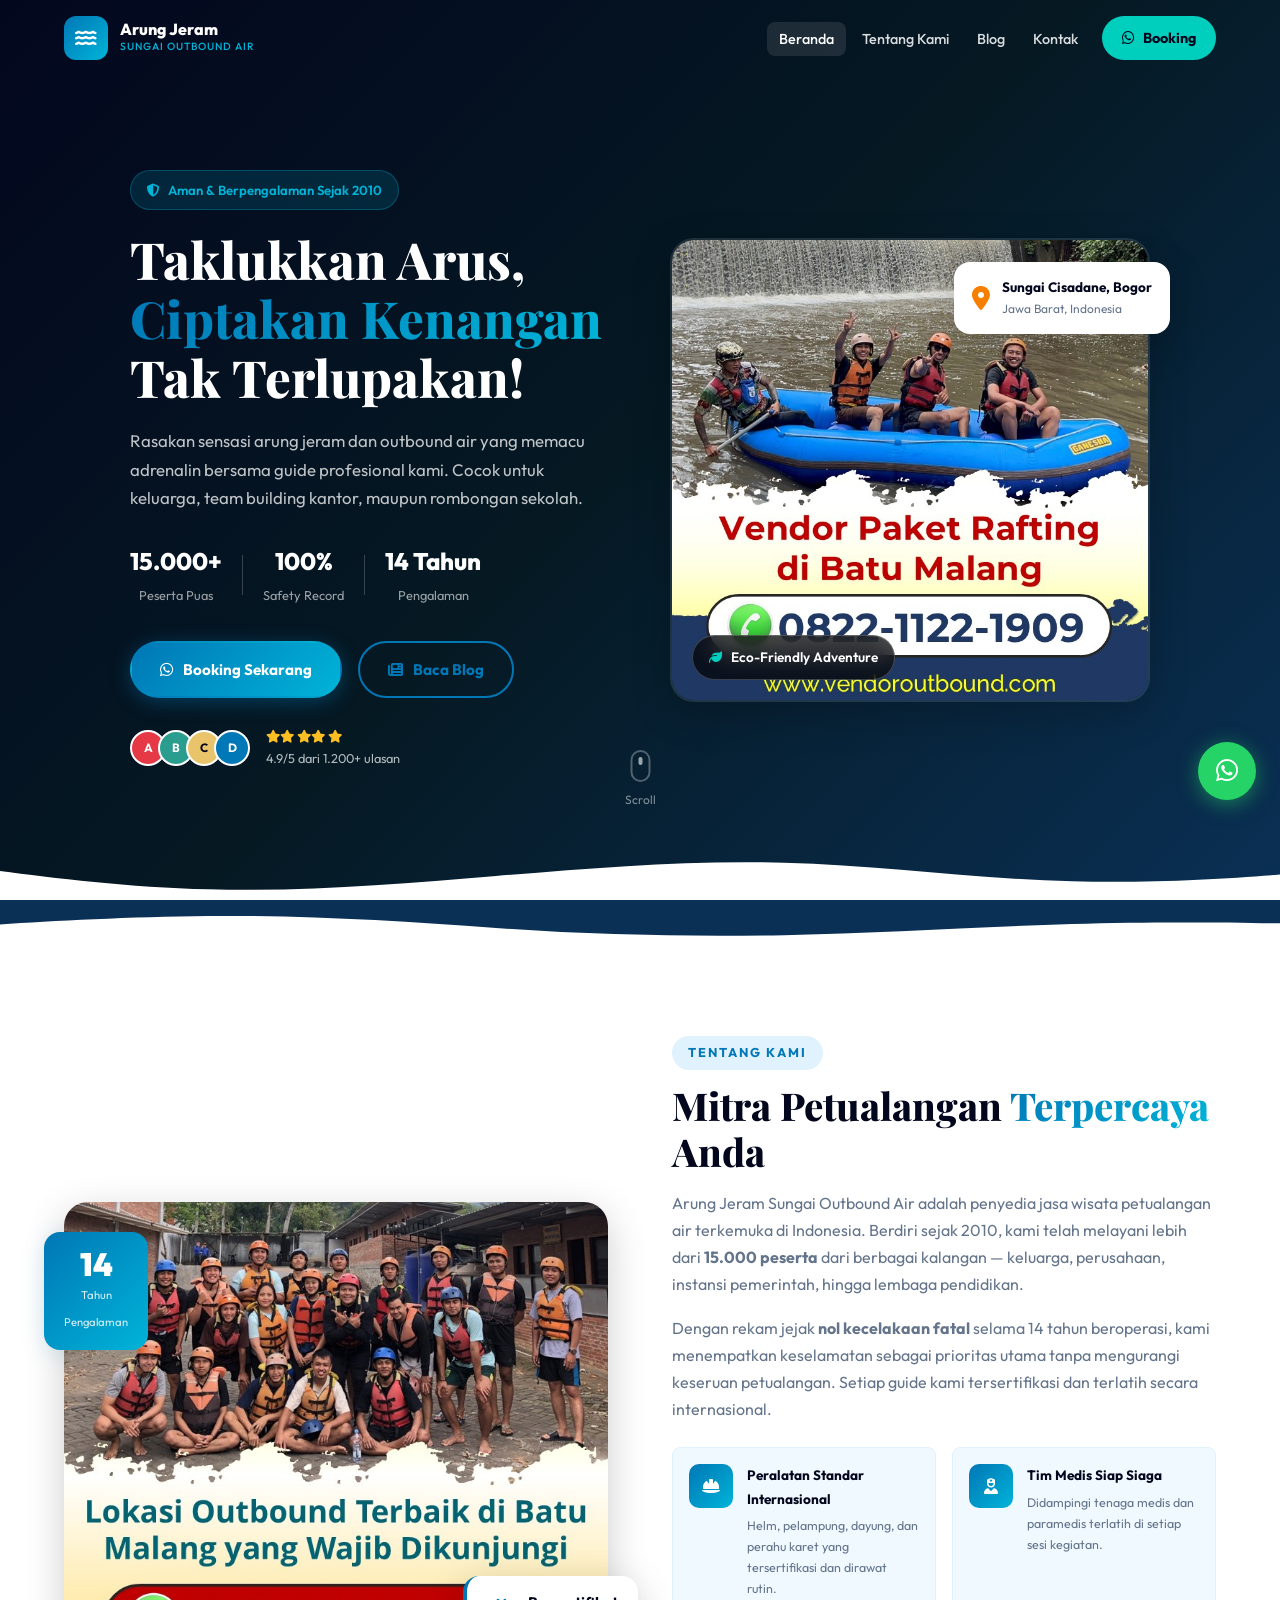
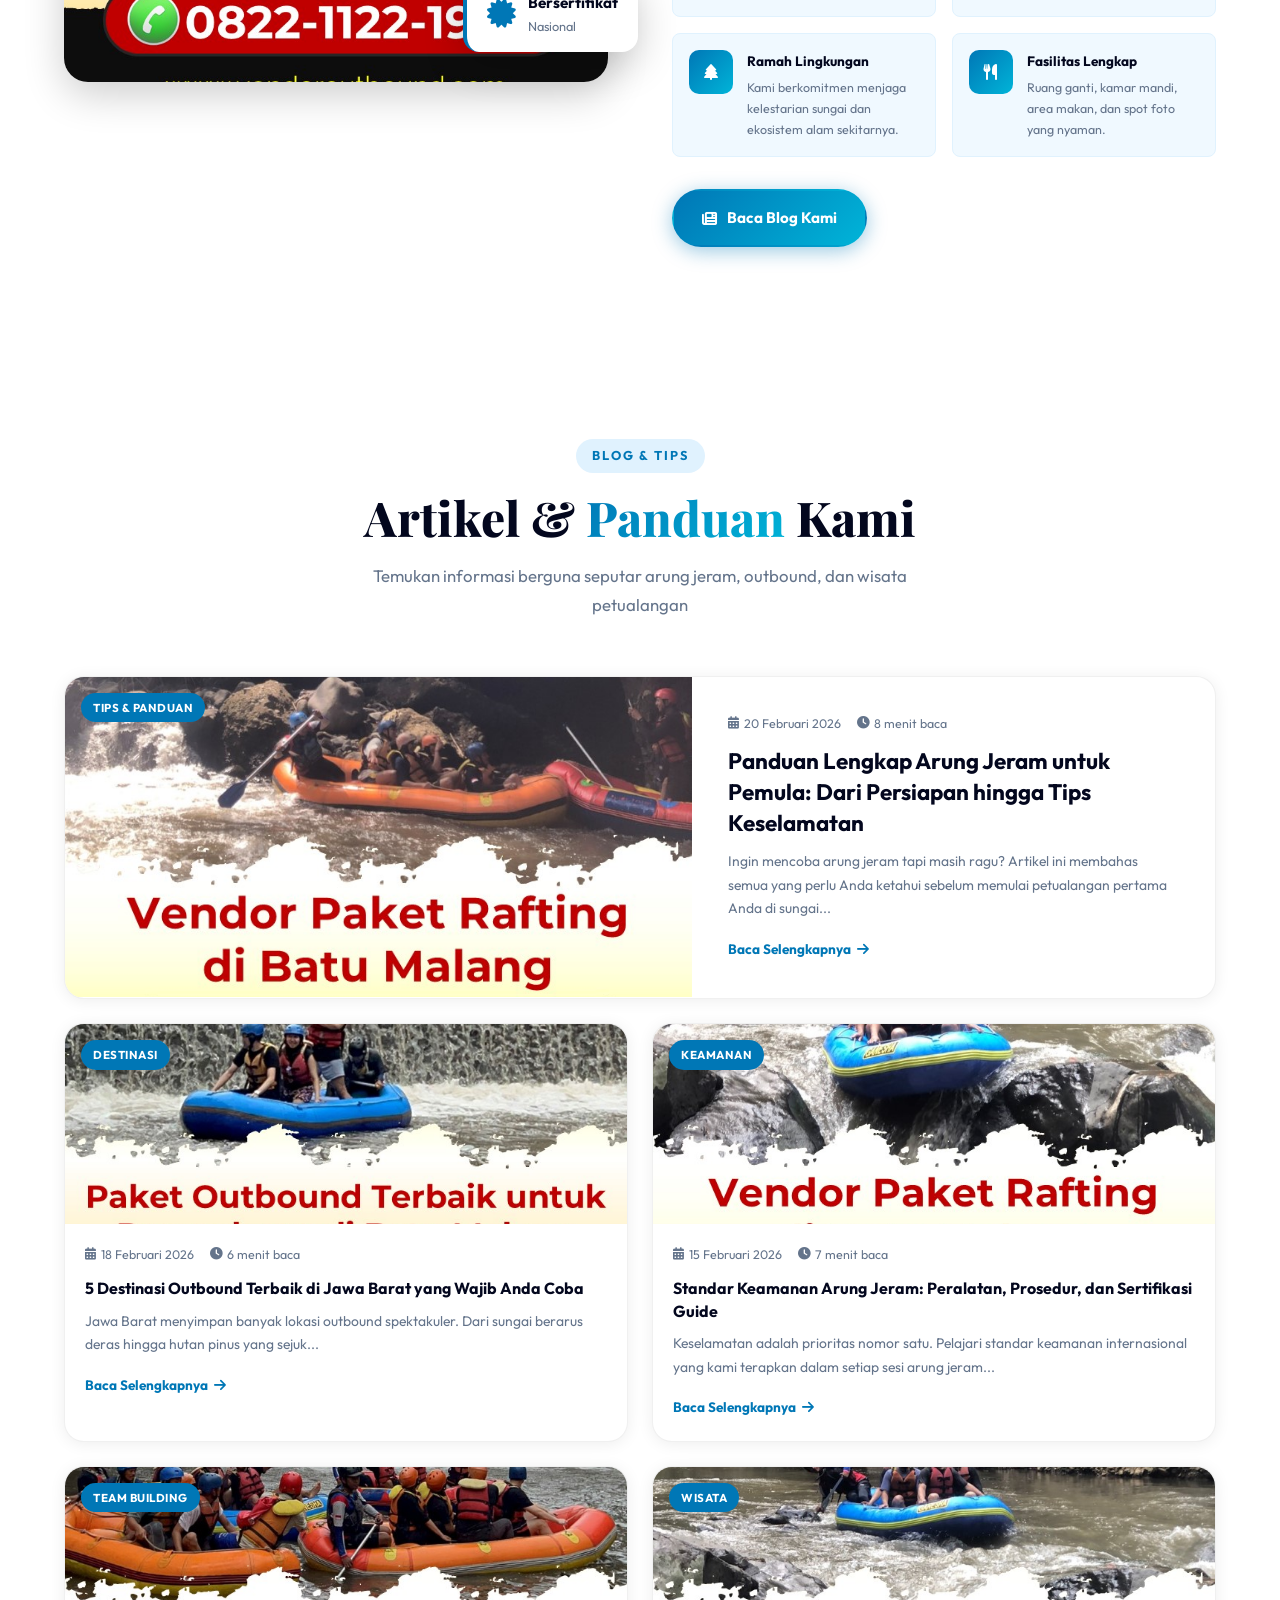
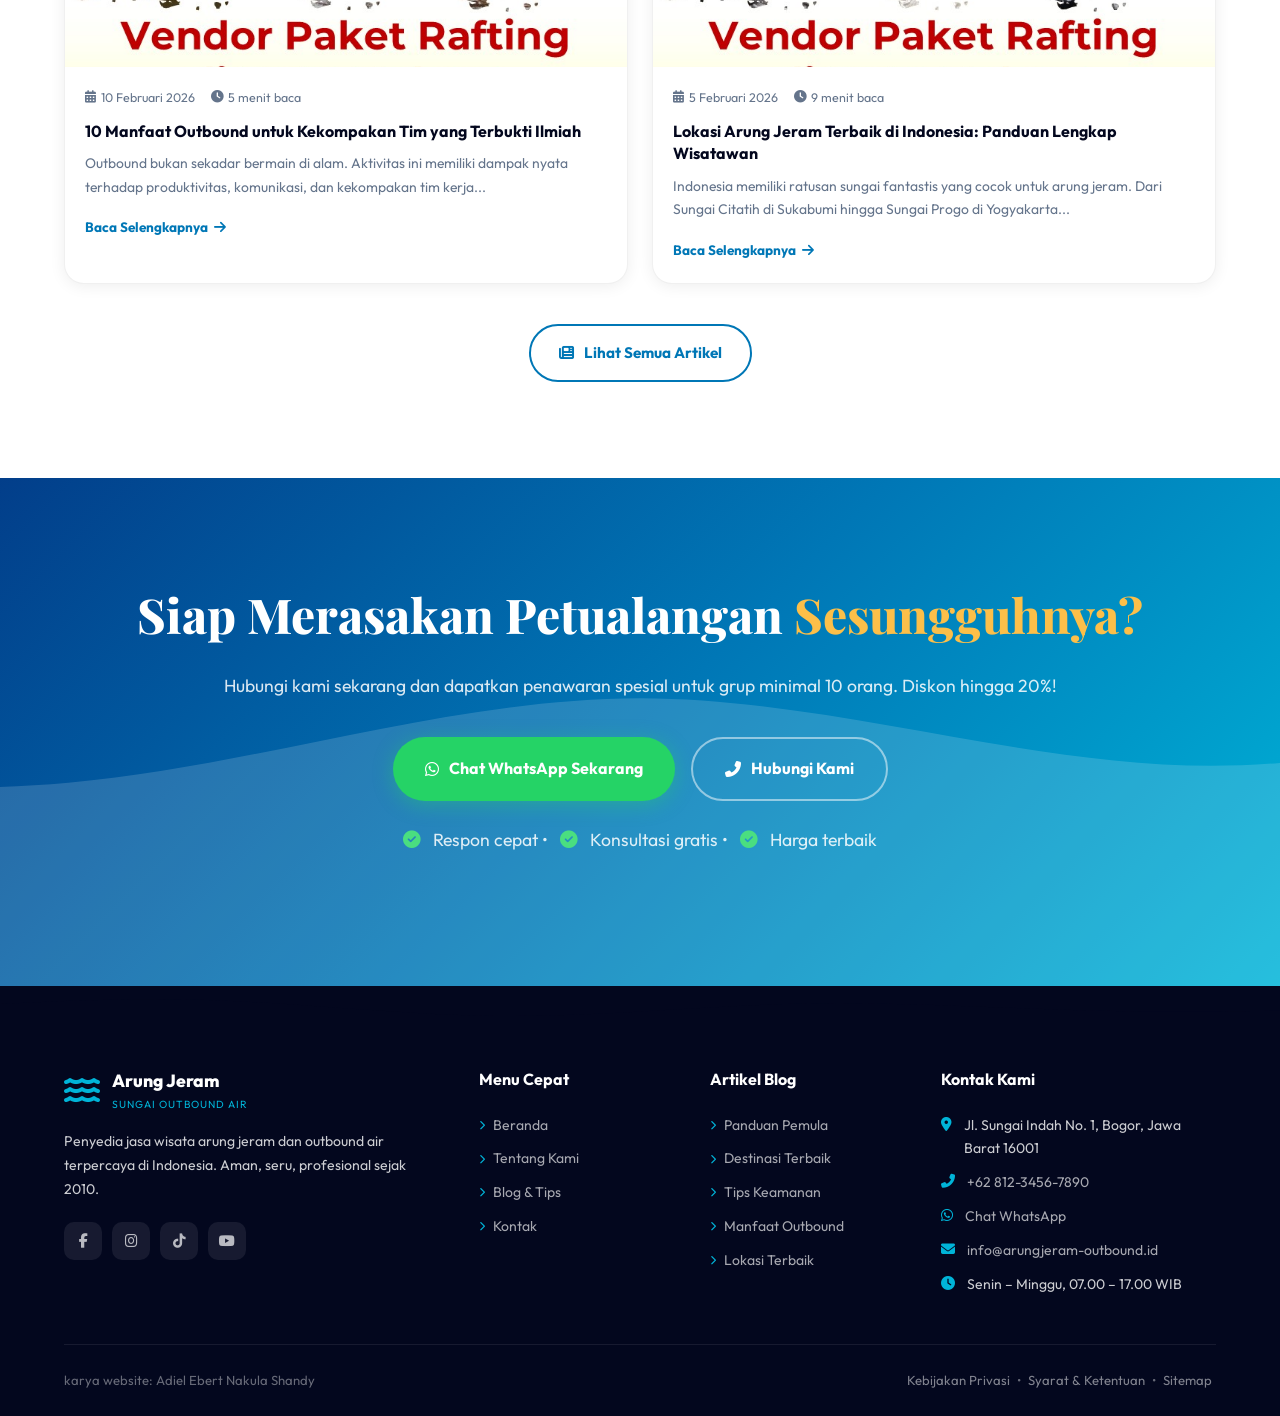
<file: index.html>
<!DOCTYPE html>
<html lang="id">

<head>
  <meta charset="UTF-8" />
  <meta name="viewport" content="width=device-width, initial-scale=1.0" />
  <meta http-equiv="X-UA-Compatible" content="IE=edge" />
  <title>Arung Jeram Sungai Outbound Air | Petualangan Seru &amp; Aman di Alam Terbuka</title>
  <meta name="description"
    content="Arung Jeram Sungai Outbound Air – Paket wisata arung jeram, outbound, dan aktivitas air terbaik. Aman, seru, profesional. Cocok untuk keluarga, kantor &amp; sekolah. Booking sekarang!" />
  <meta name="keywords"
    content="arung jeram, outbound air, wisata arung jeram, rafting indonesia, paket outbound, team building, wisata alam, arung jeram sungai, petualangan air" />
  <meta name="author" content="Arung Jeram Sungai Outbound Air" />
  <meta name="robots" content="index, follow, max-image-preview:large, max-snippet:-1, max-video-preview:-1" />
  <link rel="canonical" href="https://www.arungjeram-outbound.id/" />

  <!-- Open Graph -->
  <meta property="og:type" content="website" />
  <meta property="og:title" content="Arung Jeram Sungai Outbound Air | Petualangan Seru &amp; Aman" />
  <meta property="og:description"
    content="Paket wisata arung jeram, outbound, dan aktivitas air terbaik. Aman, seru, profesional. Cocok untuk keluarga, kantor &amp; sekolah." />
  <meta property="og:url" content="https://www.arungjeram-outbound.id/" />
  <meta property="og:image" content="https://www.arungjeram-outbound.id/images/og-image.jpg" />
  <meta property="og:image:width" content="1200" />
  <meta property="og:image:height" content="630" />
  <meta property="og:locale" content="id_ID" />
  <meta property="og:site_name" content="Arung Jeram Sungai Outbound Air" />

  <!-- Twitter Card -->
  <meta name="twitter:card" content="summary_large_image" />
  <meta name="twitter:title" content="Arung Jeram Sungai Outbound Air | Petualangan Seru &amp; Aman" />
  <meta name="twitter:description" content="Paket wisata arung jeram, outbound, dan aktivitas air terbaik." />
  <meta name="twitter:image" content="https://www.arungjeram-outbound.id/images/og-image.jpg" />

  <!-- Favicon -->
  <link rel="icon" type="image/png" sizes="32x32" href="favicon-32.png" />
  <link rel="icon" type="image/png" sizes="16x16" href="favicon-16.png" />
  <link rel="apple-touch-icon" sizes="180x180" href="apple-touch-icon.png" />
  <link rel="manifest" href="site.webmanifest" />

  <!-- Preconnect -->
  <link rel="preconnect" href="https://fonts.googleapis.com" />
  <link rel="preconnect" href="https://fonts.gstatic.com" crossorigin />
  <link
    href="https://fonts.googleapis.com/css2?family=Outfit:wght@300;400;500;600;700;800;900&family=Playfair+Display:wght@700;800&display=swap"
    rel="stylesheet" />
  <link rel="stylesheet" href="https://cdnjs.cloudflare.com/ajax/libs/font-awesome/6.5.0/css/all.min.css" />

  <!-- Schema Markup -->
  <script type="application/ld+json">
  {
    "@context": "https://schema.org",
    "@type": "TouristAttraction",
    "name": "Arung Jeram Sungai Outbound Air",
    "description": "Paket wisata arung jeram dan outbound air terbaik. Aman, seru, profesional untuk keluarga, kantor, dan sekolah.",
    "url": "https://www.arungjeram-outbound.id",
    "telephone": "+62-812-3456-7890",
    "address": {
      "@type": "PostalAddress",
      "streetAddress": "Jl. Sungai Indah No. 1",
      "addressLocality": "Bogor",
      "addressRegion": "Jawa Barat",
      "postalCode": "16001",
      "addressCountry": "ID"
    },
    "geo": {"@type":"GeoCoordinates","latitude":"-6.5971","longitude":"106.8060"},
    "openingHours": "Mo-Su 07:00-17:00",
    "priceRange": "Rp 150.000 - Rp 500.000",
    "image": "https://www.arungjeram-outbound.id/images/og-image.jpg",
    "sameAs": [
      "https://www.facebook.com/arungjeram.outbound",
      "https://www.instagram.com/arungjeram.outbound"
    ]
  }
  </script>

  <link rel="stylesheet" href="style.css" />
</head>

<body>

  <!-- ===== NAVBAR ===== -->
  <nav class="navbar" id="navbar" role="navigation" aria-label="Navigasi Utama">
    <div class="nav-container">
      <a href="#hero" class="nav-brand" aria-label="Arung Jeram Sungai Outbound Air - Beranda">
        <div class="brand-icon"><i class="fas fa-water" aria-hidden="true"></i></div>
        <div class="brand-text">
          <span class="brand-main">Arung Jeram</span>
          <span class="brand-sub">Sungai Outbound Air</span>
        </div>
      </a>
      <button class="nav-toggle" id="nav-toggle" aria-label="Buka menu navigasi" aria-expanded="false"
        aria-controls="nav-menu">
        <span></span><span></span><span></span>
      </button>
      <ul class="nav-menu" id="nav-menu" role="list">
        <li><a href="#hero" class="nav-link active">Beranda</a></li>
        <li><a href="#about" class="nav-link">Tentang Kami</a></li>
        <li><a href="#blog" class="nav-link">Blog</a></li>
        <li><a href="#contact" class="nav-link">Kontak</a></li>
        <li><a href="https://wa.me/6281234567890?text=Halo%2C%20saya%20ingin%20booking%20paket%20arung%20jeram"
            class="nav-cta" target="_blank" rel="noopener noreferrer" id="nav-wa-btn">
            <i class="fab fa-whatsapp" aria-hidden="true"></i> Booking
          </a></li>
      </ul>
    </div>
  </nav>

  <!-- ===== HERO ===== -->
  <section class="hero" id="hero" aria-label="Hero Section">
    <div class="hero-bg">
      <div class="bubble" style="--size:60px;--left:10%;--delay:0s;--dur:8s"></div>
      <div class="bubble" style="--size:40px;--left:20%;--delay:2s;--dur:10s"></div>
      <div class="bubble" style="--size:80px;--left:50%;--delay:1s;--dur:7s"></div>
      <div class="bubble" style="--size:30px;--left:70%;--delay:3s;--dur:9s"></div>
      <div class="bubble" style="--size:50px;--left:85%;--delay:0.5s;--dur:11s"></div>
      <div class="wave-anim"></div>
    </div>
    <div class="hero-content">
      <div class="hero-left" data-aos="fade-right">
        <div class="hero-badge">
          <i class="fas fa-shield-halved" aria-hidden="true"></i>
          <span>Aman &amp; Berpengalaman Sejak 2010</span>
        </div>
        <h1 class="hero-title">
          Taklukkan Arus,<br />
          <span class="gradient-text">Ciptakan Kenangan</span><br />
          Tak Terlupakan!
        </h1>
        <p class="hero-desc">Rasakan sensasi arung jeram dan outbound air yang memacu adrenalin bersama guide
          profesional kami. Cocok untuk keluarga, team building kantor, maupun rombongan sekolah.</p>
        <div class="hero-stats">
          <div class="stat-item">
            <strong>15.000+</strong>
            <span>Peserta Puas</span>
          </div>
          <div class="stat-divider" aria-hidden="true"></div>
          <div class="stat-item">
            <strong>100%</strong>
            <span>Safety Record</span>
          </div>
          <div class="stat-divider" aria-hidden="true"></div>
          <div class="stat-item">
            <strong>14 Tahun</strong>
            <span>Pengalaman</span>
          </div>
        </div>
        <div class="hero-buttons">
          <a href="https://wa.me/6281234567890?text=Halo%2C%20saya%20ingin%20informasi%20paket%20arung%20jeram"
            class="btn-primary" target="_blank" rel="noopener noreferrer" id="hero-cta-wa">
            <i class="fab fa-whatsapp" aria-hidden="true"></i> Booking Sekarang
          </a>
          <a href="#blog" class="btn-secondary" id="hero-cta-blog">
            <i class="fas fa-newspaper" aria-hidden="true"></i> Baca Blog
          </a>
        </div>
        <div class="hero-trust">
          <div class="trust-avatars" aria-label="Testimoni pelanggan">
            <div class="avatar av1" aria-hidden="true">A</div>
            <div class="avatar av2" aria-hidden="true">B</div>
            <div class="avatar av3" aria-hidden="true">C</div>
            <div class="avatar av4" aria-hidden="true">D</div>
          </div>
          <div class="trust-text">
            <div class="stars" aria-label="Rating 5 bintang">
              <i class="fas fa-star" aria-hidden="true"></i><i class="fas fa-star" aria-hidden="true"></i>
              <i class="fas fa-star" aria-hidden="true"></i><i class="fas fa-star" aria-hidden="true"></i>
              <i class="fas fa-star" aria-hidden="true"></i>
            </div>
            <span>4.9/5 dari 1.200+ ulasan</span>
          </div>
        </div>
      </div>
      <div class="hero-right" data-aos="fade-left">
        <div class="hero-img-card">
          <img src="Slide22.JPG"
            alt="Peserta arung jeram ceria menaklukkan jeram deras dengan perahu karet dan life jacket di Batu Malang"
            width="700" height="500" loading="eager" fetchpriority="high" />
          <div class="hero-img-badge">
            <i class="fas fa-leaf" aria-hidden="true"></i>
            <span>Eco-Friendly Adventure</span>
          </div>
        </div>
        <div class="hero-float-card">
          <i class="fas fa-map-marker-alt" aria-hidden="true"></i>
          <div>
            <strong>Sungai Cisadane, Bogor</strong>
            <span>Jawa Barat, Indonesia</span>
          </div>
        </div>
      </div>
    </div>
    <div class="scroll-indicator" aria-hidden="true">
      <div class="scroll-dot"></div>
      <span>Scroll</span>
    </div>
  </section>

  <!-- ===== ABOUT ===== -->
  <section class="about section" id="about" aria-label="Tentang Kami">
    <div class="wave-top" aria-hidden="true"></div>
    <div class="container">
      <div class="about-grid">
        <div class="about-img-wrap" data-aos="fade-right">
          <img src="Slide76.JPG"
            alt="Tim profesional Arung Jeram Sungai Outbound Air lengkap dengan perlengkapan safety siap memandu petualangan Anda"
            width="600" height="450" loading="lazy" />
          <div class="about-badge-float">
            <div class="about-badge-item">
              <i class="fas fa-certificate" aria-hidden="true"></i>
              <div><strong>Bersertifikat</strong><span>Nasional</span></div>
            </div>
          </div>
          <div class="about-exp-tag">
            <span class="exp-num">14</span>
            <span class="exp-label">Tahun<br />Pengalaman</span>
          </div>
        </div>
        <div class="about-content" data-aos="fade-left">
          <div class="section-label">Tentang Kami</div>
          <h2 class="section-title">Mitra Petualangan <span class="gradient-text">Terpercaya</span> Anda</h2>
          <p>Arung Jeram Sungai Outbound Air adalah penyedia jasa wisata petualangan air terkemuka di Indonesia. Berdiri
            sejak 2010, kami telah melayani lebih dari <strong>15.000 peserta</strong> dari berbagai kalangan —
            keluarga, perusahaan, instansi pemerintah, hingga lembaga pendidikan.</p>
          <p>Dengan rekam jejak <strong>nol kecelakaan fatal</strong> selama 14 tahun beroperasi, kami menempatkan
            keselamatan sebagai prioritas utama tanpa mengurangi keseruan petualangan. Setiap guide kami tersertifikasi
            dan terlatih secara internasional.</p>
          <div class="about-features">
            <div class="feature-item">
              <div class="feature-icon"><i class="fas fa-hard-hat" aria-hidden="true"></i></div>
              <div>
                <strong>Peralatan Standar Internasional</strong>
                <p>Helm, pelampung, dayung, dan perahu karet yang tersertifikasi dan dirawat rutin.</p>
              </div>
            </div>
            <div class="feature-item">
              <div class="feature-icon"><i class="fas fa-user-nurse" aria-hidden="true"></i></div>
              <div>
                <strong>Tim Medis Siap Siaga</strong>
                <p>Didampingi tenaga medis dan paramedis terlatih di setiap sesi kegiatan.</p>
              </div>
            </div>
            <div class="feature-item">
              <div class="feature-icon"><i class="fas fa-tree" aria-hidden="true"></i></div>
              <div>
                <strong>Ramah Lingkungan</strong>
                <p>Kami berkomitmen menjaga kelestarian sungai dan ekosistem alam sekitarnya.</p>
              </div>
            </div>
            <div class="feature-item">
              <div class="feature-icon"><i class="fas fa-utensils" aria-hidden="true"></i></div>
              <div>
                <strong>Fasilitas Lengkap</strong>
                <p>Ruang ganti, kamar mandi, area makan, dan spot foto yang nyaman.</p>
              </div>
            </div>
          </div>
          <a href="#blog" class="btn-primary" id="about-cta-btn">
            <i class="fas fa-newspaper" aria-hidden="true"></i> Baca Blog Kami
          </a>
        </div>
      </div>
    </div>
  </section>

  <!-- ===== BLOG ===== -->
  <section class="blog section" id="blog" aria-label="Blog dan Artikel">
    <div class="container">
      <div class="section-header" data-aos="fade-up">
        <div class="section-label">Blog &amp; Tips</div>
        <h2 class="section-title">Artikel &amp; <span class="gradient-text">Panduan</span> Kami</h2>
        <p class="section-desc">Temukan informasi berguna seputar arung jeram, outbound, dan wisata petualangan</p>
      </div>
      <div class="blog-grid">
        <article class="blog-card blog-card-featured" data-aos="fade-up">
          <div class="blog-img">
            <img src="Slide19.JPG" alt="Panduan lengkap arung jeram untuk pemula: tips keselamatan dan persiapan"
              loading="lazy" width="700" height="400" />
            <div class="blog-category">Tips &amp; Panduan</div>
          </div>
          <div class="blog-content">
            <div class="blog-meta">
              <span><i class="fas fa-calendar-alt" aria-hidden="true"></i> 20 Februari 2026</span>
              <span><i class="fas fa-clock" aria-hidden="true"></i> 8 menit baca</span>
            </div>
            <h3><a href="blog/tips-arung-jeram-pemula.html">Panduan Lengkap Arung Jeram untuk Pemula: Dari Persiapan
                hingga Tips Keselamatan</a></h3>
            <p>Ingin mencoba arung jeram tapi masih ragu? Artikel ini membahas semua yang perlu Anda ketahui sebelum
              memulai petualangan pertama Anda di sungai...</p>
            <a href="blog/tips-arung-jeram-pemula.html" class="blog-read-more"
              aria-label="Baca selengkapnya: Panduan Arung Jeram untuk Pemula">Baca Selengkapnya <i
                class="fas fa-arrow-right" aria-hidden="true"></i></a>
          </div>
        </article>

        <article class="blog-card" data-aos="fade-up" data-aos-delay="100">
          <div class="blog-img">
            <img src="Slide51.JPG"
              alt="5 destinasi outbound terbaik: aktivitas arung jeram seru bersama tim di Batu Malang" loading="lazy"
              width="500" height="280" />
            <div class="blog-category">Destinasi</div>
          </div>
          <div class="blog-content">
            <div class="blog-meta">
              <span><i class="fas fa-calendar-alt" aria-hidden="true"></i> 18 Februari 2026</span>
              <span><i class="fas fa-clock" aria-hidden="true"></i> 6 menit baca</span>
            </div>
            <h3><a href="blog/paket-outbound-terbaik.html">5 Destinasi Outbound Terbaik di Jawa Barat yang Wajib Anda
                Coba</a></h3>
            <p>Jawa Barat menyimpan banyak lokasi outbound spektakuler. Dari sungai berarus deras hingga hutan pinus
              yang sejuk...</p>
            <a href="blog/paket-outbound-terbaik.html" class="blog-read-more"
              aria-label="Baca selengkapnya: Destinasi Outbound Terbaik Jawa Barat">Baca Selengkapnya <i
                class="fas fa-arrow-right" aria-hidden="true"></i></a>
          </div>
        </article>

        <article class="blog-card" data-aos="fade-up" data-aos-delay="150">
          <div class="blog-img">
            <img src="Slide25.JPG"
              alt="Standar keamanan arung jeram: peralatan, prosedur, dan sertifikasi guide profesional" loading="lazy"
              width="500" height="280" />
            <div class="blog-category">Keamanan</div>
          </div>
          <div class="blog-content">
            <div class="blog-meta">
              <span><i class="fas fa-calendar-alt" aria-hidden="true"></i> 15 Februari 2026</span>
              <span><i class="fas fa-clock" aria-hidden="true"></i> 7 menit baca</span>
            </div>
            <h3><a href="blog/keamanan-arung-jeram.html">Standar Keamanan Arung Jeram: Peralatan, Prosedur, dan
                Sertifikasi Guide</a></h3>
            <p>Keselamatan adalah prioritas nomor satu. Pelajari standar keamanan internasional yang kami terapkan dalam
              setiap sesi arung jeram...</p>
            <a href="blog/keamanan-arung-jeram.html" class="blog-read-more"
              aria-label="Baca selengkapnya: Standar Keamanan Arung Jeram">Baca Selengkapnya <i
                class="fas fa-arrow-right" aria-hidden="true"></i></a>
          </div>
        </article>

        <article class="blog-card" data-aos="fade-up" data-aos-delay="200">
          <div class="blog-img">
            <img src="Slide24.JPG"
              alt="Manfaat outbound untuk kekompakan tim: aktivitas rafting bersama mempererat kebersamaan"
              loading="lazy" width="500" height="280" />
            <div class="blog-category">Team Building</div>
          </div>
          <div class="blog-content">
            <div class="blog-meta">
              <span><i class="fas fa-calendar-alt" aria-hidden="true"></i> 10 Februari 2026</span>
              <span><i class="fas fa-clock" aria-hidden="true"></i> 5 menit baca</span>
            </div>
            <h3><a href="blog/manfaat-outbound-tim.html">10 Manfaat Outbound untuk Kekompakan Tim yang Terbukti
                Ilmiah</a></h3>
            <p>Outbound bukan sekadar bermain di alam. Aktivitas ini memiliki dampak nyata terhadap produktivitas,
              komunikasi, dan kekompakan tim kerja...</p>
            <a href="blog/manfaat-outbound-tim.html" class="blog-read-more"
              aria-label="Baca selengkapnya: Manfaat Outbound untuk Tim">Baca Selengkapnya <i class="fas fa-arrow-right"
                aria-hidden="true"></i></a>
          </div>
        </article>

        <article class="blog-card" data-aos="fade-up" data-aos-delay="250">
          <div class="blog-img">
            <img src="Slide26.JPG"
              alt="Lokasi arung jeram terbaik di Indonesia: sungai dengan jeram deras melewati hutan tropis"
              loading="lazy" width="500" height="280" />
            <div class="blog-category">Wisata</div>
          </div>
          <div class="blog-content">
            <div class="blog-meta">
              <span><i class="fas fa-calendar-alt" aria-hidden="true"></i> 5 Februari 2026</span>
              <span><i class="fas fa-clock" aria-hidden="true"></i> 9 menit baca</span>
            </div>
            <h3><a href="blog/lokasi-arung-jeram-terbaik.html">Lokasi Arung Jeram Terbaik di Indonesia: Panduan Lengkap
                Wisatawan</a></h3>
            <p>Indonesia memiliki ratusan sungai fantastis yang cocok untuk arung jeram. Dari Sungai Citatih di Sukabumi
              hingga Sungai Progo di Yogyakarta...</p>
            <a href="blog/lokasi-arung-jeram-terbaik.html" class="blog-read-more"
              aria-label="Baca selengkapnya: Lokasi Arung Jeram Terbaik Indonesia">Baca Selengkapnya <i
                class="fas fa-arrow-right" aria-hidden="true"></i></a>
          </div>
        </article>
      </div>
      <div class="blog-load-more" data-aos="fade-up">
        <a href="#blog" class="btn-secondary" id="blog-more-btn">
          <i class="fas fa-newspaper" aria-hidden="true"></i> Lihat Semua Artikel
        </a>
      </div>
    </div>
  </section>

  <!-- ===== CTA BANNER ===== -->
  <section class="cta-banner" aria-label="Call to Action">
    <div class="cta-bg-animation" aria-hidden="true">
      <div class="cta-wave"></div>
    </div>
    <div class="container">
      <div class="cta-content" data-aos="fade-up">
        <h2>Siap Merasakan Petualangan <span>Sesungguhnya?</span></h2>
        <p>Hubungi kami sekarang dan dapatkan penawaran spesial untuk grup minimal 10 orang. Diskon hingga 20%!</p>
        <div class="cta-buttons">
          <a href="https://wa.me/6281234567890?text=Halo%2C%20saya%20ingin%20booking%20paket%20arung%20jeram%20dan%20mendapat%20penawaran%20terbaik"
            class="cta-btn-wa" target="_blank" rel="noopener noreferrer" id="cta-main-wa">
            <i class="fab fa-whatsapp" aria-hidden="true"></i> Chat WhatsApp Sekarang
          </a>
          <a href="tel:+6281234567890" class="cta-btn-call" id="cta-call-btn">
            <i class="fas fa-phone-alt" aria-hidden="true"></i> Hubungi Kami
          </a>
        </div>
        <p class="cta-note"><i class="fas fa-check-circle" aria-hidden="true"></i> Respon cepat &bull; <i
            class="fas fa-check-circle" aria-hidden="true"></i> Konsultasi gratis &bull; <i class="fas fa-check-circle"
            aria-hidden="true"></i> Harga terbaik</p>
      </div>
    </div>
  </section>

  <!-- ===== FOOTER ===== -->
  <footer class="footer" id="contact" role="contentinfo">
    <div class="footer-wave" aria-hidden="true"></div>
    <div class="container">
      <div class="footer-grid">
        <div class="footer-brand">
          <div class="footer-logo">
            <i class="fas fa-water" aria-hidden="true"></i>
            <div>
              <span class="footer-brand-main">Arung Jeram</span>
              <span class="footer-brand-sub">Sungai Outbound Air</span>
            </div>
          </div>
          <p>Penyedia jasa wisata arung jeram dan outbound air terpercaya di Indonesia. Aman, seru, profesional sejak
            2010.</p>
          <div class="footer-social" aria-label="Media sosial kami">
            <a href="https://www.facebook.com/arungjeram.outbound" target="_blank" rel="noopener noreferrer"
              aria-label="Facebook Arung Jeram Sungai Outbound Air" id="footer-fb">
              <i class="fab fa-facebook-f" aria-hidden="true"></i>
            </a>
            <a href="https://www.instagram.com/arungjeram.outbound" target="_blank" rel="noopener noreferrer"
              aria-label="Instagram Arung Jeram Sungai Outbound Air" id="footer-ig">
              <i class="fab fa-instagram" aria-hidden="true"></i>
            </a>
            <a href="https://www.tiktok.com/@arungjeram.outbound" target="_blank" rel="noopener noreferrer"
              aria-label="TikTok Arung Jeram Sungai Outbound Air" id="footer-tiktok">
              <i class="fab fa-tiktok" aria-hidden="true"></i>
            </a>
            <a href="https://www.youtube.com/@arungjeram.outbound" target="_blank" rel="noopener noreferrer"
              aria-label="YouTube Arung Jeram Sungai Outbound Air" id="footer-yt">
              <i class="fab fa-youtube" aria-hidden="true"></i>
            </a>
          </div>
        </div>
        <div class="footer-col">
          <h4>Menu Cepat</h4>
          <ul>
            <li><a href="#hero"><i class="fas fa-chevron-right" aria-hidden="true"></i> Beranda</a></li>
            <li><a href="#about"><i class="fas fa-chevron-right" aria-hidden="true"></i> Tentang Kami</a></li>
            <li><a href="#blog"><i class="fas fa-chevron-right" aria-hidden="true"></i> Blog &amp; Tips</a></li>
            <li><a href="#contact"><i class="fas fa-chevron-right" aria-hidden="true"></i> Kontak</a></li>
          </ul>
        </div>
        <div class="footer-col">
          <h4>Artikel Blog</h4>
          <ul>
            <li><a href="blog/tips-arung-jeram-pemula.html"><i class="fas fa-chevron-right" aria-hidden="true"></i>
                Panduan Pemula</a></li>
            <li><a href="blog/paket-outbound-terbaik.html"><i class="fas fa-chevron-right" aria-hidden="true"></i>
                Destinasi Terbaik</a></li>
            <li><a href="blog/keamanan-arung-jeram.html"><i class="fas fa-chevron-right" aria-hidden="true"></i> Tips
                Keamanan</a></li>
            <li><a href="blog/manfaat-outbound-tim.html"><i class="fas fa-chevron-right" aria-hidden="true"></i> Manfaat
                Outbound</a></li>
            <li><a href="blog/lokasi-arung-jeram-terbaik.html"><i class="fas fa-chevron-right" aria-hidden="true"></i>
                Lokasi Terbaik</a></li>
          </ul>
        </div>
        <div class="footer-col">
          <h4>Kontak Kami</h4>
          <ul class="footer-contact-list">
            <li>
              <i class="fas fa-map-marker-alt" aria-hidden="true"></i>
              <span>Jl. Sungai Indah No. 1, Bogor, Jawa Barat 16001</span>
            </li>
            <li>
              <i class="fas fa-phone-alt" aria-hidden="true"></i>
              <a href="tel:+6281234567890">+62 812-3456-7890</a>
            </li>
            <li>
              <i class="fab fa-whatsapp" aria-hidden="true"></i>
              <a href="https://wa.me/6281234567890" target="_blank" rel="noopener noreferrer">Chat WhatsApp</a>
            </li>
            <li>
              <i class="fas fa-envelope" aria-hidden="true"></i>
              <a href="mailto:info@arungjeram-outbound.id">info@arungjeram-outbound.id</a>
            </li>
            <li>
              <i class="fas fa-clock" aria-hidden="true"></i>
              <span>Senin – Minggu, 07.00 – 17.00 WIB</span>
            </li>
          </ul>
        </div>
      </div>
      <div class="footer-bottom">
        <p>karya website: Adiel Ebert Nakula Shandy</p>
        <p class="footer-bottom-links">
          <a href="#">Kebijakan Privasi</a> &bull;
          <a href="#">Syarat &amp; Ketentuan</a> &bull;
          <a href="sitemap.xml">Sitemap</a>
        </p>
      </div>
    </div>
  </footer>

  <!-- ===== FAB: WhatsApp ===== -->
  <a href="https://wa.me/6281234567890?text=Halo%2C%20saya%20ingin%20informasi%20dan%20booking%20paket" class="fab-wa"
    target="_blank" rel="noopener noreferrer" id="fab-wa-btn" aria-label="Hubungi kami via WhatsApp">
    <i class="fab fa-whatsapp" aria-hidden="true"></i>
    <span class="fab-wa-tooltip">Chat WhatsApp</span>
  </a>

  <!-- ===== FAB: Scroll to Top ===== -->
  <button class="fab-top" id="fab-top-btn" aria-label="Kembali ke atas halaman" style="display:none;">
    <i class="fas fa-chevron-up" aria-hidden="true"></i>
  </button>

  <script src="main.js" defer></script>
</body>

</html>
</file>
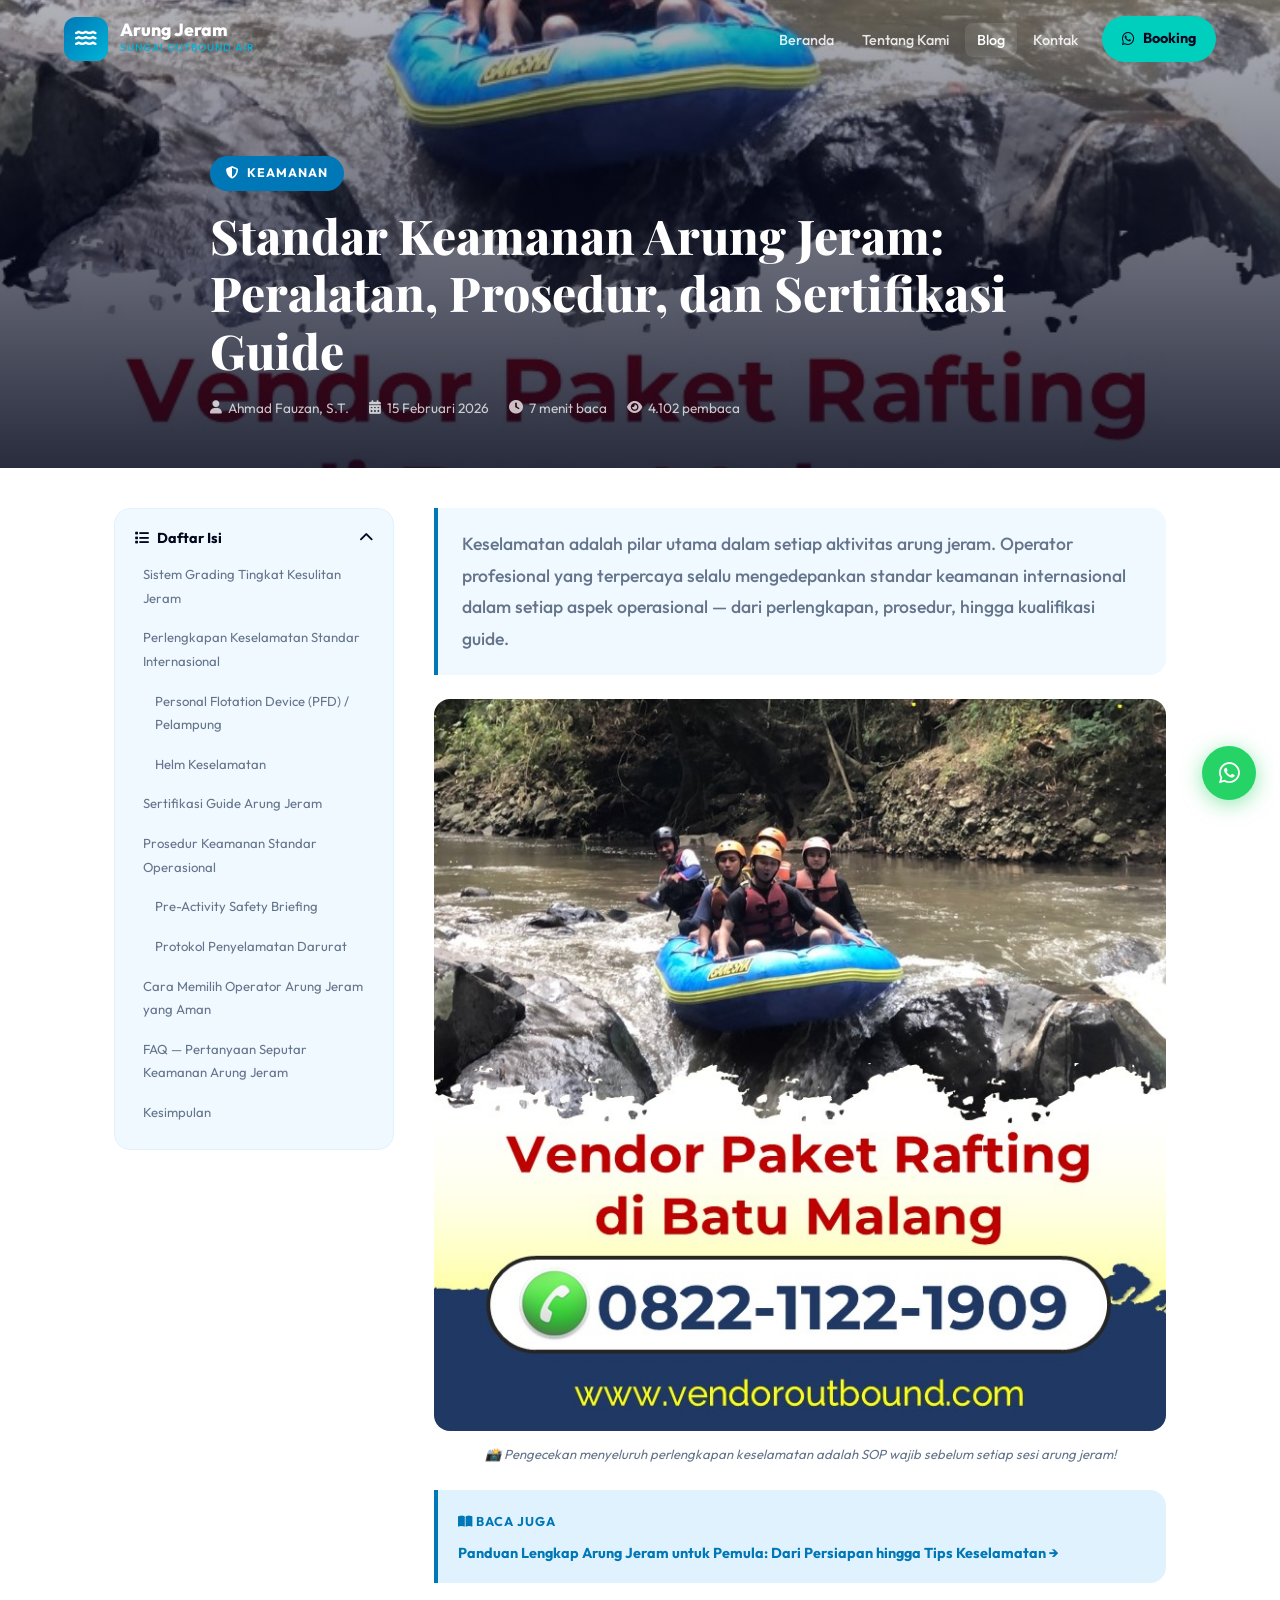
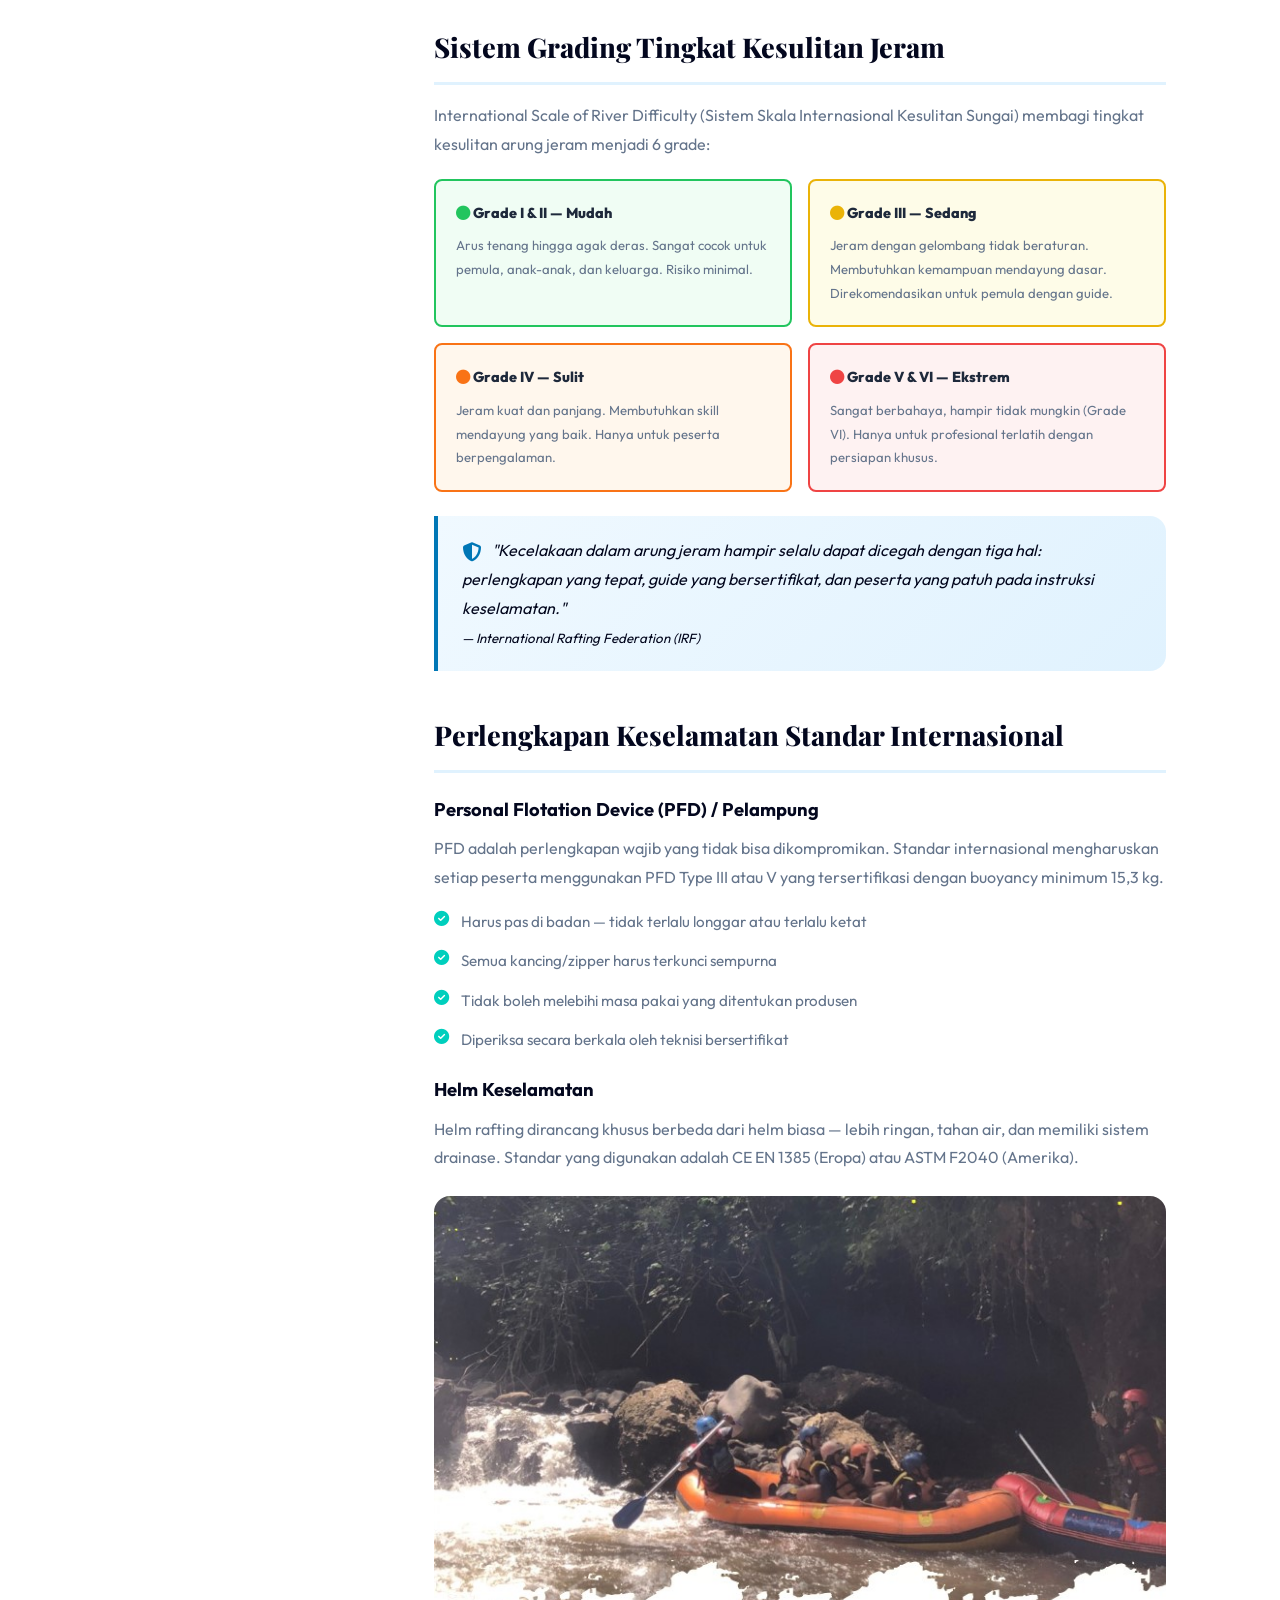
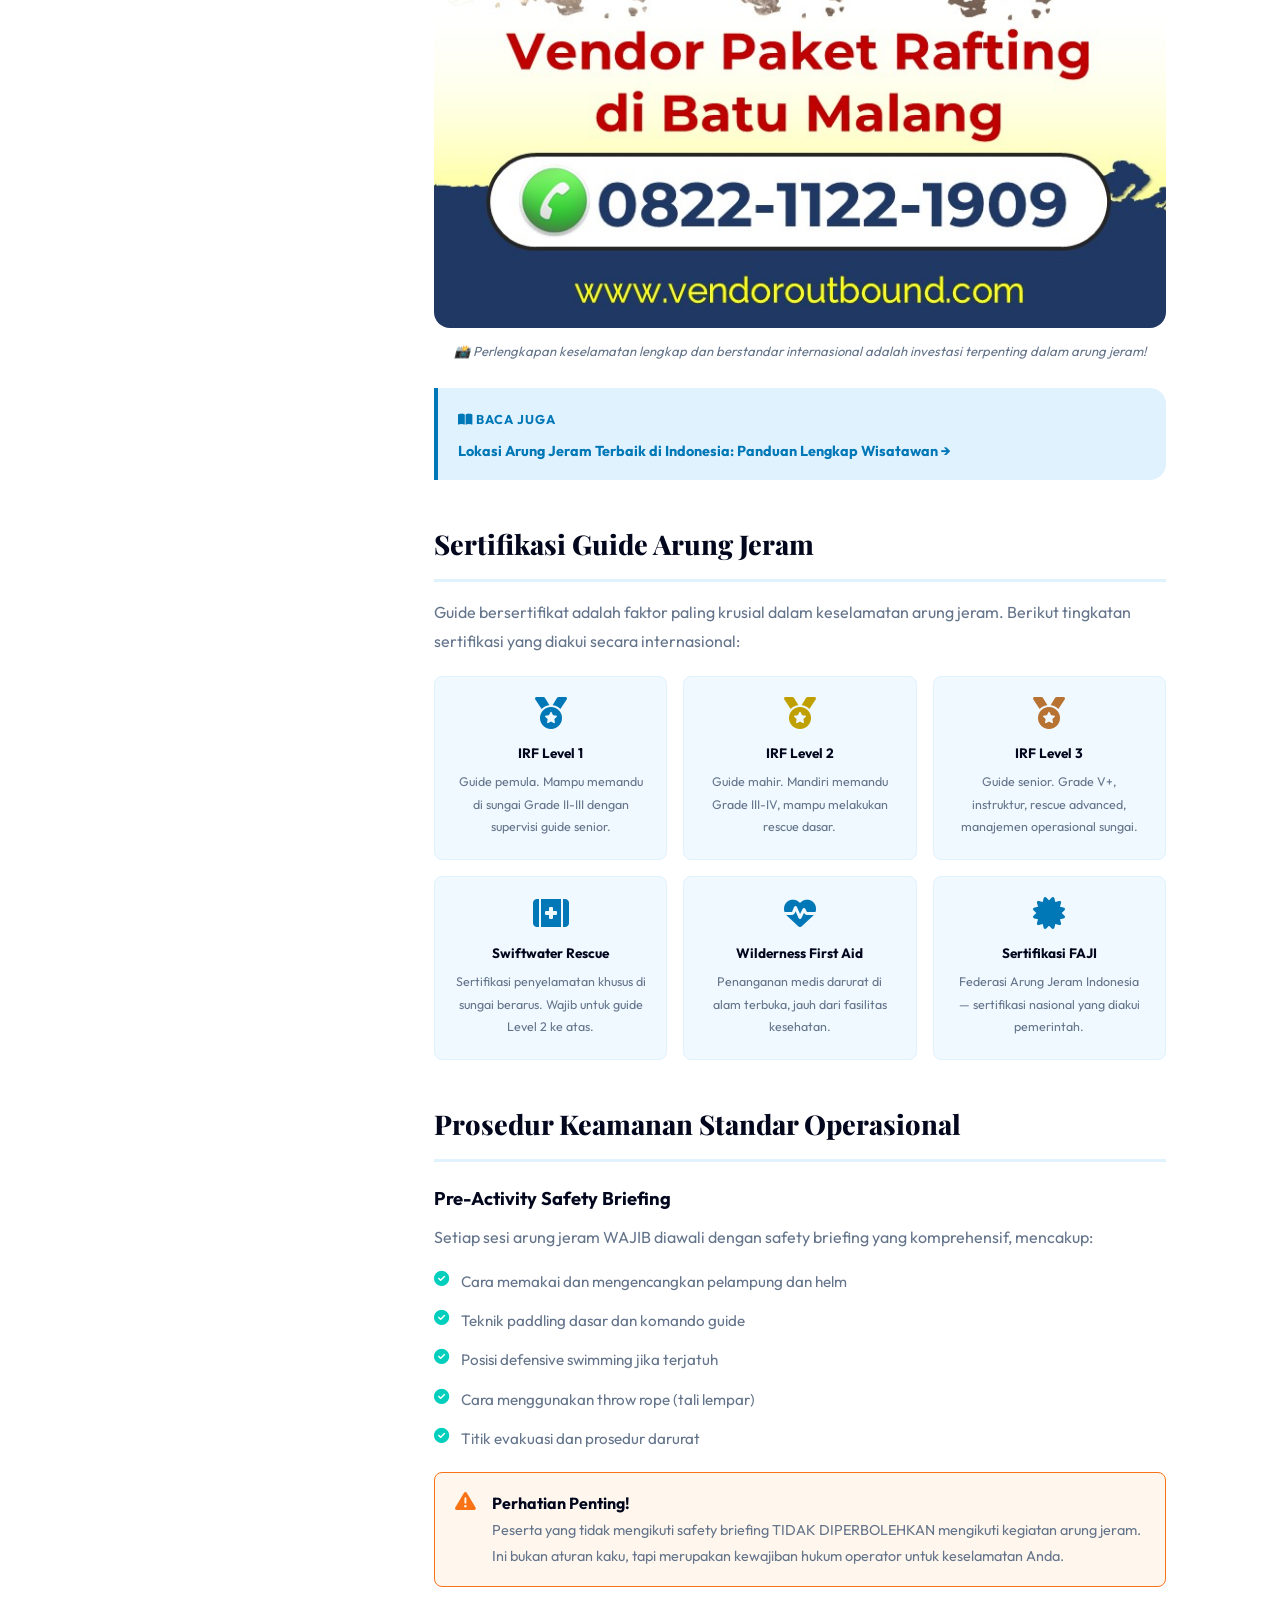
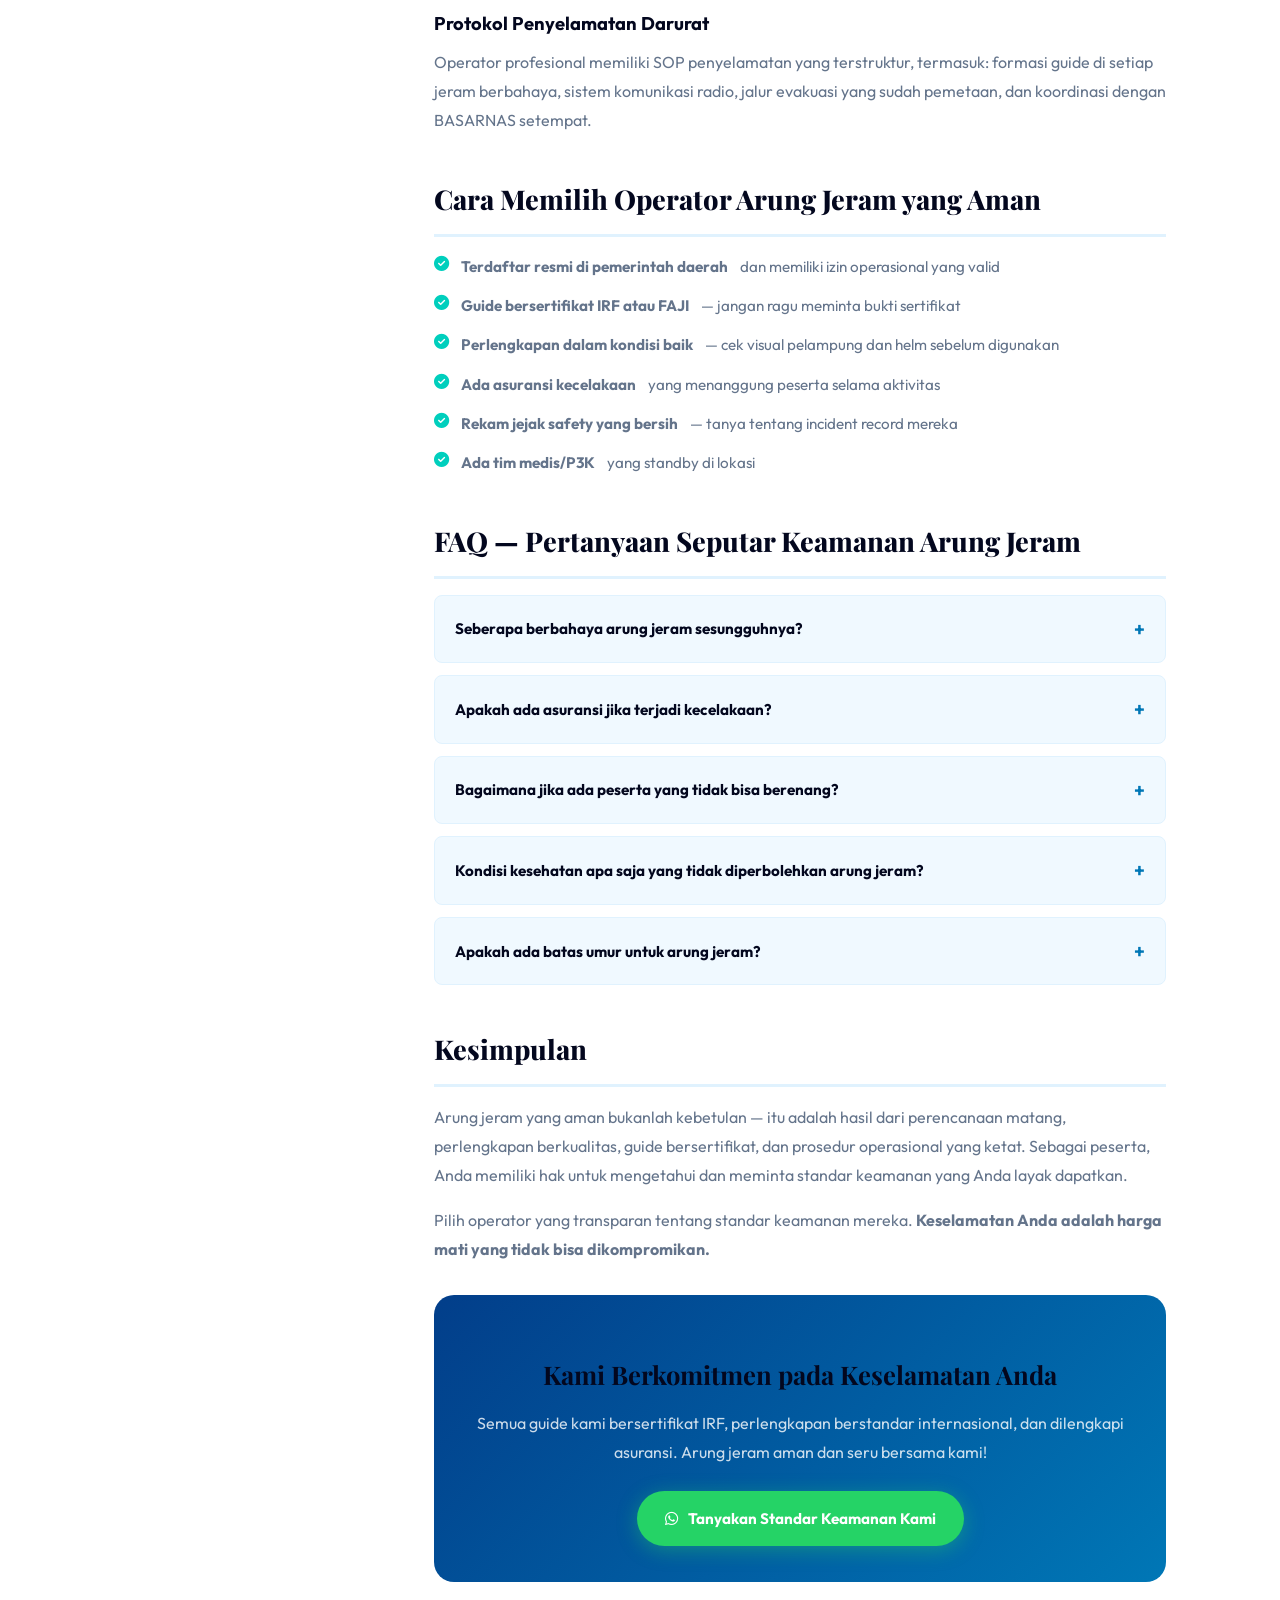
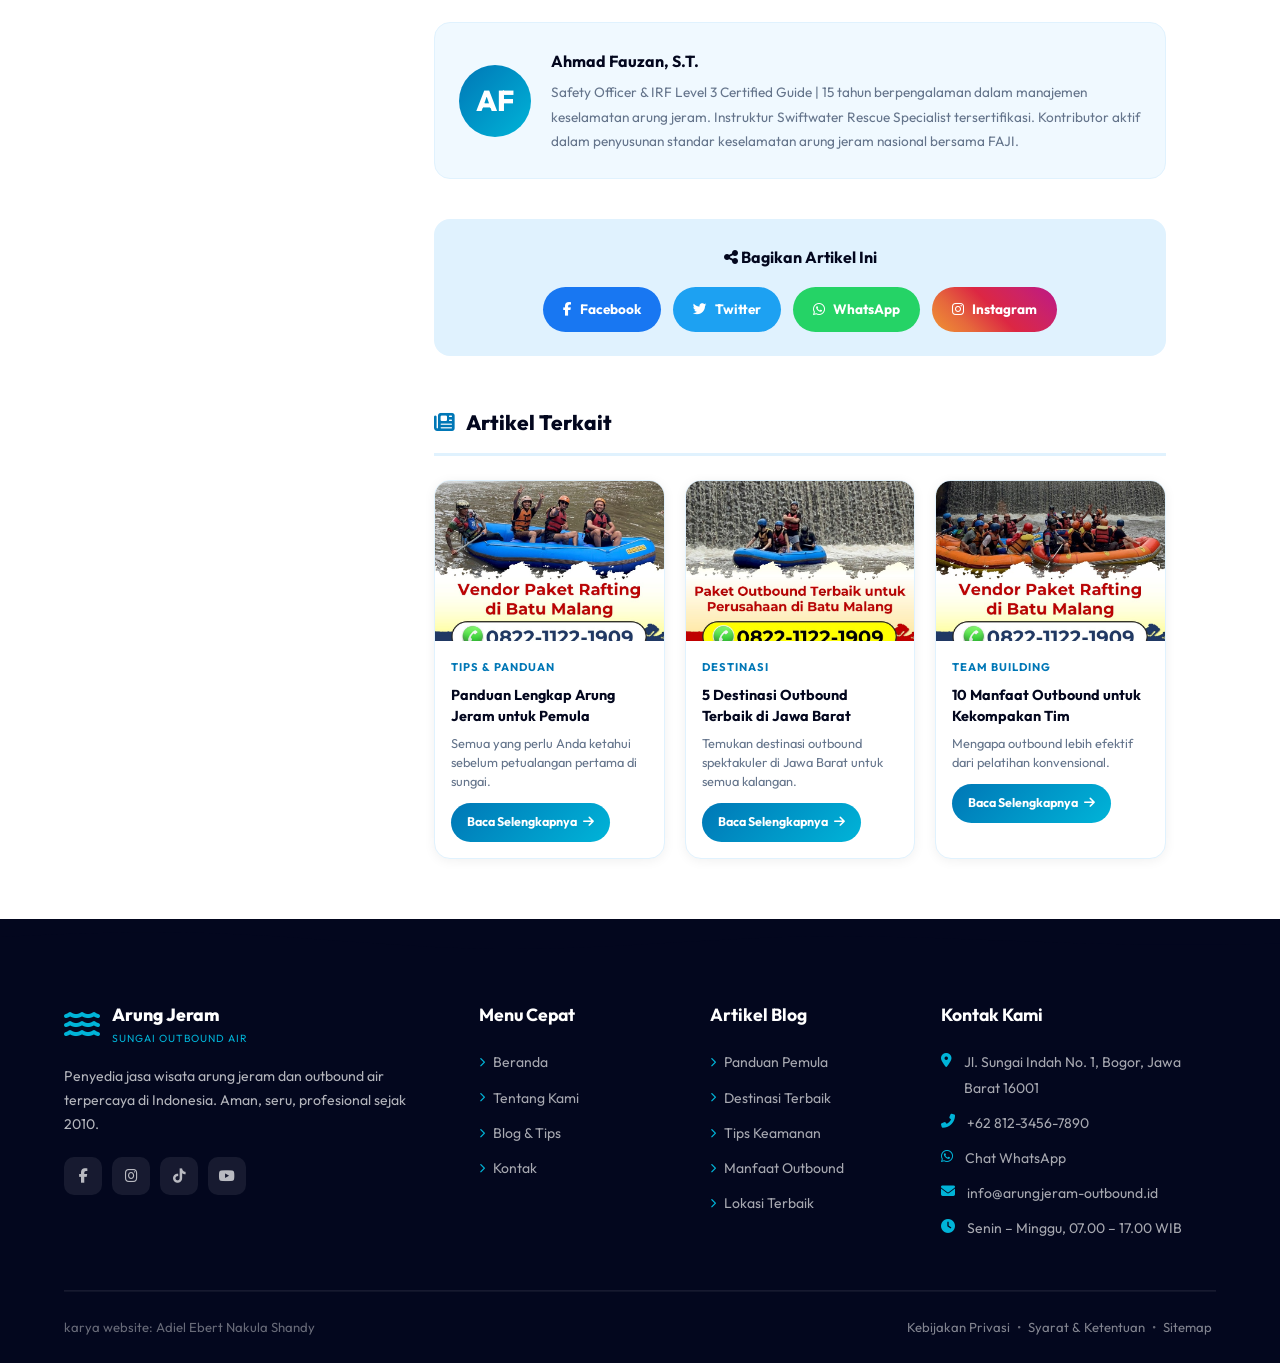
<file: blog/keamanan-arung-jeram.html>
<!DOCTYPE html>
<html lang="id">

<head>
    <meta charset="UTF-8" />
    <meta name="viewport" content="width=device-width, initial-scale=1.0" />
    <title>Standar Keamanan Arung Jeram: Peralatan, Prosedur & Sertifikasi Guide | Arung Jeram Sungai Outbound Air
    </title>
    <meta name="description"
        content="Standar keamanan arung jeram internasional: peralatan wajib, prosedur keselamatan, sertifikasi guide, dan protokol darurat. Panduan lengkap untuk wisata rafting yang aman." />
    <meta name="keywords"
        content="keamanan arung jeram, safety rafting, sertifikasi guide rafting, prosedur keselamatan, perlengkapan rafting aman" />
    <link rel="canonical" href="https://www.arungjeram-outbound.id/blog/keamanan-arung-jeram.html" />
    <meta property="og:title" content="Standar Keamanan Arung Jeram: Peralatan, Prosedur dan Sertifikasi Guide" />
    <meta property="og:image" content="https://images.unsplash.com/photo-1578632767115-351597cf2477?w=1200&q=80" />
    <meta property="og:type" content="article" />
    <meta name="twitter:card" content="summary_large_image" />
    <link rel="preconnect" href="https://fonts.googleapis.com" />
    <link rel="preconnect" href="https://fonts.gstatic.com" crossorigin />
    <link
        href="https://fonts.googleapis.com/css2?family=Outfit:wght@300;400;500;600;700;800;900&family=Playfair+Display:wght@700;800&display=swap"
        rel="stylesheet" />
    <link rel="stylesheet" href="https://cdnjs.cloudflare.com/ajax/libs/font-awesome/6.5.0/css/all.min.css" />
    <link rel="stylesheet" href="../style.css" />
    <link rel="stylesheet" href="../blog-style.css" />

    <style>
        .author-card {
            display: flex;
            align-items: center;
            gap: 20px;
            background: var(--light);
            border: 1px solid var(--light2);
            border-radius: var(--radius);
            padding: 24px;
            margin: 40px 0;
        }

        .author-avatar {
            width: 72px;
            height: 72px;
            border-radius: 50%;
            background: var(--grad1);
            display: flex;
            align-items: center;
            justify-content: center;
            color: #fff;
            font-size: 1.8rem;
            font-weight: 800;
            flex-shrink: 0;
        }

        .author-info h4 {
            font-size: 1rem;
            font-weight: 700;
            color: var(--dark);
            margin-bottom: 4px;
        }

        .author-info p {
            font-size: .85rem;
            color: var(--text-muted);
            margin: 0;
        }

        .share-box {
            background: var(--light2);
            border-radius: var(--radius);
            padding: 24px;
            text-align: center;
            margin: 32px 0;
        }

        .share-box h4 {
            font-size: 1rem;
            font-weight: 700;
            color: var(--dark);
            margin-bottom: 16px;
        }

        .share-buttons {
            display: flex;
            justify-content: center;
            gap: 12px;
            flex-wrap: wrap;
        }

        .share-btn {
            display: inline-flex;
            align-items: center;
            gap: 8px;
            padding: 10px 20px;
            border-radius: 100px;
            font-weight: 700;
            font-size: .85rem;
            cursor: pointer;
            border: none;
            text-decoration: none;
            transition: all .3s ease;
            color: #fff;
        }

        .share-fb {
            background: #1877f2;
        }

        .share-tw {
            background: #1da1f2;
        }

        .share-wa {
            background: #25d366;
        }

        .share-ig {
            background: linear-gradient(45deg, #f09433, #e6683c, #dc2743, #cc2366, #bc1888);
        }

        .related-articles {
            margin-top: 48px;
        }

        .related-articles h3 {
            font-size: 1.3rem;
            font-weight: 800;
            color: var(--dark);
            margin-bottom: 24px;
            border-bottom: 3px solid var(--light2);
            padding-bottom: 12px;
        }

        .related-grid-3 {
            display: grid;
            grid-template-columns: repeat(3, 1fr);
            gap: 20px;
        }

        .related-article-card {
            background: var(--white);
            border: 1px solid var(--light2);
            border-radius: var(--radius);
            overflow: hidden;
            transition: all .3s ease;
            box-shadow: 0 2px 12px rgba(0, 0, 0, .06);
        }

        .related-article-card:hover {
            transform: translateY(-4px);
            box-shadow: var(--shadow-lg);
        }

        .related-article-card img {
            width: 100%;
            height: 160px;
            object-fit: cover;
            border-radius: 0;
            margin: 0;
        }

        .related-article-content {
            padding: 16px;
        }

        .related-article-cat {
            font-size: .7rem;
            font-weight: 700;
            color: var(--primary);
            text-transform: uppercase;
            letter-spacing: 1px;
            margin-bottom: 8px;
            display: block;
        }

        .related-article-content h4 {
            font-size: .9rem;
            font-weight: 700;
            color: var(--dark);
            line-height: 1.4;
            margin-bottom: 8px;
        }

        .related-article-content p {
            font-size: .8rem;
            color: var(--text-muted);
            margin-bottom: 12px;
            line-height: 1.5;
        }

        .btn-read-more {
            display: inline-flex;
            align-items: center;
            gap: 6px;
            background: var(--grad1);
            color: #fff;
            padding: 8px 16px;
            border-radius: 100px;
            font-size: .78rem;
            font-weight: 700;
            transition: all .3s ease;
        }

        .btn-read-more:hover {
            transform: translateY(-2px);
            box-shadow: var(--shadow);
        }

        .img-caption {
            text-align: center;
            font-size: .82rem;
            color: var(--text-muted);
            font-style: italic;
            margin-top: -12px;
            margin-bottom: 24px;
        }

        .gif-promo {
            width: 100%;
            max-width: 600px;
            margin: 32px auto;
            border-radius: var(--radius);
            overflow: hidden;
            box-shadow: var(--shadow-lg);
            display: block;
        }

        .safety-level {
            display: grid;
            grid-template-columns: repeat(2, 1fr);
            gap: 16px;
            margin: 20px 0;
        }

        .safety-item {
            padding: 20px;
            border-radius: var(--radius-sm);
            border: 2px solid;
        }

        .safety-green {
            background: #f0fdf4;
            border-color: #22c55e;
        }

        .safety-yellow {
            background: #fefce8;
            border-color: #eab308;
        }

        .safety-orange {
            background: #fff7ed;
            border-color: #f97316;
        }

        .safety-red {
            background: #fef2f2;
            border-color: #ef4444;
        }

        .safety-item h4 {
            font-weight: 800;
            font-size: .9rem;
            margin-bottom: 8px;
        }

        .safety-item p {
            font-size: .82rem;
            color: var(--text-muted);
            margin: 0;
        }

        .cert-grid {
            display: grid;
            grid-template-columns: repeat(3, 1fr);
            gap: 16px;
            margin: 20px 0;
        }

        .cert-card {
            background: var(--light);
            border: 1px solid var(--light2);
            border-radius: var(--radius-sm);
            padding: 20px;
            text-align: center;
        }

        .cert-card i {
            font-size: 2rem;
            color: var(--primary);
            margin-bottom: 12px;
            display: block;
        }

        .cert-card h4 {
            font-size: .85rem;
            font-weight: 700;
            color: var(--dark);
            margin-bottom: 6px;
        }

        .cert-card p {
            font-size: .78rem;
            color: var(--text-muted);
            margin: 0;
        }

        @media(max-width:768px) {

            .related-grid-3,
            .safety-level,
            .cert-grid {
                grid-template-columns: 1fr;
            }

            .author-card {
                flex-direction: column;
                text-align: center;
            }
        }
    </style>
</head>

<body>
    <!-- ===== NAVBAR ===== -->
    <nav class="navbar" id="navbar" role="navigation" aria-label="Navigasi Utama">
        <div class="nav-container">
            <a href="../index.html" class="nav-brand" aria-label="Arung Jeram Sungai Outbound Air - Beranda">
                <div class="brand-icon"><i class="fas fa-water" aria-hidden="true"></i></div>
                <div class="brand-text">
                    <span class="brand-main">Arung Jeram</span>
                    <span class="brand-sub">Sungai Outbound Air</span>
                </div>
            </a>
            <button class="nav-toggle" id="nav-toggle" aria-label="Buka menu navigasi" aria-expanded="false"
                aria-controls="nav-menu">
                <span></span><span></span><span></span>
            </button>
            <ul class="nav-menu" id="nav-menu" role="list">
                <li><a href="../index.html" class="nav-link">Beranda</a></li>
                <li><a href="../index.html#about" class="nav-link">Tentang Kami</a></li>
                <li><a href="../index.html#blog" class="nav-link active">Blog</a></li>
                <li><a href="../index.html#contact" class="nav-link">Kontak</a></li>
                <li><a href="https://wa.me/6281234567890?text=Halo%2C%20saya%20ingin%20booking%20paket%20arung%20jeram"
                        class="nav-cta" target="_blank" rel="noopener noreferrer" id="nav-wa-btn">
                        <i class="fab fa-whatsapp" aria-hidden="true"></i> Booking
                    </a></li>
            </ul>
        </div>
    </nav>

    <div class="blog-hero"
        style="background: linear-gradient(to bottom, rgba(3,7,30,.3) 0%, rgba(3,7,30,.85) 100%), url('../Slide25.JPG') center/cover no-repeat;">
        <div class="blog-hero-content">
            <div class="blog-cat-badge"><i class="fas fa-shield-halved"></i> Keamanan</div>
            <h1>Standar Keamanan Arung Jeram: Peralatan, Prosedur, dan Sertifikasi Guide</h1>
            <div class="blog-meta-bar">
                <span><i class="fas fa-user"></i> Ahmad Fauzan, S.T.</span>
                <span><i class="fas fa-calendar-alt"></i> 15 Februari 2026</span>
                <span><i class="fas fa-clock"></i> 7 menit baca</span>
                <span><i class="fas fa-eye"></i> 4.102 pembaca</span>
            </div>
        </div>
    </div>

    <div class="blog-body-wrap">
        <aside class="blog-toc" id="blog-toc">
            <button class="toc-toggle" id="toc-toggle" aria-expanded="true" aria-controls="toc-list">
                <i class="fas fa-list"></i> Daftar Isi
                <i class="fas fa-chevron-up" id="toc-chevron"></i>
            </button>
            <ul class="toc-list" id="toc-list"></ul>
        </aside>

        <main class="blog-main" id="blog-content">
            <p class="blog-intro">Keselamatan adalah pilar utama dalam setiap aktivitas arung jeram. Operator
                profesional yang terpercaya selalu mengedepankan standar keamanan internasional dalam setiap aspek
                operasional — dari perlengkapan, prosedur, hingga kualifikasi guide.</p>

            <figure>
                <img src="../Slide25.JPG"
                    alt="Perahu arung jeram melewati jeram bebatuan dengan guide bersertifikat yang terampil memandu"
                    loading="lazy" />
                <figcaption class="img-caption">📸 Pengecekan menyeluruh perlengkapan keselamatan adalah SOP wajib
                    sebelum setiap sesi arung jeram!</figcaption>
            </figure>

            <div
                style="background:var(--light2);border-left:4px solid var(--primary);padding:16px 20px;border-radius:0 var(--radius) var(--radius) 0;margin:24px 0;">
                <strong style="color:var(--primary);font-size:.8rem;text-transform:uppercase;letter-spacing:1px;"><i
                        class="fas fa-book-open"></i> Baca Juga</strong>
                <p style="margin:6px 0 0;font-size:.9rem;"><a href="tips-arung-jeram-pemula.html"
                        style="color:var(--primary);font-weight:700;">Panduan Lengkap Arung Jeram untuk Pemula: Dari
                        Persiapan hingga Tips Keselamatan →</a></p>
            </div>

            <h2 id="sistem-grading">Sistem Grading Tingkat Kesulitan Jeram</h2>
            <p>International Scale of River Difficulty (Sistem Skala Internasional Kesulitan Sungai) membagi tingkat
                kesulitan arung jeram menjadi 6 grade:</p>
            <div class="safety-level">
                <div class="safety-item safety-green">
                    <h4><i class="fas fa-circle" style="color:#22c55e"></i> Grade I & II — Mudah</h4>
                    <p>Arus tenang hingga agak deras. Sangat cocok untuk pemula, anak-anak, dan keluarga. Risiko
                        minimal.</p>
                </div>
                <div class="safety-item safety-yellow">
                    <h4><i class="fas fa-circle" style="color:#eab308"></i> Grade III — Sedang</h4>
                    <p>Jeram dengan gelombang tidak beraturan. Membutuhkan kemampuan mendayung dasar. Direkomendasikan
                        untuk pemula dengan guide.</p>
                </div>
                <div class="safety-item safety-orange">
                    <h4><i class="fas fa-circle" style="color:#f97316"></i> Grade IV — Sulit</h4>
                    <p>Jeram kuat dan panjang. Membutuhkan skill mendayung yang baik. Hanya untuk peserta berpengalaman.
                    </p>
                </div>
                <div class="safety-item safety-red">
                    <h4><i class="fas fa-circle" style="color:#ef4444"></i> Grade V & VI — Ekstrem</h4>
                    <p>Sangat berbahaya, hampir tidak mungkin (Grade VI). Hanya untuk profesional terlatih dengan
                        persiapan khusus.</p>
                </div>
            </div>

            <blockquote>
                <i class="fas fa-shield-halved"></i>
                "Kecelakaan dalam arung jeram hampir selalu dapat dicegah dengan tiga hal: perlengkapan yang tepat,
                guide yang bersertifikat, dan peserta yang patuh pada instruksi keselamatan."
                <br><small>— International Rafting Federation (IRF)</small>
            </blockquote>

            <h2 id="perlengkapan-safety">Perlengkapan Keselamatan Standar Internasional</h2>
            <h3 id="pfd">Personal Flotation Device (PFD) / Pelampung</h3>
            <p>PFD adalah perlengkapan wajib yang tidak bisa dikompromikan. Standar internasional mengharuskan setiap
                peserta menggunakan PFD Type III atau V yang tersertifikasi dengan buoyancy minimum 15,3 kg.</p>
            <ul class="blog-list">
                <li><i class="fas fa-check-circle"></i> Harus pas di badan — tidak terlalu longgar atau terlalu ketat
                </li>
                <li><i class="fas fa-check-circle"></i> Semua kancing/zipper harus terkunci sempurna</li>
                <li><i class="fas fa-check-circle"></i> Tidak boleh melebihi masa pakai yang ditentukan produsen</li>
                <li><i class="fas fa-check-circle"></i> Diperiksa secara berkala oleh teknisi bersertifikat</li>
            </ul>

            <h3 id="helm">Helm Keselamatan</h3>
            <p>Helm rafting dirancang khusus berbeda dari helm biasa — lebih ringan, tahan air, dan memiliki sistem
                drainase. Standar yang digunakan adalah CE EN 1385 (Eropa) atau ASTM F2040 (Amerika).</p>

            <figure>
                <img src="../Slide19.JPG"
                    alt="Peserta arung jeram menggunakan perlengkapan keselamatan lengkap: helm dan pelampung"
                    loading="lazy" />
                <figcaption class="img-caption">📸 Perlengkapan keselamatan lengkap dan berstandar internasional adalah
                    investasi terpenting dalam arung jeram!</figcaption>
            </figure>



            <div
                style="background:var(--light2);border-left:4px solid var(--primary);padding:16px 20px;border-radius:0 var(--radius) var(--radius) 0;margin:24px 0;">
                <strong style="color:var(--primary);font-size:.8rem;text-transform:uppercase;letter-spacing:1px;"><i
                        class="fas fa-book-open"></i> Baca Juga</strong>
                <p style="margin:6px 0 0;font-size:.9rem;"><a href="lokasi-arung-jeram-terbaik.html"
                        style="color:var(--primary);font-weight:700;">Lokasi Arung Jeram Terbaik di Indonesia: Panduan
                        Lengkap Wisatawan →</a></p>
            </div>

            <h2 id="sertifikasi-guide">Sertifikasi Guide Arung Jeram</h2>
            <p>Guide bersertifikat adalah faktor paling krusial dalam keselamatan arung jeram. Berikut tingkatan
                sertifikasi yang diakui secara internasional:</p>
            <div class="cert-grid">
                <div class="cert-card">
                    <i class="fas fa-medal"></i>
                    <h4>IRF Level 1</h4>
                    <p>Guide pemula. Mampu memandu di sungai Grade II-III dengan supervisi guide senior.</p>
                </div>
                <div class="cert-card">
                    <i class="fas fa-medal" style="color:#c0a000;"></i>
                    <h4>IRF Level 2</h4>
                    <p>Guide mahir. Mandiri memandu Grade III-IV, mampu melakukan rescue dasar.</p>
                </div>
                <div class="cert-card">
                    <i class="fas fa-medal" style="color:#b87333;"></i>
                    <h4>IRF Level 3</h4>
                    <p>Guide senior. Grade V+, instruktur, rescue advanced, manajemen operasional sungai.</p>
                </div>
                <div class="cert-card">
                    <i class="fas fa-first-aid"></i>
                    <h4>Swiftwater Rescue</h4>
                    <p>Sertifikasi penyelamatan khusus di sungai berarus. Wajib untuk guide Level 2 ke atas.</p>
                </div>
                <div class="cert-card">
                    <i class="fas fa-heartbeat"></i>
                    <h4>Wilderness First Aid</h4>
                    <p>Penanganan medis darurat di alam terbuka, jauh dari fasilitas kesehatan.</p>
                </div>
                <div class="cert-card">
                    <i class="fas fa-certificate"></i>
                    <h4>Sertifikasi FAJI</h4>
                    <p>Federasi Arung Jeram Indonesia — sertifikasi nasional yang diakui pemerintah.</p>
                </div>
            </div>

            <h2 id="prosedur-keamanan">Prosedur Keamanan Standar Operasional</h2>
            <h3 id="pre-briefing">Pre-Activity Safety Briefing</h3>
            <p>Setiap sesi arung jeram WAJIB diawali dengan safety briefing yang komprehensif, mencakup:</p>
            <ul class="blog-list">
                <li><i class="fas fa-check-circle"></i> Cara memakai dan mengencangkan pelampung dan helm</li>
                <li><i class="fas fa-check-circle"></i> Teknik paddling dasar dan komando guide</li>
                <li><i class="fas fa-check-circle"></i> Posisi defensive swimming jika terjatuh</li>
                <li><i class="fas fa-check-circle"></i> Cara menggunakan throw rope (tali lempar)</li>
                <li><i class="fas fa-check-circle"></i> Titik evakuasi dan prosedur darurat</li>
            </ul>

            <div class="blog-highlight blog-highlight-warning">
                <i class="fas fa-exclamation-triangle"></i>
                <div>
                    <strong>Perhatian Penting!</strong>
                    <p>Peserta yang tidak mengikuti safety briefing TIDAK DIPERBOLEHKAN mengikuti kegiatan arung jeram.
                        Ini bukan aturan kaku, tapi merupakan kewajiban hukum operator untuk keselamatan Anda.</p>
                </div>
            </div>

            <h3 id="rescue-protocol">Protokol Penyelamatan Darurat</h3>
            <p>Operator profesional memiliki SOP penyelamatan yang terstruktur, termasuk: formasi guide di setiap jeram
                berbahaya, sistem komunikasi radio, jalur evakuasi yang sudah pemetaan, dan koordinasi dengan BASARNAS
                setempat.</p>

            <h2 id="cek-operator">Cara Memilih Operator Arung Jeram yang Aman</h2>
            <ul class="blog-list">
                <li><i class="fas fa-check-circle"></i> <strong>Terdaftar resmi di pemerintah daerah</strong> dan
                    memiliki izin operasional yang valid</li>
                <li><i class="fas fa-check-circle"></i> <strong>Guide bersertifikat IRF atau FAJI</strong> — jangan ragu
                    meminta bukti sertifikat</li>
                <li><i class="fas fa-check-circle"></i> <strong>Perlengkapan dalam kondisi baik</strong> — cek visual
                    pelampung dan helm sebelum digunakan</li>
                <li><i class="fas fa-check-circle"></i> <strong>Ada asuransi kecelakaan</strong> yang menanggung peserta
                    selama aktivitas</li>
                <li><i class="fas fa-check-circle"></i> <strong>Rekam jejak safety yang bersih</strong> — tanya tentang
                    incident record mereka</li>
                <li><i class="fas fa-check-circle"></i> <strong>Ada tim medis/P3K</strong> yang standby di lokasi</li>
            </ul>

            <h2 id="faq">FAQ — Pertanyaan Seputar Keamanan Arung Jeram</h2>
            <div class="blog-faq">
                <details>
                    <summary>Seberapa berbahaya arung jeram sesungguhnya?</summary>
                    <p>Dengan operator profesional, perlengkapan lengkap, dan guide bersertifikat, risiko arung jeram
                        sangat minimal. Statistik dari IRF menunjukkan arung jeram termasuk aktivitas outdoor dengan
                        tingkat kecelakaan fatal terendah bila dilakukan dengan benar.</p>
                </details>
                <details>
                    <summary>Apakah ada asuransi jika terjadi kecelakaan?</summary>
                    <p>Operator terpercaya wajib menyediakan asuransi kecelakaan bagi setiap peserta. Pastikan Anda
                        mendapat bukti polis asuransi sebelum kegiatan dimulai. Jika operator tidak menyediakan
                        asuransi, itu tanda merah yang perlu diperhatikan.</p>
                </details>
                <details>
                    <summary>Bagaimana jika ada peserta yang tidak bisa berenang?</summary>
                    <p>Tidak bisa berenang bukan halangan! Pelampung PFD dirancang untuk menjaga kepala tetap di atas
                        air meski dalam kondisi tidak sadarkan diri sekalipun. Namun, peserta yang tidak bisa berenang
                        sebaiknya memilih grade yang lebih rendah dan ditempatkan di posisi aman dalam perahu.</p>
                </details>
                <details>
                    <summary>Kondisi kesehatan apa saja yang tidak diperbolehkan arung jeram?</summary>
                    <p>Beberapa kondisi yang TIDAK diperbolehkan: epilepsi yang tidak terkontrol, gangguan jantung
                        serius, hamil di atas trimester pertama, baru menjalani operasi besar dalam 6 bulan terakhir,
                        dan kondisi fisik yang sangat lemah. Selalu konsultasikan dengan dokter terlebih dahulu.</p>
                </details>
                <details>
                    <summary>Apakah ada batas umur untuk arung jeram?</summary>
                    <p>Batas umur bervariasi tergantung grade. Grade II: minimum 7 tahun. Grade III: minimum 12 tahun.
                        Grade IV ke atas: minimum 16 tahun. Peserta di bawah 18 tahun harus didampingi orang tua atau
                        wali yang menandatangani surat persetujuan.</p>
                </details>
            </div>

            <h2 id="kesimpulan">Kesimpulan</h2>
            <p>Arung jeram yang aman bukanlah kebetulan — itu adalah hasil dari perencanaan matang, perlengkapan
                berkualitas, guide bersertifikat, dan prosedur operasional yang ketat. Sebagai peserta, Anda memiliki
                hak untuk mengetahui dan meminta standar keamanan yang Anda layak dapatkan.</p>
            <p>Pilih operator yang transparan tentang standar keamanan mereka. <strong>Keselamatan Anda adalah harga
                    mati yang tidak bisa dikompromikan.</strong></p>



            <div class="blog-cta-box">
                <h3>Kami Berkomitmen pada Keselamatan Anda</h3>
                <p>Semua guide kami bersertifikat IRF, perlengkapan berstandar internasional, dan dilengkapi asuransi.
                    Arung jeram aman dan seru bersama kami!</p>
                <a href="https://wa.me/6281234567890?text=Halo%2C%20saya%20ingin%20info%20standar%20keamanan%20dan%20booking%20paket%20arung%20jeram"
                    class="btn-cta-blog" target="_blank" rel="noopener">
                    <i class="fab fa-whatsapp"></i> Tanyakan Standar Keamanan Kami
                </a>
            </div>

            <div class="author-card">
                <div class="author-avatar">AF</div>
                <div class="author-info">
                    <h4>Ahmad Fauzan, S.T.</h4>
                    <p>Safety Officer &amp; IRF Level 3 Certified Guide | 15 tahun berpengalaman dalam manajemen
                        keselamatan arung jeram. Instruktur Swiftwater Rescue Specialist tersertifikasi. Kontributor
                        aktif dalam penyusunan standar keselamatan arung jeram nasional bersama FAJI.</p>
                </div>
            </div>

            <div class="share-box">
                <h4><i class="fas fa-share-alt"></i> Bagikan Artikel Ini</h4>
                <div class="share-buttons">
                    <a href="https://www.facebook.com/sharer/sharer.php?u=https://www.arungjeram-outbound.id/blog/keamanan-arung-jeram.html"
                        target="_blank" rel="noopener" class="share-btn share-fb"><i class="fab fa-facebook-f"></i>
                        Facebook</a>
                    <a href="https://twitter.com/intent/tweet?url=https://www.arungjeram-outbound.id/blog/keamanan-arung-jeram.html&text=Standar%20Keamanan%20Arung%20Jeram%20yang%20Wajib%20Diketahui"
                        target="_blank" rel="noopener" class="share-btn share-tw"><i class="fab fa-twitter"></i>
                        Twitter</a>
                    <a href="https://wa.me/?text=Baca%20panduan%20keamanan%20arung%20jeram%3A%20https://www.arungjeram-outbound.id/blog/keamanan-arung-jeram.html"
                        target="_blank" rel="noopener" class="share-btn share-wa"><i class="fab fa-whatsapp"></i>
                        WhatsApp</a>
                    <a href="https://www.instagram.com/" target="_blank" rel="noopener" class="share-btn share-ig"><i
                            class="fab fa-instagram"></i> Instagram</a>
                </div>
            </div>

            <div class="related-articles">
                <h3><i class="fas fa-newspaper" style="color:var(--primary);margin-right:8px;"></i> Artikel Terkait</h3>
                <div class="related-grid-3">
                    <div class="related-article-card">
                        <img src="../Slide22.JPG" alt="Panduan pemula arung jeram" loading="lazy" />
                        <div class="related-article-content">
                            <span class="related-article-cat">Tips &amp; Panduan</span>
                            <h4>Panduan Lengkap Arung Jeram untuk Pemula</h4>
                            <p>Semua yang perlu Anda ketahui sebelum petualangan pertama di sungai.</p>
                            <a href="tips-arung-jeram-pemula.html" class="btn-read-more">Baca Selengkapnya <i
                                    class="fas fa-arrow-right"></i></a>
                        </div>
                    </div>
                    <div class="related-article-card">
                        <img src="../Slide51.JPG" alt="Destinasi outbound terbaik" loading="lazy" />
                        <div class="related-article-content">
                            <span class="related-article-cat">Destinasi</span>
                            <h4>5 Destinasi Outbound Terbaik di Jawa Barat</h4>
                            <p>Temukan destinasi outbound spektakuler di Jawa Barat untuk semua kalangan.</p>
                            <a href="paket-outbound-terbaik.html" class="btn-read-more">Baca Selengkapnya <i
                                    class="fas fa-arrow-right"></i></a>
                        </div>
                    </div>
                    <div class="related-article-card">
                        <img src="../Slide24.JPG" alt="Manfaat outbound tim" loading="lazy" />
                        <div class="related-article-content">
                            <span class="related-article-cat">Team Building</span>
                            <h4>10 Manfaat Outbound untuk Kekompakan Tim</h4>
                            <p>Mengapa outbound lebih efektif dari pelatihan konvensional.</p>
                            <a href="manfaat-outbound-tim.html" class="btn-read-more">Baca Selengkapnya <i
                                    class="fas fa-arrow-right"></i></a>
                        </div>
                    </div>
                </div>
            </div>
        </main>
    </div>

    <!-- ===== FOOTER ===== -->
    <footer class="footer" id="contact" role="contentinfo">
        <div class="footer-wave" aria-hidden="true"></div>
        <div class="container">
            <div class="footer-grid">
                <div class="footer-brand">
                    <div class="footer-logo">
                        <i class="fas fa-water" aria-hidden="true"></i>
                        <div>
                            <span class="footer-brand-main">Arung Jeram</span>
                            <span class="footer-brand-sub">Sungai Outbound Air</span>
                        </div>
                    </div>
                    <p>Penyedia jasa wisata arung jeram dan outbound air terpercaya di Indonesia. Aman, seru,
                        profesional sejak 2010.</p>
                    <div class="footer-social" aria-label="Media sosial kami">
                        <a href="https://www.facebook.com/arungjeram.outbound" target="_blank" rel="noopener noreferrer"
                            aria-label="Facebook"><i class="fab fa-facebook-f" aria-hidden="true"></i></a>
                        <a href="https://www.instagram.com/arungjeram.outbound" target="_blank"
                            rel="noopener noreferrer" aria-label="Instagram"><i class="fab fa-instagram"
                                aria-hidden="true"></i></a>
                        <a href="https://www.tiktok.com/@arungjeram.outbound" target="_blank" rel="noopener noreferrer"
                            aria-label="TikTok"><i class="fab fa-tiktok" aria-hidden="true"></i></a>
                        <a href="https://www.youtube.com/@arungjeram.outbound" target="_blank" rel="noopener noreferrer"
                            aria-label="YouTube"><i class="fab fa-youtube" aria-hidden="true"></i></a>
                    </div>
                </div>
                <div class="footer-col">
                    <h4>Menu Cepat</h4>
                    <ul>
                        <li><a href="../index.html"><i class="fas fa-chevron-right" aria-hidden="true"></i> Beranda</a>
                        </li>
                        <li><a href="../index.html#about"><i class="fas fa-chevron-right" aria-hidden="true"></i>
                                Tentang Kami</a></li>
                        <li><a href="../index.html#blog"><i class="fas fa-chevron-right" aria-hidden="true"></i> Blog
                                &amp; Tips</a></li>
                        <li><a href="../index.html#contact"><i class="fas fa-chevron-right" aria-hidden="true"></i>
                                Kontak</a></li>
                    </ul>
                </div>
                <div class="footer-col">
                    <h4>Artikel Blog</h4>
                    <ul>
                        <li><a href="tips-arung-jeram-pemula.html"><i class="fas fa-chevron-right"
                                    aria-hidden="true"></i> Panduan Pemula</a></li>
                        <li><a href="paket-outbound-terbaik.html"><i class="fas fa-chevron-right"
                                    aria-hidden="true"></i> Destinasi Terbaik</a></li>
                        <li><a href="keamanan-arung-jeram.html"><i class="fas fa-chevron-right" aria-hidden="true"></i>
                                Tips Keamanan</a></li>
                        <li><a href="manfaat-outbound-tim.html"><i class="fas fa-chevron-right" aria-hidden="true"></i>
                                Manfaat Outbound</a></li>
                        <li><a href="lokasi-arung-jeram-terbaik.html"><i class="fas fa-chevron-right"
                                    aria-hidden="true"></i> Lokasi Terbaik</a></li>
                    </ul>
                </div>
                <div class="footer-col">
                    <h4>Kontak Kami</h4>
                    <ul class="footer-contact-list">
                        <li><i class="fas fa-map-marker-alt" aria-hidden="true"></i><span>Jl. Sungai Indah No. 1, Bogor,
                                Jawa Barat 16001</span></li>
                        <li><i class="fas fa-phone-alt" aria-hidden="true"></i><a href="tel:+6281234567890">+62
                                812-3456-7890</a></li>
                        <li><i class="fab fa-whatsapp" aria-hidden="true"></i><a href="https://wa.me/6281234567890"
                                target="_blank" rel="noopener noreferrer">Chat WhatsApp</a></li>
                        <li><i class="fas fa-envelope" aria-hidden="true"></i><a
                                href="mailto:info@arungjeram-outbound.id">info@arungjeram-outbound.id</a></li>
                        <li><i class="fas fa-clock" aria-hidden="true"></i><span>Senin – Minggu, 07.00 – 17.00
                                WIB</span></li>
                    </ul>
                </div>
            </div>
            <div class="footer-bottom">
                <p>karya website: Adiel Ebert Nakula Shandy</p>
                <p class="footer-bottom-links">
                    <a href="#">Kebijakan Privasi</a> &bull;
                    <a href="#">Syarat &amp; Ketentuan</a> &bull;
                    <a href="../sitemap.xml">Sitemap</a>
                </p>
            </div>
        </div>
    </footer>

    <!-- ===== FAB: WhatsApp ===== -->
    <a href="https://wa.me/6281234567890?text=Halo%2C%20saya%20ingin%20informasi%20dan%20booking%20paket" class="fab-wa"
        target="_blank" rel="noopener noreferrer" aria-label="Hubungi kami via WhatsApp">
        <i class="fab fa-whatsapp" aria-hidden="true"></i>
        <span class="fab-wa-tooltip">Chat WhatsApp</span>
    </a>

    <script>
        document.addEventListener('DOMContentLoaded', () => {
            const content = document.getElementById('blog-content');
            const tocList = document.getElementById('toc-list');
            const headings = content.querySelectorAll('h2, h3');
            headings.forEach(h => {
                if (!h.id) return;
                const li = document.createElement('li');
                li.style.paddingLeft = h.tagName === 'H3' ? '12px' : '0';
                li.innerHTML = `<a href="#${h.id}">${h.textContent}</a>`;
                tocList.appendChild(li);
                li.querySelector('a').addEventListener('click', e => {
                    e.preventDefault();
                    document.getElementById(h.id).scrollIntoView({ behavior: 'smooth', block: 'start' });
                });
            });
            const btn = document.getElementById('toc-toggle');
            const chevron = document.getElementById('toc-chevron');
            btn.addEventListener('click', () => {
                const open = tocList.style.display !== 'none';
                tocList.style.display = open ? 'none' : 'flex';
                chevron.className = open ? 'fas fa-chevron-down' : 'fas fa-chevron-up';
                btn.setAttribute('aria-expanded', String(!open));
            });
            const fab = document.getElementById('fab-top-btn');
            if (fab) {
                window.addEventListener('scroll', () => { fab.style.display = window.scrollY > 400 ? 'flex' : 'none'; });
                fab.addEventListener('click', () => window.scrollTo({ top: 0, behavior: 'smooth' }));
            }
        });
    </script>
    <!-- Navbar JS -->
    <button class="fab-top" id="fab-top-btn" aria-label="Kembali ke atas halaman" style="display:none;">
        <i class="fas fa-chevron-up"></i>
    </button>

    <script>
        (function () {
            const nb = document.getElementById('navbar');
            const tog = document.getElementById('nav-toggle');
            const menu = document.getElementById('nav-menu');
            function handleScroll() { if (window.scrollY > 60) { nb.classList.add('scrolled'); } else { nb.classList.remove('scrolled'); } }
            window.addEventListener('scroll', handleScroll, { passive: true });
            handleScroll();
            tog.addEventListener('click', function () {
                const isOpen = menu.classList.toggle('open');
                tog.setAttribute('aria-expanded', String(isOpen));
                document.body.style.overflow = isOpen ? 'hidden' : '';
                const spans = tog.querySelectorAll('span');
                if (isOpen) { spans[0].style.transform = 'rotate(45deg) translate(5px,6px)'; spans[1].style.opacity = '0'; spans[2].style.transform = 'rotate(-45deg) translate(5px,-6px)'; }
                else { spans[0].style.transform = ''; spans[1].style.opacity = ''; spans[2].style.transform = ''; }
            });
            menu.querySelectorAll('.nav-link,.nav-cta').forEach(l => l.addEventListener('click', () => {
                menu.classList.remove('open'); tog.setAttribute('aria-expanded', 'false'); document.body.style.overflow = '';
                const spans = tog.querySelectorAll('span'); spans[0].style.transform = ''; spans[1].style.opacity = ''; spans[2].style.transform = '';
            }));
            const fabT = document.getElementById('fab-top-btn');
            window.addEventListener('scroll', () => { fabT.style.display = window.scrollY > 400 ? 'flex' : 'none'; fabT.style.alignItems = 'center'; fabT.style.justifyContent = 'center'; }, { passive: true });
            fabT.addEventListener('click', () => window.scrollTo({ top: 0, behavior: 'smooth' }));
        })();
    </script>
</body>

</html>
</file>
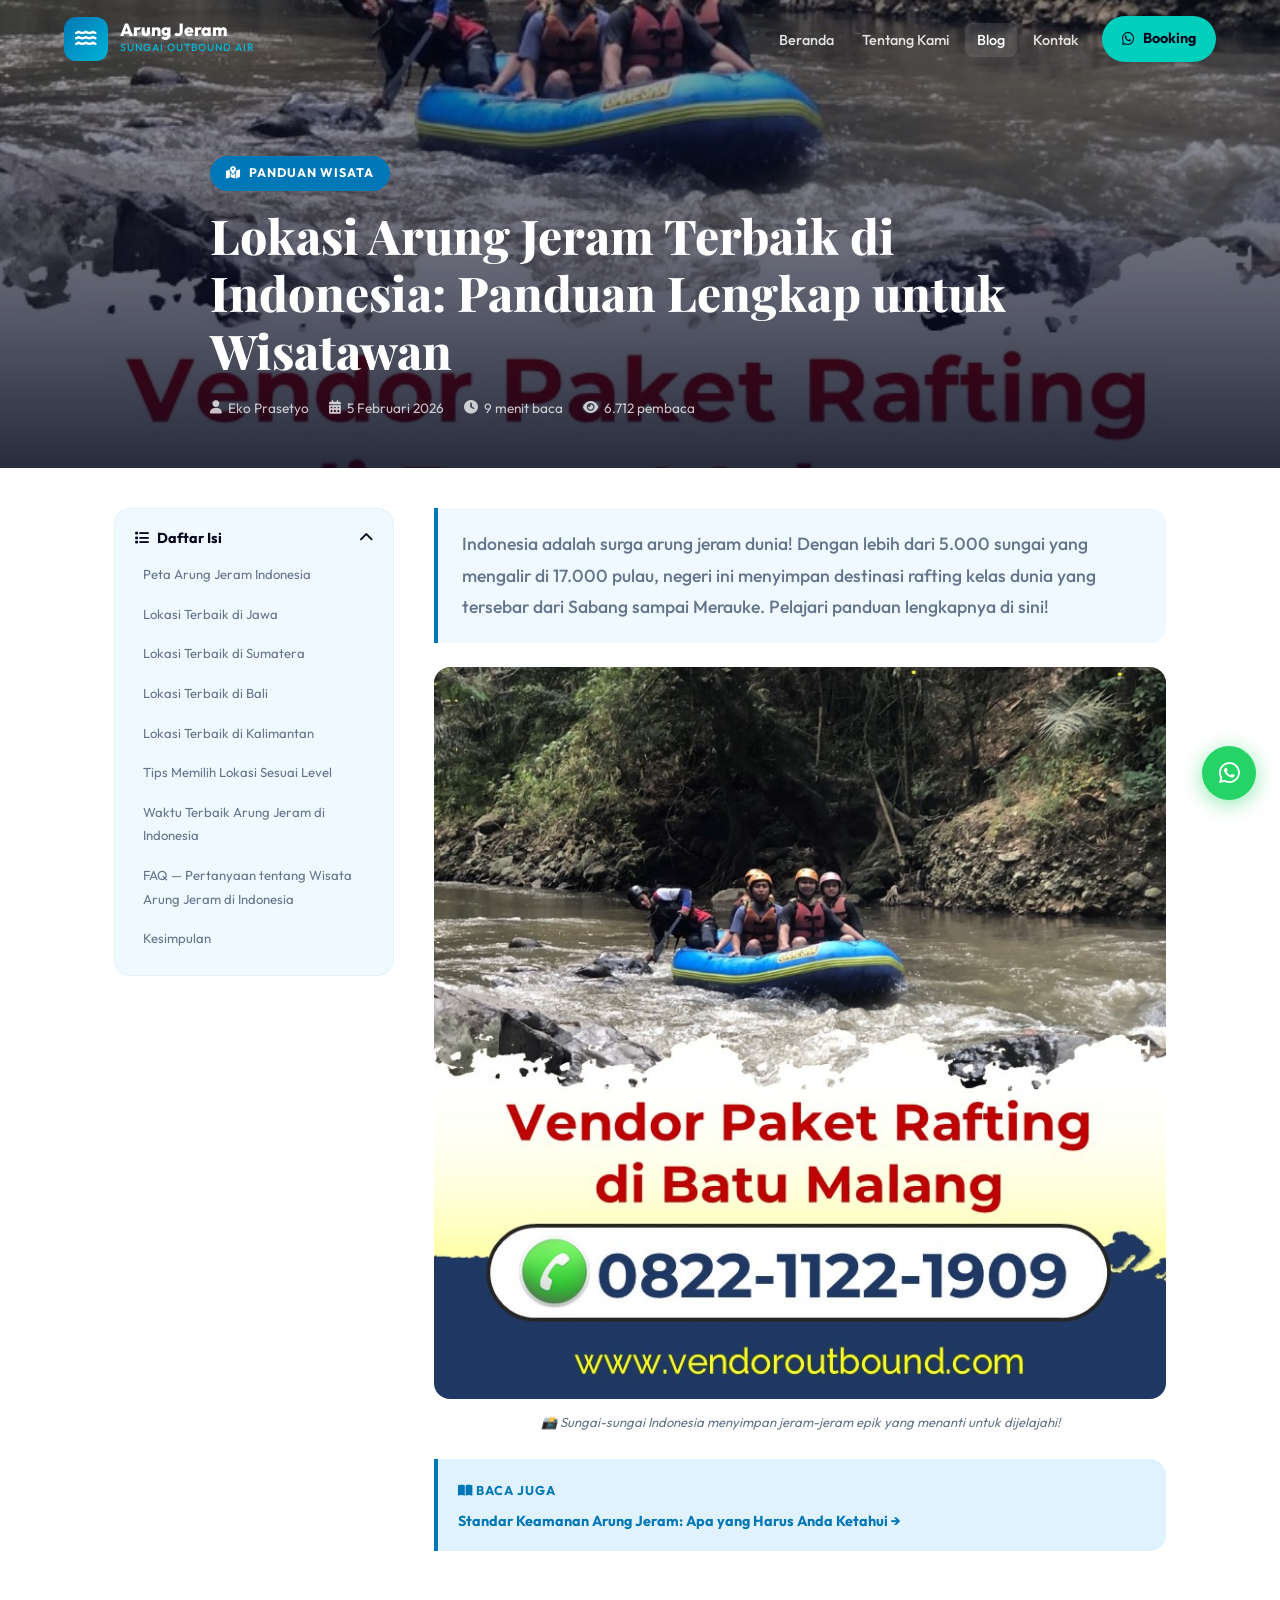
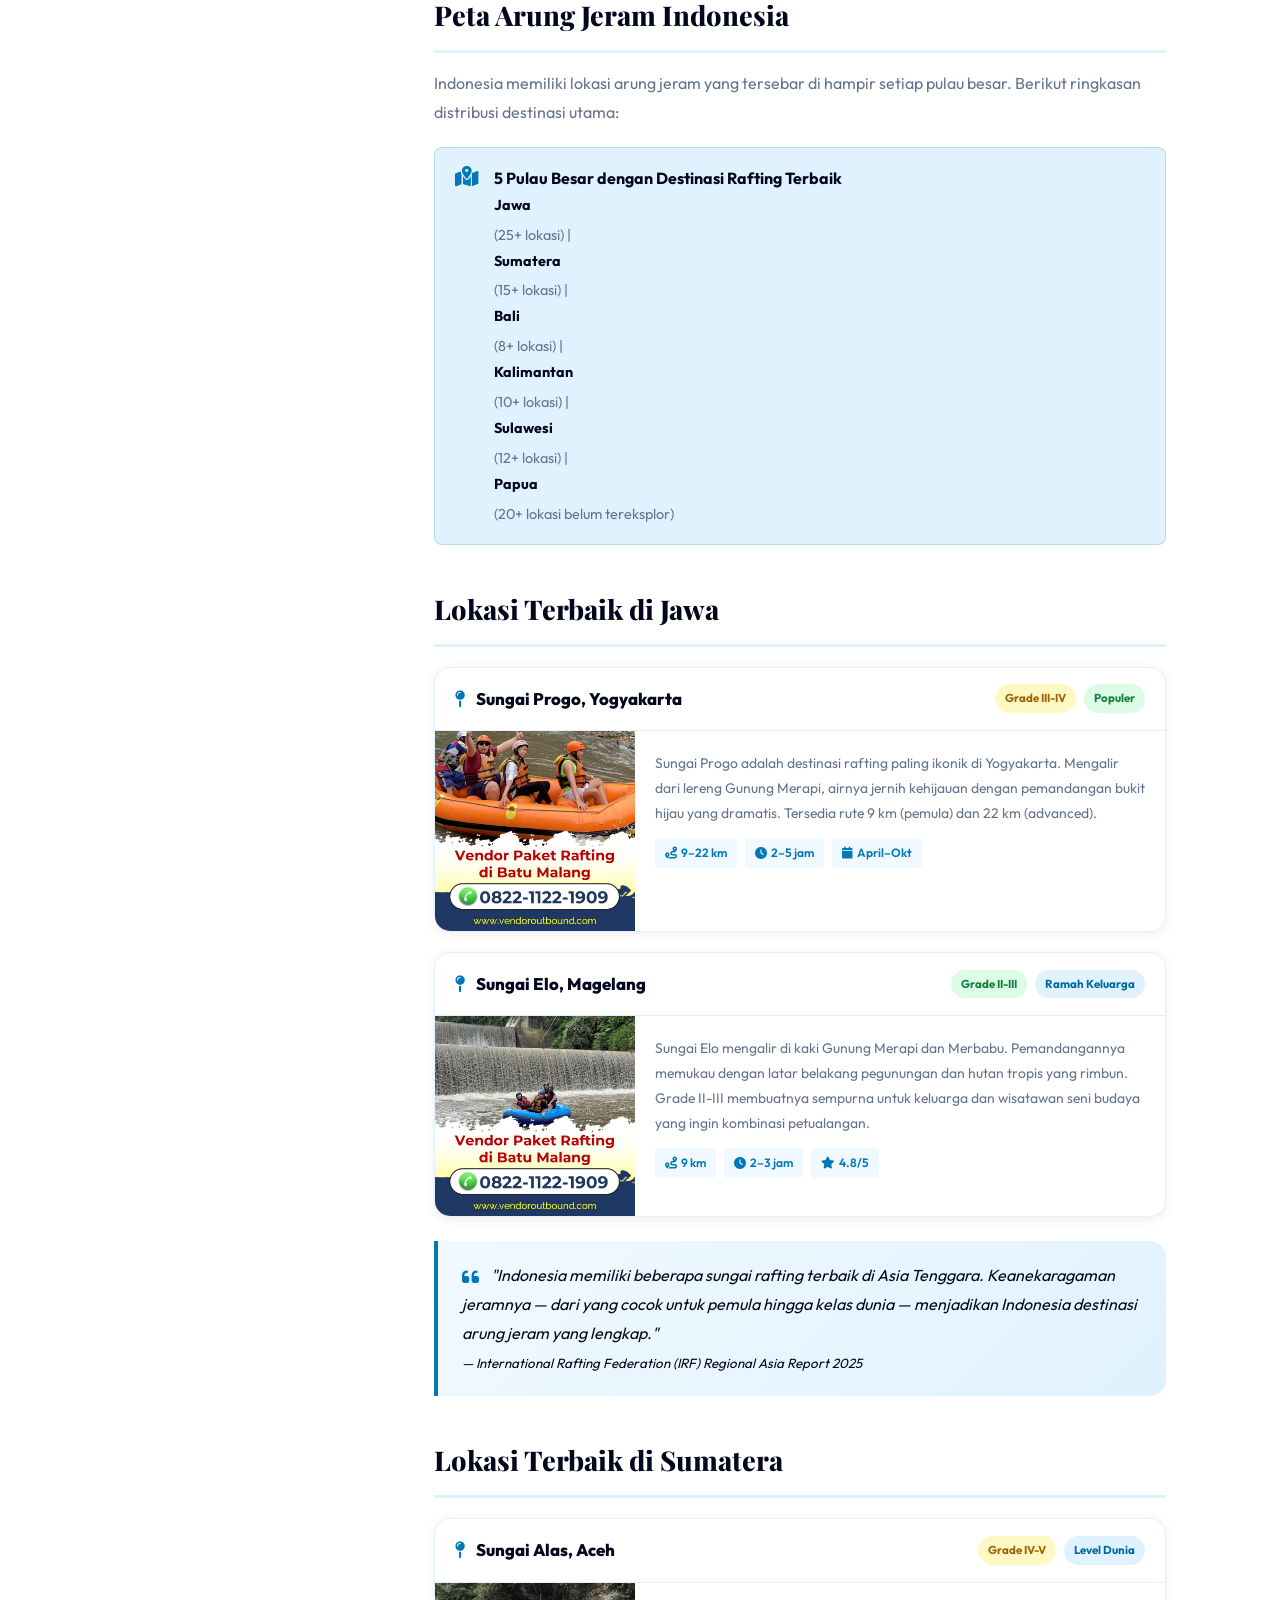
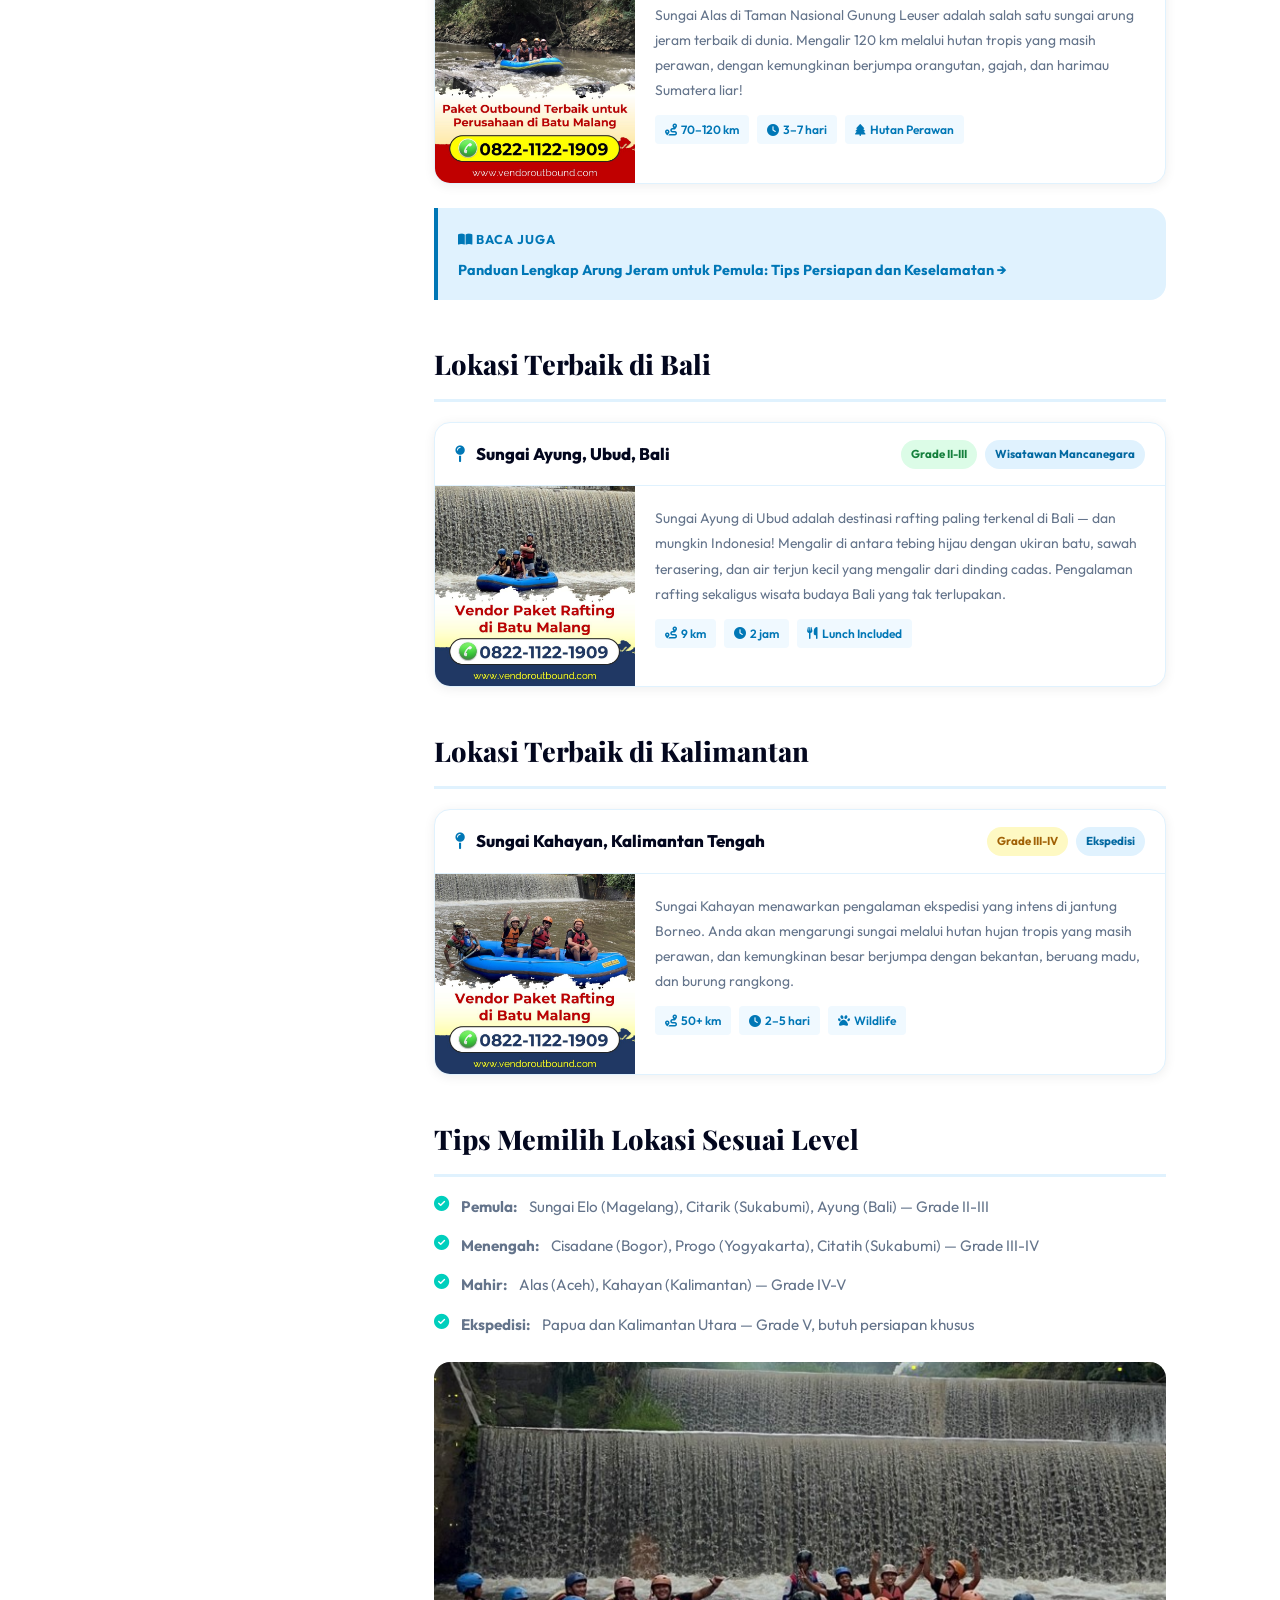
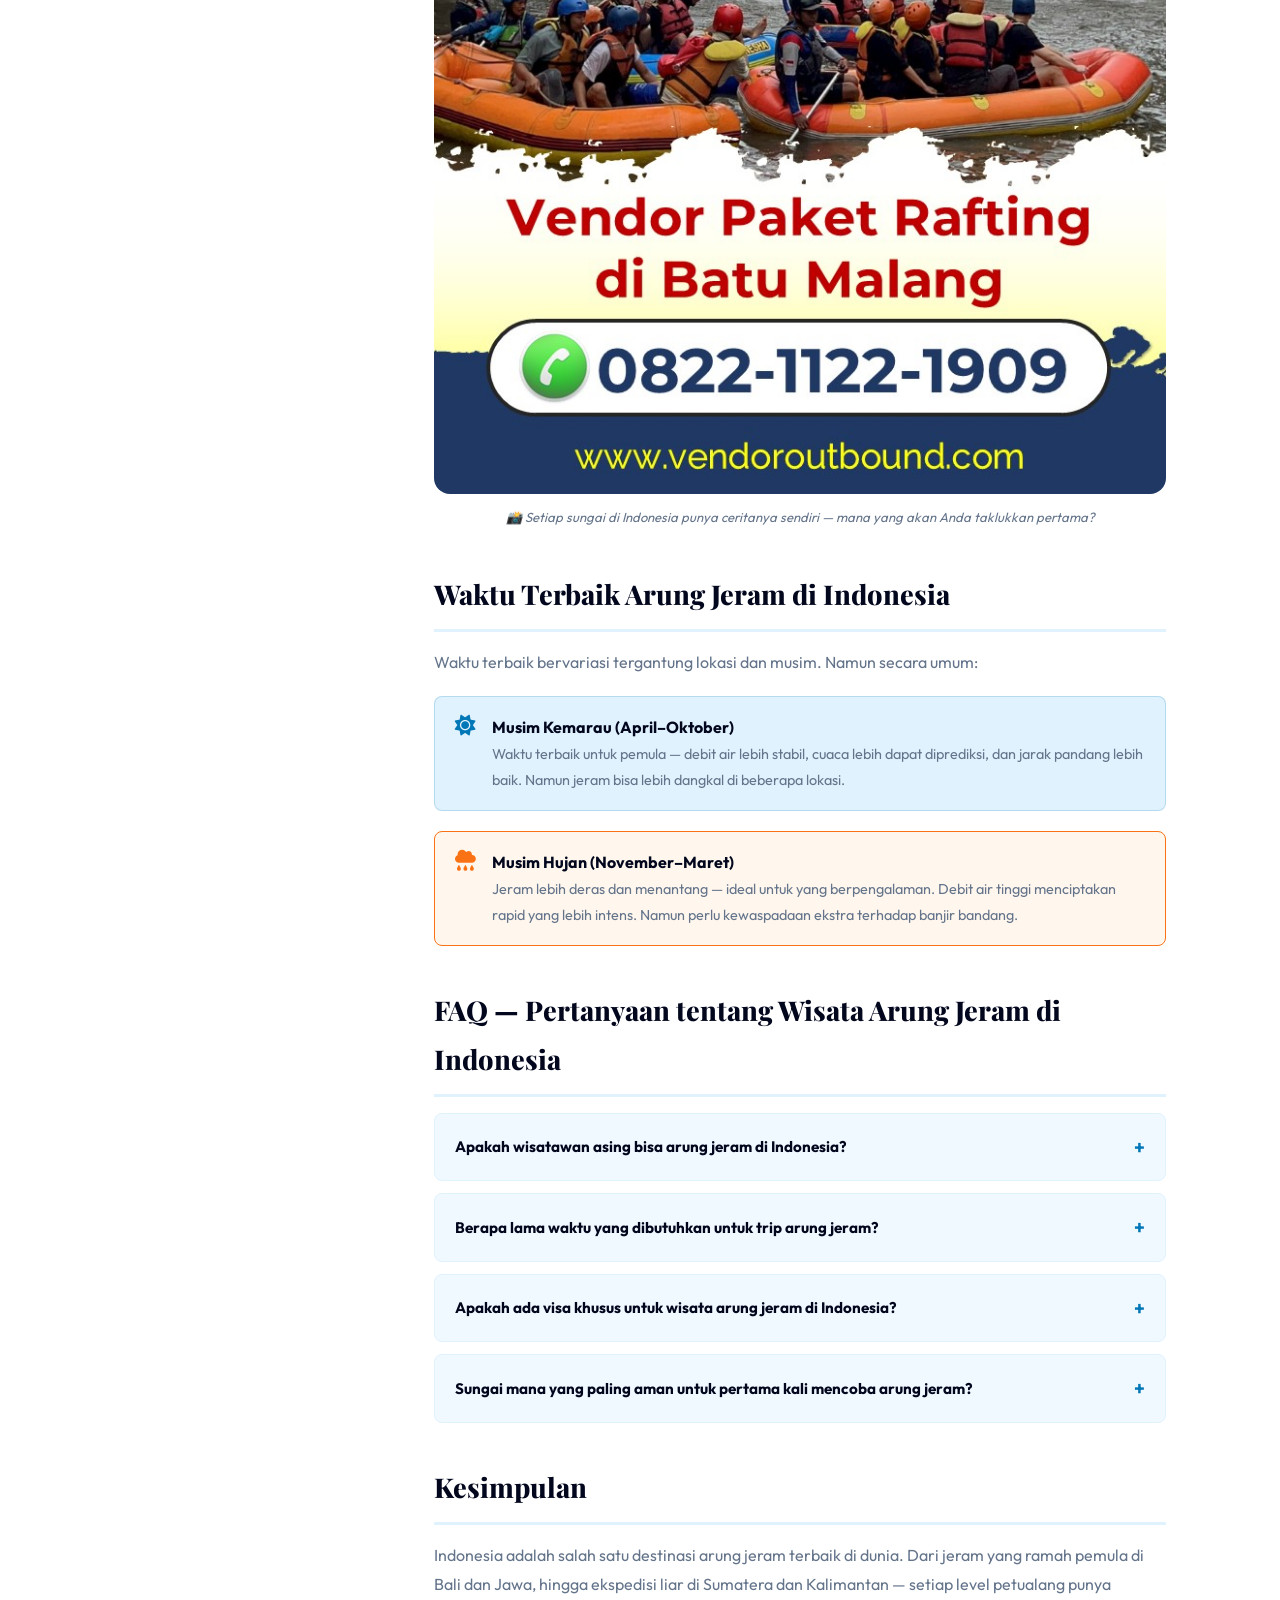
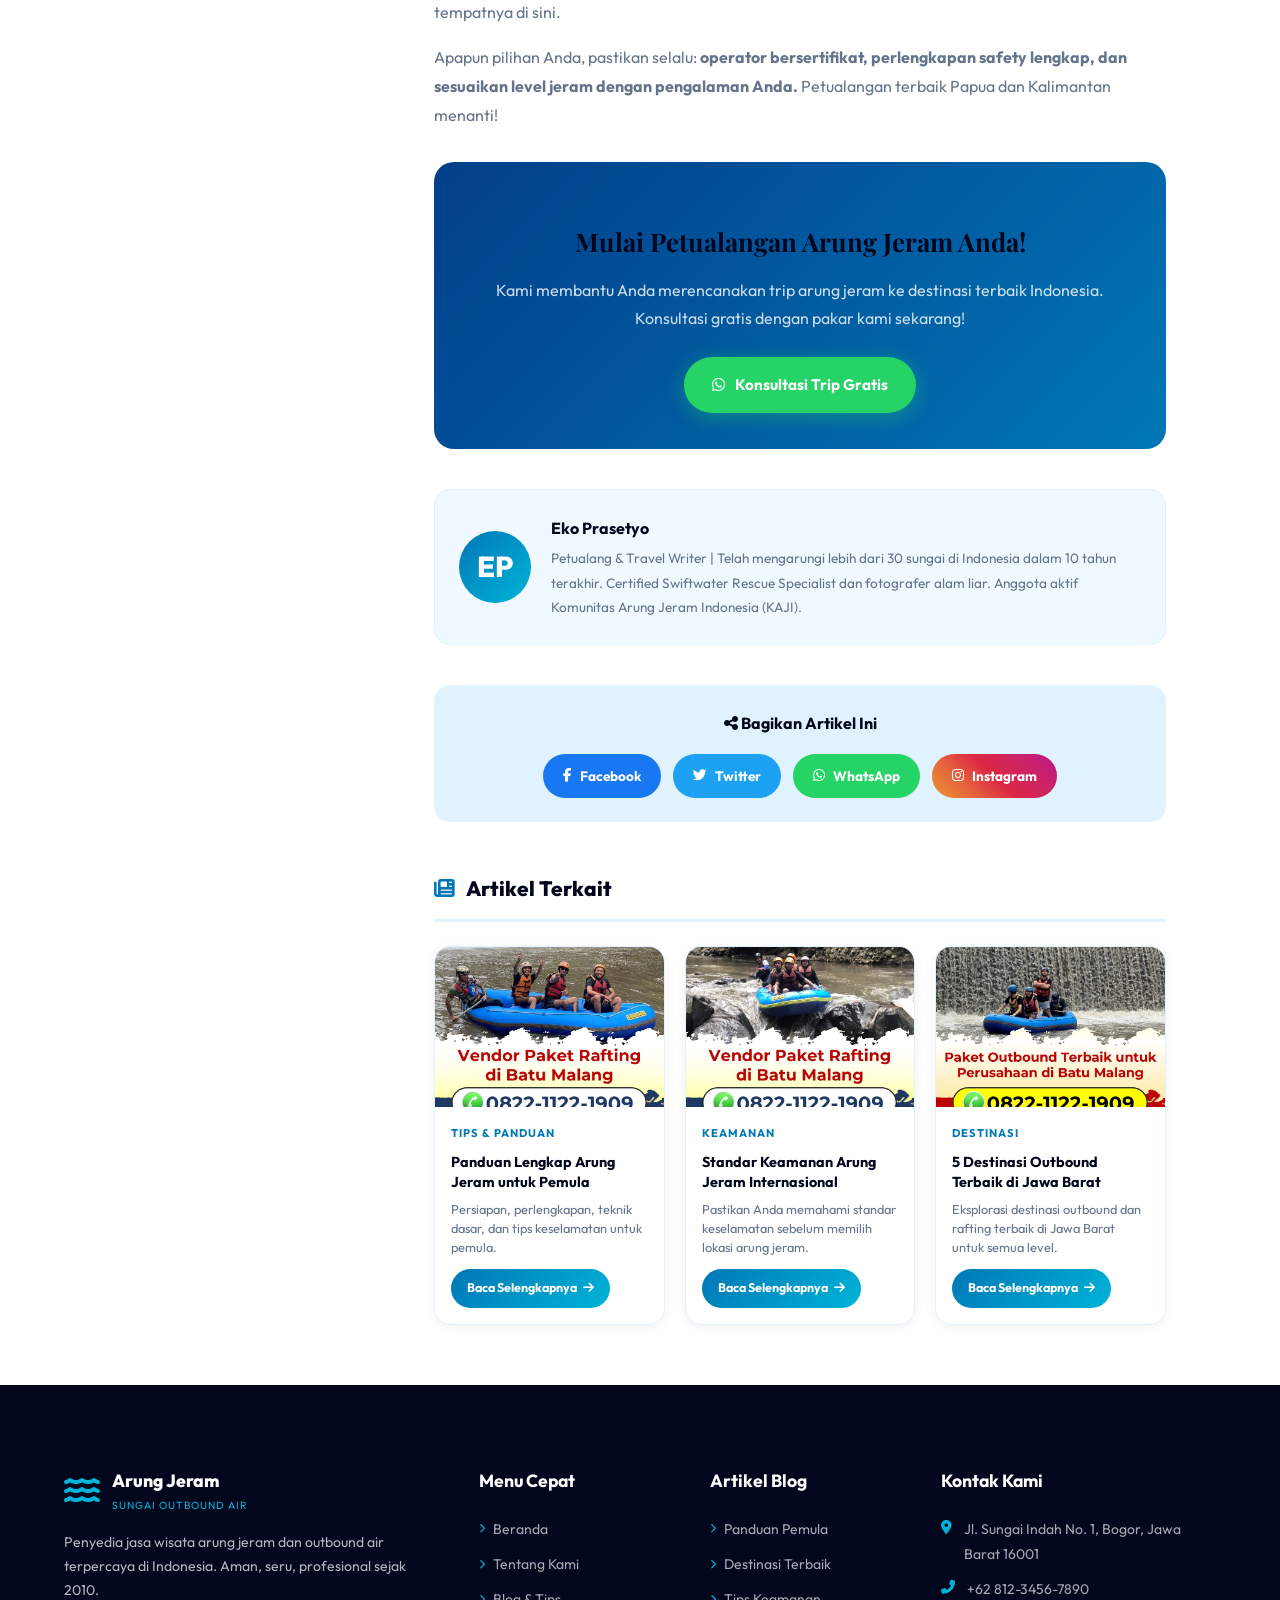
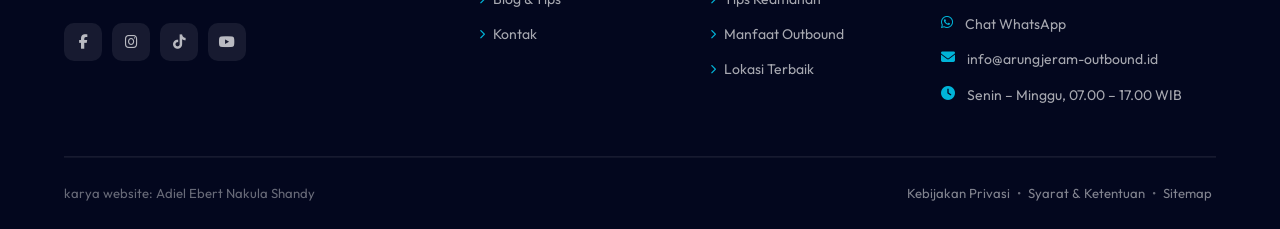
<file: blog/lokasi-arung-jeram-terbaik.html>
<!DOCTYPE html>
<html lang="id">

<head>
    <meta charset="UTF-8" />
    <meta name="viewport" content="width=device-width, initial-scale=1.0" />
    <title>Lokasi Arung Jeram Terbaik di Indonesia: Panduan Lengkap Wisatawan | Arung Jeram Sungai Outbound Air</title>
    <meta name="description"
        content="Panduan lokasi arung jeram terbaik di Indonesia — dari Sumatera, Jawa, Bali, Kalimantan hingga Papua. Informasi lengkap grade, waktu terbaik, dan tips wisatawan." />
    <meta name="keywords"
        content="lokasi arung jeram indonesia, rafting terbaik indonesia, sungai rafting, wisata arung jeram, arung jeram bali, rafting kalimantan" />
    <link rel="canonical" href="https://www.arungjeram-outbound.id/blog/lokasi-arung-jeram-terbaik.html" />
    <meta property="og:title" content="Lokasi Arung Jeram Terbaik di Indonesia: Panduan Lengkap Wisatawan" />
    <meta property="og:image" content="https://images.unsplash.com/photo-1489824904134-891ab64532f1?w=1200&q=80" />
    <meta property="og:type" content="article" />
    <meta name="twitter:card" content="summary_large_image" />
    <link rel="preconnect" href="https://fonts.googleapis.com" />
    <link rel="preconnect" href="https://fonts.gstatic.com" crossorigin />
    <link
        href="https://fonts.googleapis.com/css2?family=Outfit:wght@300;400;500;600;700;800;900&family=Playfair+Display:wght@700;800&display=swap"
        rel="stylesheet" />
    <link rel="stylesheet" href="https://cdnjs.cloudflare.com/ajax/libs/font-awesome/6.5.0/css/all.min.css" />
    <link rel="stylesheet" href="../style.css" />
    <link rel="stylesheet" href="../blog-style.css" />
    <style>
        .author-card {
            display: flex;
            align-items: center;
            gap: 20px;
            background: var(--light);
            border: 1px solid var(--light2);
            border-radius: var(--radius);
            padding: 24px;
            margin: 40px 0;
        }

        .author-avatar {
            width: 72px;
            height: 72px;
            border-radius: 50%;
            background: var(--grad1);
            display: flex;
            align-items: center;
            justify-content: center;
            color: #fff;
            font-size: 1.8rem;
            font-weight: 800;
            flex-shrink: 0;
        }

        .author-info h4 {
            font-size: 1rem;
            font-weight: 700;
            color: var(--dark);
            margin-bottom: 4px;
        }

        .author-info p {
            font-size: .85rem;
            color: var(--text-muted);
            margin: 0;
        }

        .share-box {
            background: var(--light2);
            border-radius: var(--radius);
            padding: 24px;
            text-align: center;
            margin: 32px 0;
        }

        .share-box h4 {
            font-size: 1rem;
            font-weight: 700;
            color: var(--dark);
            margin-bottom: 16px;
        }

        .share-buttons {
            display: flex;
            justify-content: center;
            gap: 12px;
            flex-wrap: wrap;
        }

        .share-btn {
            display: inline-flex;
            align-items: center;
            gap: 8px;
            padding: 10px 20px;
            border-radius: 100px;
            font-weight: 700;
            font-size: .85rem;
            cursor: pointer;
            border: none;
            text-decoration: none;
            transition: all .3s ease;
            color: #fff;
        }

        .share-fb {
            background: #1877f2;
        }

        .share-tw {
            background: #1da1f2;
        }

        .share-wa {
            background: #25d366;
        }

        .share-ig {
            background: linear-gradient(45deg, #f09433, #e6683c, #dc2743, #cc2366, #bc1888);
        }

        .related-articles {
            margin-top: 48px;
        }

        .related-articles h3 {
            font-size: 1.3rem;
            font-weight: 800;
            color: var(--dark);
            margin-bottom: 24px;
            border-bottom: 3px solid var(--light2);
            padding-bottom: 12px;
        }

        .related-grid-3 {
            display: grid;
            grid-template-columns: repeat(3, 1fr);
            gap: 20px;
        }

        .related-article-card {
            background: var(--white);
            border: 1px solid var(--light2);
            border-radius: var(--radius);
            overflow: hidden;
            transition: all .3s ease;
            box-shadow: 0 2px 12px rgba(0, 0, 0, .06);
        }

        .related-article-card:hover {
            transform: translateY(-4px);
            box-shadow: var(--shadow-lg);
        }

        .related-article-card img {
            width: 100%;
            height: 160px;
            object-fit: cover;
            border-radius: 0;
            margin: 0;
        }

        .related-article-content {
            padding: 16px;
        }

        .related-article-cat {
            font-size: .7rem;
            font-weight: 700;
            color: var(--primary);
            text-transform: uppercase;
            letter-spacing: 1px;
            margin-bottom: 8px;
            display: block;
        }

        .related-article-content h4 {
            font-size: .9rem;
            font-weight: 700;
            color: var(--dark);
            line-height: 1.4;
            margin-bottom: 8px;
        }

        .related-article-content p {
            font-size: .8rem;
            color: var(--text-muted);
            margin-bottom: 12px;
            line-height: 1.5;
        }

        .btn-read-more {
            display: inline-flex;
            align-items: center;
            gap: 6px;
            background: var(--grad1);
            color: #fff;
            padding: 8px 16px;
            border-radius: 100px;
            font-size: .78rem;
            font-weight: 700;
            transition: all .3s ease;
        }

        .btn-read-more:hover {
            transform: translateY(-2px);
            box-shadow: var(--shadow);
        }

        .img-caption {
            text-align: center;
            font-size: .82rem;
            color: var(--text-muted);
            font-style: italic;
            margin-top: -12px;
            margin-bottom: 24px;
        }

        .gif-promo {
            width: 100%;
            max-width: 600px;
            margin: 32px auto;
            border-radius: var(--radius);
            overflow: hidden;
            box-shadow: var(--shadow-lg);
            display: block;
        }

        .location-card {
            background: var(--white);
            border: 1px solid var(--light2);
            border-radius: var(--radius);
            overflow: hidden;
            margin: 20px 0;
            box-shadow: 0 2px 12px rgba(0, 0, 0, .07);
        }

        .location-header {
            padding: 16px 20px;
            border-bottom: 1px solid var(--light2);
            display: flex;
            align-items: center;
            justify-content: space-between;
            flex-wrap: wrap;
            gap: 12px;
        }

        .location-header h3 {
            margin: 0;
            font-size: 1.05rem;
            font-weight: 800;
            color: var(--dark);
        }

        .location-badge-group {
            display: flex;
            gap: 8px;
            flex-wrap: wrap;
        }

        .loc-badge {
            display: inline-flex;
            align-items: center;
            gap: 4px;
            padding: 4px 10px;
            border-radius: 100px;
            font-size: .72rem;
            font-weight: 700;
        }

        .loc-badge-blue {
            background: #e0f2fe;
            color: #0369a1;
        }

        .loc-badge-green {
            background: #dcfce7;
            color: #15803d;
        }

        .loc-badge-amber {
            background: #fef9c3;
            color: #a16207;
        }

        .location-body {
            display: grid;
            grid-template-columns: 200px 1fr;
            gap: 0;
        }

        .location-img {
            height: 100%;
            min-height: 160px;
            object-fit: cover;
            margin: 0;
            border-radius: 0;
        }

        .location-info {
            padding: 20px;
        }

        .location-info p {
            font-size: .87rem;
            color: var(--text-muted);
            margin-bottom: 12px;
        }

        .location-tags {
            display: flex;
            gap: 8px;
            flex-wrap: wrap;
        }

        .loc-tag {
            display: inline-flex;
            align-items: center;
            gap: 4px;
            background: var(--light);
            color: var(--primary);
            padding: 4px 10px;
            border-radius: 4px;
            font-size: .75rem;
            font-weight: 600;
        }

        @media(max-width:768px) {
            .related-grid-3 {
                grid-template-columns: 1fr;
            }

            .author-card {
                flex-direction: column;
                text-align: center;
            }

            .location-body {
                grid-template-columns: 1fr;
            }

            .location-img {
                height: 180px;
                width: 100%;
            }
        }
    </style>
</head>

<body>
    <!-- ===== NAVBAR ===== -->
    <nav class="navbar" id="navbar" role="navigation" aria-label="Navigasi Utama">
        <div class="nav-container">
            <a href="../index.html" class="nav-brand" aria-label="Arung Jeram Sungai Outbound Air - Beranda">
                <div class="brand-icon"><i class="fas fa-water" aria-hidden="true"></i></div>
                <div class="brand-text">
                    <span class="brand-main">Arung Jeram</span>
                    <span class="brand-sub">Sungai Outbound Air</span>
                </div>
            </a>
            <button class="nav-toggle" id="nav-toggle" aria-label="Buka menu navigasi" aria-expanded="false"
                aria-controls="nav-menu">
                <span></span><span></span><span></span>
            </button>
            <ul class="nav-menu" id="nav-menu" role="list">
                <li><a href="../index.html" class="nav-link">Beranda</a></li>
                <li><a href="../index.html#about" class="nav-link">Tentang Kami</a></li>
                <li><a href="../index.html#blog" class="nav-link active">Blog</a></li>
                <li><a href="../index.html#contact" class="nav-link">Kontak</a></li>
                <li><a href="https://wa.me/6281234567890?text=Halo%2C%20saya%20ingin%20booking%20paket%20arung%20jeram"
                        class="nav-cta" target="_blank" rel="noopener noreferrer" id="nav-wa-btn">
                        <i class="fab fa-whatsapp" aria-hidden="true"></i> Booking
                    </a></li>
            </ul>
        </div>
    </nav>

    <div class="blog-hero"
        style="background: linear-gradient(to bottom, rgba(3,7,30,.3) 0%, rgba(3,7,30,.85) 100%), url('../Slide26.JPG') center/cover no-repeat;">
        <div class="blog-hero-content">
            <div class="blog-cat-badge"><i class="fas fa-map-marked-alt"></i> Panduan Wisata</div>
            <h1>Lokasi Arung Jeram Terbaik di Indonesia: Panduan Lengkap untuk Wisatawan</h1>
            <div class="blog-meta-bar">
                <span><i class="fas fa-user"></i> Eko Prasetyo</span>
                <span><i class="fas fa-calendar-alt"></i> 5 Februari 2026</span>
                <span><i class="fas fa-clock"></i> 9 menit baca</span>
                <span><i class="fas fa-eye"></i> 6.712 pembaca</span>
            </div>
        </div>
    </div>

    <div class="blog-body-wrap">
        <aside class="blog-toc" id="blog-toc">
            <button class="toc-toggle" id="toc-toggle" aria-expanded="true" aria-controls="toc-list">
                <i class="fas fa-list"></i> Daftar Isi
                <i class="fas fa-chevron-up" id="toc-chevron"></i>
            </button>
            <ul class="toc-list" id="toc-list"></ul>
        </aside>

        <main class="blog-main" id="blog-content">
            <p class="blog-intro">Indonesia adalah surga arung jeram dunia! Dengan lebih dari 5.000 sungai yang mengalir
                di 17.000 pulau, negeri ini menyimpan destinasi rafting kelas dunia yang tersebar dari Sabang sampai
                Merauke. Pelajari panduan lengkapnya di sini!</p>

            <figure>
                <img src="../Slide26.JPG"
                    alt="Jeram deras sungai Indonesia di tengah hutan tropis menanti para petualang arung jeram"
                    loading="lazy" />
                <figcaption class="img-caption">📸 Sungai-sungai Indonesia menyimpan jeram-jeram epik yang menanti untuk
                    dijelajahi!</figcaption>
            </figure>

            <div
                style="background:var(--light2);border-left:4px solid var(--primary);padding:16px 20px;border-radius:0 var(--radius) var(--radius) 0;margin:24px 0;">
                <strong style="color:var(--primary);font-size:.8rem;text-transform:uppercase;letter-spacing:1px;"><i
                        class="fas fa-book-open"></i> Baca Juga</strong>
                <p style="margin:6px 0 0;font-size:.9rem;"><a href="keamanan-arung-jeram.html"
                        style="color:var(--primary);font-weight:700;">Standar Keamanan Arung Jeram: Apa yang Harus Anda
                        Ketahui →</a></p>
            </div>

            <h2 id="peta-rafting">Peta Arung Jeram Indonesia</h2>
            <p>Indonesia memiliki lokasi arung jeram yang tersebar di hampir setiap pulau besar. Berikut ringkasan
                distribusi destinasi utama:</p>
            <div class="blog-highlight">
                <i class="fas fa-map-marked-alt"></i>
                <div>
                    <strong>5 Pulau Besar dengan Destinasi Rafting Terbaik</strong>
                    <p><strong>Jawa</strong> (25+ lokasi) | <strong>Sumatera</strong> (15+ lokasi) |
                        <strong>Bali</strong> (8+ lokasi) | <strong>Kalimantan</strong> (10+ lokasi) |
                        <strong>Sulawesi</strong> (12+ lokasi) | <strong>Papua</strong> (20+ lokasi belum tereksplor)
                    </p>
                </div>
            </div>

            <h2 id="lokasi-jawa">Lokasi Terbaik di Jawa</h2>

            <div class="location-card">
                <div class="location-header">
                    <h3><i class="fas fa-map-pin" style="color:var(--primary);margin-right:8px;"></i> Sungai Progo,
                        Yogyakarta</h3>
                    <div class="location-badge-group">
                        <span class="loc-badge loc-badge-amber">Grade III-IV</span>
                        <span class="loc-badge loc-badge-green">Populer</span>
                    </div>
                </div>
                <div class="location-body">
                    <img src="../Slide23.JPG" alt="Peserta arung jeram menikmati sungai dengan penuh semangat"
                        loading="lazy" class="location-img" />
                    <div class="location-info">
                        <p>Sungai Progo adalah destinasi rafting paling ikonik di Yogyakarta. Mengalir dari lereng
                            Gunung Merapi, airnya jernih kehijauan dengan pemandangan bukit hijau yang dramatis.
                            Tersedia rute 9 km (pemula) dan 22 km (advanced).</p>
                        <div class="location-tags">
                            <span class="loc-tag"><i class="fas fa-route"></i> 9–22 km</span>
                            <span class="loc-tag"><i class="fas fa-clock"></i> 2–5 jam</span>
                            <span class="loc-tag"><i class="fas fa-calendar"></i> April–Okt</span>
                        </div>
                    </div>
                </div>
            </div>

            <div class="location-card">
                <div class="location-header">
                    <h3><i class="fas fa-map-pin" style="color:var(--primary);margin-right:8px;"></i> Sungai Elo,
                        Magelang</h3>
                    <div class="location-badge-group">
                        <span class="loc-badge loc-badge-green">Grade II-III</span>
                        <span class="loc-badge loc-badge-blue">Ramah Keluarga</span>
                    </div>
                </div>
                <div class="location-body">
                    <img src="../Slide21.JPG" alt="Perahu karet biru meluncur di sungai indah dengan latar air terjun"
                        loading="lazy" class="location-img" />
                    <div class="location-info">
                        <p>Sungai Elo mengalir di kaki Gunung Merapi dan Merbabu. Pemandangannya memukau dengan latar
                            belakang pegunungan dan hutan tropis yang rimbun. Grade II-III membuatnya sempurna untuk
                            keluarga dan wisatawan seni budaya yang ingin kombinasi petualangan.</p>
                        <div class="location-tags">
                            <span class="loc-tag"><i class="fas fa-route"></i> 9 km</span>
                            <span class="loc-tag"><i class="fas fa-clock"></i> 2–3 jam</span>
                            <span class="loc-tag"><i class="fas fa-star"></i> 4.8/5</span>
                        </div>
                    </div>
                </div>
            </div>

            <blockquote>
                <i class="fas fa-quote-left"></i>
                "Indonesia memiliki beberapa sungai rafting terbaik di Asia Tenggara. Keanekaragaman jeramnya — dari
                yang cocok untuk pemula hingga kelas dunia — menjadikan Indonesia destinasi arung jeram yang lengkap."
                <br><small>— International Rafting Federation (IRF) Regional Asia Report 2025</small>
            </blockquote>

            <h2 id="lokasi-sumatera">Lokasi Terbaik di Sumatera</h2>

            <div class="location-card">
                <div class="location-header">
                    <h3><i class="fas fa-map-pin" style="color:var(--primary);margin-right:8px;"></i> Sungai Alas, Aceh
                    </h3>
                    <div class="location-badge-group">
                        <span class="loc-badge loc-badge-amber">Grade IV-V</span>
                        <span class="loc-badge loc-badge-blue">Level Dunia</span>
                    </div>
                </div>
                <div class="location-body">
                    <img src="../Slide57.JPG" alt="Tim arung jeram melewati jeram berbatu deras di sungai berhutan"
                        loading="lazy" class="location-img" />
                    <div class="location-info">
                        <p>Sungai Alas di Taman Nasional Gunung Leuser adalah salah satu sungai arung jeram terbaik di
                            dunia. Mengalir 120 km melalui hutan tropis yang masih perawan, dengan kemungkinan berjumpa
                            orangutan, gajah, dan harimau Sumatera liar!</p>
                        <div class="location-tags">
                            <span class="loc-tag"><i class="fas fa-route"></i> 70–120 km</span>
                            <span class="loc-tag"><i class="fas fa-clock"></i> 3–7 hari</span>
                            <span class="loc-tag"><i class="fas fa-tree"></i> Hutan Perawan</span>
                        </div>
                    </div>
                </div>
            </div>



            <div
                style="background:var(--light2);border-left:4px solid var(--primary);padding:16px 20px;border-radius:0 var(--radius) var(--radius) 0;margin:24px 0;">
                <strong style="color:var(--primary);font-size:.8rem;text-transform:uppercase;letter-spacing:1px;"><i
                        class="fas fa-book-open"></i> Baca Juga</strong>
                <p style="margin:6px 0 0;font-size:.9rem;"><a href="tips-arung-jeram-pemula.html"
                        style="color:var(--primary);font-weight:700;">Panduan Lengkap Arung Jeram untuk Pemula: Tips
                        Persiapan dan Keselamatan →</a></p>
            </div>

            <h2 id="lokasi-bali">Lokasi Terbaik di Bali</h2>

            <div class="location-card">
                <div class="location-header">
                    <h3><i class="fas fa-map-pin" style="color:var(--primary);margin-right:8px;"></i> Sungai Ayung,
                        Ubud, Bali</h3>
                    <div class="location-badge-group">
                        <span class="loc-badge loc-badge-green">Grade II-III</span>
                        <span class="loc-badge loc-badge-blue">Wisatawan Mancanegara</span>
                    </div>
                </div>
                <div class="location-body">
                    <img src="../Slide20.JPG" alt="Perahu rafting biru menghadapi air terjun di sungai tropis"
                        loading="lazy" class="location-img" />
                    <div class="location-info">
                        <p>Sungai Ayung di Ubud adalah destinasi rafting paling terkenal di Bali — dan mungkin
                            Indonesia! Mengalir di antara tebing hijau dengan ukiran batu, sawah terasering, dan air
                            terjun kecil yang mengalir dari dinding cadas. Pengalaman rafting sekaligus wisata budaya
                            Bali yang tak terlupakan.</p>
                        <div class="location-tags">
                            <span class="loc-tag"><i class="fas fa-route"></i> 9 km</span>
                            <span class="loc-tag"><i class="fas fa-clock"></i> 2 jam</span>
                            <span class="loc-tag"><i class="fas fa-utensils"></i> Lunch Included</span>
                        </div>
                    </div>
                </div>
            </div>

            <h2 id="lokasi-kalimantan">Lokasi Terbaik di Kalimantan</h2>

            <div class="location-card">
                <div class="location-header">
                    <h3><i class="fas fa-map-pin" style="color:var(--primary);margin-right:8px;"></i> Sungai Kahayan,
                        Kalimantan Tengah</h3>
                    <div class="location-badge-group">
                        <span class="loc-badge loc-badge-amber">Grade III-IV</span>
                        <span class="loc-badge loc-badge-blue">Ekspedisi</span>
                    </div>
                </div>
                <div class="location-body">
                    <img src="../Slide22.JPG"
                        alt="Tim arung jeram ceria bersama di tengah sungai deras petualangan Kalimantan" loading="lazy"
                        class="location-img" />
                    <div class="location-info">
                        <p>Sungai Kahayan menawarkan pengalaman ekspedisi yang intens di jantung Borneo. Anda akan
                            mengarungi sungai melalui hutan hujan tropis yang masih perawan, dan kemungkinan besar
                            berjumpa dengan bekantan, beruang madu, dan burung rangkong.</p>
                        <div class="location-tags">
                            <span class="loc-tag"><i class="fas fa-route"></i> 50+ km</span>
                            <span class="loc-tag"><i class="fas fa-clock"></i> 2–5 hari</span>
                            <span class="loc-tag"><i class="fas fa-paw"></i> Wildlife</span>
                        </div>
                    </div>
                </div>
            </div>

            <h2 id="tips-memilih">Tips Memilih Lokasi Sesuai Level</h2>
            <ul class="blog-list">
                <li><i class="fas fa-check-circle"></i> <strong>Pemula:</strong> Sungai Elo (Magelang), Citarik
                    (Sukabumi), Ayung (Bali) — Grade II-III</li>
                <li><i class="fas fa-check-circle"></i> <strong>Menengah:</strong> Cisadane (Bogor), Progo (Yogyakarta),
                    Citatih (Sukabumi) — Grade III-IV</li>
                <li><i class="fas fa-check-circle"></i> <strong>Mahir:</strong> Alas (Aceh), Kahayan (Kalimantan) —
                    Grade IV-V</li>
                <li><i class="fas fa-check-circle"></i> <strong>Ekspedisi:</strong> Papua dan Kalimantan Utara — Grade
                    V, butuh persiapan khusus</li>
            </ul>

            <figure>
                <img src="../Slide24.JPG"
                    alt="Rombongan besar peserta arung jeram dua perahu meluncur di sungai Indonesia yang indah"
                    loading="lazy" />
                <figcaption class="img-caption">📸 Setiap sungai di Indonesia punya ceritanya sendiri — mana yang akan
                    Anda taklukkan pertama?</figcaption>
            </figure>

            <h2 id="waktu-terbaik">Waktu Terbaik Arung Jeram di Indonesia</h2>
            <p>Waktu terbaik bervariasi tergantung lokasi dan musim. Namun secara umum:</p>
            <div class="blog-highlight">
                <i class="fas fa-sun"></i>
                <div>
                    <strong>Musim Kemarau (April–Oktober)</strong>
                    <p>Waktu terbaik untuk pemula — debit air lebih stabil, cuaca lebih dapat diprediksi, dan jarak
                        pandang lebih baik. Namun jeram bisa lebih dangkal di beberapa lokasi.</p>
                </div>
            </div>
            <div class="blog-highlight blog-highlight-warning" style="margin-top:12px;">
                <i class="fas fa-cloud-rain"></i>
                <div>
                    <strong>Musim Hujan (November–Maret)</strong>
                    <p>Jeram lebih deras dan menantang — ideal untuk yang berpengalaman. Debit air tinggi menciptakan
                        rapid yang lebih intens. Namun perlu kewaspadaan ekstra terhadap banjir bandang.</p>
                </div>
            </div>

            <h2 id="faq">FAQ — Pertanyaan tentang Wisata Arung Jeram di Indonesia</h2>
            <div class="blog-faq">
                <details>
                    <summary>Apakah wisatawan asing bisa arung jeram di Indonesia?</summary>
                    <p>Tentu saja! Indonesia adalah destinasi arung jeram internasional yang sudah diakui. Banyak
                        operator yang memiliki guide dan materi safety briefing dalam bahasa Inggris. Destinasi seperti
                        Ayung (Bali) dan Citarik (Sukabumi) sangat ramah wisatawan mancanegara.</p>
                </details>
                <details>
                    <summary>Berapa lama waktu yang dibutuhkan untuk trip arung jeram?</summary>
                    <p>Tergantung pilihan paket. Paket half-day (4–5 jam total termasuk perjalanan dan persiapan),
                        full-day (8–10 jam), atau multi-day expedition (2–7 hari untuk lokasi terpencil di Sumatera atau
                        Kalimantan).</p>
                </details>
                <details>
                    <summary>Apakah ada visa khusus untuk wisata arung jeram di Indonesia?</summary>
                    <p>Tidak ada visa khusus. Wisatawan asing menggunakan visa turis biasa (Visa on Arrival atau visa
                        elektronik) yang berlaku untuk semua aktivitas wisata termasuk arung jeram.</p>
                </details>
                <details>
                    <summary>Sungai mana yang paling aman untuk pertama kali mencoba arung jeram?</summary>
                    <p>Untuk pengalaman pertama yang menyenangkan sekaligus aman, kami merekomendasikan Sungai Ayung
                        (Bali) untuk wisatawan asing, atau Sungai Elo (Magelang) / Citarik (Sukabumi) untuk wisatawan
                        domestik. Ketiganya menawarkan pengalaman yang berkesan tanpa risiko berlebihan.</p>
                </details>
            </div>

            <h2 id="kesimpulan">Kesimpulan</h2>
            <p>Indonesia adalah salah satu destinasi arung jeram terbaik di dunia. Dari jeram yang ramah pemula di Bali
                dan Jawa, hingga ekspedisi liar di Sumatera dan Kalimantan — setiap level petualang punya tempatnya di
                sini.</p>
            <p>Apapun pilihan Anda, pastikan selalu: <strong>operator bersertifikat, perlengkapan safety lengkap, dan
                    sesuaikan level jeram dengan pengalaman Anda.</strong> Petualangan terbaik Papua dan Kalimantan
                menanti!</p>



            <div class="blog-cta-box">
                <h3>Mulai Petualangan Arung Jeram Anda!</h3>
                <p>Kami membantu Anda merencanakan trip arung jeram ke destinasi terbaik Indonesia. Konsultasi gratis
                    dengan pakar kami sekarang!</p>
                <a href="https://wa.me/6281234567890?text=Halo%2C%20saya%20ingin%20info%20lokasi%20dan%20paket%20arung%20jeram%20terbaik%20di%20Indonesia"
                    class="btn-cta-blog" target="_blank" rel="noopener">
                    <i class="fab fa-whatsapp"></i> Konsultasi Trip Gratis
                </a>
            </div>

            <div class="author-card">
                <div class="author-avatar">EP</div>
                <div class="author-info">
                    <h4>Eko Prasetyo</h4>
                    <p>Petualang &amp; Travel Writer | Telah mengarungi lebih dari 30 sungai di Indonesia dalam 10 tahun
                        terakhir. Certified Swiftwater Rescue Specialist dan fotografer alam liar. Anggota aktif
                        Komunitas Arung Jeram Indonesia (KAJI).</p>
                </div>
            </div>

            <div class="share-box">
                <h4><i class="fas fa-share-alt"></i> Bagikan Artikel Ini</h4>
                <div class="share-buttons">
                    <a href="https://www.facebook.com/sharer/sharer.php?u=https://www.arungjeram-outbound.id/blog/lokasi-arung-jeram-terbaik.html"
                        target="_blank" rel="noopener" class="share-btn share-fb"><i class="fab fa-facebook-f"></i>
                        Facebook</a>
                    <a href="https://twitter.com/intent/tweet?url=https://www.arungjeram-outbound.id/blog/lokasi-arung-jeram-terbaik.html&text=Lokasi%20Arung%20Jeram%20Terbaik%20di%20Indonesia"
                        target="_blank" rel="noopener" class="share-btn share-tw"><i class="fab fa-twitter"></i>
                        Twitter</a>
                    <a href="https://wa.me/?text=Panduan%20arung%20jeram%20Indonesia%3A%20https://www.arungjeram-outbound.id/blog/lokasi-arung-jeram-terbaik.html"
                        target="_blank" rel="noopener" class="share-btn share-wa"><i class="fab fa-whatsapp"></i>
                        WhatsApp</a>
                    <a href="https://www.instagram.com/" target="_blank" rel="noopener" class="share-btn share-ig"><i
                            class="fab fa-instagram"></i> Instagram</a>
                </div>
            </div>

            <div class="related-articles">
                <h3><i class="fas fa-newspaper" style="color:var(--primary);margin-right:8px;"></i> Artikel Terkait</h3>
                <div class="related-grid-3">
                    <div class="related-article-card">
                        <img src="../Slide22.JPG" alt="Panduan pemula arung jeram" loading="lazy" />
                        <div class="related-article-content">
                            <span class="related-article-cat">Tips &amp; Panduan</span>
                            <h4>Panduan Lengkap Arung Jeram untuk Pemula</h4>
                            <p>Persiapan, perlengkapan, teknik dasar, dan tips keselamatan untuk pemula.</p>
                            <a href="tips-arung-jeram-pemula.html" class="btn-read-more">Baca Selengkapnya <i
                                    class="fas fa-arrow-right"></i></a>
                        </div>
                    </div>
                    <div class="related-article-card">
                        <img src="../Slide25.JPG" alt="Keamanan arung jeram" loading="lazy" />
                        <div class="related-article-content">
                            <span class="related-article-cat">Keamanan</span>
                            <h4>Standar Keamanan Arung Jeram Internasional</h4>
                            <p>Pastikan Anda memahami standar keselamatan sebelum memilih lokasi arung jeram.</p>
                            <a href="keamanan-arung-jeram.html" class="btn-read-more">Baca Selengkapnya <i
                                    class="fas fa-arrow-right"></i></a>
                        </div>
                    </div>
                    <div class="related-article-card">
                        <img src="../Slide51.JPG" alt="Destinasi outbound terbaik Jawa Barat" loading="lazy" />
                        <div class="related-article-content">
                            <span class="related-article-cat">Destinasi</span>
                            <h4>5 Destinasi Outbound Terbaik di Jawa Barat</h4>
                            <p>Eksplorasi destinasi outbound dan rafting terbaik di Jawa Barat untuk semua level.</p>
                            <a href="paket-outbound-terbaik.html" class="btn-read-more">Baca Selengkapnya <i
                                    class="fas fa-arrow-right"></i></a>
                        </div>
                    </div>
                </div>
            </div>
        </main>
    </div>

    <!-- ===== FOOTER ===== -->
    <footer class="footer" id="contact" role="contentinfo">
        <div class="footer-wave" aria-hidden="true"></div>
        <div class="container">
            <div class="footer-grid">
                <div class="footer-brand">
                    <div class="footer-logo">
                        <i class="fas fa-water" aria-hidden="true"></i>
                        <div>
                            <span class="footer-brand-main">Arung Jeram</span>
                            <span class="footer-brand-sub">Sungai Outbound Air</span>
                        </div>
                    </div>
                    <p>Penyedia jasa wisata arung jeram dan outbound air terpercaya di Indonesia. Aman, seru,
                        profesional sejak 2010.</p>
                    <div class="footer-social" aria-label="Media sosial kami">
                        <a href="https://www.facebook.com/arungjeram.outbound" target="_blank" rel="noopener noreferrer"
                            aria-label="Facebook"><i class="fab fa-facebook-f" aria-hidden="true"></i></a>
                        <a href="https://www.instagram.com/arungjeram.outbound" target="_blank"
                            rel="noopener noreferrer" aria-label="Instagram"><i class="fab fa-instagram"
                                aria-hidden="true"></i></a>
                        <a href="https://www.tiktok.com/@arungjeram.outbound" target="_blank" rel="noopener noreferrer"
                            aria-label="TikTok"><i class="fab fa-tiktok" aria-hidden="true"></i></a>
                        <a href="https://www.youtube.com/@arungjeram.outbound" target="_blank" rel="noopener noreferrer"
                            aria-label="YouTube"><i class="fab fa-youtube" aria-hidden="true"></i></a>
                    </div>
                </div>
                <div class="footer-col">
                    <h4>Menu Cepat</h4>
                    <ul>
                        <li><a href="../index.html"><i class="fas fa-chevron-right" aria-hidden="true"></i> Beranda</a>
                        </li>
                        <li><a href="../index.html#about"><i class="fas fa-chevron-right" aria-hidden="true"></i>
                                Tentang Kami</a></li>
                        <li><a href="../index.html#blog"><i class="fas fa-chevron-right" aria-hidden="true"></i> Blog
                                &amp; Tips</a></li>
                        <li><a href="../index.html#contact"><i class="fas fa-chevron-right" aria-hidden="true"></i>
                                Kontak</a></li>
                    </ul>
                </div>
                <div class="footer-col">
                    <h4>Artikel Blog</h4>
                    <ul>
                        <li><a href="tips-arung-jeram-pemula.html"><i class="fas fa-chevron-right"
                                    aria-hidden="true"></i> Panduan Pemula</a></li>
                        <li><a href="paket-outbound-terbaik.html"><i class="fas fa-chevron-right"
                                    aria-hidden="true"></i> Destinasi Terbaik</a></li>
                        <li><a href="keamanan-arung-jeram.html"><i class="fas fa-chevron-right" aria-hidden="true"></i>
                                Tips Keamanan</a></li>
                        <li><a href="manfaat-outbound-tim.html"><i class="fas fa-chevron-right" aria-hidden="true"></i>
                                Manfaat Outbound</a></li>
                        <li><a href="lokasi-arung-jeram-terbaik.html"><i class="fas fa-chevron-right"
                                    aria-hidden="true"></i> Lokasi Terbaik</a></li>
                    </ul>
                </div>
                <div class="footer-col">
                    <h4>Kontak Kami</h4>
                    <ul class="footer-contact-list">
                        <li><i class="fas fa-map-marker-alt" aria-hidden="true"></i><span>Jl. Sungai Indah No. 1, Bogor,
                                Jawa Barat 16001</span></li>
                        <li><i class="fas fa-phone-alt" aria-hidden="true"></i><a href="tel:+6281234567890">+62
                                812-3456-7890</a></li>
                        <li><i class="fab fa-whatsapp" aria-hidden="true"></i><a href="https://wa.me/6281234567890"
                                target="_blank" rel="noopener noreferrer">Chat WhatsApp</a></li>
                        <li><i class="fas fa-envelope" aria-hidden="true"></i><a
                                href="mailto:info@arungjeram-outbound.id">info@arungjeram-outbound.id</a></li>
                        <li><i class="fas fa-clock" aria-hidden="true"></i><span>Senin – Minggu, 07.00 – 17.00
                                WIB</span></li>
                    </ul>
                </div>
            </div>
            <div class="footer-bottom">
                <p>karya website: Adiel Ebert Nakula Shandy</p>
                <p class="footer-bottom-links">
                    <a href="#">Kebijakan Privasi</a> &bull;
                    <a href="#">Syarat &amp; Ketentuan</a> &bull;
                    <a href="../sitemap.xml">Sitemap</a>
                </p>
            </div>
        </div>
    </footer>

    <!-- ===== FAB: WhatsApp ===== -->
    <a href="https://wa.me/6281234567890?text=Halo%2C%20saya%20ingin%20informasi%20dan%20booking%20paket" class="fab-wa"
        target="_blank" rel="noopener noreferrer" aria-label="Hubungi kami via WhatsApp">
        <i class="fab fa-whatsapp" aria-hidden="true"></i>
        <span class="fab-wa-tooltip">Chat WhatsApp</span>
    </a>

    <script>
        document.addEventListener('DOMContentLoaded', () => {
            const content = document.getElementById('blog-content');
            const tocList = document.getElementById('toc-list');
            const headings = content.querySelectorAll('h2, h3');
            headings.forEach(h => {
                if (!h.id) return;
                const li = document.createElement('li');
                li.style.paddingLeft = h.tagName === 'H3' ? '12px' : '0';
                li.innerHTML = `<a href="#${h.id}">${h.textContent}</a>`;
                tocList.appendChild(li);
                li.querySelector('a').addEventListener('click', e => {
                    e.preventDefault();
                    document.getElementById(h.id).scrollIntoView({ behavior: 'smooth', block: 'start' });
                });
            });
            const btn = document.getElementById('toc-toggle');
            const chevron = document.getElementById('toc-chevron');
            btn.addEventListener('click', () => {
                const open = tocList.style.display !== 'none';
                tocList.style.display = open ? 'none' : 'flex';
                chevron.className = open ? 'fas fa-chevron-down' : 'fas fa-chevron-up';
                btn.setAttribute('aria-expanded', String(!open));
            });
            const fab = document.getElementById('fab-top-btn');
            if (fab) { window.addEventListener('scroll', () => { fab.style.display = window.scrollY > 400 ? 'flex' : 'none'; }); fab.addEventListener('click', () => window.scrollTo({ top: 0, behavior: 'smooth' })); }
        });
    </script>
    <button class="fab-top" id="fab-top-btn" aria-label="Kembali ke atas halaman" style="display:none;">
        <i class="fas fa-chevron-up"></i>
    </button>
    <script>
        (function () {
            const nb = document.getElementById('navbar'), tog = document.getElementById('nav-toggle'), menu = document.getElementById('nav-menu');
            function hs() { nb.classList.toggle('scrolled', window.scrollY > 60); }
            window.addEventListener('scroll', hs, { passive: true }); hs();
            tog.addEventListener('click', function () { const o = menu.classList.toggle('open'); tog.setAttribute('aria-expanded', String(o)); document.body.style.overflow = o ? 'hidden' : ''; const s = tog.querySelectorAll('span'); if (o) { s[0].style.transform = 'rotate(45deg) translate(5px,6px)'; s[1].style.opacity = '0'; s[2].style.transform = 'rotate(-45deg) translate(5px,-6px)'; } else { s[0].style.transform = ''; s[1].style.opacity = ''; s[2].style.transform = ''; } });
            menu.querySelectorAll('.nav-link,.nav-cta').forEach(l => l.addEventListener('click', () => { menu.classList.remove('open'); tog.setAttribute('aria-expanded', 'false'); document.body.style.overflow = ''; const s = tog.querySelectorAll('span'); s[0].style.transform = ''; s[1].style.opacity = ''; s[2].style.transform = ''; }));
            const ft = document.getElementById('fab-top-btn');
            window.addEventListener('scroll', () => { ft.style.display = window.scrollY > 400 ? 'flex' : 'none'; ft.style.alignItems = 'center'; ft.style.justifyContent = 'center'; }, { passive: true });
            ft.addEventListener('click', () => window.scrollTo({ top: 0, behavior: 'smooth' }));
        })();
    </script>
</body>

</html>
</file>
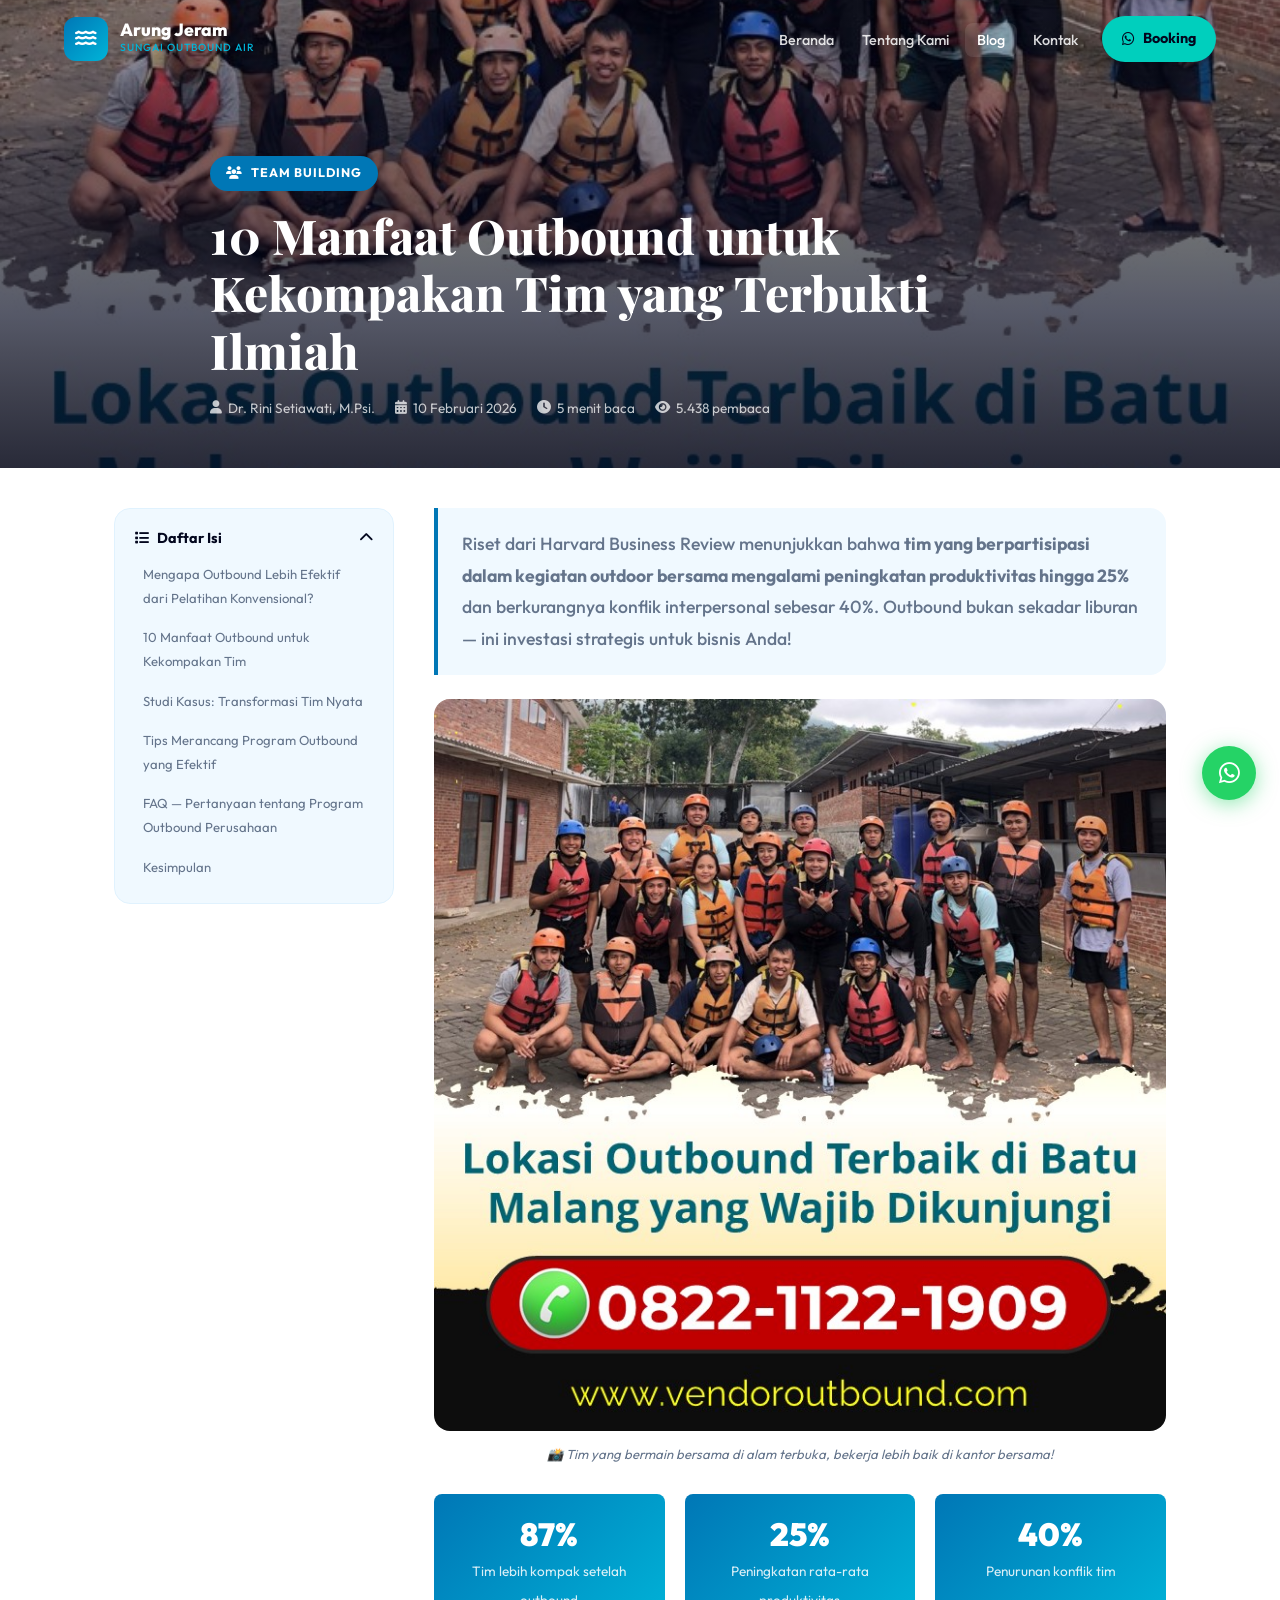
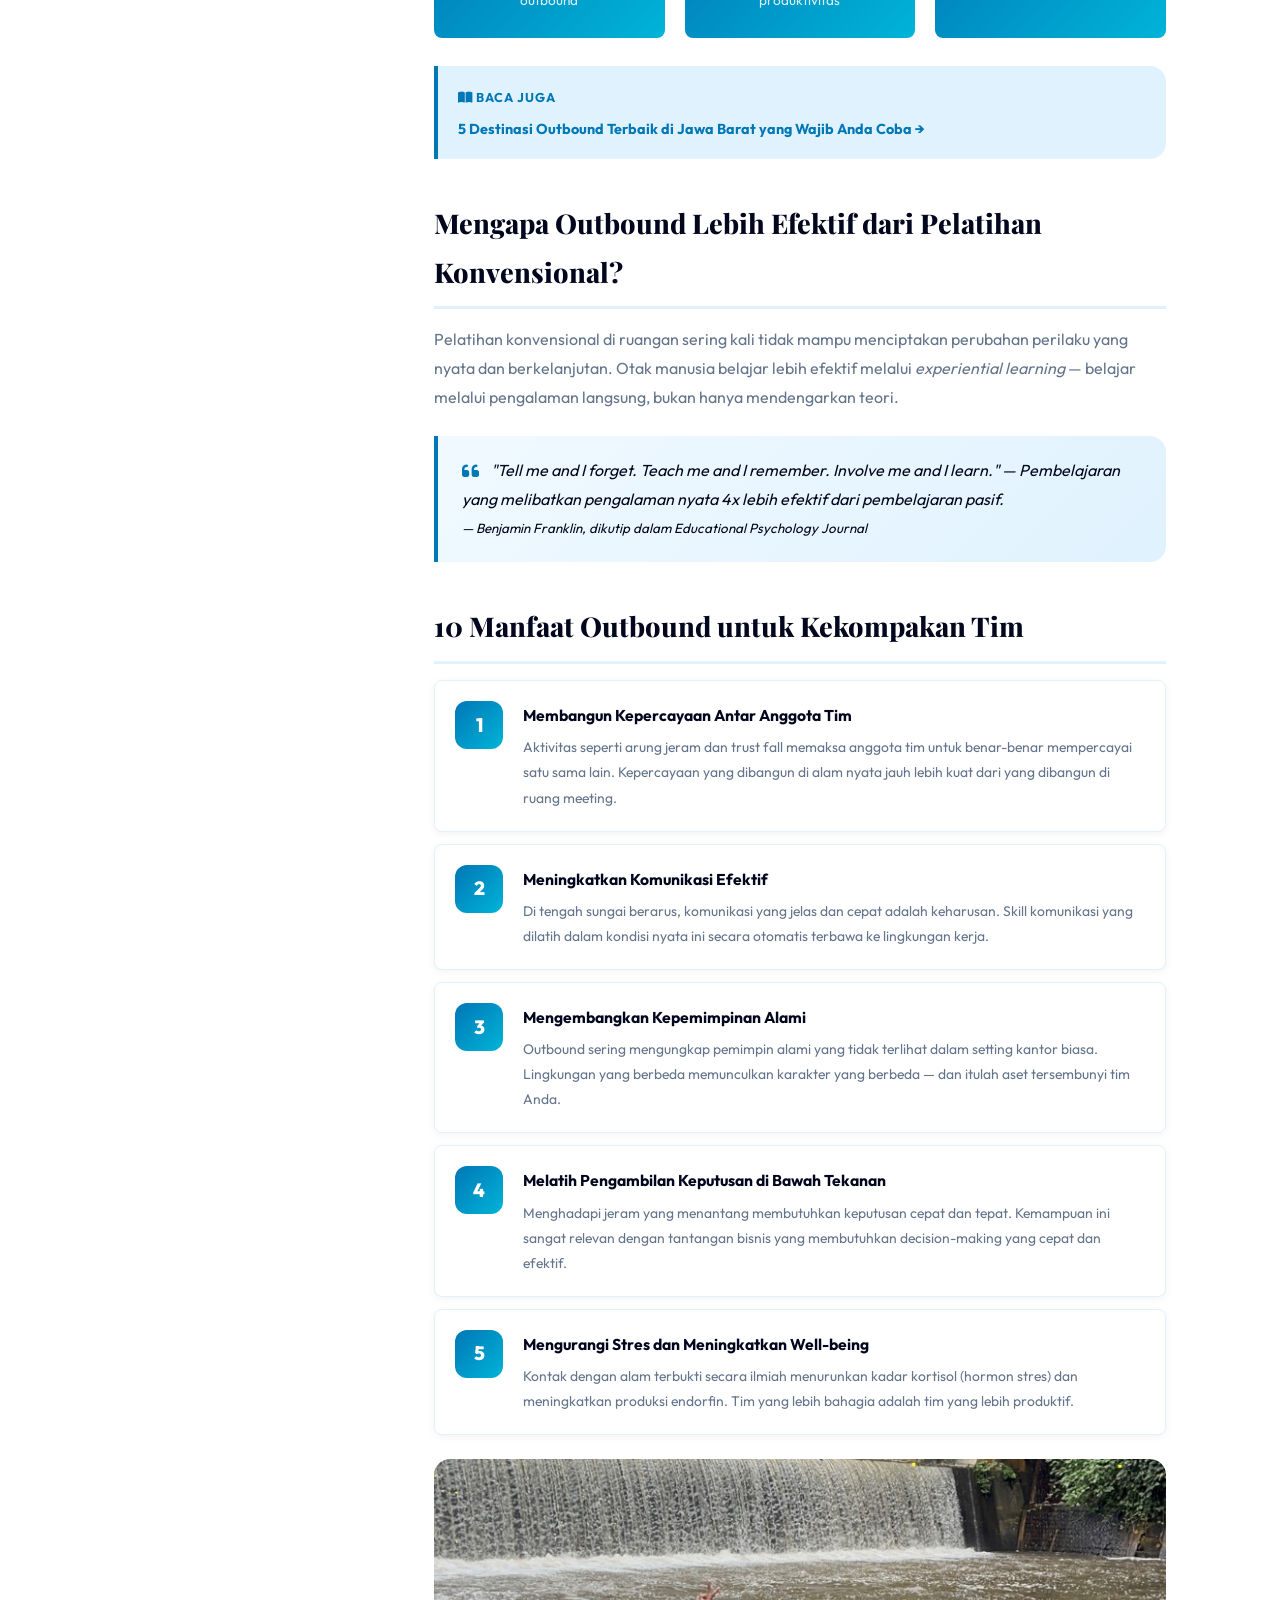
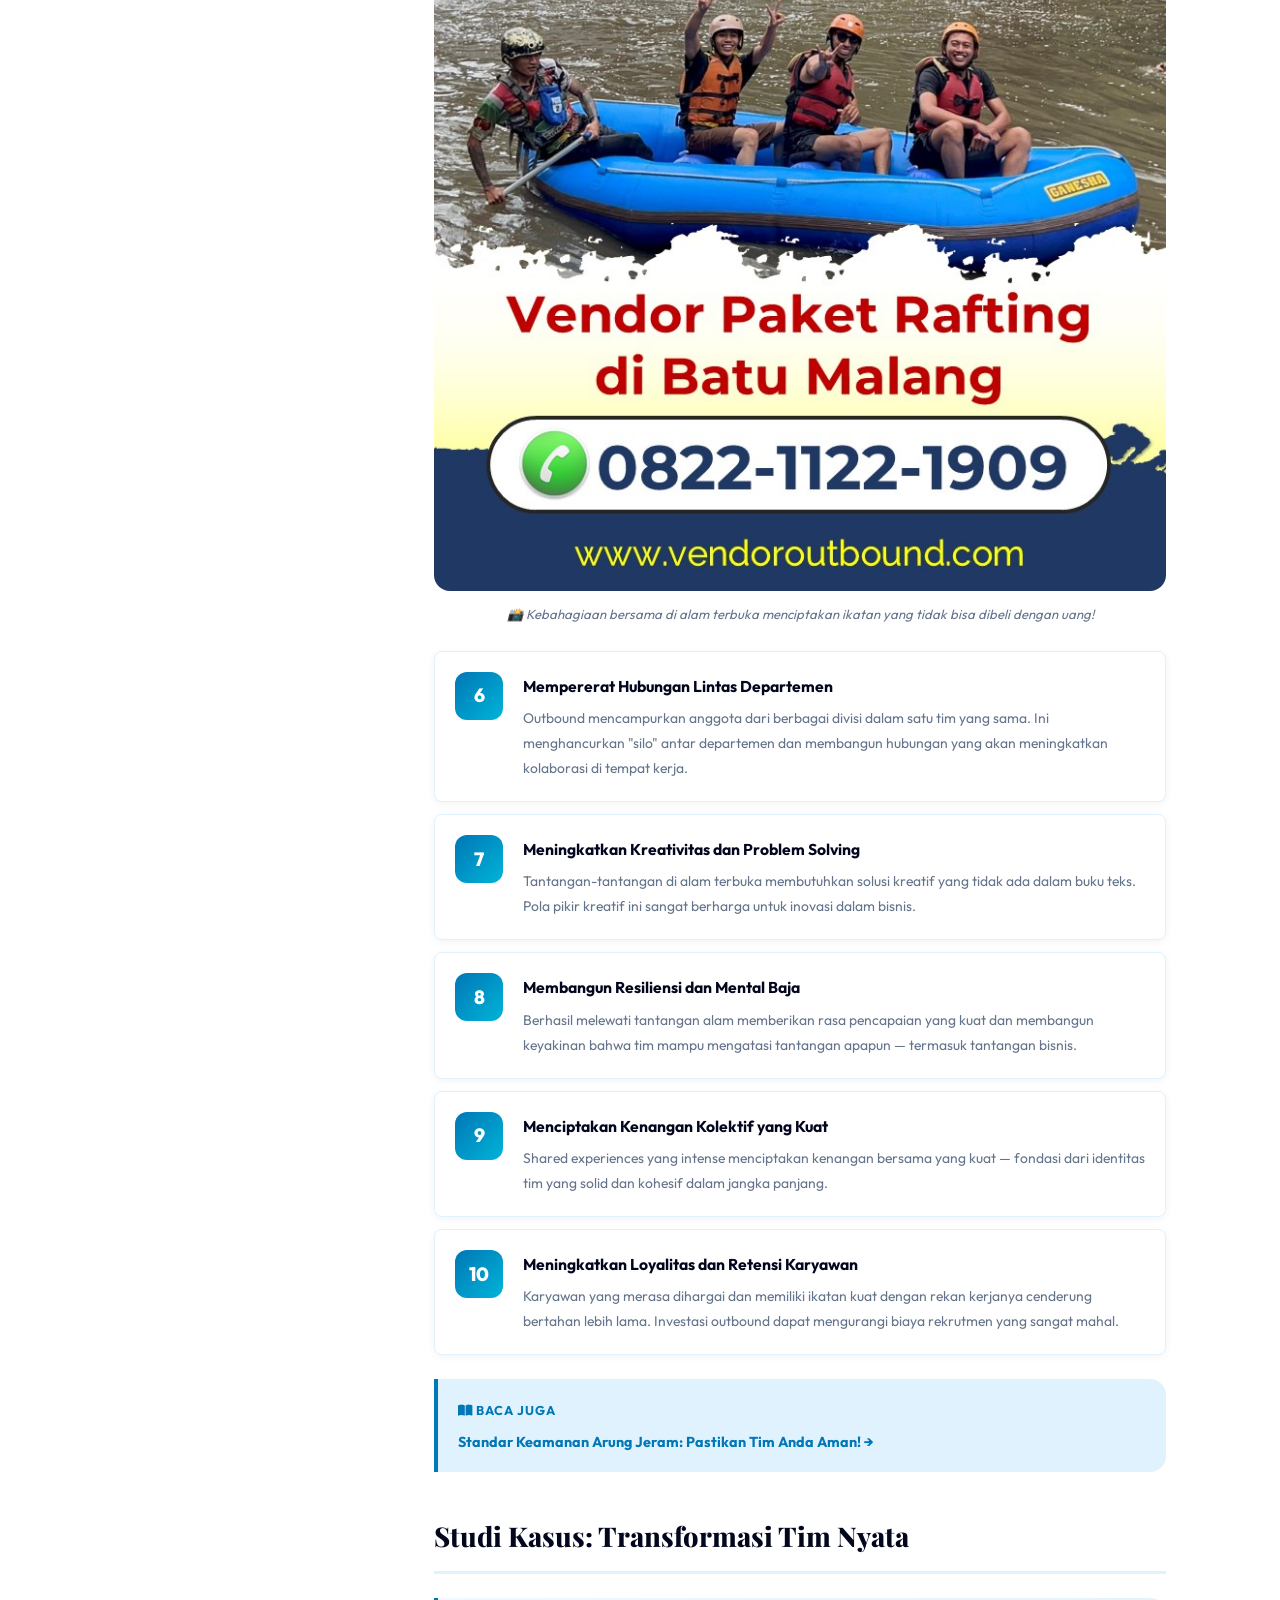
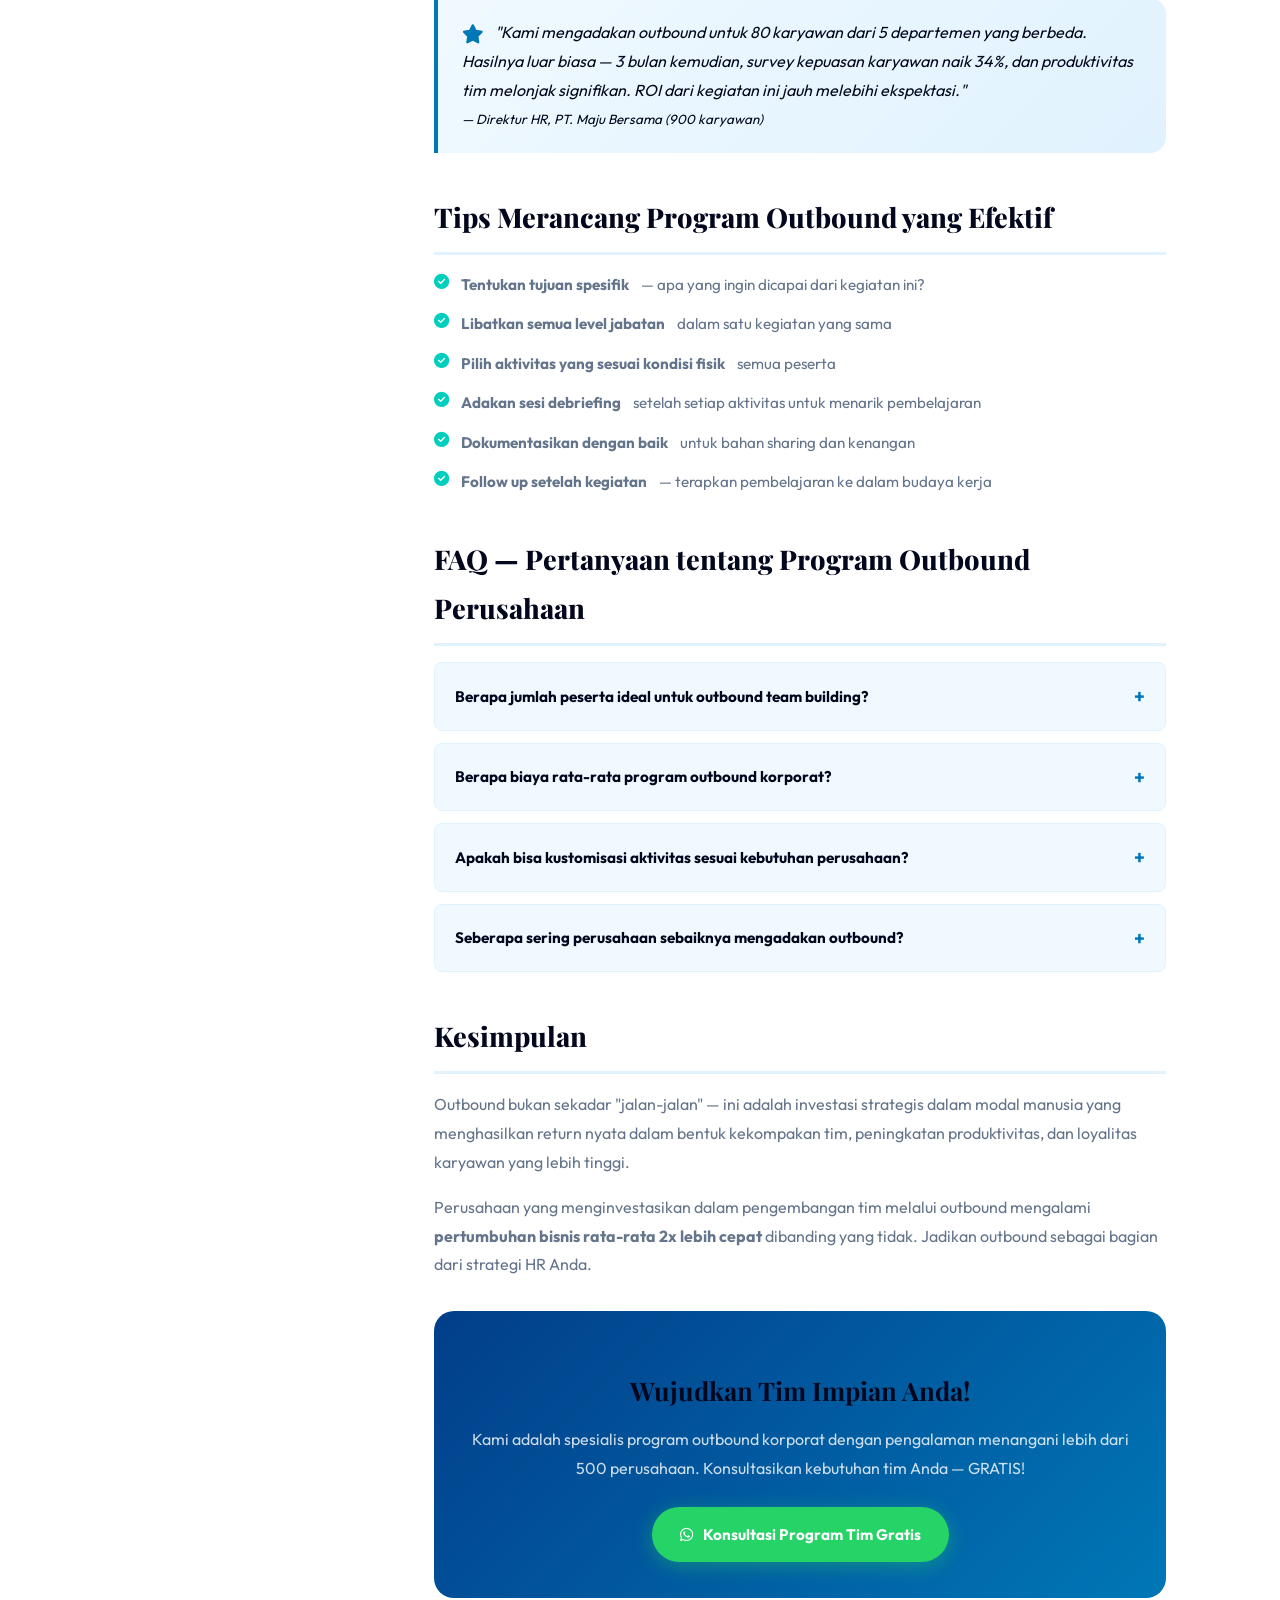
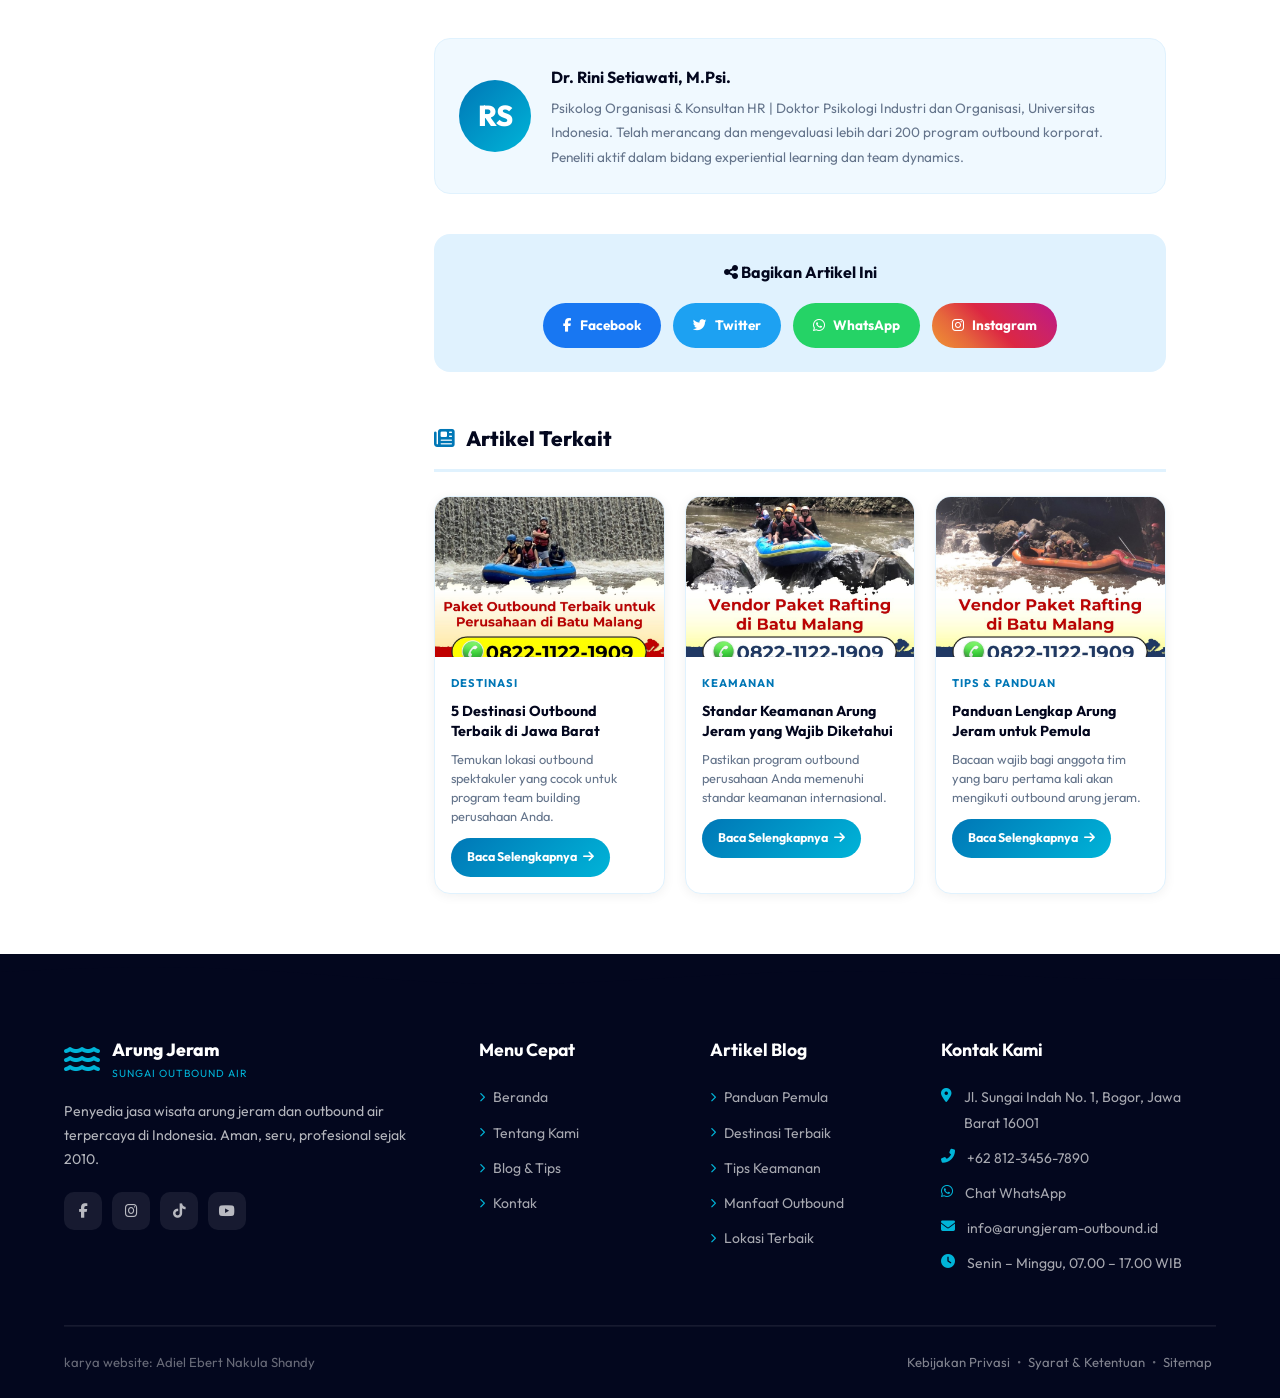
<file: blog/manfaat-outbound-tim.html>
<!DOCTYPE html>
<html lang="id">

<head>
    <meta charset="UTF-8" />
    <meta name="viewport" content="width=device-width, initial-scale=1.0" />
    <title>10 Manfaat Outbound untuk Kekompakan Tim yang Terbukti Ilmiah | Arung Jeram Sungai Outbound Air</title>
    <meta name="description"
        content="10 manfaat outbound untuk kekompakan tim kerja yang terbukti secara ilmiah. Bagaimana aktivitas outdoor membangun kepercayaan, komunikasi, dan produktivitas tim." />
    <meta name="keywords"
        content="manfaat outbound tim, team building outdoor, outbound kekompakan tim, manfaat rafting perusahaan, outbound kantor" />
    <link rel="canonical" href="https://www.arungjeram-outbound.id/blog/manfaat-outbound-tim.html" />
    <meta property="og:title" content="10 Manfaat Outbound untuk Kekompakan Tim yang Terbukti Ilmiah" />
    <meta property="og:image" content="https://images.unsplash.com/photo-1544551763-46a013bb70d5?w=1200&q=80" />
    <meta property="og:type" content="article" />
    <meta name="twitter:card" content="summary_large_image" />
    <link rel="preconnect" href="https://fonts.googleapis.com" />
    <link rel="preconnect" href="https://fonts.gstatic.com" crossorigin />
    <link
        href="https://fonts.googleapis.com/css2?family=Outfit:wght@300;400;500;600;700;800;900&family=Playfair+Display:wght@700;800&display=swap"
        rel="stylesheet" />
    <link rel="stylesheet" href="https://cdnjs.cloudflare.com/ajax/libs/font-awesome/6.5.0/css/all.min.css" />
    <link rel="stylesheet" href="../style.css" />
    <link rel="stylesheet" href="../blog-style.css" />
    <style>
        .author-card {
            display: flex;
            align-items: center;
            gap: 20px;
            background: var(--light);
            border: 1px solid var(--light2);
            border-radius: var(--radius);
            padding: 24px;
            margin: 40px 0;
        }

        .author-avatar {
            width: 72px;
            height: 72px;
            border-radius: 50%;
            background: var(--grad1);
            display: flex;
            align-items: center;
            justify-content: center;
            color: #fff;
            font-size: 1.8rem;
            font-weight: 800;
            flex-shrink: 0;
        }

        .author-info h4 {
            font-size: 1rem;
            font-weight: 700;
            color: var(--dark);
            margin-bottom: 4px;
        }

        .author-info p {
            font-size: .85rem;
            color: var(--text-muted);
            margin: 0;
        }

        .share-box {
            background: var(--light2);
            border-radius: var(--radius);
            padding: 24px;
            text-align: center;
            margin: 32px 0;
        }

        .share-box h4 {
            font-size: 1rem;
            font-weight: 700;
            color: var(--dark);
            margin-bottom: 16px;
        }

        .share-buttons {
            display: flex;
            justify-content: center;
            gap: 12px;
            flex-wrap: wrap;
        }

        .share-btn {
            display: inline-flex;
            align-items: center;
            gap: 8px;
            padding: 10px 20px;
            border-radius: 100px;
            font-weight: 700;
            font-size: .85rem;
            cursor: pointer;
            border: none;
            text-decoration: none;
            transition: all .3s ease;
            color: #fff;
        }

        .share-fb {
            background: #1877f2;
        }

        .share-tw {
            background: #1da1f2;
        }

        .share-wa {
            background: #25d366;
        }

        .share-ig {
            background: linear-gradient(45deg, #f09433, #e6683c, #dc2743, #cc2366, #bc1888);
        }

        .related-articles {
            margin-top: 48px;
        }

        .related-articles h3 {
            font-size: 1.3rem;
            font-weight: 800;
            color: var(--dark);
            margin-bottom: 24px;
            border-bottom: 3px solid var(--light2);
            padding-bottom: 12px;
        }

        .related-grid-3 {
            display: grid;
            grid-template-columns: repeat(3, 1fr);
            gap: 20px;
        }

        .related-article-card {
            background: var(--white);
            border: 1px solid var(--light2);
            border-radius: var(--radius);
            overflow: hidden;
            transition: all .3s ease;
            box-shadow: 0 2px 12px rgba(0, 0, 0, .06);
        }

        .related-article-card:hover {
            transform: translateY(-4px);
            box-shadow: var(--shadow-lg);
        }

        .related-article-card img {
            width: 100%;
            height: 160px;
            object-fit: cover;
            border-radius: 0;
            margin: 0;
        }

        .related-article-content {
            padding: 16px;
        }

        .related-article-cat {
            font-size: .7rem;
            font-weight: 700;
            color: var(--primary);
            text-transform: uppercase;
            letter-spacing: 1px;
            margin-bottom: 8px;
            display: block;
        }

        .related-article-content h4 {
            font-size: .9rem;
            font-weight: 700;
            color: var(--dark);
            line-height: 1.4;
            margin-bottom: 8px;
        }

        .related-article-content p {
            font-size: .8rem;
            color: var(--text-muted);
            margin-bottom: 12px;
            line-height: 1.5;
        }

        .btn-read-more {
            display: inline-flex;
            align-items: center;
            gap: 6px;
            background: var(--grad1);
            color: #fff;
            padding: 8px 16px;
            border-radius: 100px;
            font-size: .78rem;
            font-weight: 700;
            transition: all .3s ease;
        }

        .btn-read-more:hover {
            transform: translateY(-2px);
            box-shadow: var(--shadow);
        }

        .img-caption {
            text-align: center;
            font-size: .82rem;
            color: var(--text-muted);
            font-style: italic;
            margin-top: -12px;
            margin-bottom: 24px;
        }

        .gif-promo {
            width: 100%;
            max-width: 600px;
            margin: 32px auto;
            border-radius: var(--radius);
            overflow: hidden;
            box-shadow: var(--shadow-lg);
            display: block;
        }

        .benefit-card {
            display: flex;
            gap: 20px;
            align-items: flex-start;
            background: var(--white);
            border: 1px solid var(--light2);
            border-radius: var(--radius-sm);
            padding: 20px;
            margin: 12px 0;
            box-shadow: 0 2px 8px rgba(0, 0, 0, .05);
            transition: all .3s ease;
        }

        .benefit-card:hover {
            box-shadow: var(--shadow);
            transform: translateX(4px);
        }

        .benefit-num {
            width: 48px;
            height: 48px;
            background: var(--grad1);
            color: #fff;
            border-radius: 12px;
            display: flex;
            align-items: center;
            justify-content: center;
            font-size: 1.2rem;
            font-weight: 800;
            flex-shrink: 0;
        }

        .benefit-content h4 {
            font-size: .98rem;
            font-weight: 700;
            color: var(--dark);
            margin-bottom: 6px;
        }

        .benefit-content p {
            font-size: .87rem;
            color: var(--text-muted);
            margin: 0;
        }

        .stat-bar {
            display: grid;
            grid-template-columns: repeat(3, 1fr);
            gap: 20px;
            margin: 28px 0;
        }

        .stat-item-bar {
            background: var(--grad1);
            border-radius: var(--radius-sm);
            padding: 24px;
            text-align: center;
            color: #fff;
        }

        .stat-item-bar strong {
            display: block;
            font-size: 2rem;
            font-weight: 900;
            line-height: 1;
            margin-bottom: 6px;
        }

        .stat-item-bar span {
            font-size: .85rem;
            opacity: .85;
        }

        @media(max-width:768px) {

            .related-grid-3,
            .stat-bar {
                grid-template-columns: 1fr;
            }

            .author-card {
                flex-direction: column;
                text-align: center;
            }
        }
    </style>
</head>

<body>
    <!-- ===== NAVBAR ===== -->
    <nav class="navbar" id="navbar" role="navigation" aria-label="Navigasi Utama">
        <div class="nav-container">
            <a href="../index.html" class="nav-brand" aria-label="Arung Jeram Sungai Outbound Air - Beranda">
                <div class="brand-icon"><i class="fas fa-water" aria-hidden="true"></i></div>
                <div class="brand-text">
                    <span class="brand-main">Arung Jeram</span>
                    <span class="brand-sub">Sungai Outbound Air</span>
                </div>
            </a>
            <button class="nav-toggle" id="nav-toggle" aria-label="Buka menu navigasi" aria-expanded="false"
                aria-controls="nav-menu">
                <span></span><span></span><span></span>
            </button>
            <ul class="nav-menu" id="nav-menu" role="list">
                <li><a href="../index.html" class="nav-link">Beranda</a></li>
                <li><a href="../index.html#about" class="nav-link">Tentang Kami</a></li>
                <li><a href="../index.html#blog" class="nav-link active">Blog</a></li>
                <li><a href="../index.html#contact" class="nav-link">Kontak</a></li>
                <li><a href="https://wa.me/6281234567890?text=Halo%2C%20saya%20ingin%20booking%20paket%20arung%20jeram"
                        class="nav-cta" target="_blank" rel="noopener noreferrer" id="nav-wa-btn">
                        <i class="fab fa-whatsapp" aria-hidden="true"></i> Booking
                    </a></li>
            </ul>
        </div>
    </nav>

    <div class="blog-hero"
        style="background: linear-gradient(to bottom, rgba(3,7,30,.3) 0%, rgba(3,7,30,.85) 100%), url('../Slide76.JPG') center/cover no-repeat;">
        <div class="blog-hero-content">
            <div class="blog-cat-badge"><i class="fas fa-users"></i> Team Building</div>
            <h1>10 Manfaat Outbound untuk Kekompakan Tim yang Terbukti Ilmiah</h1>
            <div class="blog-meta-bar">
                <span><i class="fas fa-user"></i> Dr. Rini Setiawati, M.Psi.</span>
                <span><i class="fas fa-calendar-alt"></i> 10 Februari 2026</span>
                <span><i class="fas fa-clock"></i> 5 menit baca</span>
                <span><i class="fas fa-eye"></i> 5.438 pembaca</span>
            </div>
        </div>
    </div>

    <div class="blog-body-wrap">
        <aside class="blog-toc" id="blog-toc">
            <button class="toc-toggle" id="toc-toggle" aria-expanded="true" aria-controls="toc-list">
                <i class="fas fa-list"></i> Daftar Isi
                <i class="fas fa-chevron-up" id="toc-chevron"></i>
            </button>
            <ul class="toc-list" id="toc-list"></ul>
        </aside>

        <main class="blog-main" id="blog-content">
            <p class="blog-intro">Riset dari Harvard Business Review menunjukkan bahwa <strong>tim yang berpartisipasi
                    dalam kegiatan outdoor bersama mengalami peningkatan produktivitas hingga 25%</strong> dan
                berkurangnya konflik interpersonal sebesar 40%. Outbound bukan sekadar liburan — ini investasi strategis
                untuk bisnis Anda!</p>

            <figure>
                <img src="../Slide76.JPG"
                    alt="Tim lengkap peserta rafting berfoto bersama menggunakan perlengkapan safety arung jeram"
                    loading="lazy" />
                <figcaption class="img-caption">📸 Tim yang bermain bersama di alam terbuka, bekerja lebih baik di
                    kantor bersama!</figcaption>
            </figure>

            <!-- Statistik -->
            <div class="stat-bar">
                <div class="stat-item-bar"><strong>87%</strong><span>Tim lebih kompak setelah outbound</span></div>
                <div class="stat-item-bar"><strong>25%</strong><span>Peningkatan rata-rata produktivitas</span></div>
                <div class="stat-item-bar"><strong>40%</strong><span>Penurunan konflik tim</span></div>
            </div>

            <div
                style="background:var(--light2);border-left:4px solid var(--primary);padding:16px 20px;border-radius:0 var(--radius) var(--radius) 0;margin:24px 0;">
                <strong style="color:var(--primary);font-size:.8rem;text-transform:uppercase;letter-spacing:1px;"><i
                        class="fas fa-book-open"></i> Baca Juga</strong>
                <p style="margin:6px 0 0;font-size:.9rem;"><a href="paket-outbound-terbaik.html"
                        style="color:var(--primary);font-weight:700;">5 Destinasi Outbound Terbaik di Jawa Barat yang
                        Wajib Anda Coba →</a></p>
            </div>

            <h2 id="mengapa-outbound">Mengapa Outbound Lebih Efektif dari Pelatihan Konvensional?</h2>
            <p>Pelatihan konvensional di ruangan sering kali tidak mampu menciptakan perubahan perilaku yang nyata dan
                berkelanjutan. Otak manusia belajar lebih efektif melalui <em>experiential learning</em> — belajar
                melalui pengalaman langsung, bukan hanya mendengarkan teori.</p>

            <blockquote>
                <i class="fas fa-quote-left"></i>
                "Tell me and I forget. Teach me and I remember. Involve me and I learn." — Pembelajaran yang melibatkan
                pengalaman nyata 4x lebih efektif dari pembelajaran pasif.
                <br><small>— Benjamin Franklin, dikutip dalam Educational Psychology Journal</small>
            </blockquote>

            <h2 id="10-manfaat">10 Manfaat Outbound untuk Kekompakan Tim</h2>

            <div class="benefit-card">
                <div class="benefit-num">1</div>
                <div class="benefit-content">
                    <h4>Membangun Kepercayaan Antar Anggota Tim</h4>
                    <p>Aktivitas seperti arung jeram dan trust fall memaksa anggota tim untuk benar-benar mempercayai
                        satu sama lain. Kepercayaan yang dibangun di alam nyata jauh lebih kuat dari yang dibangun di
                        ruang meeting.</p>
                </div>
            </div>
            <div class="benefit-card">
                <div class="benefit-num">2</div>
                <div class="benefit-content">
                    <h4>Meningkatkan Komunikasi Efektif</h4>
                    <p>Di tengah sungai berarus, komunikasi yang jelas dan cepat adalah keharusan. Skill komunikasi yang
                        dilatih dalam kondisi nyata ini secara otomatis terbawa ke lingkungan kerja.</p>
                </div>
            </div>
            <div class="benefit-card">
                <div class="benefit-num">3</div>
                <div class="benefit-content">
                    <h4>Mengembangkan Kepemimpinan Alami</h4>
                    <p>Outbound sering mengungkap pemimpin alami yang tidak terlihat dalam setting kantor biasa.
                        Lingkungan yang berbeda memunculkan karakter yang berbeda — dan itulah aset tersembunyi tim
                        Anda.</p>
                </div>
            </div>
            <div class="benefit-card">
                <div class="benefit-num">4</div>
                <div class="benefit-content">
                    <h4>Melatih Pengambilan Keputusan di Bawah Tekanan</h4>
                    <p>Menghadapi jeram yang menantang membutuhkan keputusan cepat dan tepat. Kemampuan ini sangat
                        relevan dengan tantangan bisnis yang membutuhkan decision-making yang cepat dan efektif.</p>
                </div>
            </div>
            <div class="benefit-card">
                <div class="benefit-num">5</div>
                <div class="benefit-content">
                    <h4>Mengurangi Stres dan Meningkatkan Well-being</h4>
                    <p>Kontak dengan alam terbukti secara ilmiah menurunkan kadar kortisol (hormon stres) dan
                        meningkatkan produksi endorfin. Tim yang lebih bahagia adalah tim yang lebih produktif.</p>
                </div>
            </div>

            <figure>
                <img src="../Slide22.JPG"
                    alt="Tim arung jeram ceria bersama di atas perahu karet menikmati petualangan sungai bersama"
                    loading="lazy" />
                <figcaption class="img-caption">📸 Kebahagiaan bersama di alam terbuka menciptakan ikatan yang tidak
                    bisa dibeli dengan uang!</figcaption>
            </figure>



            <div class="benefit-card">
                <div class="benefit-num">6</div>
                <div class="benefit-content">
                    <h4>Mempererat Hubungan Lintas Departemen</h4>
                    <p>Outbound mencampurkan anggota dari berbagai divisi dalam satu tim yang sama. Ini menghancurkan
                        "silo" antar departemen dan membangun hubungan yang akan meningkatkan kolaborasi di tempat
                        kerja.</p>
                </div>
            </div>
            <div class="benefit-card">
                <div class="benefit-num">7</div>
                <div class="benefit-content">
                    <h4>Meningkatkan Kreativitas dan Problem Solving</h4>
                    <p>Tantangan-tantangan di alam terbuka membutuhkan solusi kreatif yang tidak ada dalam buku teks.
                        Pola pikir kreatif ini sangat berharga untuk inovasi dalam bisnis.</p>
                </div>
            </div>
            <div class="benefit-card">
                <div class="benefit-num">8</div>
                <div class="benefit-content">
                    <h4>Membangun Resiliensi dan Mental Baja</h4>
                    <p>Berhasil melewati tantangan alam memberikan rasa pencapaian yang kuat dan membangun keyakinan
                        bahwa tim mampu mengatasi tantangan apapun — termasuk tantangan bisnis.</p>
                </div>
            </div>
            <div class="benefit-card">
                <div class="benefit-num">9</div>
                <div class="benefit-content">
                    <h4>Menciptakan Kenangan Kolektif yang Kuat</h4>
                    <p>Shared experiences yang intense menciptakan kenangan bersama yang kuat — fondasi dari identitas
                        tim yang solid dan kohesif dalam jangka panjang.</p>
                </div>
            </div>
            <div class="benefit-card">
                <div class="benefit-num">10</div>
                <div class="benefit-content">
                    <h4>Meningkatkan Loyalitas dan Retensi Karyawan</h4>
                    <p>Karyawan yang merasa dihargai dan memiliki ikatan kuat dengan rekan kerjanya cenderung bertahan
                        lebih lama. Investasi outbound dapat mengurangi biaya rekrutmen yang sangat mahal.</p>
                </div>
            </div>

            <div
                style="background:var(--light2);border-left:4px solid var(--primary);padding:16px 20px;border-radius:0 var(--radius) var(--radius) 0;margin:24px 0;">
                <strong style="color:var(--primary);font-size:.8rem;text-transform:uppercase;letter-spacing:1px;"><i
                        class="fas fa-book-open"></i> Baca Juga</strong>
                <p style="margin:6px 0 0;font-size:.9rem;"><a href="keamanan-arung-jeram.html"
                        style="color:var(--primary);font-weight:700;">Standar Keamanan Arung Jeram: Pastikan Tim Anda
                        Aman! →</a></p>
            </div>

            <h2 id="studi-kasus">Studi Kasus: Transformasi Tim Nyata</h2>
            <blockquote>
                <i class="fas fa-star"></i>
                "Kami mengadakan outbound untuk 80 karyawan dari 5 departemen yang berbeda. Hasilnya luar biasa — 3
                bulan kemudian, survey kepuasan karyawan naik 34%, dan produktivitas tim melonjak signifikan. ROI dari
                kegiatan ini jauh melebihi ekspektasi."
                <br><small>— Direktur HR, PT. Maju Bersama (900 karyawan)</small>
            </blockquote>

            <h2 id="tips-program">Tips Merancang Program Outbound yang Efektif</h2>
            <ul class="blog-list">
                <li><i class="fas fa-check-circle"></i> <strong>Tentukan tujuan spesifik</strong> — apa yang ingin
                    dicapai dari kegiatan ini?</li>
                <li><i class="fas fa-check-circle"></i> <strong>Libatkan semua level jabatan</strong> dalam satu
                    kegiatan yang sama</li>
                <li><i class="fas fa-check-circle"></i> <strong>Pilih aktivitas yang sesuai kondisi fisik</strong> semua
                    peserta</li>
                <li><i class="fas fa-check-circle"></i> <strong>Adakan sesi debriefing</strong> setelah setiap aktivitas
                    untuk menarik pembelajaran</li>
                <li><i class="fas fa-check-circle"></i> <strong>Dokumentasikan dengan baik</strong> untuk bahan sharing
                    dan kenangan</li>
                <li><i class="fas fa-check-circle"></i> <strong>Follow up setelah kegiatan</strong> — terapkan
                    pembelajaran ke dalam budaya kerja</li>
            </ul>

            <h2 id="faq">FAQ — Pertanyaan tentang Program Outbound Perusahaan</h2>
            <div class="blog-faq">
                <details>
                    <summary>Berapa jumlah peserta ideal untuk outbound team building?</summary>
                    <p>Jumlah ideal adalah 20–100 peserta per sesi untuk efektivitas maksimal. Lebih dari itu, grup
                        dibagi menjadi sub-tim. Kami telah menangani grup hingga 500 orang dengan manajemen yang
                        terstruktur.</p>
                </details>
                <details>
                    <summary>Berapa biaya rata-rata program outbound korporat?</summary>
                    <p>Biaya sangat bervariasi tergantung jumlah peserta, durasi, aktivitas, dan fasilitas yang dipilih.
                        Berkisar Rp 300.000–1.500.000 per orang untuk paket half-day hingga full-day dengan berbagai
                        aktivitas.</p>
                </details>
                <details>
                    <summary>Apakah bisa kustomisasi aktivitas sesuai kebutuhan perusahaan?</summary>
                    <p>Tentu! Kami menyediakan layanan konsultasi gratis untuk merancang program outbound yang
                        sepenuhnya disesuaikan dengan budaya perusahaan, tujuan HR, dan kondisi fisik peserta Anda.</p>
                </details>
                <details>
                    <summary>Seberapa sering perusahaan sebaiknya mengadakan outbound?</summary>
                    <p>Idealnya minimum 1–2 kali per tahun untuk menjaga momentum dan memperbarui ikatan antar anggota
                        tim. Banyak perusahaan kini mengintegrasikannya dalam agenda kuartalan mereka.</p>
                </details>
            </div>

            <h2 id="kesimpulan">Kesimpulan</h2>
            <p>Outbound bukan sekadar "jalan-jalan" — ini adalah investasi strategis dalam modal manusia yang
                menghasilkan return nyata dalam bentuk kekompakan tim, peningkatan produktivitas, dan loyalitas karyawan
                yang lebih tinggi.</p>
            <p>Perusahaan yang menginvestasikan dalam pengembangan tim melalui outbound mengalami <strong>pertumbuhan
                    bisnis rata-rata 2x lebih cepat</strong> dibanding yang tidak. Jadikan outbound sebagai bagian dari
                strategi HR Anda.</p>



            <div class="blog-cta-box">
                <h3>Wujudkan Tim Impian Anda!</h3>
                <p>Kami adalah spesialis program outbound korporat dengan pengalaman menangani lebih dari 500
                    perusahaan. Konsultasikan kebutuhan tim Anda — GRATIS!</p>
                <a href="https://wa.me/6281234567890?text=Halo%2C%20saya%20ingin%20konsultasi%20program%20outbound%20team%20building%20untuk%20perusahaan%20kami"
                    class="btn-cta-blog" target="_blank" rel="noopener">
                    <i class="fab fa-whatsapp"></i> Konsultasi Program Tim Gratis
                </a>
            </div>

            <div class="author-card">
                <div class="author-avatar">RS</div>
                <div class="author-info">
                    <h4>Dr. Rini Setiawati, M.Psi.</h4>
                    <p>Psikolog Organisasi &amp; Konsultan HR | Doktor Psikologi Industri dan Organisasi, Universitas
                        Indonesia. Telah merancang dan mengevaluasi lebih dari 200 program outbound korporat. Peneliti
                        aktif dalam bidang experiential learning dan team dynamics.</p>
                </div>
            </div>

            <div class="share-box">
                <h4><i class="fas fa-share-alt"></i> Bagikan Artikel Ini</h4>
                <div class="share-buttons">
                    <a href="https://www.facebook.com/sharer/sharer.php?u=https://www.arungjeram-outbound.id/blog/manfaat-outbound-tim.html"
                        target="_blank" rel="noopener" class="share-btn share-fb"><i class="fab fa-facebook-f"></i>
                        Facebook</a>
                    <a href="https://twitter.com/intent/tweet?url=https://www.arungjeram-outbound.id/blog/manfaat-outbound-tim.html&text=10%20Manfaat%20Outbound%20untuk%20Kekompakan%20Tim"
                        target="_blank" rel="noopener" class="share-btn share-tw"><i class="fab fa-twitter"></i>
                        Twitter</a>
                    <a href="https://wa.me/?text=Bagikan%20ke%20HR%20tim%20Anda%3A%20https://www.arungjeram-outbound.id/blog/manfaat-outbound-tim.html"
                        target="_blank" rel="noopener" class="share-btn share-wa"><i class="fab fa-whatsapp"></i>
                        WhatsApp</a>
                    <a href="https://www.instagram.com/" target="_blank" rel="noopener" class="share-btn share-ig"><i
                            class="fab fa-instagram"></i> Instagram</a>
                </div>
            </div>

            <div class="related-articles">
                <h3><i class="fas fa-newspaper" style="color:var(--primary);margin-right:8px;"></i> Artikel Terkait</h3>
                <div class="related-grid-3">
                    <div class="related-article-card">
                        <img src="../Slide51.JPG" alt="Destinasi outbound terbaik" loading="lazy" />
                        <div class="related-article-content">
                            <span class="related-article-cat">Destinasi</span>
                            <h4>5 Destinasi Outbound Terbaik di Jawa Barat</h4>
                            <p>Temukan lokasi outbound spektakuler yang cocok untuk program team building perusahaan
                                Anda.</p>
                            <a href="paket-outbound-terbaik.html" class="btn-read-more">Baca Selengkapnya <i
                                    class="fas fa-arrow-right"></i></a>
                        </div>
                    </div>
                    <div class="related-article-card">
                        <img src="../Slide25.JPG" alt="Keamanan arung jeram" loading="lazy" />
                        <div class="related-article-content">
                            <span class="related-article-cat">Keamanan</span>
                            <h4>Standar Keamanan Arung Jeram yang Wajib Diketahui</h4>
                            <p>Pastikan program outbound perusahaan Anda memenuhi standar keamanan internasional.</p>
                            <a href="keamanan-arung-jeram.html" class="btn-read-more">Baca Selengkapnya <i
                                    class="fas fa-arrow-right"></i></a>
                        </div>
                    </div>
                    <div class="related-article-card">
                        <img src="../Slide19.JPG" alt="Panduan pemula arung jeram" loading="lazy" />
                        <div class="related-article-content">
                            <span class="related-article-cat">Tips &amp; Panduan</span>
                            <h4>Panduan Lengkap Arung Jeram untuk Pemula</h4>
                            <p>Bacaan wajib bagi anggota tim yang baru pertama kali akan mengikuti outbound arung jeram.
                            </p>
                            <a href="tips-arung-jeram-pemula.html" class="btn-read-more">Baca Selengkapnya <i
                                    class="fas fa-arrow-right"></i></a>
                        </div>
                    </div>
                </div>
            </div>
        </main>
    </div>

    <!-- ===== FOOTER ===== -->
    <footer class="footer" id="contact" role="contentinfo">
        <div class="footer-wave" aria-hidden="true"></div>
        <div class="container">
            <div class="footer-grid">
                <div class="footer-brand">
                    <div class="footer-logo">
                        <i class="fas fa-water" aria-hidden="true"></i>
                        <div>
                            <span class="footer-brand-main">Arung Jeram</span>
                            <span class="footer-brand-sub">Sungai Outbound Air</span>
                        </div>
                    </div>
                    <p>Penyedia jasa wisata arung jeram dan outbound air terpercaya di Indonesia. Aman, seru,
                        profesional sejak 2010.</p>
                    <div class="footer-social" aria-label="Media sosial kami">
                        <a href="https://www.facebook.com/arungjeram.outbound" target="_blank" rel="noopener noreferrer"
                            aria-label="Facebook"><i class="fab fa-facebook-f" aria-hidden="true"></i></a>
                        <a href="https://www.instagram.com/arungjeram.outbound" target="_blank"
                            rel="noopener noreferrer" aria-label="Instagram"><i class="fab fa-instagram"
                                aria-hidden="true"></i></a>
                        <a href="https://www.tiktok.com/@arungjeram.outbound" target="_blank" rel="noopener noreferrer"
                            aria-label="TikTok"><i class="fab fa-tiktok" aria-hidden="true"></i></a>
                        <a href="https://www.youtube.com/@arungjeram.outbound" target="_blank" rel="noopener noreferrer"
                            aria-label="YouTube"><i class="fab fa-youtube" aria-hidden="true"></i></a>
                    </div>
                </div>
                <div class="footer-col">
                    <h4>Menu Cepat</h4>
                    <ul>
                        <li><a href="../index.html"><i class="fas fa-chevron-right" aria-hidden="true"></i> Beranda</a>
                        </li>
                        <li><a href="../index.html#about"><i class="fas fa-chevron-right" aria-hidden="true"></i>
                                Tentang Kami</a></li>
                        <li><a href="../index.html#blog"><i class="fas fa-chevron-right" aria-hidden="true"></i> Blog
                                &amp; Tips</a></li>
                        <li><a href="../index.html#contact"><i class="fas fa-chevron-right" aria-hidden="true"></i>
                                Kontak</a></li>
                    </ul>
                </div>
                <div class="footer-col">
                    <h4>Artikel Blog</h4>
                    <ul>
                        <li><a href="tips-arung-jeram-pemula.html"><i class="fas fa-chevron-right"
                                    aria-hidden="true"></i> Panduan Pemula</a></li>
                        <li><a href="paket-outbound-terbaik.html"><i class="fas fa-chevron-right"
                                    aria-hidden="true"></i> Destinasi Terbaik</a></li>
                        <li><a href="keamanan-arung-jeram.html"><i class="fas fa-chevron-right" aria-hidden="true"></i>
                                Tips Keamanan</a></li>
                        <li><a href="manfaat-outbound-tim.html"><i class="fas fa-chevron-right" aria-hidden="true"></i>
                                Manfaat Outbound</a></li>
                        <li><a href="lokasi-arung-jeram-terbaik.html"><i class="fas fa-chevron-right"
                                    aria-hidden="true"></i> Lokasi Terbaik</a></li>
                    </ul>
                </div>
                <div class="footer-col">
                    <h4>Kontak Kami</h4>
                    <ul class="footer-contact-list">
                        <li><i class="fas fa-map-marker-alt" aria-hidden="true"></i><span>Jl. Sungai Indah No. 1, Bogor,
                                Jawa Barat 16001</span></li>
                        <li><i class="fas fa-phone-alt" aria-hidden="true"></i><a href="tel:+6281234567890">+62
                                812-3456-7890</a></li>
                        <li><i class="fab fa-whatsapp" aria-hidden="true"></i><a href="https://wa.me/6281234567890"
                                target="_blank" rel="noopener noreferrer">Chat WhatsApp</a></li>
                        <li><i class="fas fa-envelope" aria-hidden="true"></i><a
                                href="mailto:info@arungjeram-outbound.id">info@arungjeram-outbound.id</a></li>
                        <li><i class="fas fa-clock" aria-hidden="true"></i><span>Senin – Minggu, 07.00 – 17.00
                                WIB</span></li>
                    </ul>
                </div>
            </div>
            <div class="footer-bottom">
                <p>karya website: Adiel Ebert Nakula Shandy</p>
                <p class="footer-bottom-links">
                    <a href="#">Kebijakan Privasi</a> &bull;
                    <a href="#">Syarat &amp; Ketentuan</a> &bull;
                    <a href="../sitemap.xml">Sitemap</a>
                </p>
            </div>
        </div>
    </footer>

    <!-- ===== FAB: WhatsApp ===== -->
    <a href="https://wa.me/6281234567890?text=Halo%2C%20saya%20ingin%20informasi%20dan%20booking%20paket" class="fab-wa"
        target="_blank" rel="noopener noreferrer" aria-label="Hubungi kami via WhatsApp">
        <i class="fab fa-whatsapp" aria-hidden="true"></i>
        <span class="fab-wa-tooltip">Chat WhatsApp</span>
    </a>

    <script>
        document.addEventListener('DOMContentLoaded', () => {
            const content = document.getElementById('blog-content');
            const tocList = document.getElementById('toc-list');
            const headings = content.querySelectorAll('h2, h3');
            headings.forEach(h => {
                if (!h.id) return;
                const li = document.createElement('li');
                li.style.paddingLeft = h.tagName === 'H3' ? '12px' : '0';
                li.innerHTML = `<a href="#${h.id}">${h.textContent}</a>`;
                tocList.appendChild(li);
                li.querySelector('a').addEventListener('click', e => {
                    e.preventDefault();
                    document.getElementById(h.id).scrollIntoView({ behavior: 'smooth', block: 'start' });
                });
            });
            const btn = document.getElementById('toc-toggle');
            const chevron = document.getElementById('toc-chevron');
            btn.addEventListener('click', () => {
                const open = tocList.style.display !== 'none';
                tocList.style.display = open ? 'none' : 'flex';
                chevron.className = open ? 'fas fa-chevron-down' : 'fas fa-chevron-up';
                btn.setAttribute('aria-expanded', String(!open));
            });
            const fab = document.getElementById('fab-top-btn');
            if (fab) { window.addEventListener('scroll', () => { fab.style.display = window.scrollY > 400 ? 'flex' : 'none'; }); fab.addEventListener('click', () => window.scrollTo({ top: 0, behavior: 'smooth' })); }
        });
    </script>
    <button class="fab-top" id="fab-top-btn" aria-label="Kembali ke atas halaman" style="display:none;">
        <i class="fas fa-chevron-up"></i>
    </button>
    <script>
        (function () {
            const nb = document.getElementById('navbar'), tog = document.getElementById('nav-toggle'), menu = document.getElementById('nav-menu');
            function hs() { nb.classList.toggle('scrolled', window.scrollY > 60); }
            window.addEventListener('scroll', hs, { passive: true }); hs();
            tog.addEventListener('click', function () { const o = menu.classList.toggle('open'); tog.setAttribute('aria-expanded', String(o)); document.body.style.overflow = o ? 'hidden' : ''; const s = tog.querySelectorAll('span'); if (o) { s[0].style.transform = 'rotate(45deg) translate(5px,6px)'; s[1].style.opacity = '0'; s[2].style.transform = 'rotate(-45deg) translate(5px,-6px)'; } else { s[0].style.transform = ''; s[1].style.opacity = ''; s[2].style.transform = ''; } });
            menu.querySelectorAll('.nav-link,.nav-cta').forEach(l => l.addEventListener('click', () => { menu.classList.remove('open'); tog.setAttribute('aria-expanded', 'false'); document.body.style.overflow = ''; const s = tog.querySelectorAll('span'); s[0].style.transform = ''; s[1].style.opacity = ''; s[2].style.transform = ''; }));
            const ft = document.getElementById('fab-top-btn');
            window.addEventListener('scroll', () => { ft.style.display = window.scrollY > 400 ? 'flex' : 'none'; ft.style.alignItems = 'center'; ft.style.justifyContent = 'center'; }, { passive: true });
            ft.addEventListener('click', () => window.scrollTo({ top: 0, behavior: 'smooth' }));
        })();
    </script>
</body>

</html>
</file>
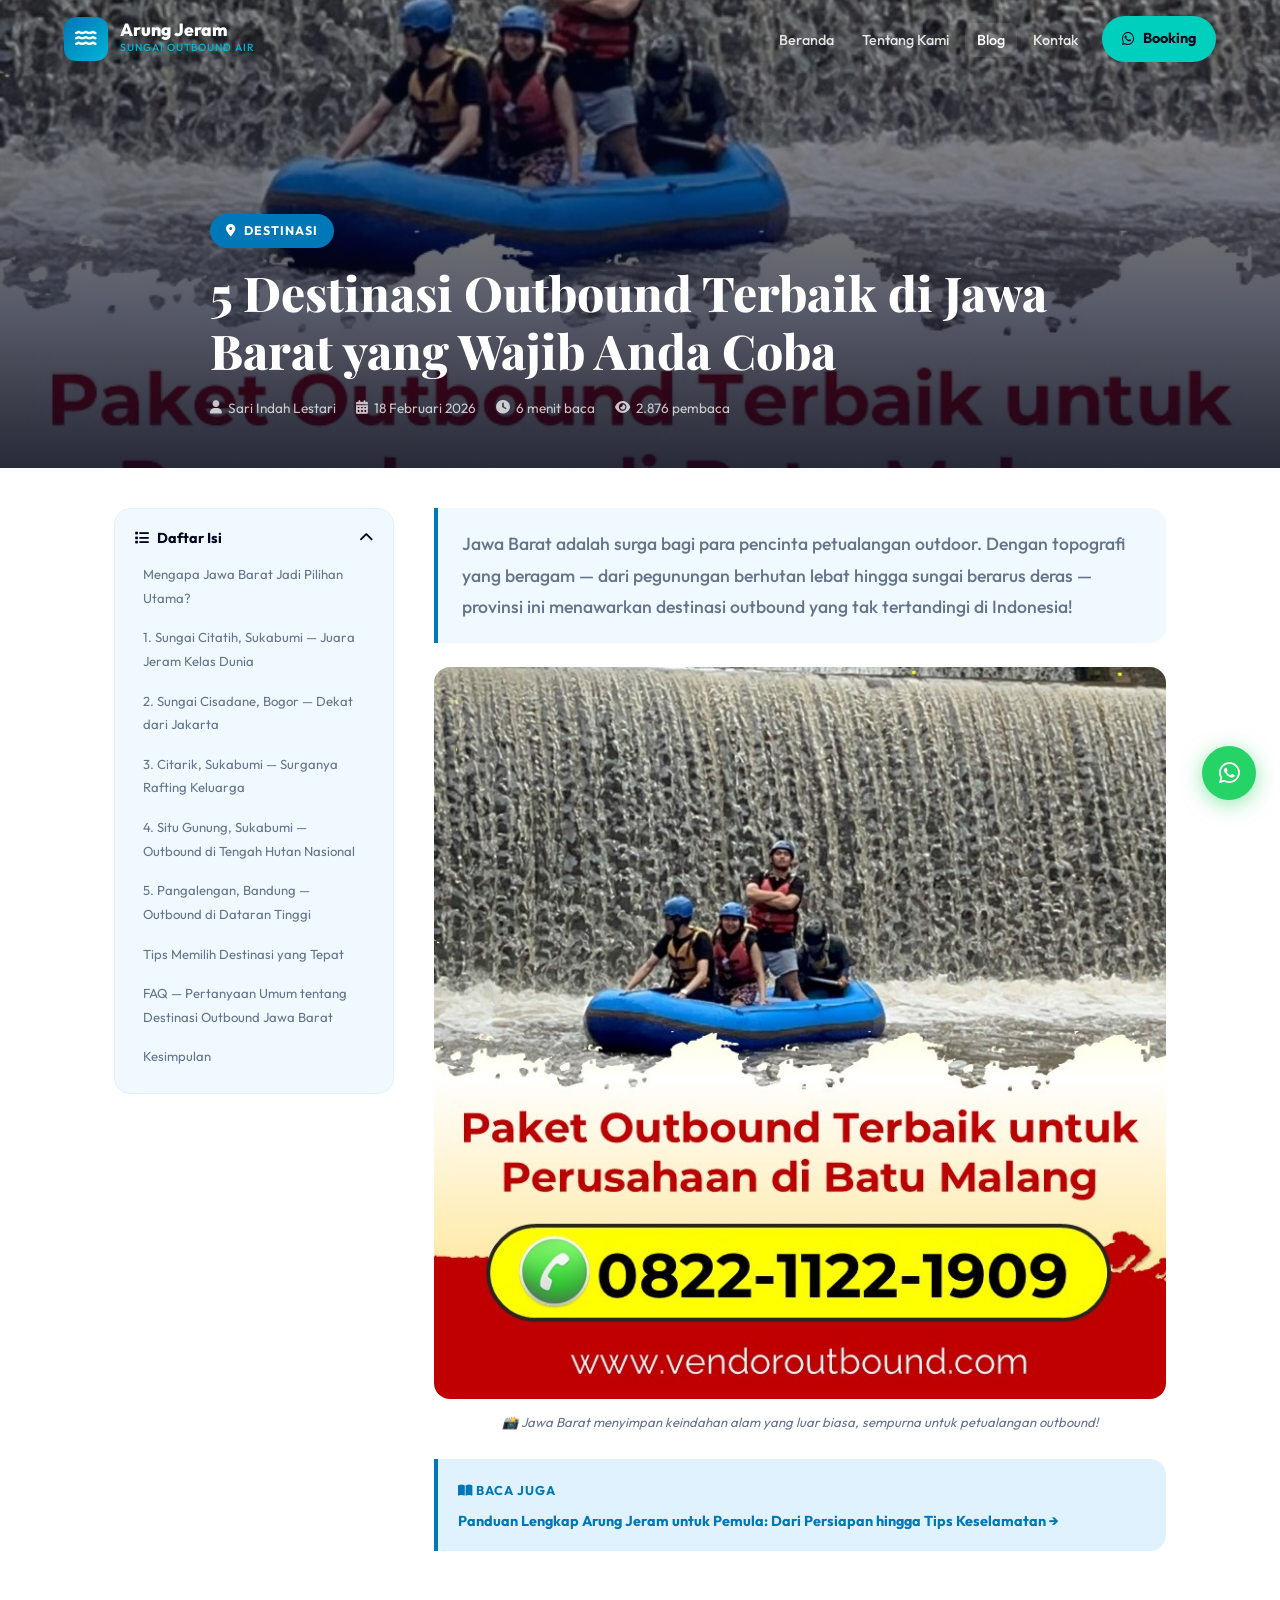
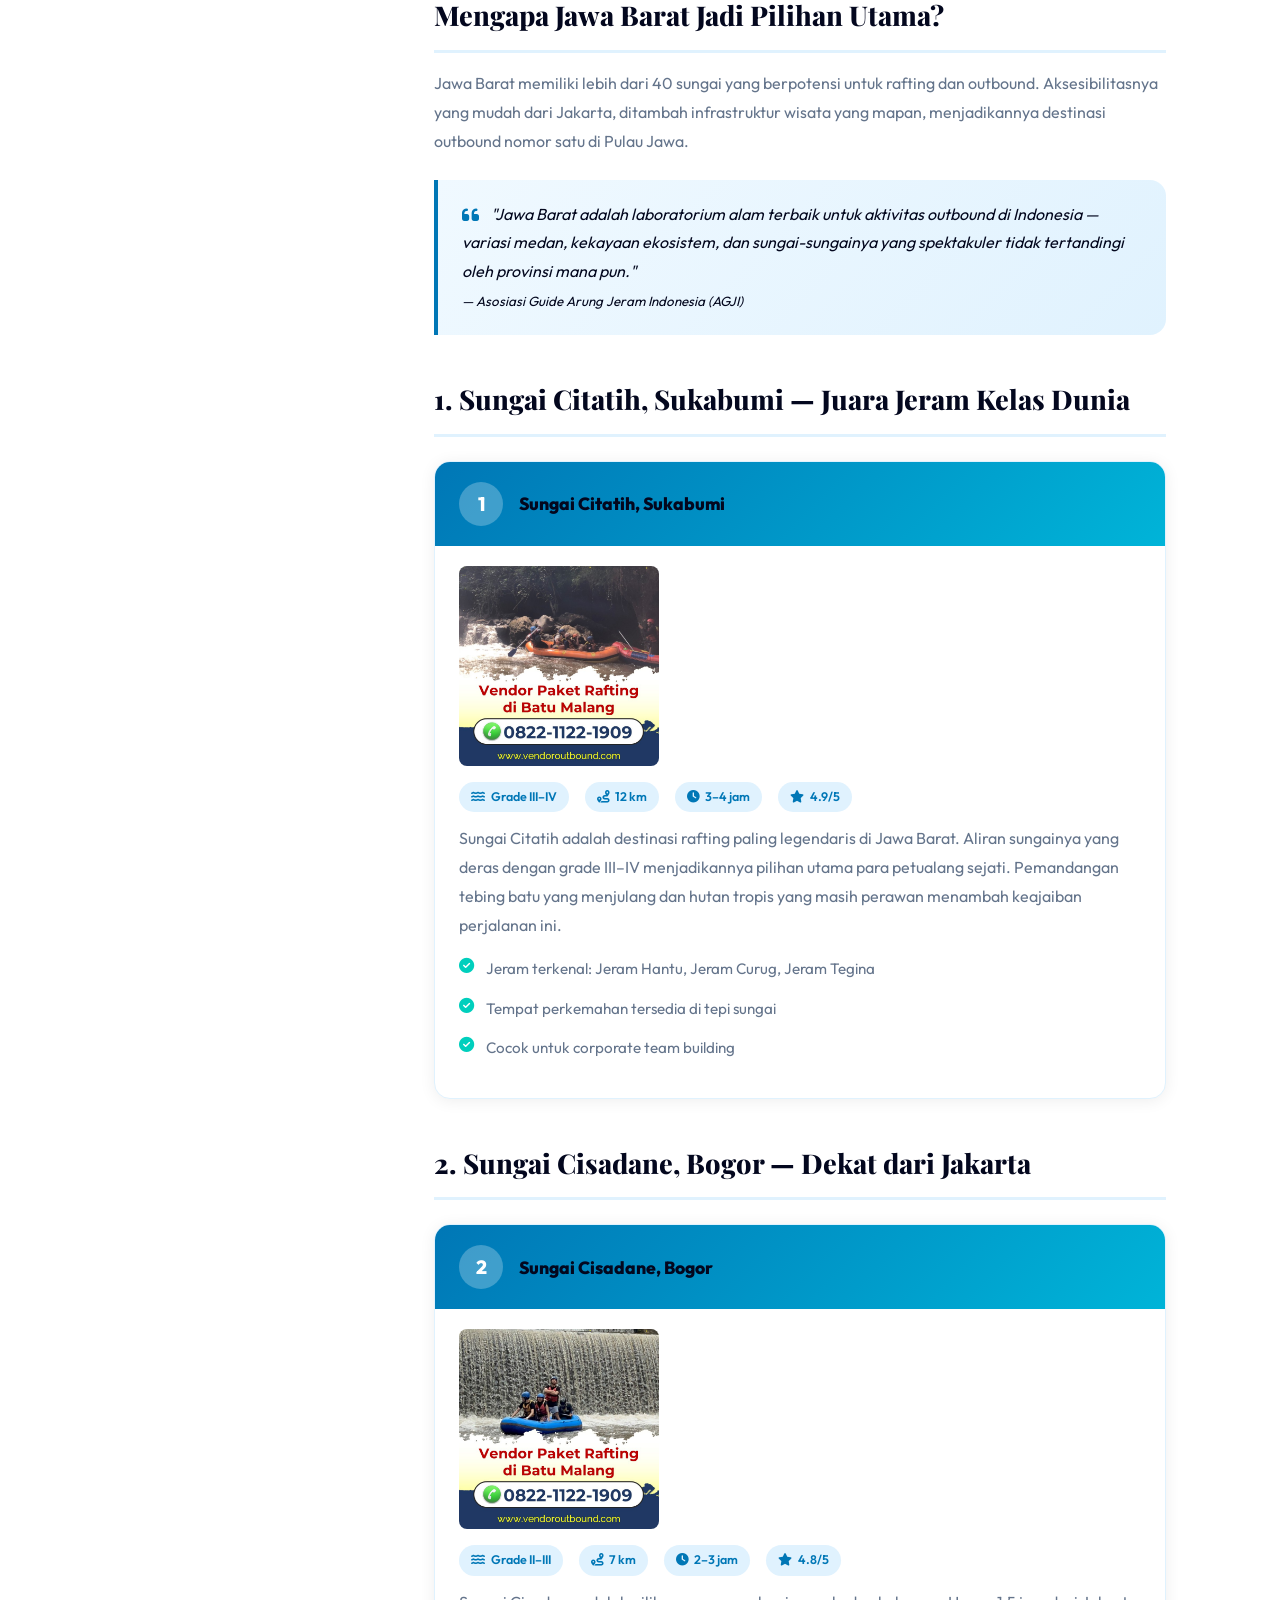
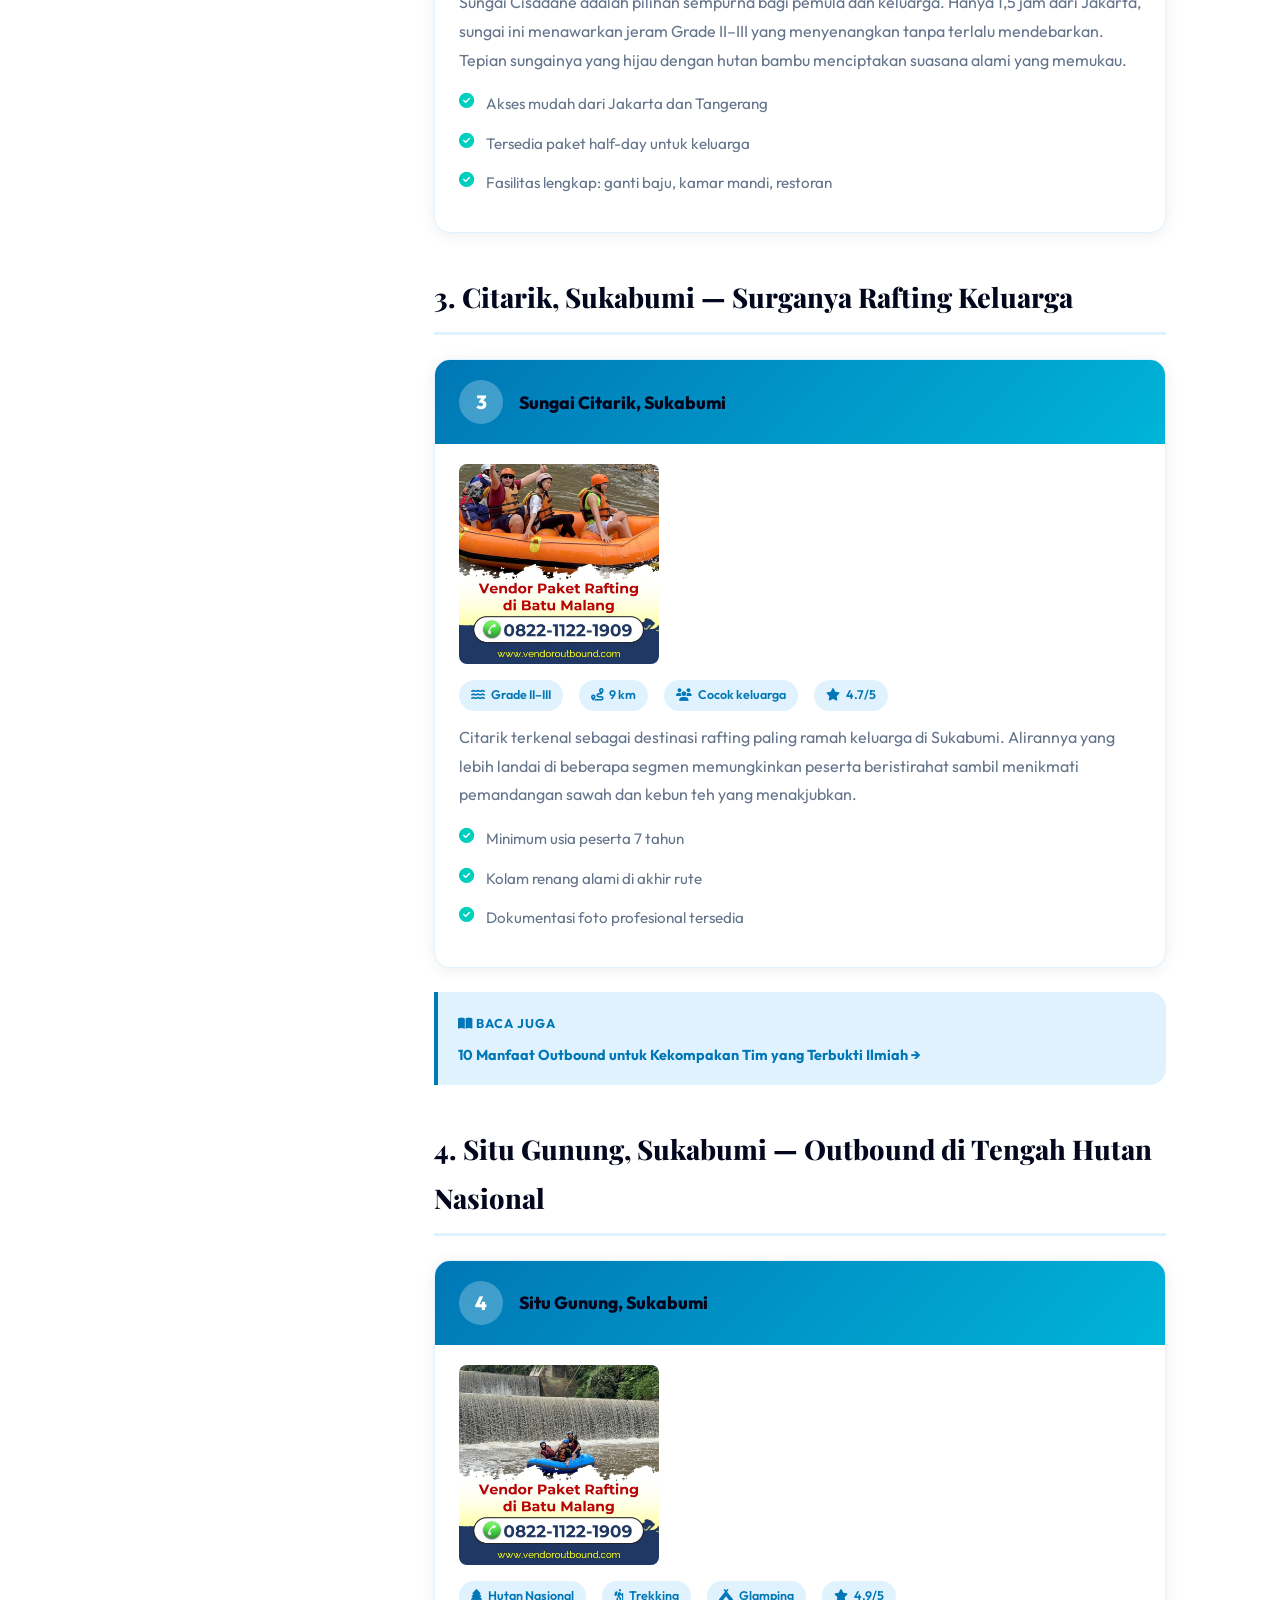
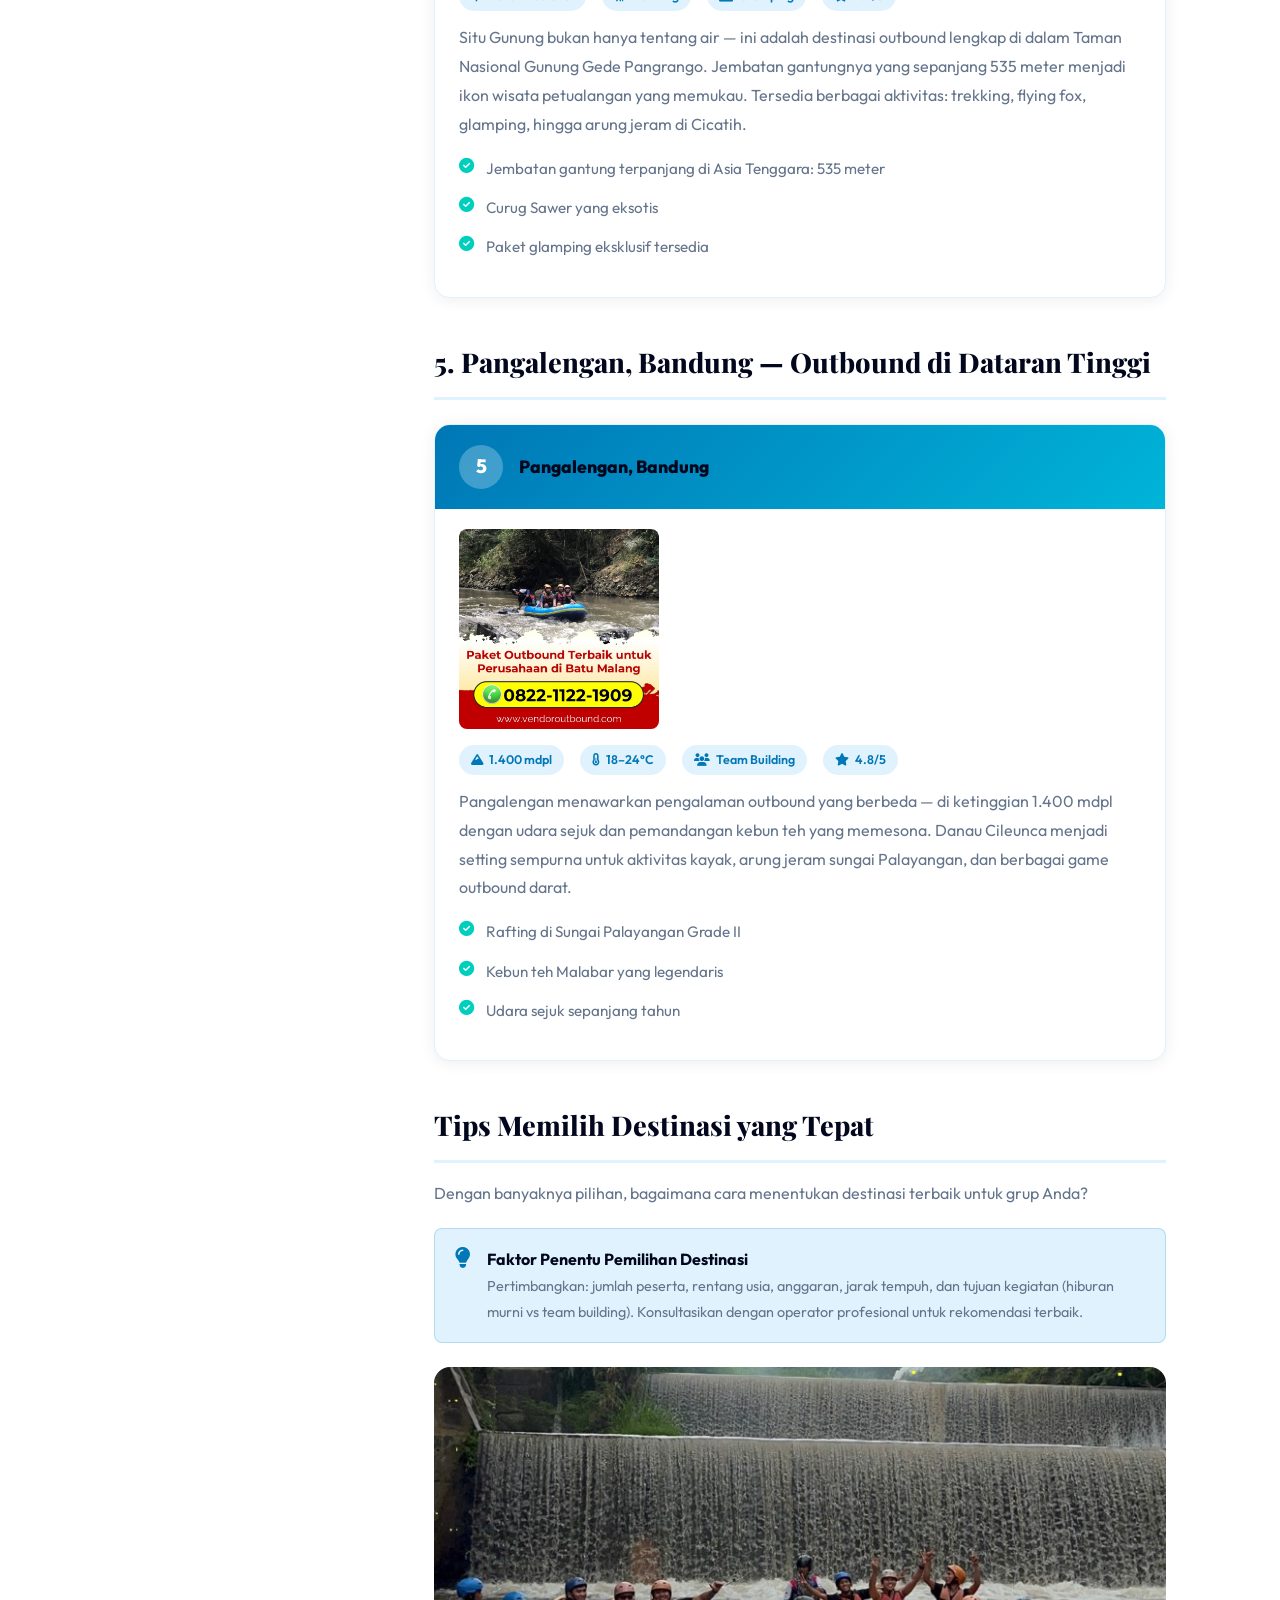
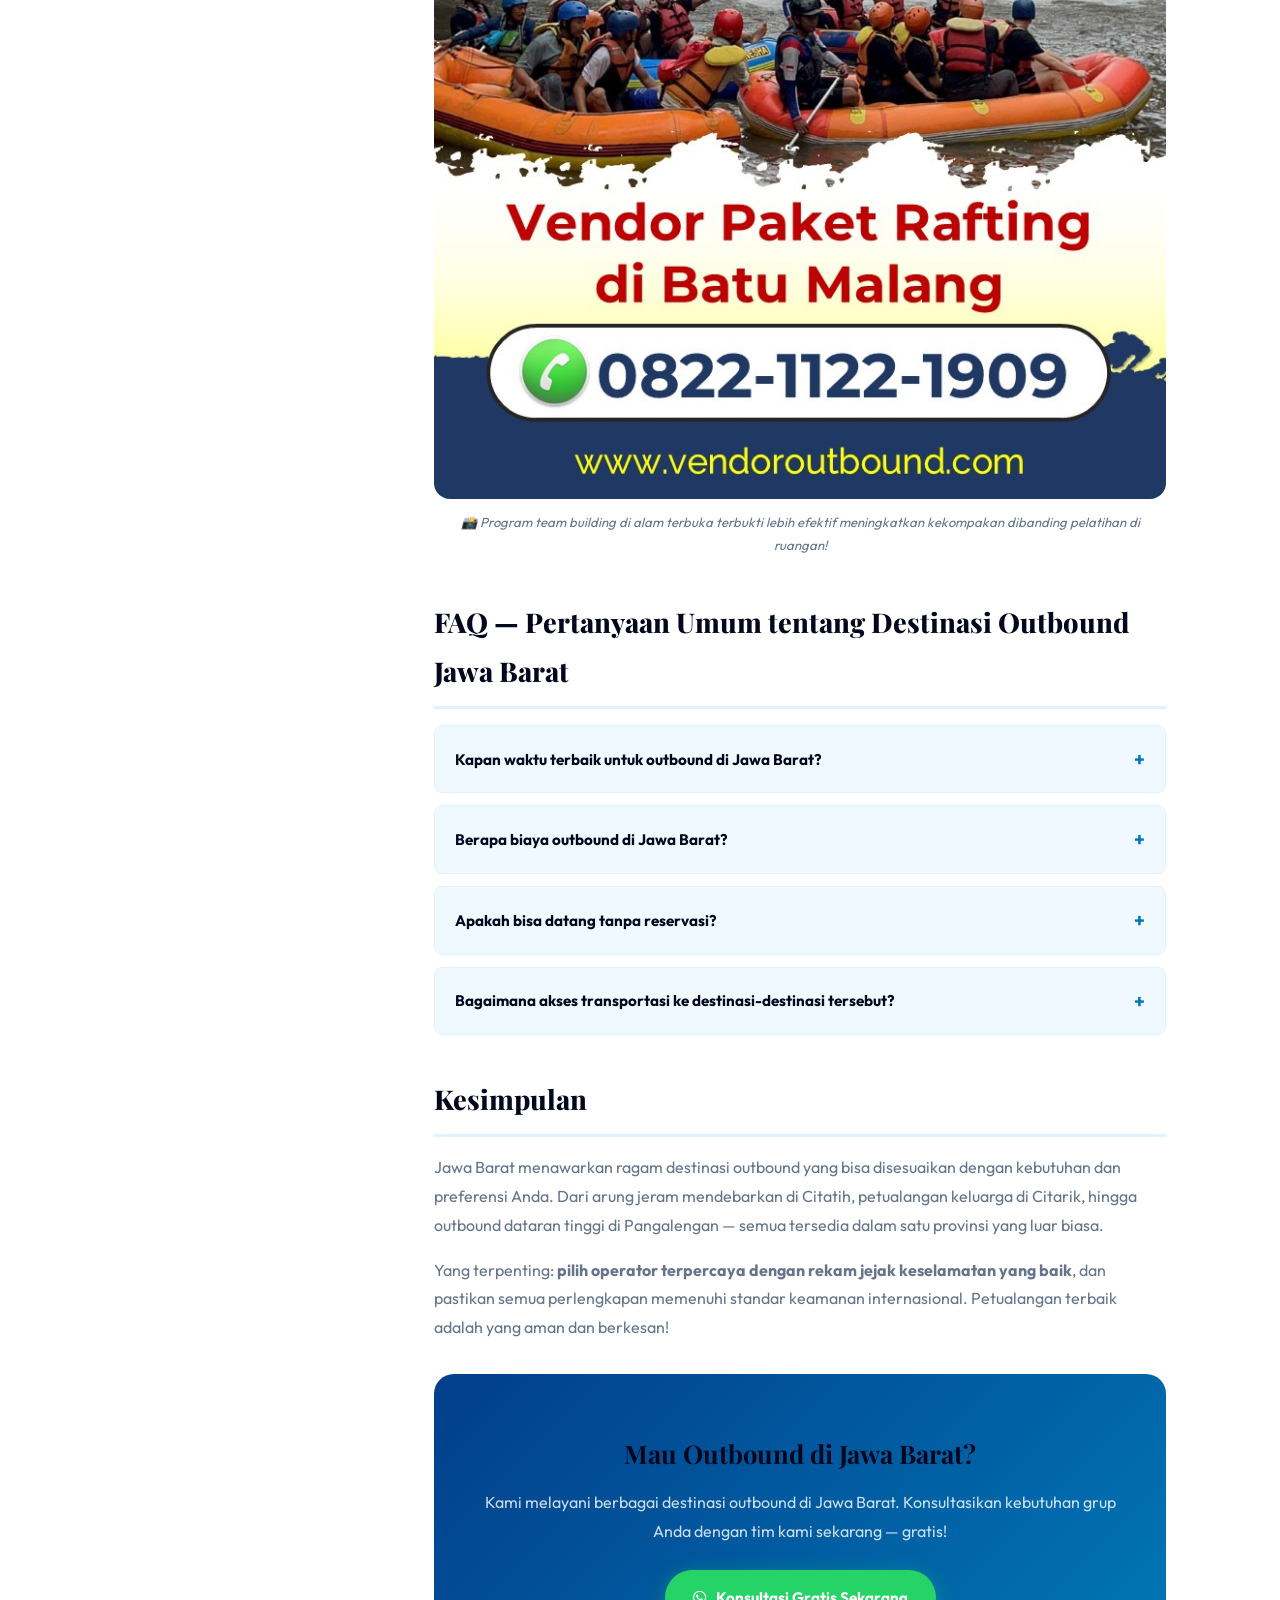
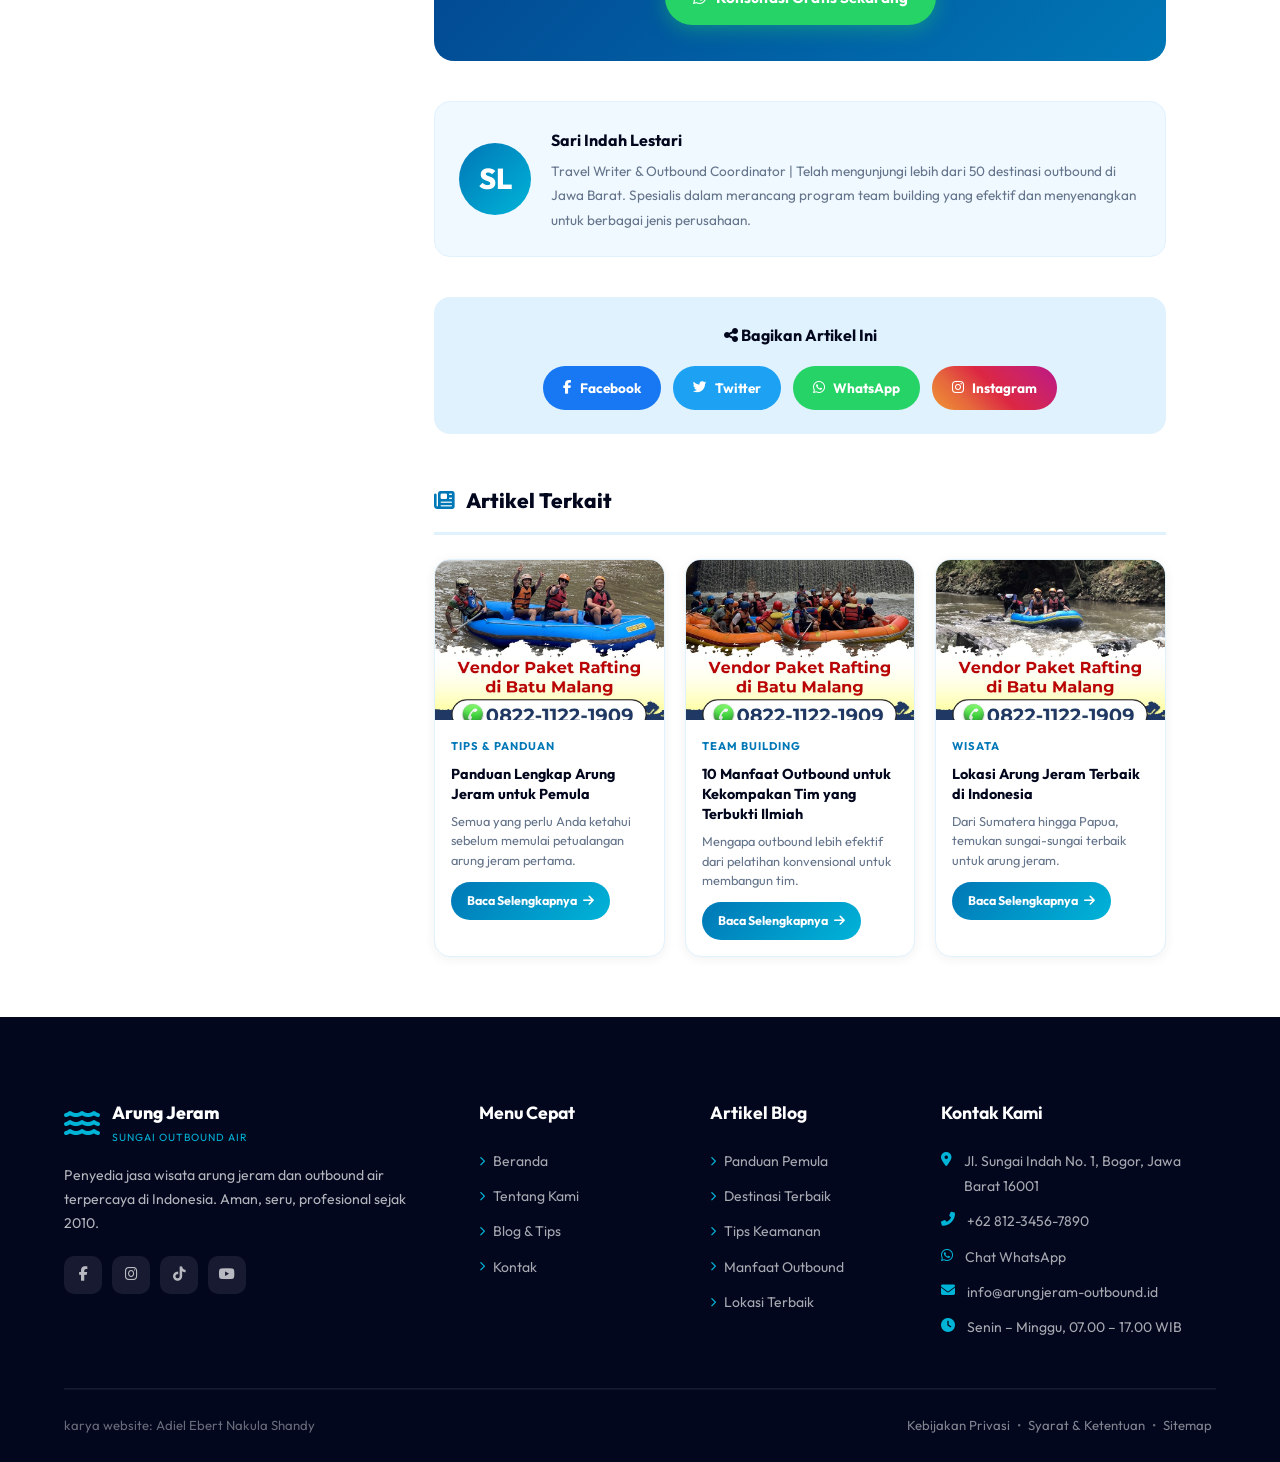
<file: blog/paket-outbound-terbaik.html>
<!DOCTYPE html>
<html lang="id">

<head>
    <meta charset="UTF-8" />
    <meta name="viewport" content="width=device-width, initial-scale=1.0" />
    <title>5 Destinasi Outbound Terbaik di Jawa Barat | Arung Jeram Sungai Outbound Air</title>
    <meta name="description"
        content="5 destinasi outbound terbaik di Jawa Barat yang wajib Anda coba: dari sungai berarus deras hingga hutan pinus. Cocok untuk keluarga, kantor, dan rombongan sekolah." />
    <meta name="keywords"
        content="destinasi outbound jawa barat, outbound terbaik, wisata petualangan jawa barat, rafting sukabumi, outbound bogor" />
    <link rel="canonical" href="https://www.arungjeram-outbound.id/blog/paket-outbound-terbaik.html" />
    <meta property="og:title" content="5 Destinasi Outbound Terbaik di Jawa Barat" />
    <meta property="og:description"
        content="5 destinasi outbound terbaik di Jawa Barat yang wajib Anda coba bersama keluarga atau rekan kantor." />
    <meta property="og:image" content="https://images.unsplash.com/photo-1559827260-dc66d52bef19?w=1200&q=80" />
    <meta property="og:type" content="article" />
    <meta name="twitter:card" content="summary_large_image" />
    <link rel="preconnect" href="https://fonts.googleapis.com" />
    <link rel="preconnect" href="https://fonts.gstatic.com" crossorigin />
    <link
        href="https://fonts.googleapis.com/css2?family=Outfit:wght@300;400;500;600;700;800;900&family=Playfair+Display:wght@700;800&display=swap"
        rel="stylesheet" />
    <link rel="stylesheet" href="https://cdnjs.cloudflare.com/ajax/libs/font-awesome/6.5.0/css/all.min.css" />
    <link rel="stylesheet" href="../style.css" />
    <link rel="stylesheet" href="../blog-style.css" />
    <style>
        .author-card {
            display: flex;
            align-items: center;
            gap: 20px;
            background: var(--light);
            border: 1px solid var(--light2);
            border-radius: var(--radius);
            padding: 24px;
            margin: 40px 0;
        }

        .author-avatar {
            width: 72px;
            height: 72px;
            border-radius: 50%;
            background: var(--grad1);
            display: flex;
            align-items: center;
            justify-content: center;
            color: #fff;
            font-size: 1.8rem;
            font-weight: 800;
            flex-shrink: 0;
        }

        .author-info h4 {
            font-size: 1rem;
            font-weight: 700;
            color: var(--dark);
            margin-bottom: 4px;
        }

        .author-info p {
            font-size: .85rem;
            color: var(--text-muted);
            margin: 0;
        }

        .share-box {
            background: var(--light2);
            border-radius: var(--radius);
            padding: 24px;
            text-align: center;
            margin: 32px 0;
        }

        .share-box h4 {
            font-size: 1rem;
            font-weight: 700;
            color: var(--dark);
            margin-bottom: 16px;
        }

        .share-buttons {
            display: flex;
            justify-content: center;
            gap: 12px;
            flex-wrap: wrap;
        }

        .share-btn {
            display: inline-flex;
            align-items: center;
            gap: 8px;
            padding: 10px 20px;
            border-radius: 100px;
            font-weight: 700;
            font-size: .85rem;
            cursor: pointer;
            border: none;
            text-decoration: none;
            transition: all .3s ease;
            color: #fff;
        }

        .share-fb {
            background: #1877f2;
        }

        .share-tw {
            background: #1da1f2;
        }

        .share-wa {
            background: #25d366;
        }

        .share-ig {
            background: linear-gradient(45deg, #f09433, #e6683c, #dc2743, #cc2366, #bc1888);
        }

        .related-articles {
            margin-top: 48px;
        }

        .related-articles h3 {
            font-size: 1.3rem;
            font-weight: 800;
            color: var(--dark);
            margin-bottom: 24px;
            border-bottom: 3px solid var(--light2);
            padding-bottom: 12px;
        }

        .related-grid-3 {
            display: grid;
            grid-template-columns: repeat(3, 1fr);
            gap: 20px;
        }

        .related-article-card {
            background: var(--white);
            border: 1px solid var(--light2);
            border-radius: var(--radius);
            overflow: hidden;
            transition: all .3s ease;
            box-shadow: 0 2px 12px rgba(0, 0, 0, .06);
        }

        .related-article-card:hover {
            transform: translateY(-4px);
            box-shadow: var(--shadow-lg);
        }

        .related-article-card img {
            width: 100%;
            height: 160px;
            object-fit: cover;
            border-radius: 0;
            margin: 0;
        }

        .related-article-content {
            padding: 16px;
        }

        .related-article-cat {
            font-size: .7rem;
            font-weight: 700;
            color: var(--primary);
            text-transform: uppercase;
            letter-spacing: 1px;
            margin-bottom: 8px;
            display: block;
        }

        .related-article-content h4 {
            font-size: .9rem;
            font-weight: 700;
            color: var(--dark);
            line-height: 1.4;
            margin-bottom: 8px;
        }

        .related-article-content p {
            font-size: .8rem;
            color: var(--text-muted);
            margin-bottom: 12px;
            line-height: 1.5;
        }

        .btn-read-more {
            display: inline-flex;
            align-items: center;
            gap: 6px;
            background: var(--grad1);
            color: #fff;
            padding: 8px 16px;
            border-radius: 100px;
            font-size: .78rem;
            font-weight: 700;
            transition: all .3s ease;
        }

        .btn-read-more:hover {
            transform: translateY(-2px);
            box-shadow: var(--shadow);
        }

        .img-caption {
            text-align: center;
            font-size: .82rem;
            color: var(--text-muted);
            font-style: italic;
            margin-top: -12px;
            margin-bottom: 24px;
        }

        .gif-promo {
            width: 100%;
            max-width: 600px;
            margin: 32px auto;
            border-radius: var(--radius);
            overflow: hidden;
            box-shadow: var(--shadow-lg);
            display: block;
        }

        .destination-card {
            background: var(--white);
            border: 1px solid var(--light2);
            border-radius: var(--radius);
            overflow: hidden;
            margin: 24px 0;
            box-shadow: 0 2px 16px rgba(0, 0, 0, .07);
            transition: all .3s ease;
        }

        .destination-card:hover {
            box-shadow: var(--shadow-lg);
        }

        .destination-header {
            display: flex;
            align-items: center;
            gap: 16px;
            padding: 20px 24px;
            background: var(--grad1);
            color: #fff;
        }

        .destination-num {
            width: 44px;
            height: 44px;
            background: rgba(255, 255, 255, .25);
            border-radius: 50%;
            display: flex;
            align-items: center;
            justify-content: center;
            font-size: 1.2rem;
            font-weight: 800;
            flex-shrink: 0;
        }

        .destination-header h3 {
            font-size: 1.1rem;
            font-weight: 800;
            margin: 0;
        }

        .destination-body {
            padding: 20px 24px;
        }

        .destination-body img {
            border-radius: var(--radius-sm);
            height: 200px;
            object-fit: cover;
            margin: 0 0 16px;
        }

        .destination-info {
            display: flex;
            gap: 16px;
            flex-wrap: wrap;
            margin-bottom: 12px;
        }

        .destination-tag {
            display: inline-flex;
            align-items: center;
            gap: 6px;
            background: var(--light2);
            color: var(--primary);
            padding: 4px 12px;
            border-radius: 100px;
            font-size: .78rem;
            font-weight: 600;
        }

        @media(max-width:768px) {
            .related-grid-3 {
                grid-template-columns: 1fr;
            }

            .author-card {
                flex-direction: column;
                text-align: center;
            }
        }
    </style>
</head>

<body>
    <!-- ===== NAVBAR ===== -->
    <nav class="navbar" id="navbar" role="navigation" aria-label="Navigasi Utama">
        <div class="nav-container">
            <a href="../index.html" class="nav-brand" aria-label="Arung Jeram Sungai Outbound Air - Beranda">
                <div class="brand-icon"><i class="fas fa-water" aria-hidden="true"></i></div>
                <div class="brand-text">
                    <span class="brand-main">Arung Jeram</span>
                    <span class="brand-sub">Sungai Outbound Air</span>
                </div>
            </a>
            <button class="nav-toggle" id="nav-toggle" aria-label="Buka menu navigasi" aria-expanded="false"
                aria-controls="nav-menu">
                <span></span><span></span><span></span>
            </button>
            <ul class="nav-menu" id="nav-menu" role="list">
                <li><a href="../index.html" class="nav-link">Beranda</a></li>
                <li><a href="../index.html#about" class="nav-link">Tentang Kami</a></li>
                <li><a href="../index.html#blog" class="nav-link active">Blog</a></li>
                <li><a href="../index.html#contact" class="nav-link">Kontak</a></li>
                <li><a href="https://wa.me/6281234567890?text=Halo%2C%20saya%20ingin%20booking%20paket%20arung%20jeram"
                        class="nav-cta" target="_blank" rel="noopener noreferrer" id="nav-wa-btn">
                        <i class="fab fa-whatsapp" aria-hidden="true"></i> Booking
                    </a></li>
            </ul>
        </div>
    </nav>

    <div class="blog-hero"
        style="background: linear-gradient(to bottom, rgba(3,7,30,.3) 0%, rgba(3,7,30,.85) 100%), url('../Slide51.JPG') center/cover no-repeat;">
        <div class="blog-hero-content">
            <div class="blog-cat-badge"><i class="fas fa-map-marker-alt"></i> Destinasi</div>
            <h1>5 Destinasi Outbound Terbaik di Jawa Barat yang Wajib Anda Coba</h1>
            <div class="blog-meta-bar">
                <span><i class="fas fa-user"></i> Sari Indah Lestari</span>
                <span><i class="fas fa-calendar-alt"></i> 18 Februari 2026</span>
                <span><i class="fas fa-clock"></i> 6 menit baca</span>
                <span><i class="fas fa-eye"></i> 2.876 pembaca</span>
            </div>
        </div>
    </div>

    <div class="blog-body-wrap">
        <aside class="blog-toc" id="blog-toc">
            <button class="toc-toggle" id="toc-toggle" aria-expanded="true" aria-controls="toc-list">
                <i class="fas fa-list"></i> Daftar Isi
                <i class="fas fa-chevron-up" id="toc-chevron"></i>
            </button>
            <ul class="toc-list" id="toc-list"></ul>
        </aside>

        <main class="blog-main" id="blog-content">
            <p class="blog-intro">Jawa Barat adalah surga bagi para pencinta petualangan outdoor. Dengan topografi yang
                beragam — dari pegunungan berhutan lebat hingga sungai berarus deras — provinsi ini menawarkan destinasi
                outbound yang tak tertandingi di Indonesia!</p>

            <figure>
                <img src="../Slide51.JPG"
                    alt="Rombongan besar peserta arung jeram dengan dua perahu sekaligus di Batu Malang"
                    loading="lazy" />
                <figcaption class="img-caption">📸 Jawa Barat menyimpan keindahan alam yang luar biasa, sempurna untuk
                    petualangan outbound!</figcaption>
            </figure>

            <div
                style="background:var(--light2);border-left:4px solid var(--primary);padding:16px 20px;border-radius:0 var(--radius) var(--radius) 0;margin:24px 0;">
                <strong style="color:var(--primary);font-size:.8rem;text-transform:uppercase;letter-spacing:1px;"><i
                        class="fas fa-book-open"></i> Baca Juga</strong>
                <p style="margin:6px 0 0;font-size:.9rem;"><a href="tips-arung-jeram-pemula.html"
                        style="color:var(--primary);font-weight:700;">Panduan Lengkap Arung Jeram untuk Pemula: Dari
                        Persiapan hingga Tips Keselamatan →</a></p>
            </div>

            <h2 id="kenapa-jabar">Mengapa Jawa Barat Jadi Pilihan Utama?</h2>
            <p>Jawa Barat memiliki lebih dari 40 sungai yang berpotensi untuk rafting dan outbound. Aksesibilitasnya
                yang mudah dari Jakarta, ditambah infrastruktur wisata yang mapan, menjadikannya destinasi outbound
                nomor satu di Pulau Jawa.</p>

            <blockquote>
                <i class="fas fa-quote-left"></i>
                "Jawa Barat adalah laboratorium alam terbaik untuk aktivitas outbound di Indonesia — variasi medan,
                kekayaan ekosistem, dan sungai-sungainya yang spektakuler tidak tertandingi oleh provinsi mana pun."
                <br><small>— Asosiasi Guide Arung Jeram Indonesia (AGJI)</small>
            </blockquote>

            <h2 id="destinasi-1">1. Sungai Citatih, Sukabumi — Juara Jeram Kelas Dunia</h2>
            <div class="destination-card">
                <div class="destination-header">
                    <div class="destination-num">1</div>
                    <h3>Sungai Citatih, Sukabumi</h3>
                </div>
                <div class="destination-body">
                    <img src="../Slide19.JPG"
                        alt="Arung jeram di sungai deras melewati bebatuan dengan perahu karet orange" loading="lazy" />
                    <div class="destination-info">
                        <span class="destination-tag"><i class="fas fa-water"></i> Grade III–IV</span>
                        <span class="destination-tag"><i class="fas fa-route"></i> 12 km</span>
                        <span class="destination-tag"><i class="fas fa-clock"></i> 3–4 jam</span>
                        <span class="destination-tag"><i class="fas fa-star"></i> 4.9/5</span>
                    </div>
                    <p>Sungai Citatih adalah destinasi rafting paling legendaris di Jawa Barat. Aliran sungainya yang
                        deras dengan grade III–IV menjadikannya pilihan utama para petualang sejati. Pemandangan tebing
                        batu yang menjulang dan hutan tropis yang masih perawan menambah keajaiban perjalanan ini.</p>
                    <ul class="blog-list">
                        <li><i class="fas fa-check-circle"></i> Jeram terkenal: Jeram Hantu, Jeram Curug, Jeram Tegina
                        </li>
                        <li><i class="fas fa-check-circle"></i> Tempat perkemahan tersedia di tepi sungai</li>
                        <li><i class="fas fa-check-circle"></i> Cocok untuk corporate team building</li>
                    </ul>
                </div>
            </div>

            <h2 id="destinasi-2">2. Sungai Cisadane, Bogor — Dekat dari Jakarta</h2>
            <div class="destination-card">
                <div class="destination-header">
                    <div class="destination-num">2</div>
                    <h3>Sungai Cisadane, Bogor</h3>
                </div>
                <div class="destination-body">
                    <img src="../Slide20.JPG" alt="Perahu rafting biru menghadapi air terjun deras di latar hutan hijau"
                        loading="lazy" />
                    <div class="destination-info">
                        <span class="destination-tag"><i class="fas fa-water"></i> Grade II–III</span>
                        <span class="destination-tag"><i class="fas fa-route"></i> 7 km</span>
                        <span class="destination-tag"><i class="fas fa-clock"></i> 2–3 jam</span>
                        <span class="destination-tag"><i class="fas fa-star"></i> 4.8/5</span>
                    </div>
                    <p>Sungai Cisadane adalah pilihan sempurna bagi pemula dan keluarga. Hanya 1,5 jam dari Jakarta,
                        sungai ini menawarkan jeram Grade II–III yang menyenangkan tanpa terlalu mendebarkan. Tepian
                        sungainya yang hijau dengan hutan bambu menciptakan suasana alami yang memukau.</p>
                    <ul class="blog-list">
                        <li><i class="fas fa-check-circle"></i> Akses mudah dari Jakarta dan Tangerang</li>
                        <li><i class="fas fa-check-circle"></i> Tersedia paket half-day untuk keluarga</li>
                        <li><i class="fas fa-check-circle"></i> Fasilitas lengkap: ganti baju, kamar mandi, restoran
                        </li>
                    </ul>
                </div>
            </div>



            <h2 id="destinasi-3">3. Citarik, Sukabumi — Surganya Rafting Keluarga</h2>
            <div class="destination-card">
                <div class="destination-header">
                    <div class="destination-num">3</div>
                    <h3>Sungai Citarik, Sukabumi</h3>
                </div>
                <div class="destination-body">
                    <img src="../Slide23.JPG"
                        alt="Peserta arung jeram menikmati sungai bersama dengan suasana kebersamaan yang hangat"
                        loading="lazy" />
                    <div class="destination-info">
                        <span class="destination-tag"><i class="fas fa-water"></i> Grade II–III</span>
                        <span class="destination-tag"><i class="fas fa-route"></i> 9 km</span>
                        <span class="destination-tag"><i class="fas fa-users"></i> Cocok keluarga</span>
                        <span class="destination-tag"><i class="fas fa-star"></i> 4.7/5</span>
                    </div>
                    <p>Citarik terkenal sebagai destinasi rafting paling ramah keluarga di Sukabumi. Alirannya yang
                        lebih landai di beberapa segmen memungkinkan peserta beristirahat sambil menikmati pemandangan
                        sawah dan kebun teh yang menakjubkan.</p>
                    <ul class="blog-list">
                        <li><i class="fas fa-check-circle"></i> Minimum usia peserta 7 tahun</li>
                        <li><i class="fas fa-check-circle"></i> Kolam renang alami di akhir rute</li>
                        <li><i class="fas fa-check-circle"></i> Dokumentasi foto profesional tersedia</li>
                    </ul>
                </div>
            </div>

            <div
                style="background:var(--light2);border-left:4px solid var(--primary);padding:16px 20px;border-radius:0 var(--radius) var(--radius) 0;margin:24px 0;">
                <strong style="color:var(--primary);font-size:.8rem;text-transform:uppercase;letter-spacing:1px;"><i
                        class="fas fa-book-open"></i> Baca Juga</strong>
                <p style="margin:6px 0 0;font-size:.9rem;"><a href="manfaat-outbound-tim.html"
                        style="color:var(--primary);font-weight:700;">10 Manfaat Outbound untuk Kekompakan Tim yang
                        Terbukti Ilmiah →</a></p>
            </div>

            <h2 id="destinasi-4">4. Situ Gunung, Sukabumi — Outbound di Tengah Hutan Nasional</h2>
            <div class="destination-card">
                <div class="destination-header">
                    <div class="destination-num">4</div>
                    <h3>Situ Gunung, Sukabumi</h3>
                </div>
                <div class="destination-body">
                    <img src="../Slide21.JPG"
                        alt="Perahu karet biru menyusuri sungai indah dengan air terjun di latar belakang"
                        loading="lazy" />
                    <div class="destination-info">
                        <span class="destination-tag"><i class="fas fa-tree"></i> Hutan Nasional</span>
                        <span class="destination-tag"><i class="fas fa-hiking"></i> Trekking</span>
                        <span class="destination-tag"><i class="fas fa-campground"></i> Glamping</span>
                        <span class="destination-tag"><i class="fas fa-star"></i> 4.9/5</span>
                    </div>
                    <p>Situ Gunung bukan hanya tentang air — ini adalah destinasi outbound lengkap di dalam Taman
                        Nasional Gunung Gede Pangrango. Jembatan gantungnya yang sepanjang 535 meter menjadi ikon wisata
                        petualangan yang memukau. Tersedia berbagai aktivitas: trekking, flying fox, glamping, hingga
                        arung jeram di Cicatih.</p>
                    <ul class="blog-list">
                        <li><i class="fas fa-check-circle"></i> Jembatan gantung terpanjang di Asia Tenggara: 535 meter
                        </li>
                        <li><i class="fas fa-check-circle"></i> Curug Sawer yang eksotis</li>
                        <li><i class="fas fa-check-circle"></i> Paket glamping eksklusif tersedia</li>
                    </ul>
                </div>
            </div>

            <h2 id="destinasi-5">5. Pangalengan, Bandung — Outbound di Dataran Tinggi</h2>
            <div class="destination-card">
                <div class="destination-header">
                    <div class="destination-num">5</div>
                    <h3>Pangalengan, Bandung</h3>
                </div>
                <div class="destination-body">
                    <img src="../Slide57.JPG"
                        alt="Tim arung jeram bersemangat melintasi jeram berarus deras melewati bebatuan besar"
                        loading="lazy" />
                    <div class="destination-info">
                        <span class="destination-tag"><i class="fas fa-mountain"></i> 1.400 mdpl</span>
                        <span class="destination-tag"><i class="fas fa-thermometer-half"></i> 18–24°C</span>
                        <span class="destination-tag"><i class="fas fa-users"></i> Team Building</span>
                        <span class="destination-tag"><i class="fas fa-star"></i> 4.8/5</span>
                    </div>
                    <p>Pangalengan menawarkan pengalaman outbound yang berbeda — di ketinggian 1.400 mdpl dengan udara
                        sejuk dan pemandangan kebun teh yang memesona. Danau Cileunca menjadi setting sempurna untuk
                        aktivitas kayak, arung jeram sungai Palayangan, dan berbagai game outbound darat.</p>
                    <ul class="blog-list">
                        <li><i class="fas fa-check-circle"></i> Rafting di Sungai Palayangan Grade II</li>
                        <li><i class="fas fa-check-circle"></i> Kebun teh Malabar yang legendaris</li>
                        <li><i class="fas fa-check-circle"></i> Udara sejuk sepanjang tahun</li>
                    </ul>
                </div>
            </div>

            <h2 id="tips-memilih">Tips Memilih Destinasi yang Tepat</h2>
            <p>Dengan banyaknya pilihan, bagaimana cara menentukan destinasi terbaik untuk grup Anda?</p>
            <div class="blog-highlight">
                <i class="fas fa-lightbulb"></i>
                <div>
                    <strong>Faktor Penentu Pemilihan Destinasi</strong>
                    <p>Pertimbangkan: jumlah peserta, rentang usia, anggaran, jarak tempuh, dan tujuan kegiatan (hiburan
                        murni vs team building). Konsultasikan dengan operator profesional untuk rekomendasi terbaik.
                    </p>
                </div>
            </div>

            <figure>
                <img src="../Slide24.JPG"
                    alt="Rombongan besar peserta outbound arung jeram dengan dua perahu karet penuh semangat"
                    loading="lazy" />
                <figcaption class="img-caption">📸 Program team building di alam terbuka terbukti lebih efektif
                    meningkatkan kekompakan dibanding pelatihan di ruangan!</figcaption>
            </figure>

            <h2 id="faq">FAQ — Pertanyaan Umum tentang Destinasi Outbound Jawa Barat</h2>
            <div class="blog-faq">
                <details>
                    <summary>Kapan waktu terbaik untuk outbound di Jawa Barat?</summary>
                    <p>Musim kemarau (April–Oktober) adalah waktu terbaik karena cuaca lebih stabil dan debit air sungai
                        lebih dapat diprediksi. Namun musim hujan (November–Maret) justru menawarkan jeram yang lebih
                        menantang bagi yang berpengalaman.</p>
                </details>
                <details>
                    <summary>Berapa biaya outbound di Jawa Barat?</summary>
                    <p>Biaya bervariasi tergantung destinasi dan paket yang dipilih. Berkisar Rp 150.000–500.000 per
                        orang untuk paket dasar, hingga Rp 1.500.000+ per orang untuk paket full-day premium dengan
                        glamping.</p>
                </details>
                <details>
                    <summary>Apakah bisa datang tanpa reservasi?</summary>
                    <p>Tidak disarankan, terutama untuk grupbesar. Reservasi minimal 3–7 hari sebelumnya sangat
                        dianjurkan untuk memastikan ketersediaan perlengkapan dan guide yang memadai.</p>
                </details>
                <details>
                    <summary>Bagaimana akses transportasi ke destinasi-destinasi tersebut?</summary>
                    <p>Semua destinasi dapat diakses dengan kendaraan pribadi atau bus sewa. Beberapa operator
                        menyediakan layanan antar-jemput dari titik kumpul di Jakarta atau Bandung dengan biaya
                        tambahan.</p>
                </details>
            </div>

            <h2 id="kesimpulan">Kesimpulan</h2>
            <p>Jawa Barat menawarkan ragam destinasi outbound yang bisa disesuaikan dengan kebutuhan dan preferensi
                Anda. Dari arung jeram mendebarkan di Citatih, petualangan keluarga di Citarik, hingga outbound dataran
                tinggi di Pangalengan — semua tersedia dalam satu provinsi yang luar biasa.</p>
            <p>Yang terpenting: <strong>pilih operator terpercaya dengan rekam jejak keselamatan yang baik</strong>, dan
                pastikan semua perlengkapan memenuhi standar keamanan internasional. Petualangan terbaik adalah yang
                aman dan berkesan!</p>



            <div class="blog-cta-box">
                <h3>Mau Outbound di Jawa Barat?</h3>
                <p>Kami melayani berbagai destinasi outbound di Jawa Barat. Konsultasikan kebutuhan grup Anda dengan tim
                    kami sekarang — gratis!</p>
                <a href="https://wa.me/6281234567890?text=Halo%2C%20saya%20ingin%20konsultasi%20destinasi%20outbound%20terbaik%20di%20Jawa%20Barat"
                    class="btn-cta-blog" target="_blank" rel="noopener">
                    <i class="fab fa-whatsapp"></i> Konsultasi Gratis Sekarang
                </a>
            </div>

            <div class="author-card">
                <div class="author-avatar">SL</div>
                <div class="author-info">
                    <h4>Sari Indah Lestari</h4>
                    <p>Travel Writer &amp; Outbound Coordinator | Telah mengunjungi lebih dari 50 destinasi outbound di
                        Jawa Barat. Spesialis dalam merancang program team building yang efektif dan menyenangkan untuk
                        berbagai jenis perusahaan.</p>
                </div>
            </div>

            <div class="share-box">
                <h4><i class="fas fa-share-alt"></i> Bagikan Artikel Ini</h4>
                <div class="share-buttons">
                    <a href="https://www.facebook.com/sharer/sharer.php?u=https://www.arungjeram-outbound.id/blog/paket-outbound-terbaik.html"
                        target="_blank" rel="noopener" class="share-btn share-fb"><i class="fab fa-facebook-f"></i>
                        Facebook</a>
                    <a href="https://twitter.com/intent/tweet?url=https://www.arungjeram-outbound.id/blog/paket-outbound-terbaik.html&text=5%20Destinasi%20Outbound%20Terbaik%20di%20Jawa%20Barat"
                        target="_blank" rel="noopener" class="share-btn share-tw"><i class="fab fa-twitter"></i>
                        Twitter</a>
                    <a href="https://wa.me/?text=Baca%20artikel%20ini%3A%205%20Destinasi%20Outbound%20Terbaik%20Jawa%20Barat%20https://www.arungjeram-outbound.id/blog/paket-outbound-terbaik.html"
                        target="_blank" rel="noopener" class="share-btn share-wa"><i class="fab fa-whatsapp"></i>
                        WhatsApp</a>
                    <a href="https://www.instagram.com/" target="_blank" rel="noopener" class="share-btn share-ig"><i
                            class="fab fa-instagram"></i> Instagram</a>
                </div>
            </div>

            <div class="related-articles">
                <h3><i class="fas fa-newspaper" style="color:var(--primary);margin-right:8px;"></i> Artikel Terkait</h3>
                <div class="related-grid-3">
                    <div class="related-article-card">
                        <img src="../Slide22.JPG" alt="Panduan pemula arung jeram" loading="lazy" />
                        <div class="related-article-content">
                            <span class="related-article-cat">Tips &amp; Panduan</span>
                            <h4>Panduan Lengkap Arung Jeram untuk Pemula</h4>
                            <p>Semua yang perlu Anda ketahui sebelum memulai petualangan arung jeram pertama.</p>
                            <a href="tips-arung-jeram-pemula.html" class="btn-read-more">Baca Selengkapnya <i
                                    class="fas fa-arrow-right"></i></a>
                        </div>
                    </div>
                    <div class="related-article-card">
                        <img src="../Slide24.JPG" alt="Manfaat outbound untuk tim" loading="lazy" />
                        <div class="related-article-content">
                            <span class="related-article-cat">Team Building</span>
                            <h4>10 Manfaat Outbound untuk Kekompakan Tim yang Terbukti Ilmiah</h4>
                            <p>Mengapa outbound lebih efektif dari pelatihan konvensional untuk membangun tim.</p>
                            <a href="manfaat-outbound-tim.html" class="btn-read-more">Baca Selengkapnya <i
                                    class="fas fa-arrow-right"></i></a>
                        </div>
                    </div>
                    <div class="related-article-card">
                        <img src="../Slide26.JPG" alt="Lokasi arung jeram Indonesia" loading="lazy" />
                        <div class="related-article-content">
                            <span class="related-article-cat">Wisata</span>
                            <h4>Lokasi Arung Jeram Terbaik di Indonesia</h4>
                            <p>Dari Sumatera hingga Papua, temukan sungai-sungai terbaik untuk arung jeram.</p>
                            <a href="lokasi-arung-jeram-terbaik.html" class="btn-read-more">Baca Selengkapnya <i
                                    class="fas fa-arrow-right"></i></a>
                        </div>
                    </div>
                </div>
            </div>
        </main>
    </div>

    <!-- ===== FOOTER ===== -->
    <footer class="footer" id="contact" role="contentinfo">
        <div class="footer-wave" aria-hidden="true"></div>
        <div class="container">
            <div class="footer-grid">
                <div class="footer-brand">
                    <div class="footer-logo">
                        <i class="fas fa-water" aria-hidden="true"></i>
                        <div>
                            <span class="footer-brand-main">Arung Jeram</span>
                            <span class="footer-brand-sub">Sungai Outbound Air</span>
                        </div>
                    </div>
                    <p>Penyedia jasa wisata arung jeram dan outbound air terpercaya di Indonesia. Aman, seru,
                        profesional sejak 2010.</p>
                    <div class="footer-social" aria-label="Media sosial kami">
                        <a href="https://www.facebook.com/arungjeram.outbound" target="_blank" rel="noopener noreferrer"
                            aria-label="Facebook"><i class="fab fa-facebook-f" aria-hidden="true"></i></a>
                        <a href="https://www.instagram.com/arungjeram.outbound" target="_blank"
                            rel="noopener noreferrer" aria-label="Instagram"><i class="fab fa-instagram"
                                aria-hidden="true"></i></a>
                        <a href="https://www.tiktok.com/@arungjeram.outbound" target="_blank" rel="noopener noreferrer"
                            aria-label="TikTok"><i class="fab fa-tiktok" aria-hidden="true"></i></a>
                        <a href="https://www.youtube.com/@arungjeram.outbound" target="_blank" rel="noopener noreferrer"
                            aria-label="YouTube"><i class="fab fa-youtube" aria-hidden="true"></i></a>
                    </div>
                </div>
                <div class="footer-col">
                    <h4>Menu Cepat</h4>
                    <ul>
                        <li><a href="../index.html"><i class="fas fa-chevron-right" aria-hidden="true"></i> Beranda</a>
                        </li>
                        <li><a href="../index.html#about"><i class="fas fa-chevron-right" aria-hidden="true"></i>
                                Tentang Kami</a></li>
                        <li><a href="../index.html#blog"><i class="fas fa-chevron-right" aria-hidden="true"></i> Blog
                                &amp; Tips</a></li>
                        <li><a href="../index.html#contact"><i class="fas fa-chevron-right" aria-hidden="true"></i>
                                Kontak</a></li>
                    </ul>
                </div>
                <div class="footer-col">
                    <h4>Artikel Blog</h4>
                    <ul>
                        <li><a href="tips-arung-jeram-pemula.html"><i class="fas fa-chevron-right"
                                    aria-hidden="true"></i> Panduan Pemula</a></li>
                        <li><a href="paket-outbound-terbaik.html"><i class="fas fa-chevron-right"
                                    aria-hidden="true"></i> Destinasi Terbaik</a></li>
                        <li><a href="keamanan-arung-jeram.html"><i class="fas fa-chevron-right" aria-hidden="true"></i>
                                Tips Keamanan</a></li>
                        <li><a href="manfaat-outbound-tim.html"><i class="fas fa-chevron-right" aria-hidden="true"></i>
                                Manfaat Outbound</a></li>
                        <li><a href="lokasi-arung-jeram-terbaik.html"><i class="fas fa-chevron-right"
                                    aria-hidden="true"></i> Lokasi Terbaik</a></li>
                    </ul>
                </div>
                <div class="footer-col">
                    <h4>Kontak Kami</h4>
                    <ul class="footer-contact-list">
                        <li><i class="fas fa-map-marker-alt" aria-hidden="true"></i><span>Jl. Sungai Indah No. 1, Bogor,
                                Jawa Barat 16001</span></li>
                        <li><i class="fas fa-phone-alt" aria-hidden="true"></i><a href="tel:+6281234567890">+62
                                812-3456-7890</a></li>
                        <li><i class="fab fa-whatsapp" aria-hidden="true"></i><a href="https://wa.me/6281234567890"
                                target="_blank" rel="noopener noreferrer">Chat WhatsApp</a></li>
                        <li><i class="fas fa-envelope" aria-hidden="true"></i><a
                                href="mailto:info@arungjeram-outbound.id">info@arungjeram-outbound.id</a></li>
                        <li><i class="fas fa-clock" aria-hidden="true"></i><span>Senin – Minggu, 07.00 – 17.00
                                WIB</span></li>
                    </ul>
                </div>
            </div>
            <div class="footer-bottom">
                <p>karya website: Adiel Ebert Nakula Shandy</p>
                <p class="footer-bottom-links">
                    <a href="#">Kebijakan Privasi</a> &bull;
                    <a href="#">Syarat &amp; Ketentuan</a> &bull;
                    <a href="../sitemap.xml">Sitemap</a>
                </p>
            </div>
        </div>
    </footer>

    <!-- ===== FAB: WhatsApp ===== -->
    <a href="https://wa.me/6281234567890?text=Halo%2C%20saya%20ingin%20informasi%20dan%20booking%20paket" class="fab-wa"
        target="_blank" rel="noopener noreferrer" aria-label="Hubungi kami via WhatsApp">
        <i class="fab fa-whatsapp" aria-hidden="true"></i>
        <span class="fab-wa-tooltip">Chat WhatsApp</span>
    </a>

    <script>
        document.addEventListener('DOMContentLoaded', () => {
            const content = document.getElementById('blog-content');
            const tocList = document.getElementById('toc-list');
            const headings = content.querySelectorAll('h2, h3');
            headings.forEach(h => {
                if (!h.id) return;
                const li = document.createElement('li');
                li.style.paddingLeft = h.tagName === 'H3' ? '12px' : '0';
                li.innerHTML = `<a href="#${h.id}">${h.textContent}</a>`;
                tocList.appendChild(li);
                li.querySelector('a').addEventListener('click', e => {
                    e.preventDefault();
                    document.getElementById(h.id).scrollIntoView({ behavior: 'smooth', block: 'start' });
                });
            });
            const btn = document.getElementById('toc-toggle');
            const chevron = document.getElementById('toc-chevron');
            btn.addEventListener('click', () => {
                const open = tocList.style.display !== 'none';
                tocList.style.display = open ? 'none' : 'flex';
                chevron.className = open ? 'fas fa-chevron-down' : 'fas fa-chevron-up';
                btn.setAttribute('aria-expanded', String(!open));
            });
            const fab = document.getElementById('fab-top-btn');
            if (fab) { window.addEventListener('scroll', () => { fab.style.display = window.scrollY > 400 ? 'flex' : 'none'; }); fab.addEventListener('click', () => window.scrollTo({ top: 0, behavior: 'smooth' })); }
        });
    </script>
    <button class="fab-top" id="fab-top-btn" aria-label="Kembali ke atas halaman" style="display:none;">
        <i class="fas fa-chevron-up"></i>
    </button>
    <script>
        (function () {
            const nb = document.getElementById('navbar'), tog = document.getElementById('nav-toggle'), menu = document.getElementById('nav-menu');
            function hs() { nb.classList.toggle('scrolled', window.scrollY > 60); }
            window.addEventListener('scroll', hs, { passive: true }); hs();
            tog.addEventListener('click', function () { const o = menu.classList.toggle('open'); tog.setAttribute('aria-expanded', String(o)); document.body.style.overflow = o ? 'hidden' : ''; const s = tog.querySelectorAll('span'); if (o) { s[0].style.transform = 'rotate(45deg) translate(5px,6px)'; s[1].style.opacity = '0'; s[2].style.transform = 'rotate(-45deg) translate(5px,-6px)'; } else { s[0].style.transform = ''; s[1].style.opacity = ''; s[2].style.transform = ''; } });
            menu.querySelectorAll('.nav-link,.nav-cta').forEach(l => l.addEventListener('click', () => { menu.classList.remove('open'); tog.setAttribute('aria-expanded', 'false'); document.body.style.overflow = ''; const s = tog.querySelectorAll('span'); s[0].style.transform = ''; s[1].style.opacity = ''; s[2].style.transform = ''; }));
            const ft = document.getElementById('fab-top-btn');
            window.addEventListener('scroll', () => { ft.style.display = window.scrollY > 400 ? 'flex' : 'none'; ft.style.alignItems = 'center'; ft.style.justifyContent = 'center'; }, { passive: true });
            ft.addEventListener('click', () => window.scrollTo({ top: 0, behavior: 'smooth' }));
        })();
    </script>
</body>

</html>
</file>
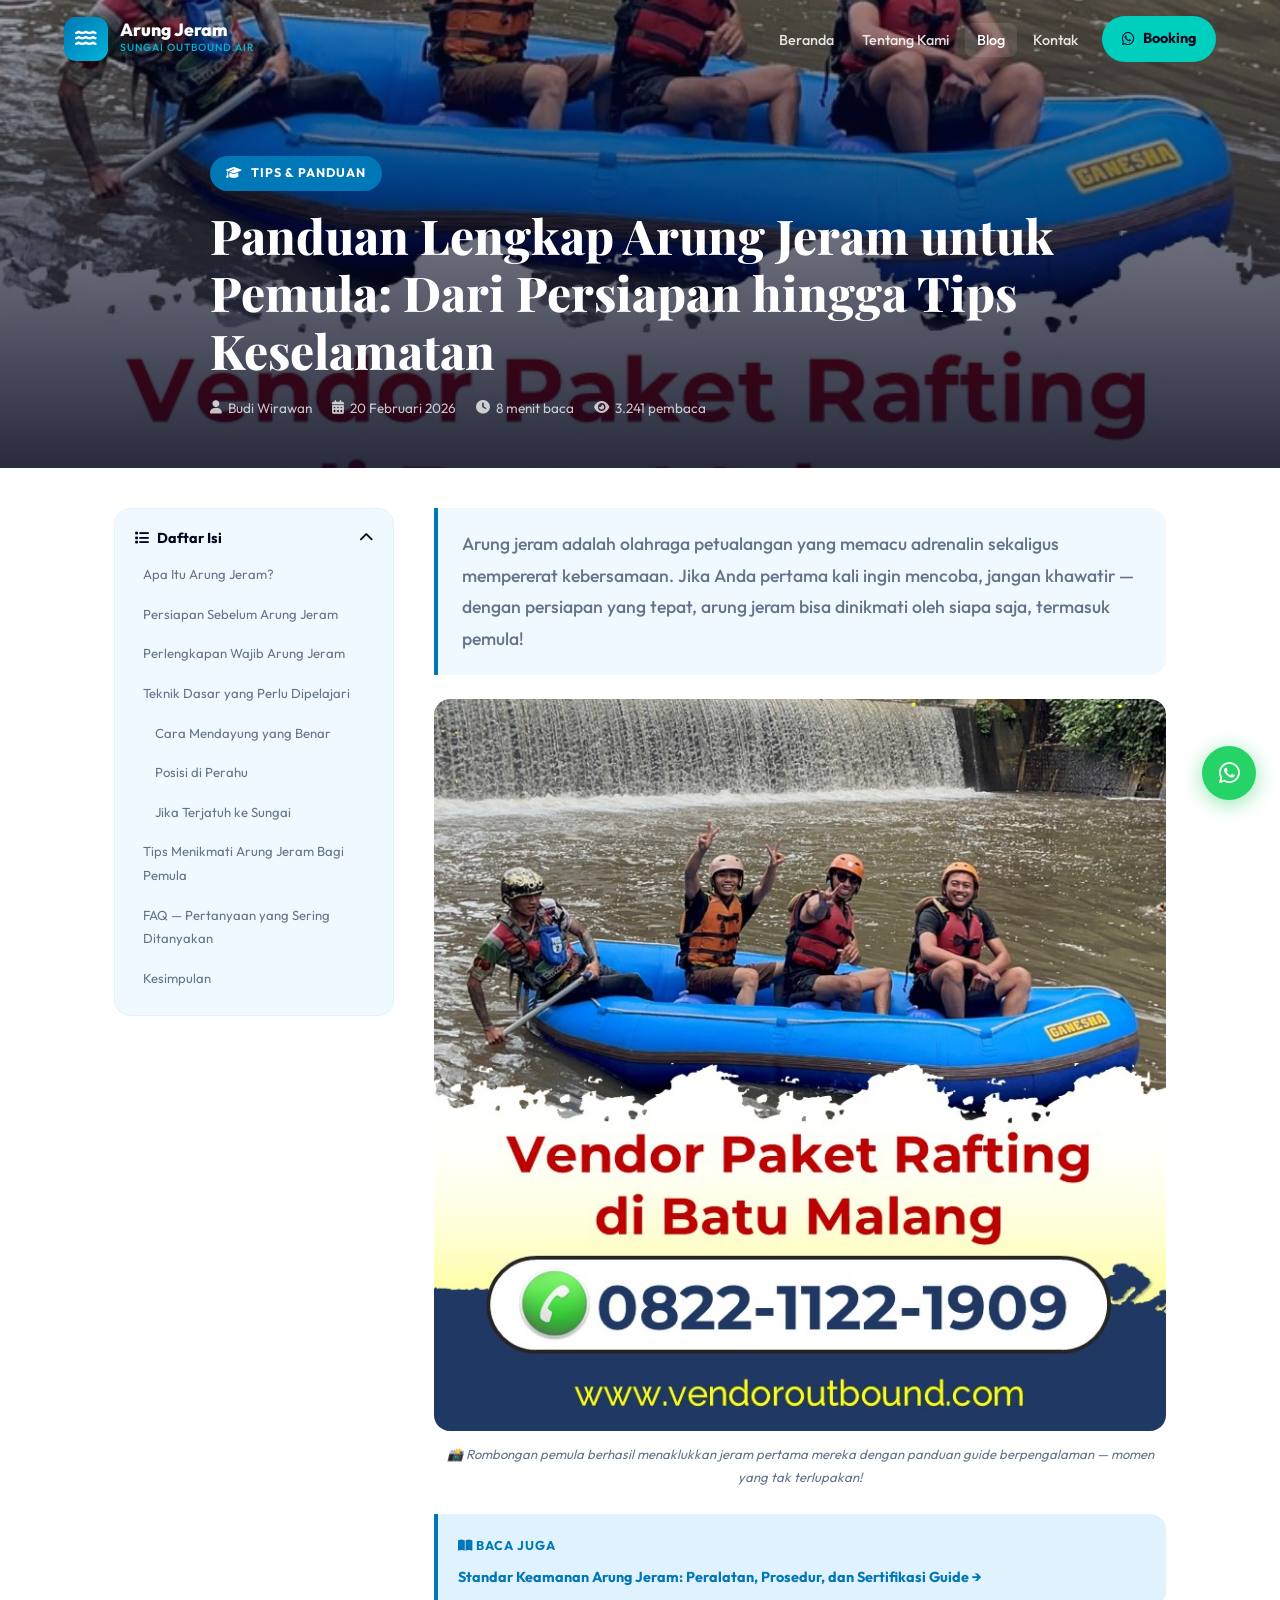
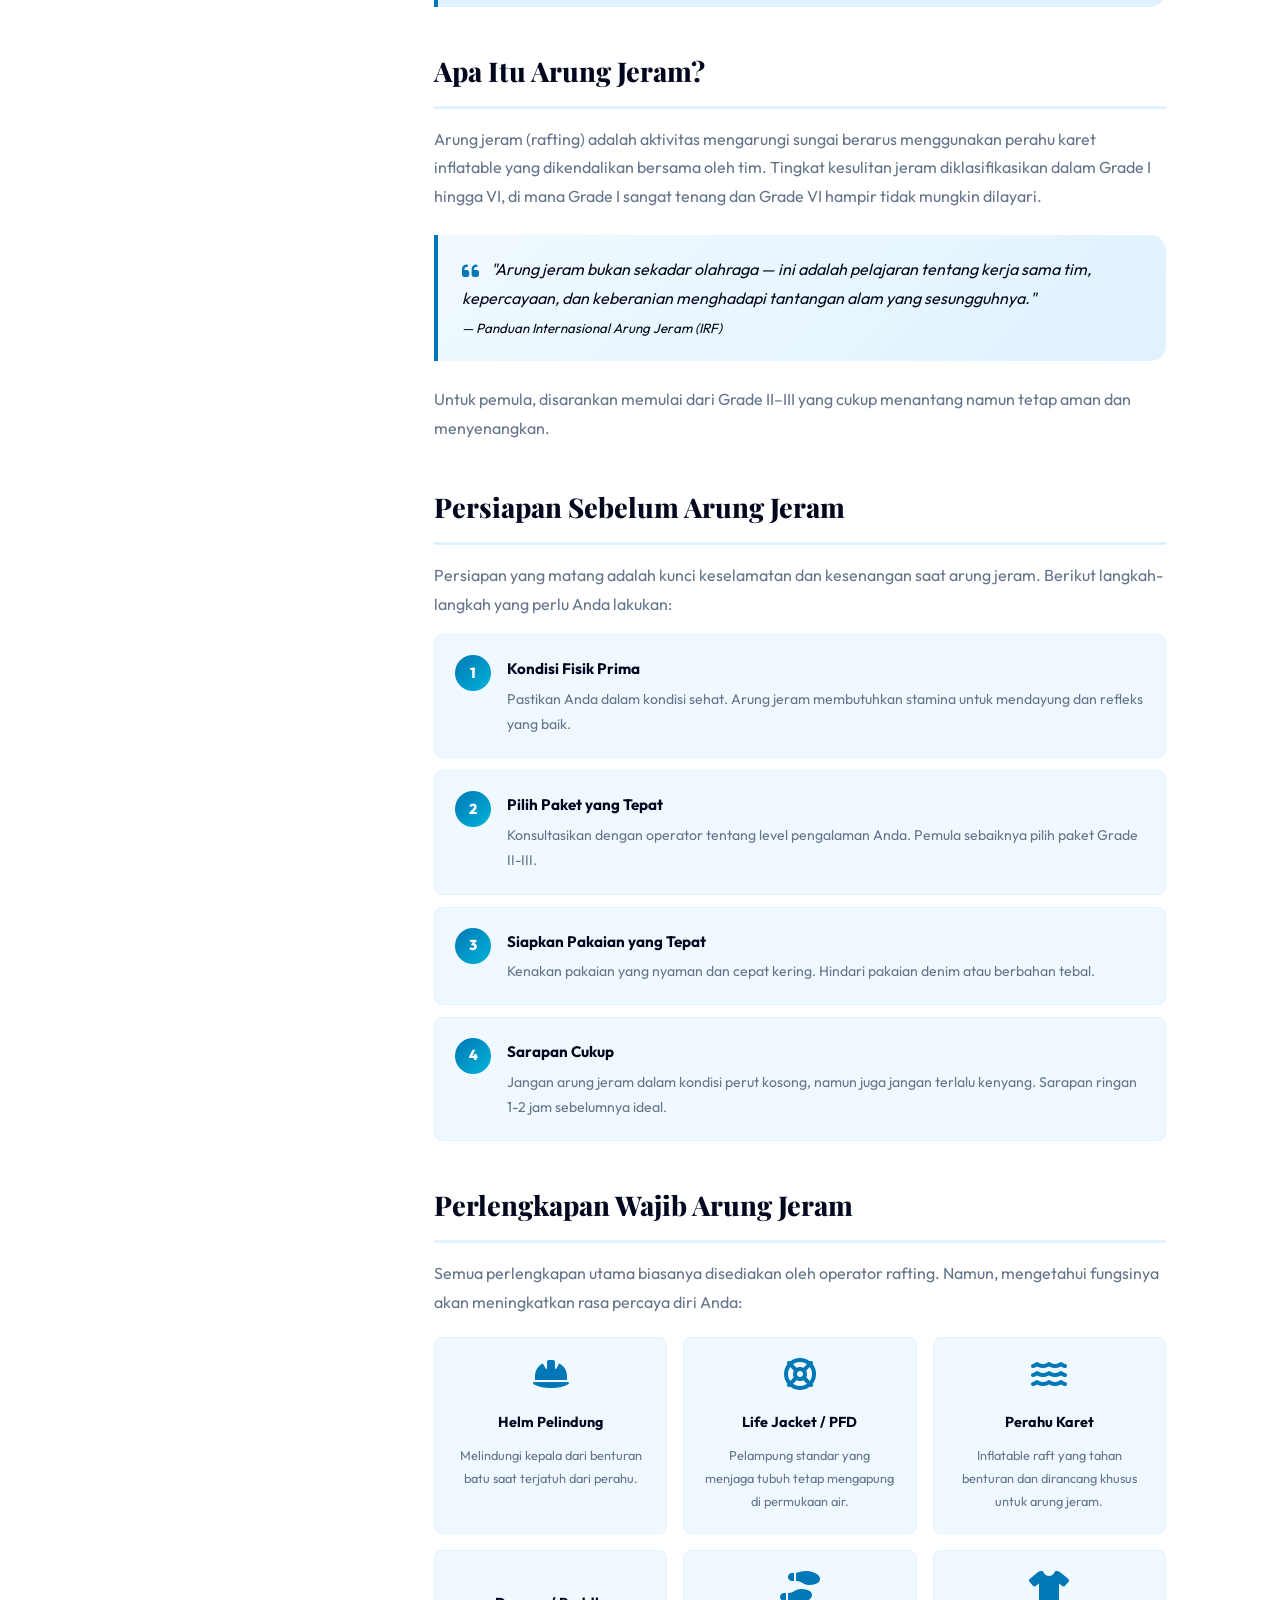
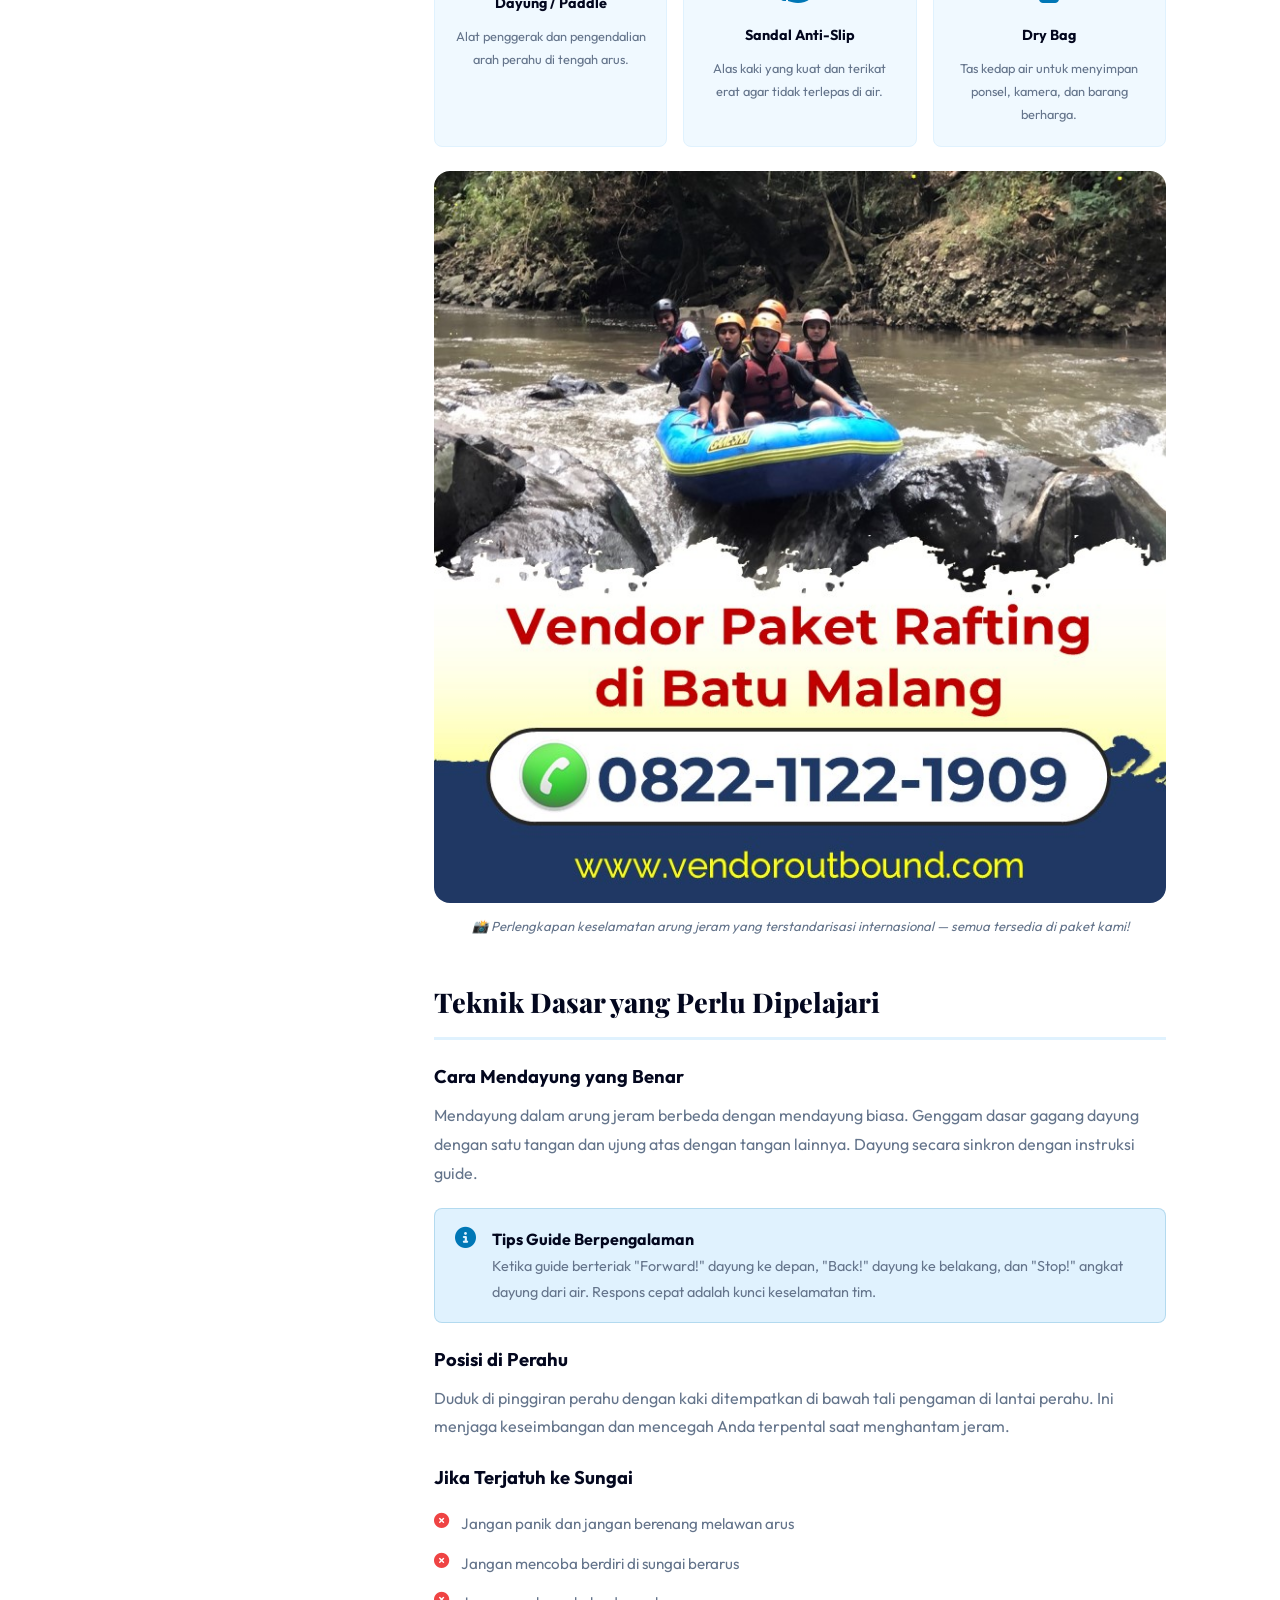
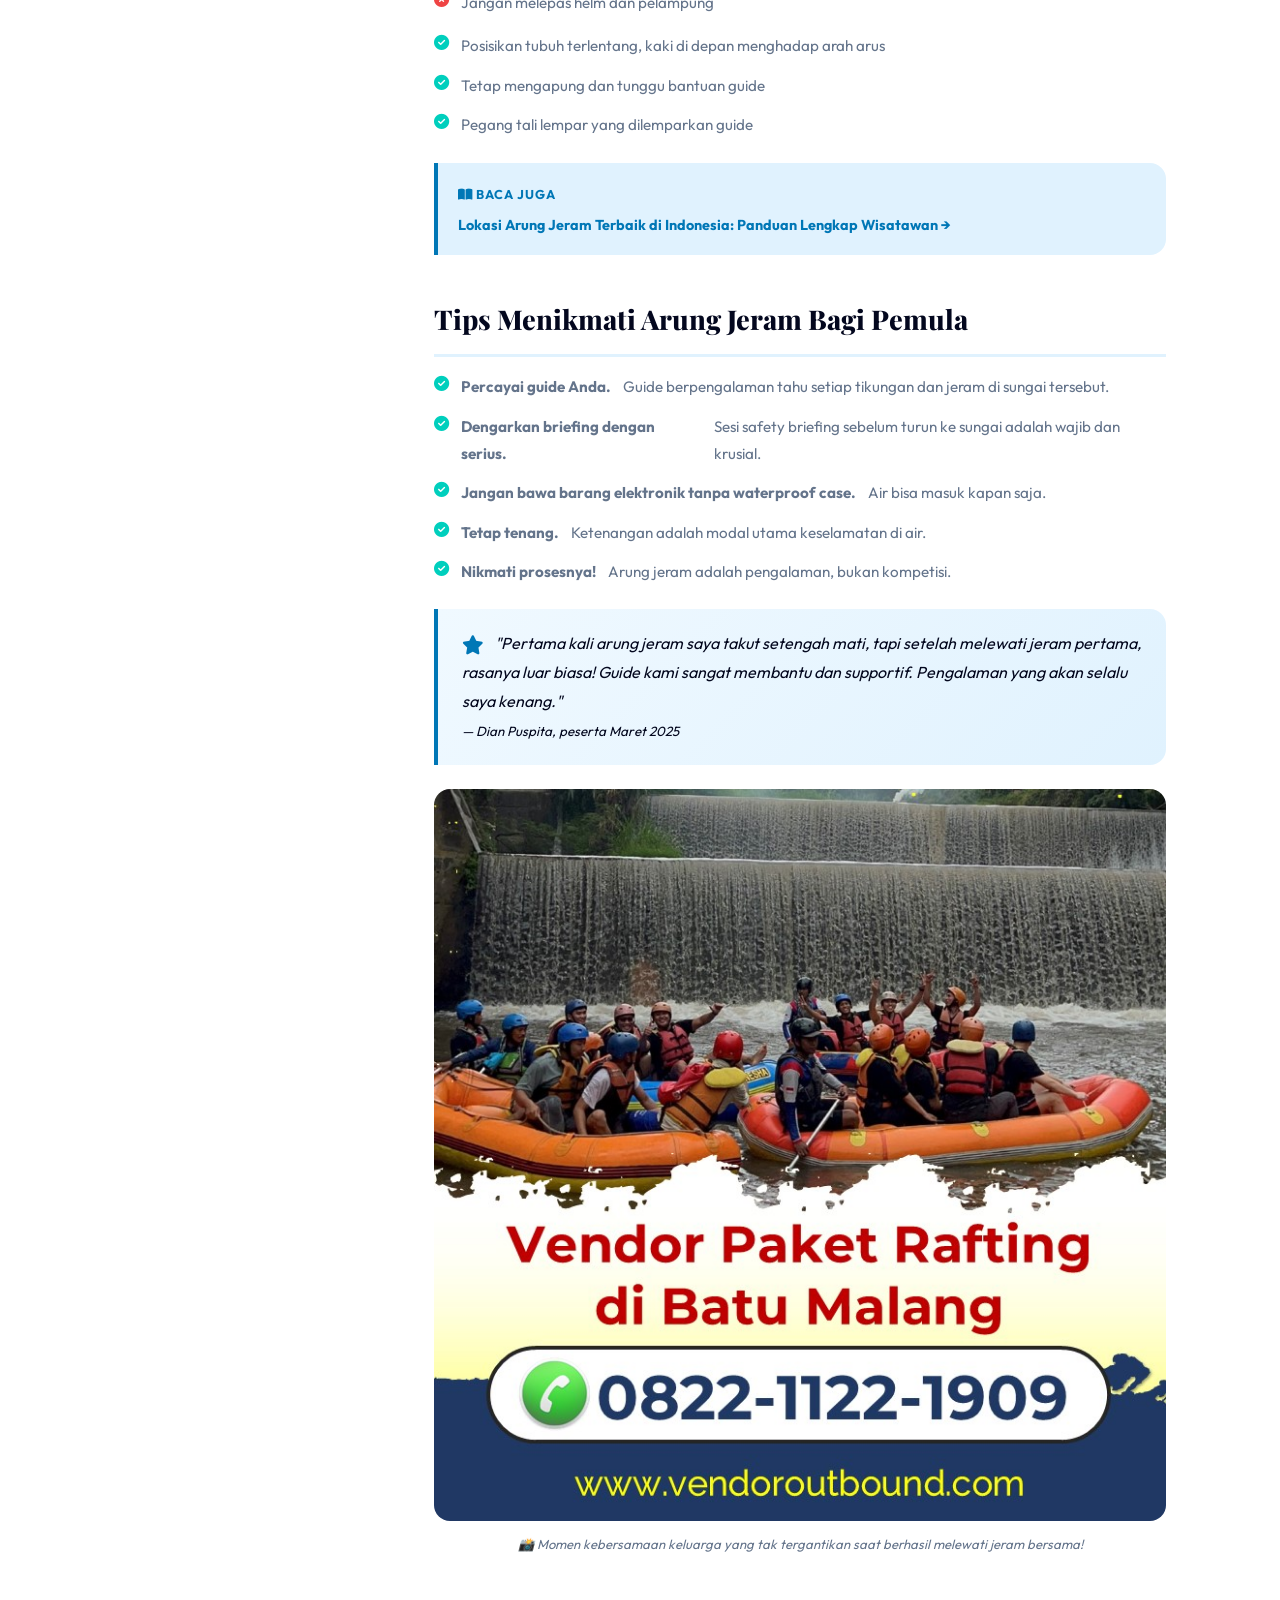
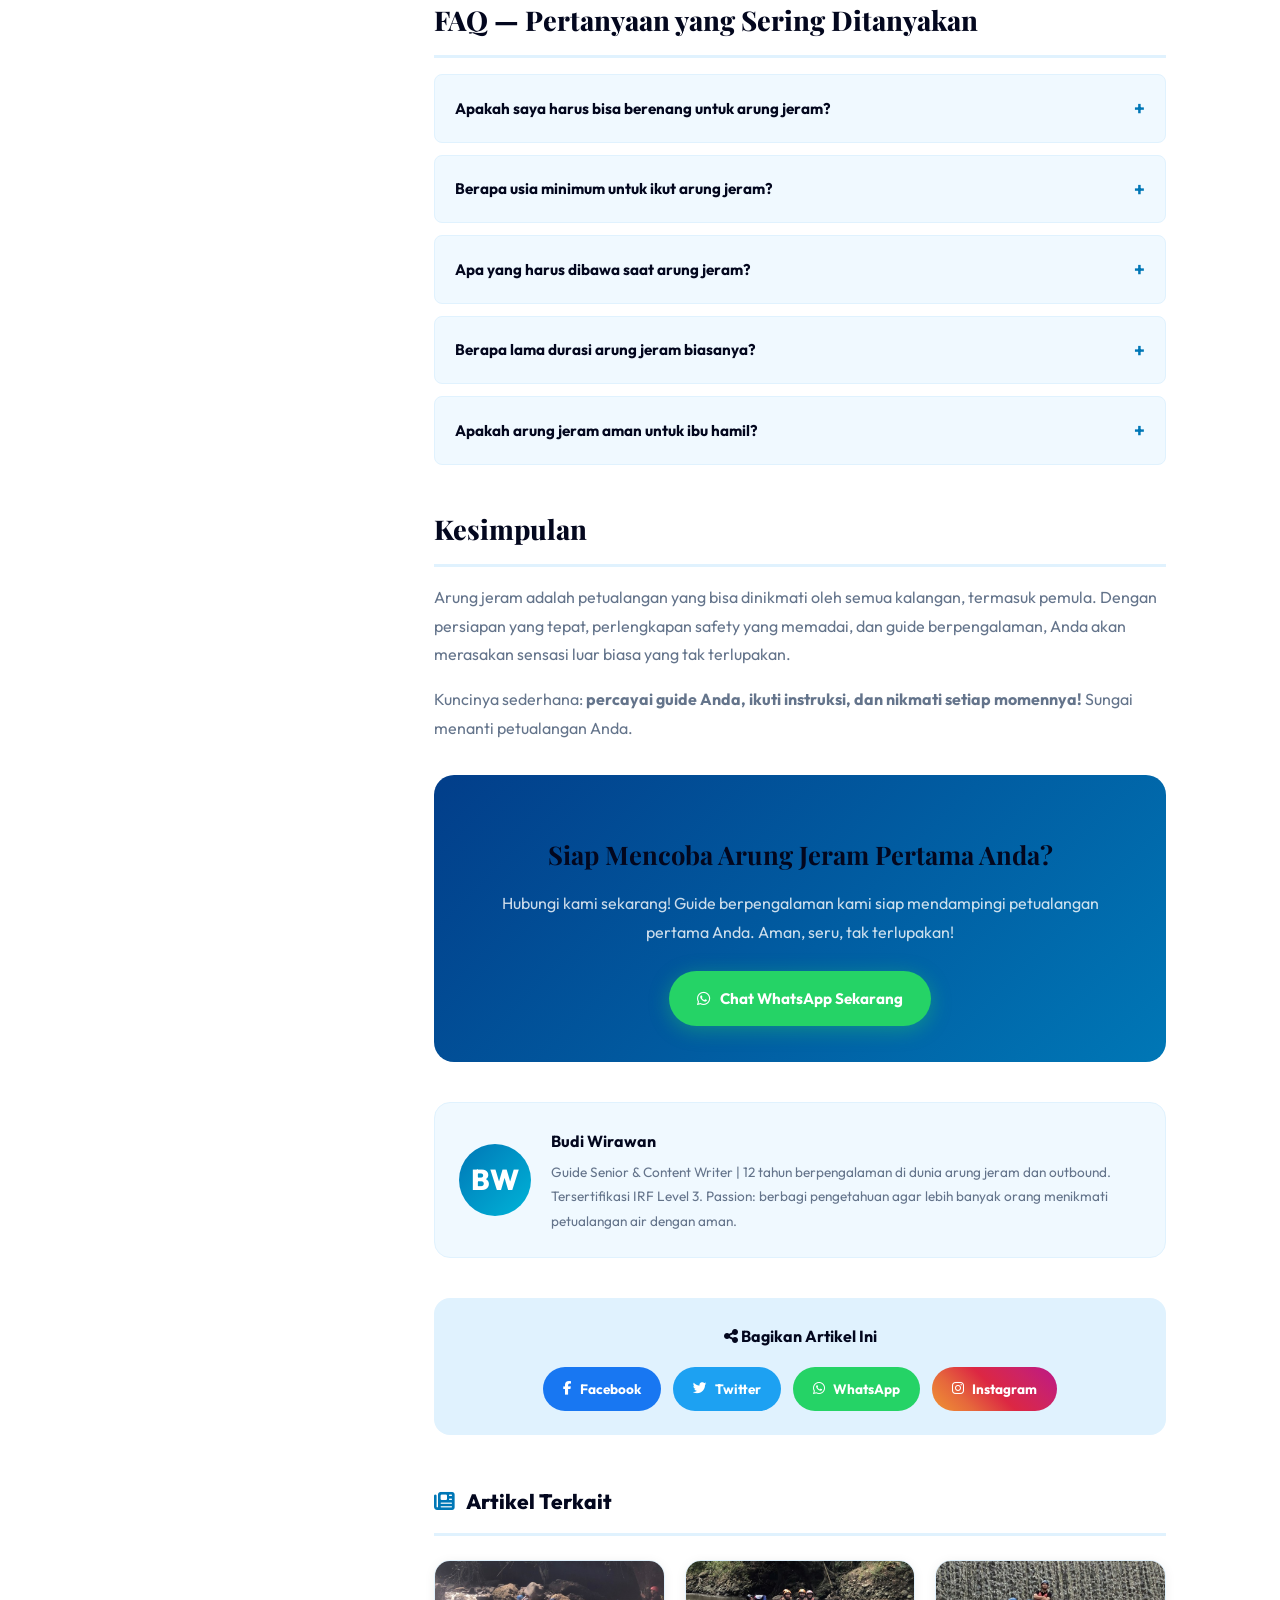
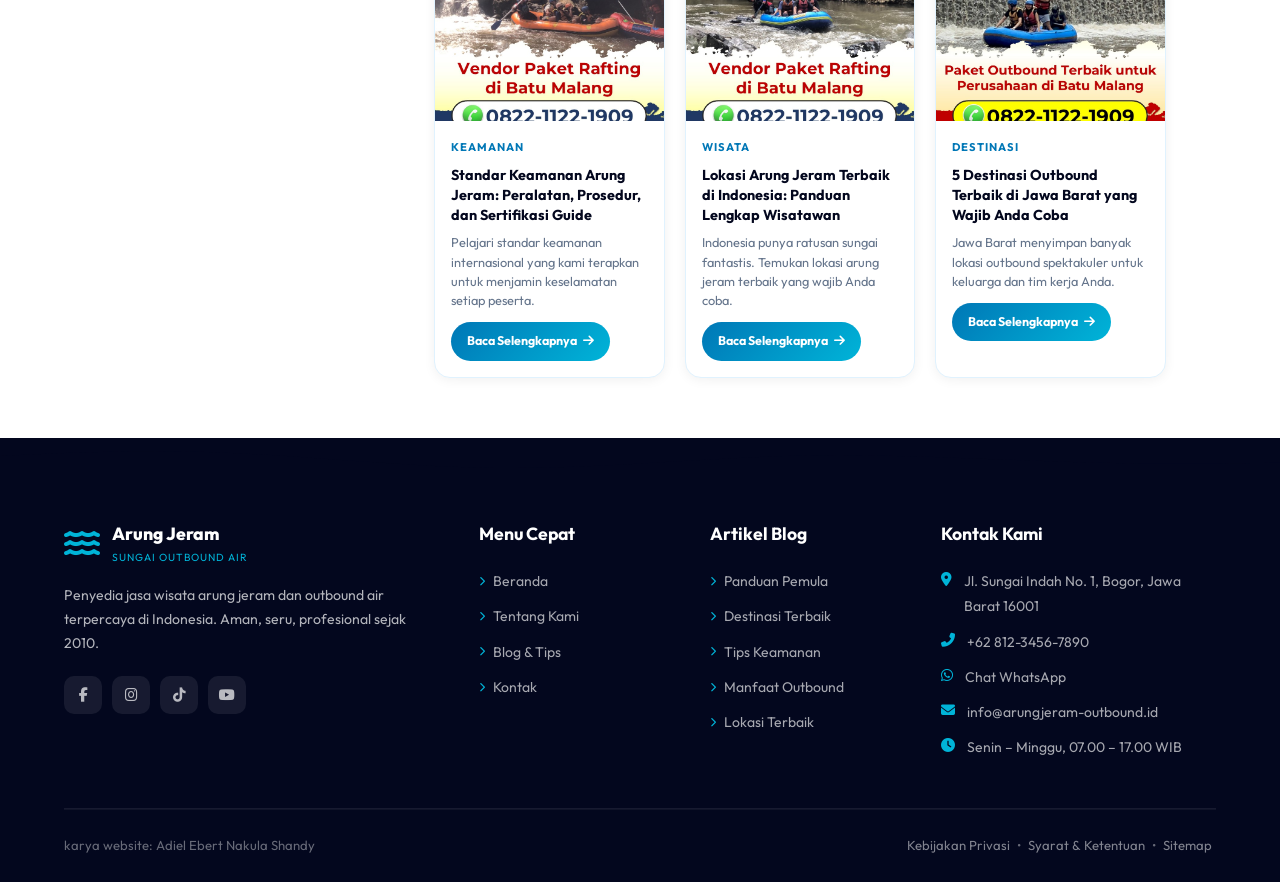
<file: blog/tips-arung-jeram-pemula.html>
<!DOCTYPE html>
<html lang="id">

<head>
    <meta charset="UTF-8" />
    <meta name="viewport" content="width=device-width, initial-scale=1.0" />
    <title>Panduan Lengkap Arung Jeram untuk Pemula | Arung Jeram Sungai Outbound Air</title>
    <meta name="description"
        content="Ingin mencoba arung jeram tapi masih ragu? Panduan lengkap arung jeram untuk pemula: persiapan, tips keselamatan, perlengkapan, dan cara menikmati petualangan pertama Anda." />
    <meta name="keywords"
        content="arung jeram pemula, tips arung jeram, panduan rafting, persiapan arung jeram, keselamatan arung jeram" />
    <link rel="canonical" href="https://www.arungjeram-outbound.id/blog/tips-arung-jeram-pemula.html" />
    <meta property="og:title" content="Panduan Lengkap Arung Jeram untuk Pemula" />
    <meta property="og:description"
        content="Panduan lengkap arung jeram untuk pemula: persiapan, tips keselamatan, perlengkapan wajib, dan cara menikmati petualangan air pertama Anda." />
    <meta property="og:image" content="https://images.unsplash.com/photo-1530866495561-507c9faab2ed?w=1200&q=80" />
    <meta property="og:type" content="article" />
    <meta name="twitter:card" content="summary_large_image" />
    <link rel="preconnect" href="https://fonts.googleapis.com" />
    <link rel="preconnect" href="https://fonts.gstatic.com" crossorigin />
    <link
        href="https://fonts.googleapis.com/css2?family=Outfit:wght@300;400;500;600;700;800;900&family=Playfair+Display:wght@700;800&display=swap"
        rel="stylesheet" />
    <link rel="stylesheet" href="https://cdnjs.cloudflare.com/ajax/libs/font-awesome/6.5.0/css/all.min.css" />
    <link rel="stylesheet" href="../style.css" />
    <link rel="stylesheet" href="../blog-style.css" />
    <style>
        .author-card {
            display: flex;
            align-items: center;
            gap: 20px;
            background: var(--light);
            border: 1px solid var(--light2);
            border-radius: var(--radius);
            padding: 24px;
            margin: 40px 0;
        }

        .author-avatar {
            width: 72px;
            height: 72px;
            border-radius: 50%;
            background: var(--grad1);
            display: flex;
            align-items: center;
            justify-content: center;
            color: #fff;
            font-size: 1.8rem;
            font-weight: 800;
            flex-shrink: 0;
        }

        .author-info h4 {
            font-size: 1rem;
            font-weight: 700;
            color: var(--dark);
            margin-bottom: 4px;
        }

        .author-info p {
            font-size: .85rem;
            color: var(--text-muted);
            margin: 0;
        }

        .share-box {
            background: var(--light2);
            border-radius: var(--radius);
            padding: 24px;
            text-align: center;
            margin: 32px 0;
        }

        .share-box h4 {
            font-size: 1rem;
            font-weight: 700;
            color: var(--dark);
            margin-bottom: 16px;
        }

        .share-buttons {
            display: flex;
            justify-content: center;
            gap: 12px;
            flex-wrap: wrap;
        }

        .share-btn {
            display: inline-flex;
            align-items: center;
            gap: 8px;
            padding: 10px 20px;
            border-radius: 100px;
            font-weight: 700;
            font-size: .85rem;
            cursor: pointer;
            border: none;
            text-decoration: none;
            transition: all .3s ease;
            color: #fff;
        }

        .share-fb {
            background: #1877f2;
        }

        .share-fb:hover {
            background: #1464d2;
        }

        .share-tw {
            background: #1da1f2;
        }

        .share-tw:hover {
            background: #0d8fd8;
        }

        .share-wa {
            background: #25d366;
        }

        .share-wa:hover {
            background: #1ebe57;
        }

        .share-ig {
            background: linear-gradient(45deg, #f09433, #e6683c, #dc2743, #cc2366, #bc1888);
        }

        .related-articles {
            margin-top: 48px;
        }

        .related-articles h3 {
            font-size: 1.3rem;
            font-weight: 800;
            color: var(--dark);
            margin-bottom: 24px;
            border-bottom: 3px solid var(--light2);
            padding-bottom: 12px;
        }

        .related-grid-3 {
            display: grid;
            grid-template-columns: repeat(3, 1fr);
            gap: 20px;
        }

        .related-article-card {
            background: var(--white);
            border: 1px solid var(--light2);
            border-radius: var(--radius);
            overflow: hidden;
            transition: all .3s ease;
            box-shadow: 0 2px 12px rgba(0, 0, 0, .06);
        }

        .related-article-card:hover {
            transform: translateY(-4px);
            box-shadow: var(--shadow-lg);
        }

        .related-article-card img {
            width: 100%;
            height: 160px;
            object-fit: cover;
            border-radius: 0;
            margin: 0;
        }

        .related-article-content {
            padding: 16px;
        }

        .related-article-cat {
            font-size: .7rem;
            font-weight: 700;
            color: var(--primary);
            text-transform: uppercase;
            letter-spacing: 1px;
            margin-bottom: 8px;
            display: block;
        }

        .related-article-content h4 {
            font-size: .9rem;
            font-weight: 700;
            color: var(--dark);
            line-height: 1.4;
            margin-bottom: 8px;
        }

        .related-article-content p {
            font-size: .8rem;
            color: var(--text-muted);
            margin-bottom: 12px;
            line-height: 1.5;
        }

        .btn-read-more {
            display: inline-flex;
            align-items: center;
            gap: 6px;
            background: var(--grad1);
            color: #fff;
            padding: 8px 16px;
            border-radius: 100px;
            font-size: .78rem;
            font-weight: 700;
            transition: all .3s ease;
        }

        .btn-read-more:hover {
            transform: translateY(-2px);
            box-shadow: var(--shadow);
        }

        .gif-promo {
            width: 100%;
            max-width: 600px;
            margin: 32px auto;
            border-radius: var(--radius);
            overflow: hidden;
            box-shadow: var(--shadow-lg);
            display: block;
        }

        .img-caption {
            text-align: center;
            font-size: .82rem;
            color: var(--text-muted);
            font-style: italic;
            margin-top: -12px;
            margin-bottom: 24px;
        }

        .step-box {
            background: var(--light);
            border: 1px solid var(--light2);
            border-radius: var(--radius-sm);
            padding: 20px;
            margin: 12px 0;
            display: flex;
            gap: 16px;
            align-items: flex-start;
        }

        .step-num {
            width: 36px;
            height: 36px;
            background: var(--grad1);
            color: #fff;
            border-radius: 50%;
            display: flex;
            align-items: center;
            justify-content: center;
            font-weight: 800;
            font-size: .9rem;
            flex-shrink: 0;
        }

        .step-content h4 {
            font-size: .95rem;
            font-weight: 700;
            color: var(--dark);
            margin-bottom: 4px;
        }

        .step-content p {
            font-size: .88rem;
            color: var(--text-muted);
            margin: 0;
        }

        @media(max-width:768px) {
            .related-grid-3 {
                grid-template-columns: 1fr;
            }

            .author-card {
                flex-direction: column;
                text-align: center;
            }
        }
    </style>
</head>

<body>

    <!-- ===== NAVBAR ===== -->
    <nav class="navbar" id="navbar" role="navigation" aria-label="Navigasi Utama">
        <div class="nav-container">
            <a href="../index.html" class="nav-brand" aria-label="Arung Jeram Sungai Outbound Air - Beranda">
                <div class="brand-icon"><i class="fas fa-water" aria-hidden="true"></i></div>
                <div class="brand-text">
                    <span class="brand-main">Arung Jeram</span>
                    <span class="brand-sub">Sungai Outbound Air</span>
                </div>
            </a>
            <button class="nav-toggle" id="nav-toggle" aria-label="Buka menu navigasi" aria-expanded="false"
                aria-controls="nav-menu">
                <span></span><span></span><span></span>
            </button>
            <ul class="nav-menu" id="nav-menu" role="list">
                <li><a href="../index.html" class="nav-link">Beranda</a></li>
                <li><a href="../index.html#about" class="nav-link">Tentang Kami</a></li>
                <li><a href="../index.html#blog" class="nav-link active">Blog</a></li>
                <li><a href="../index.html#contact" class="nav-link">Kontak</a></li>
                <li><a href="https://wa.me/6281234567890?text=Halo%2C%20saya%20ingin%20booking%20paket%20arung%20jeram"
                        class="nav-cta" target="_blank" rel="noopener noreferrer" id="nav-wa-btn">
                        <i class="fab fa-whatsapp" aria-hidden="true"></i> Booking
                    </a></li>
            </ul>
        </div>
    </nav>

    <!-- HERO -->
    <div class="blog-hero"
        style="background: linear-gradient(to bottom, rgba(3,7,30,.3) 0%, rgba(3,7,30,.85) 100%), url('../Slide22.JPG') center/cover no-repeat;">
        <div class="blog-hero-content">
            <div class="blog-cat-badge"><i class="fas fa-graduation-cap"></i> Tips &amp; Panduan</div>
            <h1>Panduan Lengkap Arung Jeram untuk Pemula: Dari Persiapan hingga Tips Keselamatan</h1>
            <div class="blog-meta-bar">
                <span><i class="fas fa-user"></i> Budi Wirawan</span>
                <span><i class="fas fa-calendar-alt"></i> 20 Februari 2026</span>
                <span><i class="fas fa-clock"></i> 8 menit baca</span>
                <span><i class="fas fa-eye"></i> 3.241 pembaca</span>
            </div>
        </div>
    </div>

    <!-- BODY -->
    <div class="blog-body-wrap">
        <!-- TOC -->
        <aside class="blog-toc" id="blog-toc">
            <button class="toc-toggle" id="toc-toggle" aria-expanded="true" aria-controls="toc-list">
                <i class="fas fa-list"></i> Daftar Isi
                <i class="fas fa-chevron-up" id="toc-chevron"></i>
            </button>
            <ul class="toc-list" id="toc-list"></ul>
        </aside>

        <!-- MAIN -->
        <main class="blog-main" id="blog-content">
            <p class="blog-intro">Arung jeram adalah olahraga petualangan yang memacu adrenalin sekaligus mempererat
                kebersamaan. Jika Anda pertama kali ingin mencoba, jangan khawatir — dengan persiapan yang tepat, arung
                jeram bisa dinikmati oleh siapa saja, termasuk pemula!</p>

            <!-- Gambar utama dengan deskripsi -->
            <figure>
                <img src="../Slide22.JPG"
                    alt="Rombongan peserta arung jeram ceria dengan pelampung dan helm keselamatan di sungai Batu Malang"
                    loading="lazy" />
                <figcaption class="img-caption">📸 Rombongan pemula berhasil menaklukkan jeram pertama mereka dengan
                    panduan guide berpengalaman — momen yang tak terlupakan!</figcaption>
            </figure>

            <!-- Baca Juga 1 -->
            <div
                style="background:var(--light2);border-left:4px solid var(--primary);padding:16px 20px;border-radius:0 var(--radius) var(--radius) 0;margin:24px 0;">
                <strong style="color:var(--primary);font-size:.8rem;text-transform:uppercase;letter-spacing:1px;"><i
                        class="fas fa-book-open"></i> Baca Juga</strong>
                <p style="margin:6px 0 0;font-size:.9rem;"><a href="keamanan-arung-jeram.html"
                        style="color:var(--primary);font-weight:700;">Standar Keamanan Arung Jeram: Peralatan, Prosedur,
                        dan Sertifikasi Guide →</a></p>
            </div>

            <h2 id="apa-itu">Apa Itu Arung Jeram?</h2>
            <p>Arung jeram (rafting) adalah aktivitas mengarungi sungai berarus menggunakan perahu karet inflatable yang
                dikendalikan bersama oleh tim. Tingkat kesulitan jeram diklasifikasikan dalam Grade I hingga VI, di mana
                Grade I sangat tenang dan Grade VI hampir tidak mungkin dilayari.</p>

            <blockquote>
                <i class="fas fa-quote-left"></i>
                "Arung jeram bukan sekadar olahraga — ini adalah pelajaran tentang kerja sama tim, kepercayaan, dan
                keberanian menghadapi tantangan alam yang sesungguhnya."
                <br><small>— Panduan Internasional Arung Jeram (IRF)</small>
            </blockquote>

            <p>Untuk pemula, disarankan memulai dari Grade II–III yang cukup menantang namun tetap aman dan
                menyenangkan.</p>

            <h2 id="persiapan">Persiapan Sebelum Arung Jeram</h2>
            <p>Persiapan yang matang adalah kunci keselamatan dan kesenangan saat arung jeram. Berikut langkah-langkah
                yang perlu Anda lakukan:</p>

            <div class="step-box">
                <div class="step-num">1</div>
                <div class="step-content">
                    <h4>Kondisi Fisik Prima</h4>
                    <p>Pastikan Anda dalam kondisi sehat. Arung jeram membutuhkan stamina untuk mendayung dan refleks
                        yang baik.</p>
                </div>
            </div>
            <div class="step-box">
                <div class="step-num">2</div>
                <div class="step-content">
                    <h4>Pilih Paket yang Tepat</h4>
                    <p>Konsultasikan dengan operator tentang level pengalaman Anda. Pemula sebaiknya pilih paket Grade
                        II-III.</p>
                </div>
            </div>
            <div class="step-box">
                <div class="step-num">3</div>
                <div class="step-content">
                    <h4>Siapkan Pakaian yang Tepat</h4>
                    <p>Kenakan pakaian yang nyaman dan cepat kering. Hindari pakaian denim atau berbahan tebal.</p>
                </div>
            </div>
            <div class="step-box">
                <div class="step-num">4</div>
                <div class="step-content">
                    <h4>Sarapan Cukup</h4>
                    <p>Jangan arung jeram dalam kondisi perut kosong, namun juga jangan terlalu kenyang. Sarapan ringan
                        1-2 jam sebelumnya ideal.</p>
                </div>
            </div>

            <h2 id="perlengkapan">Perlengkapan Wajib Arung Jeram</h2>
            <p>Semua perlengkapan utama biasanya disediakan oleh operator rafting. Namun, mengetahui fungsinya akan
                meningkatkan rasa percaya diri Anda:</p>

            <div class="blog-gear-grid">
                <div class="gear-item">
                    <i class="fas fa-hard-hat"></i>
                    <h3>Helm Pelindung</h3>
                    <p>Melindungi kepala dari benturan batu saat terjatuh dari perahu.</p>
                </div>
                <div class="gear-item">
                    <i class="fas fa-life-ring"></i>
                    <h3>Life Jacket / PFD</h3>
                    <p>Pelampung standar yang menjaga tubuh tetap mengapung di permukaan air.</p>
                </div>
                <div class="gear-item">
                    <i class="fas fa-water"></i>
                    <h3>Perahu Karet</h3>
                    <p>Inflatable raft yang tahan benturan dan dirancang khusus untuk arung jeram.</p>
                </div>
                <div class="gear-item">
                    <i class="fas fa-rowing"></i>
                    <h3>Dayung / Paddle</h3>
                    <p>Alat penggerak dan pengendalian arah perahu di tengah arus.</p>
                </div>
                <div class="gear-item">
                    <i class="fas fa-shoe-prints"></i>
                    <h3>Sandal Anti-Slip</h3>
                    <p>Alas kaki yang kuat dan terikat erat agar tidak terlepas di air.</p>
                </div>
                <div class="gear-item">
                    <i class="fas fa-tshirt"></i>
                    <h3>Dry Bag</h3>
                    <p>Tas kedap air untuk menyimpan ponsel, kamera, dan barang berharga.</p>
                </div>
            </div>

            <figure>
                <img src="../Slide25.JPG"
                    alt="Perlengkapan keselamatan arung jeram: perahu karet melewati jeram berbatu yang deras"
                    loading="lazy" />
                <figcaption class="img-caption">📸 Perlengkapan keselamatan arung jeram yang terstandarisasi
                    internasional — semua tersedia di paket kami!</figcaption>
            </figure>



            <h2 id="teknik-dasar">Teknik Dasar yang Perlu Dipelajari</h2>

            <h3 id="teknik-dayung">Cara Mendayung yang Benar</h3>
            <p>Mendayung dalam arung jeram berbeda dengan mendayung biasa. Genggam dasar gagang dayung dengan satu
                tangan dan ujung atas dengan tangan lainnya. Dayung secara sinkron dengan instruksi guide.</p>

            <div class="blog-highlight">
                <i class="fas fa-info-circle"></i>
                <div>
                    <strong>Tips Guide Berpengalaman</strong>
                    <p>Ketika guide berteriak "Forward!" dayung ke depan, "Back!" dayung ke belakang, dan "Stop!" angkat
                        dayung dari air. Respons cepat adalah kunci keselamatan tim.</p>
                </div>
            </div>

            <h3 id="posisi-perahu">Posisi di Perahu</h3>
            <p>Duduk di pinggiran perahu dengan kaki ditempatkan di bawah tali pengaman di lantai perahu. Ini menjaga
                keseimbangan dan mencegah Anda terpental saat menghantam jeram.</p>

            <h3 id="jika-jatuh">Jika Terjatuh ke Sungai</h3>
            <ul class="blog-list blog-list-danger">
                <li><i class="fas fa-times-circle"></i> Jangan panik dan jangan berenang melawan arus</li>
                <li><i class="fas fa-times-circle"></i> Jangan mencoba berdiri di sungai berarus</li>
                <li><i class="fas fa-times-circle"></i> Jangan melepas helm dan pelampung</li>
            </ul>
            <ul class="blog-list">
                <li><i class="fas fa-check-circle"></i> Posisikan tubuh terlentang, kaki di depan menghadap arah arus
                </li>
                <li><i class="fas fa-check-circle"></i> Tetap mengapung dan tunggu bantuan guide</li>
                <li><i class="fas fa-check-circle"></i> Pegang tali lempar yang dilemparkan guide</li>
            </ul>

            <!-- Baca Juga 2 -->
            <div
                style="background:var(--light2);border-left:4px solid var(--primary);padding:16px 20px;border-radius:0 var(--radius) var(--radius) 0;margin:24px 0;">
                <strong style="color:var(--primary);font-size:.8rem;text-transform:uppercase;letter-spacing:1px;"><i
                        class="fas fa-book-open"></i> Baca Juga</strong>
                <p style="margin:6px 0 0;font-size:.9rem;"><a href="lokasi-arung-jeram-terbaik.html"
                        style="color:var(--primary);font-weight:700;">Lokasi Arung Jeram Terbaik di Indonesia: Panduan
                        Lengkap Wisatawan →</a></p>
            </div>

            <h2 id="tips-menikmati">Tips Menikmati Arung Jeram Bagi Pemula</h2>
            <ul class="blog-list">
                <li><i class="fas fa-check-circle"></i> <strong>Percayai guide Anda.</strong> Guide berpengalaman tahu
                    setiap tikungan dan jeram di sungai tersebut.</li>
                <li><i class="fas fa-check-circle"></i> <strong>Dengarkan briefing dengan serius.</strong> Sesi safety
                    briefing sebelum turun ke sungai adalah wajib dan krusial.</li>
                <li><i class="fas fa-check-circle"></i> <strong>Jangan bawa barang elektronik tanpa waterproof
                        case.</strong> Air bisa masuk kapan saja.</li>
                <li><i class="fas fa-check-circle"></i> <strong>Tetap tenang.</strong> Ketenangan adalah modal utama
                    keselamatan di air.</li>
                <li><i class="fas fa-check-circle"></i> <strong>Nikmati prosesnya!</strong> Arung jeram adalah
                    pengalaman, bukan kompetisi.</li>
            </ul>

            <blockquote>
                <i class="fas fa-star"></i>
                "Pertama kali arung jeram saya takut setengah mati, tapi setelah melewati jeram pertama, rasanya luar
                biasa! Guide kami sangat membantu dan supportif. Pengalaman yang akan selalu saya kenang."
                <br><small>— Dian Puspita, peserta Maret 2025</small>
            </blockquote>

            <figure>
                <img src="../Slide24.JPG"
                    alt="Rombongan besar peserta arung jeram dengan dua perahu karet saling beriringan di sungai deras"
                    loading="lazy" />
                <figcaption class="img-caption">📸 Momen kebersamaan keluarga yang tak tergantikan saat berhasil
                    melewati jeram bersama!</figcaption>
            </figure>

            <h2 id="faq">FAQ — Pertanyaan yang Sering Ditanyakan</h2>
            <div class="blog-faq">
                <details>
                    <summary>Apakah saya harus bisa berenang untuk arung jeram?</summary>
                    <p>Tidak harus! Pelampung dan helm akan menjaga keselamatan Anda. Namun, kemampuan berenang dasar
                        tetap menjadi nilai tambah. Yang terpenting adalah mengikuti instruksi guide dan tidak panik.
                    </p>
                </details>
                <details>
                    <summary>Berapa usia minimum untuk ikut arung jeram?</summary>
                    <p>Umumnya usia minimum adalah 7–10 tahun untuk jeram Grade II, dan 12–15 tahun untuk Grade III ke
                        atas. Setiap operator memiliki kebijakan berbeda, namun keselamatan selalu jadi prioritas.</p>
                </details>
                <details>
                    <summary>Apa yang harus dibawa saat arung jeram?</summary>
                    <p>Bawa pakaian ganti, sandal yang kuat, sunscreen waterproof, dan camilan ringan. Jangan bawa
                        barang berharga yang tidak tahan air. Operator biasanya menyediakan loker untuk menitipkan
                        barang.</p>
                </details>
                <details>
                    <summary>Berapa lama durasi arung jeram biasanya?</summary>
                    <p>Durasi bervariasi tergantung jarak paket yang dipilih. Rata-rata 2–4 jam untuk paket 5–10 km,
                        sudah termasuk waktu perjalanan dan istirahat di tepi sungai.</p>
                </details>
                <details>
                    <summary>Apakah arung jeram aman untuk ibu hamil?</summary>
                    <p>Arung jeram tidak direkomendasikan untuk ibu hamil karena risiko guncangan dan bantingan yang
                        tidak bisa diprediksi. Keselamatan Anda dan calon buah hati adalah prioritas.</p>
                </details>
            </div>

            <h2 id="kesimpulan">Kesimpulan</h2>
            <p>Arung jeram adalah petualangan yang bisa dinikmati oleh semua kalangan, termasuk pemula. Dengan persiapan
                yang tepat, perlengkapan safety yang memadai, dan guide berpengalaman, Anda akan merasakan sensasi luar
                biasa yang tak terlupakan.</p>
            <p>Kuncinya sederhana: <strong>percayai guide Anda, ikuti instruksi, dan nikmati setiap momennya!</strong>
                Sungai menanti petualangan Anda.</p>



            <!-- CTA Box -->
            <div class="blog-cta-box">
                <h3>Siap Mencoba Arung Jeram Pertama Anda?</h3>
                <p>Hubungi kami sekarang! Guide berpengalaman kami siap mendampingi petualangan pertama Anda. Aman,
                    seru, tak terlupakan!</p>
                <a href="https://wa.me/6281234567890?text=Halo%2C%20saya%20ingin%20info%20paket%20arung%20jeram%20untuk%20pemula"
                    class="btn-cta-blog" target="_blank" rel="noopener">
                    <i class="fab fa-whatsapp"></i> Chat WhatsApp Sekarang
                </a>
            </div>

            <!-- Author Card -->
            <div class="author-card">
                <div class="author-avatar">BW</div>
                <div class="author-info">
                    <h4>Budi Wirawan</h4>
                    <p>Guide Senior &amp; Content Writer | 12 tahun berpengalaman di dunia arung jeram dan outbound.
                        Tersertifikasi IRF Level 3. Passion: berbagi pengetahuan agar lebih banyak orang menikmati
                        petualangan air dengan aman.</p>
                </div>
            </div>

            <!-- Share Box -->
            <div class="share-box">
                <h4><i class="fas fa-share-alt"></i> Bagikan Artikel Ini</h4>
                <div class="share-buttons">
                    <a href="https://www.facebook.com/sharer/sharer.php?u=https://www.arungjeram-outbound.id/blog/tips-arung-jeram-pemula.html"
                        target="_blank" rel="noopener" class="share-btn share-fb"><i class="fab fa-facebook-f"></i>
                        Facebook</a>
                    <a href="https://twitter.com/intent/tweet?url=https://www.arungjeram-outbound.id/blog/tips-arung-jeram-pemula.html&text=Panduan%20Lengkap%20Arung%20Jeram%20untuk%20Pemula"
                        target="_blank" rel="noopener" class="share-btn share-tw"><i class="fab fa-twitter"></i>
                        Twitter</a>
                    <a href="https://wa.me/?text=Baca%20artikel%20ini%3A%20Panduan%20Arung%20Jeram%20Pemula%20https://www.arungjeram-outbound.id/blog/tips-arung-jeram-pemula.html"
                        target="_blank" rel="noopener" class="share-btn share-wa"><i class="fab fa-whatsapp"></i>
                        WhatsApp</a>
                    <a href="https://www.instagram.com/" target="_blank" rel="noopener" class="share-btn share-ig"><i
                            class="fab fa-instagram"></i> Instagram</a>
                </div>
            </div>

            <!-- Related Articles -->
            <div class="related-articles">
                <h3><i class="fas fa-newspaper" style="color:var(--primary);margin-right:8px;"></i> Artikel Terkait</h3>
                <div class="related-grid-3">
                    <div class="related-article-card">
                        <img src="../Slide19.JPG" alt="Standar keamanan arung jeram" loading="lazy" />
                        <div class="related-article-content">
                            <span class="related-article-cat">Keamanan</span>
                            <h4>Standar Keamanan Arung Jeram: Peralatan, Prosedur, dan Sertifikasi Guide</h4>
                            <p>Pelajari standar keamanan internasional yang kami terapkan untuk menjamin keselamatan
                                setiap peserta.</p>
                            <a href="keamanan-arung-jeram.html" class="btn-read-more">Baca Selengkapnya <i
                                    class="fas fa-arrow-right"></i></a>
                        </div>
                    </div>
                    <div class="related-article-card">
                        <img src="../Slide26.JPG" alt="Lokasi arung jeram terbaik" loading="lazy" />
                        <div class="related-article-content">
                            <span class="related-article-cat">Wisata</span>
                            <h4>Lokasi Arung Jeram Terbaik di Indonesia: Panduan Lengkap Wisatawan</h4>
                            <p>Indonesia punya ratusan sungai fantastis. Temukan lokasi arung jeram terbaik yang wajib
                                Anda coba.</p>
                            <a href="lokasi-arung-jeram-terbaik.html" class="btn-read-more">Baca Selengkapnya <i
                                    class="fas fa-arrow-right"></i></a>
                        </div>
                    </div>
                    <div class="related-article-card">
                        <img src="../Slide51.JPG" alt="Destinasi outbound terbaik" loading="lazy" />
                        <div class="related-article-content">
                            <span class="related-article-cat">Destinasi</span>
                            <h4>5 Destinasi Outbound Terbaik di Jawa Barat yang Wajib Anda Coba</h4>
                            <p>Jawa Barat menyimpan banyak lokasi outbound spektakuler untuk keluarga dan tim kerja
                                Anda.</p>
                            <a href="paket-outbound-terbaik.html" class="btn-read-more">Baca Selengkapnya <i
                                    class="fas fa-arrow-right"></i></a>
                        </div>
                    </div>
                </div>
            </div>
        </main>
    </div>

    <!-- ===== FOOTER ===== -->
    <footer class="footer" id="contact" role="contentinfo">
        <div class="footer-wave" aria-hidden="true"></div>
        <div class="container">
            <div class="footer-grid">
                <div class="footer-brand">
                    <div class="footer-logo">
                        <i class="fas fa-water" aria-hidden="true"></i>
                        <div>
                            <span class="footer-brand-main">Arung Jeram</span>
                            <span class="footer-brand-sub">Sungai Outbound Air</span>
                        </div>
                    </div>
                    <p>Penyedia jasa wisata arung jeram dan outbound air terpercaya di Indonesia. Aman, seru,
                        profesional sejak 2010.</p>
                    <div class="footer-social" aria-label="Media sosial kami">
                        <a href="https://www.facebook.com/arungjeram.outbound" target="_blank" rel="noopener noreferrer"
                            aria-label="Facebook"><i class="fab fa-facebook-f" aria-hidden="true"></i></a>
                        <a href="https://www.instagram.com/arungjeram.outbound" target="_blank"
                            rel="noopener noreferrer" aria-label="Instagram"><i class="fab fa-instagram"
                                aria-hidden="true"></i></a>
                        <a href="https://www.tiktok.com/@arungjeram.outbound" target="_blank" rel="noopener noreferrer"
                            aria-label="TikTok"><i class="fab fa-tiktok" aria-hidden="true"></i></a>
                        <a href="https://www.youtube.com/@arungjeram.outbound" target="_blank" rel="noopener noreferrer"
                            aria-label="YouTube"><i class="fab fa-youtube" aria-hidden="true"></i></a>
                    </div>
                </div>
                <div class="footer-col">
                    <h4>Menu Cepat</h4>
                    <ul>
                        <li><a href="../index.html"><i class="fas fa-chevron-right" aria-hidden="true"></i> Beranda</a>
                        </li>
                        <li><a href="../index.html#about"><i class="fas fa-chevron-right" aria-hidden="true"></i>
                                Tentang Kami</a></li>
                        <li><a href="../index.html#blog"><i class="fas fa-chevron-right" aria-hidden="true"></i> Blog
                                &amp; Tips</a></li>
                        <li><a href="../index.html#contact"><i class="fas fa-chevron-right" aria-hidden="true"></i>
                                Kontak</a></li>
                    </ul>
                </div>
                <div class="footer-col">
                    <h4>Artikel Blog</h4>
                    <ul>
                        <li><a href="tips-arung-jeram-pemula.html"><i class="fas fa-chevron-right"
                                    aria-hidden="true"></i> Panduan Pemula</a></li>
                        <li><a href="paket-outbound-terbaik.html"><i class="fas fa-chevron-right"
                                    aria-hidden="true"></i> Destinasi Terbaik</a></li>
                        <li><a href="keamanan-arung-jeram.html"><i class="fas fa-chevron-right" aria-hidden="true"></i>
                                Tips Keamanan</a></li>
                        <li><a href="manfaat-outbound-tim.html"><i class="fas fa-chevron-right" aria-hidden="true"></i>
                                Manfaat Outbound</a></li>
                        <li><a href="lokasi-arung-jeram-terbaik.html"><i class="fas fa-chevron-right"
                                    aria-hidden="true"></i> Lokasi Terbaik</a></li>
                    </ul>
                </div>
                <div class="footer-col">
                    <h4>Kontak Kami</h4>
                    <ul class="footer-contact-list">
                        <li><i class="fas fa-map-marker-alt" aria-hidden="true"></i><span>Jl. Sungai Indah No. 1, Bogor,
                                Jawa Barat 16001</span></li>
                        <li><i class="fas fa-phone-alt" aria-hidden="true"></i><a href="tel:+6281234567890">+62
                                812-3456-7890</a></li>
                        <li><i class="fab fa-whatsapp" aria-hidden="true"></i><a href="https://wa.me/6281234567890"
                                target="_blank" rel="noopener noreferrer">Chat WhatsApp</a></li>
                        <li><i class="fas fa-envelope" aria-hidden="true"></i><a
                                href="mailto:info@arungjeram-outbound.id">info@arungjeram-outbound.id</a></li>
                        <li><i class="fas fa-clock" aria-hidden="true"></i><span>Senin – Minggu, 07.00 – 17.00
                                WIB</span></li>
                    </ul>
                </div>
            </div>
            <div class="footer-bottom">
                <p>karya website: Adiel Ebert Nakula Shandy</p>
                <p class="footer-bottom-links">
                    <a href="#">Kebijakan Privasi</a> &bull;
                    <a href="#">Syarat &amp; Ketentuan</a> &bull;
                    <a href="../sitemap.xml">Sitemap</a>
                </p>
            </div>
        </div>
    </footer>

    <!-- ===== FAB: WhatsApp ===== -->
    <a href="https://wa.me/6281234567890?text=Halo%2C%20saya%20ingin%20informasi%20dan%20booking%20paket" class="fab-wa"
        target="_blank" rel="noopener noreferrer" aria-label="Hubungi kami via WhatsApp">
        <i class="fab fa-whatsapp" aria-hidden="true"></i>
        <span class="fab-wa-tooltip">Chat WhatsApp</span>
    </a>

    <script>
        // TOC Auto Generate
        document.addEventListener('DOMContentLoaded', () => {
            const content = document.getElementById('blog-content');
            const tocList = document.getElementById('toc-list');
            const headings = content.querySelectorAll('h2, h3');
            headings.forEach(h => {
                if (!h.id) return;
                const li = document.createElement('li');
                li.style.paddingLeft = h.tagName === 'H3' ? '12px' : '0';
                li.innerHTML = `<a href="#${h.id}">${h.textContent}</a>`;
                tocList.appendChild(li);
                li.querySelector('a').addEventListener('click', e => {
                    e.preventDefault();
                    document.getElementById(h.id).scrollIntoView({ behavior: 'smooth', block: 'start' });
                });
            });
            // TOC Toggle
            const btn = document.getElementById('toc-toggle');
            const chevron = document.getElementById('toc-chevron');
            btn.addEventListener('click', () => {
                const open = tocList.style.display !== 'none';
                tocList.style.display = open ? 'none' : 'flex';
                chevron.className = open ? 'fas fa-chevron-down' : 'fas fa-chevron-up';
                btn.setAttribute('aria-expanded', String(!open));
            });
            // Scroll to top
            const fab = document.getElementById('fab-top-btn');
            if (fab) { window.addEventListener('scroll', () => { fab.style.display = window.scrollY > 400 ? 'flex' : 'none'; }); fab.addEventListener('click', () => window.scrollTo({ top: 0, behavior: 'smooth' })); }
        });
    </script>
    <button class="fab-top" id="fab-top-btn" aria-label="Kembali ke atas halaman" style="display:none;">
        <i class="fas fa-chevron-up"></i>
    </button>
    <script>
        (function () {
            const nb = document.getElementById('navbar'), tog = document.getElementById('nav-toggle'), menu = document.getElementById('nav-menu');
            function hs() { nb.classList.toggle('scrolled', window.scrollY > 60); }
            window.addEventListener('scroll', hs, { passive: true }); hs();
            tog.addEventListener('click', function () { const o = menu.classList.toggle('open'); tog.setAttribute('aria-expanded', String(o)); document.body.style.overflow = o ? 'hidden' : ''; const s = tog.querySelectorAll('span'); if (o) { s[0].style.transform = 'rotate(45deg) translate(5px,6px)'; s[1].style.opacity = '0'; s[2].style.transform = 'rotate(-45deg) translate(5px,-6px)'; } else { s[0].style.transform = ''; s[1].style.opacity = ''; s[2].style.transform = ''; } });
            menu.querySelectorAll('.nav-link,.nav-cta').forEach(l => l.addEventListener('click', () => { menu.classList.remove('open'); tog.setAttribute('aria-expanded', 'false'); document.body.style.overflow = ''; const s = tog.querySelectorAll('span'); s[0].style.transform = ''; s[1].style.opacity = ''; s[2].style.transform = ''; }));
            const ft = document.getElementById('fab-top-btn');
            window.addEventListener('scroll', () => { ft.style.display = window.scrollY > 400 ? 'flex' : 'none'; ft.style.alignItems = 'center'; ft.style.justifyContent = 'center'; }, { passive: true });
            ft.addEventListener('click', () => window.scrollTo({ top: 0, behavior: 'smooth' }));
        })();
    </script>
</body>

</html>
</file>
<file: style.css>
/* ============================================
   ARUNG JERAM SUNGAI OUTBOUND AIR
   Premium Water-Theme CSS
   ============================================ */

/* ---- Reset & Root ---- */
*,
*::before,
*::after {
  box-sizing: border-box;
  margin: 0;
  padding: 0;
}

:root {
  --primary: #0077b6;
  --primary-dark: #005f8e;
  --primary-light: #48cae4;
  --accent: #00b4d8;
  --accent2: #0096c7;
  --teal: #00cfbd;
  --orange: #f77f00;
  --orange2: #fcbf49;
  --dark: #03071e;
  --dark2: #051923;
  --dark3: #0a3055;
  --mid: #023e8a;
  --text: #1e293b;
  --text-muted: #64748b;
  --white: #ffffff;
  --light: #f0f9ff;
  --light2: #e0f2fe;
  --grad1: linear-gradient(135deg, #0077b6, #00b4d8);
  --grad2: linear-gradient(135deg, #023e8a, #0077b6);
  --grad-hero: linear-gradient(135deg, #03071e 0%, #051923 50%, #0a3055 100%);
  --shadow: 0 4px 24px rgba(0, 119, 182, 0.15);
  --shadow-lg: 0 12px 40px rgba(0, 0, 0, 0.2);
  --radius: 16px;
  --radius-sm: 8px;
  --transition: all 0.35s cubic-bezier(0.4, 0, 0.2, 1);
}

html {
  scroll-behavior: smooth;
}

body {
  font-family: 'Outfit', sans-serif;
  color: var(--text);
  background: var(--white);
  line-height: 1.7;
  overflow-x: hidden;
}

img {
  max-width: 100%;
  height: auto;
  display: block;
}

a {
  text-decoration: none;
  color: inherit;
}

ul {
  list-style: none;
}

/* ---- Utility ---- */
.container {
  max-width: 1200px;
  margin: 0 auto;
  padding: 0 24px;
}

.section {
  padding: 96px 0;
  position: relative;
}

.section-label {
  display: inline-block;
  background: var(--light2);
  color: var(--primary);
  font-size: 0.8rem;
  font-weight: 700;
  letter-spacing: 2px;
  text-transform: uppercase;
  padding: 6px 16px;
  border-radius: 100px;
  margin-bottom: 16px;
}

.section-header {
  text-align: center;
  margin-bottom: 56px;
}

.section-title {
  font-family: 'Playfair Display', serif;
  font-size: clamp(2rem, 4vw, 3rem);
  font-weight: 800;
  color: var(--dark);
  line-height: 1.2;
  margin-bottom: 16px;
}

.section-desc {
  max-width: 600px;
  margin: 0 auto;
  color: var(--text-muted);
  font-size: 1.05rem;
}

.gradient-text {
  background: var(--grad1);
  -webkit-background-clip: text;
  -webkit-text-fill-color: transparent;
  background-clip: text;
}

/* ---- Buttons ---- */
.btn-primary,
.btn-secondary {
  display: inline-flex;
  align-items: center;
  gap: 10px;
  padding: 14px 28px;
  border-radius: 100px;
  font-weight: 700;
  font-size: 0.95rem;
  font-family: 'Outfit', sans-serif;
  cursor: pointer;
  transition: var(--transition);
  border: 2px solid transparent;
}

.btn-primary {
  background: var(--grad1);
  color: var(--white);
  box-shadow: 0 4px 20px rgba(0, 119, 182, 0.4);
}

.btn-primary:hover {
  transform: translateY(-3px);
  box-shadow: 0 8px 32px rgba(0, 119, 182, 0.5);
}

.btn-secondary {
  background: transparent;
  color: var(--primary);
  border-color: var(--primary);
}

.btn-secondary:hover {
  background: var(--primary);
  color: var(--white);
  transform: translateY(-3px);
}

/* ---- NAVBAR ---- */
.navbar {
  position: fixed;
  top: 0;
  left: 0;
  right: 0;
  z-index: 1000;
  padding: 16px 0;
  background: transparent;
  transition: var(--transition);
}

.navbar.scrolled {
  background: rgba(3, 7, 30, 0.96);
  backdrop-filter: blur(16px);
  padding: 10px 0;
  box-shadow: 0 4px 24px rgba(0, 0, 0, 0.3);
}

.nav-container {
  max-width: 1200px;
  margin: 0 auto;
  padding: 0 24px;
  display: flex;
  align-items: center;
  justify-content: space-between;
  gap: 16px;
}

.nav-brand {
  display: flex;
  align-items: center;
  gap: 12px;
}

.brand-icon {
  width: 44px;
  height: 44px;
  background: var(--grad1);
  border-radius: 12px;
  display: flex;
  align-items: center;
  justify-content: center;
  font-size: 1.2rem;
  color: var(--white);
  flex-shrink: 0;
}

.brand-text {
  display: flex;
  flex-direction: column;
}

.brand-main {
  font-size: 1rem;
  font-weight: 800;
  color: var(--white);
  line-height: 1.1;
}

.brand-sub {
  font-size: 0.65rem;
  color: var(--accent);
  font-weight: 500;
  text-transform: uppercase;
  letter-spacing: 1px;
}

.nav-menu {
  display: flex;
  align-items: center;
  gap: 4px;
}

.nav-link {
  color: rgba(255, 255, 255, 0.85);
  font-weight: 500;
  font-size: 0.9rem;
  padding: 8px 12px;
  border-radius: var(--radius-sm);
  transition: var(--transition);
}

.nav-link:hover,
.nav-link.active {
  color: var(--white);
  background: rgba(255, 255, 255, 0.1);
}

.nav-cta {
  background: var(--teal);
  color: var(--dark) !important;
  font-weight: 700;
  font-size: 0.9rem;
  padding: 10px 20px;
  border-radius: 100px;
  display: flex;
  align-items: center;
  gap: 8px;
  transition: var(--transition);
  margin-left: 8px;
}

.nav-cta:hover {
  background: var(--white);
  color: var(--dark) !important;
  transform: translateY(-2px);
}

.nav-toggle {
  display: none;
  flex-direction: column;
  gap: 5px;
  background: none;
  border: none;
  cursor: pointer;
  padding: 8px;
}

.nav-toggle span {
  display: block;
  width: 26px;
  height: 2.5px;
  background: var(--white);
  border-radius: 2px;
  transition: var(--transition);
}

/* ---- HERO ---- */
.hero {
  min-height: 100vh;
  background: var(--grad-hero);
  display: flex;
  align-items: center;
  position: relative;
  overflow: hidden;
  padding: 120px 0 80px;
}

.hero-bg {
  position: absolute;
  inset: 0;
  overflow: hidden;
  pointer-events: none;
}

.bubble {
  position: absolute;
  bottom: -20%;
  left: var(--left);
  width: var(--size);
  height: var(--size);
  border-radius: 50%;
  background: radial-gradient(circle at 30% 30%, rgba(0, 180, 216, 0.3), transparent);
  border: 1px solid rgba(0, 180, 216, 0.2);
  animation: bubbleRise var(--dur) ease-in infinite;
  animation-delay: var(--delay);
}

@keyframes bubbleRise {
  0% {
    transform: translateY(0) scale(1);
    opacity: 0.6;
  }

  100% {
    transform: translateY(-110vh) scale(1.2);
    opacity: 0;
  }
}

.wave-anim {
  position: absolute;
  bottom: 0;
  left: 0;
  right: 0;
  height: 80px;
  background: url("data:image/svg+xml,%3Csvg xmlns='http://www.w3.org/2000/svg' viewBox='0 0 1440 80'%3E%3Cpath fill='%23ffffff' fill-opacity='1' d='M0,40L48,46.7C96,53,192,67,288,69.3C384,72,480,64,576,56C672,48,768,40,864,42.7C960,45,1056,59,1152,61.3C1248,64,1344,56,1392,52L1440,48L1440,80L1392,80C1344,80,1248,80,1152,80C1056,80,960,80,864,80C768,80,672,80,576,80C480,80,384,80,288,80C192,80,96,80,48,80L0,80Z'%3E%3C/path%3E%3C/svg%3E") no-repeat bottom;
  background-size: cover;
}

.hero-content {
  max-width: 1200px;
  margin: 0 auto;
  padding: 0 24px;
  display: grid;
  grid-template-columns: 1fr 1fr;
  gap: 60px;
  align-items: center;
  position: relative;
  z-index: 2;
}

.hero-badge {
  display: inline-flex;
  align-items: center;
  gap: 8px;
  background: rgba(0, 180, 216, 0.15);
  border: 1px solid rgba(0, 180, 216, 0.3);
  color: var(--accent);
  padding: 8px 16px;
  border-radius: 100px;
  font-size: 0.82rem;
  font-weight: 600;
  margin-bottom: 20px;
  backdrop-filter: blur(8px);
}

.hero-title {
  font-family: 'Playfair Display', serif;
  font-size: clamp(2.2rem, 4vw, 3.6rem);
  font-weight: 800;
  color: var(--white);
  line-height: 1.15;
  margin-bottom: 20px;
}

.hero-desc {
  color: rgba(255, 255, 255, 0.75);
  font-size: 1.05rem;
  margin-bottom: 28px;
  max-width: 480px;
}

.hero-stats {
  display: flex;
  align-items: center;
  gap: 20px;
  margin-bottom: 32px;
  flex-wrap: wrap;
}

.stat-item {
  text-align: center;
}

.stat-item strong {
  display: block;
  font-size: 1.5rem;
  font-weight: 800;
  color: var(--white);
}

.stat-item span {
  font-size: 0.8rem;
  color: rgba(255, 255, 255, 0.6);
}

.stat-divider {
  width: 1px;
  height: 40px;
  background: rgba(255, 255, 255, 0.2);
}

.hero-buttons {
  display: flex;
  gap: 16px;
  flex-wrap: wrap;
  margin-bottom: 28px;
}

.hero-trust {
  display: flex;
  align-items: center;
  gap: 16px;
}

.trust-avatars {
  display: flex;
}

.avatar {
  width: 36px;
  height: 36px;
  border-radius: 50%;
  border: 2px solid var(--white);
  display: flex;
  align-items: center;
  justify-content: center;
  font-size: 0.75rem;
  font-weight: 700;
  color: var(--white);
  margin-left: -8px;
}

.av1 {
  background: #e63946;
}

.av2 {
  background: #2a9d8f;
}

.av3 {
  background: #e9c46a;
  color: var(--dark);
}

.av4 {
  background: var(--primary);
}

.trust-avatars .av1 {
  margin-left: 0;
}

.trust-text {
  display: flex;
  flex-direction: column;
}

.stars {
  color: #fbbf24;
  font-size: 0.8rem;
}

.trust-text span {
  font-size: 0.8rem;
  color: rgba(255, 255, 255, 0.7);
}

.hero-right {
  position: relative;
}

.hero-img-card {
  border-radius: 24px;
  overflow: hidden;
  box-shadow: var(--shadow-lg);
  position: relative;
  border: 2px solid rgba(255, 255, 255, 0.1);
}

.hero-img-card img {
  width: 100%;
  height: 460px;
  object-fit: cover;
}

.hero-img-badge {
  position: absolute;
  bottom: 20px;
  left: 20px;
  background: rgba(0, 0, 0, 0.7);
  backdrop-filter: blur(12px);
  color: var(--white);
  padding: 10px 16px;
  border-radius: 100px;
  display: flex;
  align-items: center;
  gap: 8px;
  font-size: 0.85rem;
  font-weight: 600;
  border: 1px solid rgba(255, 255, 255, 0.2);
}

.hero-img-badge i {
  color: var(--teal);
}

.hero-float-card {
  position: absolute;
  top: 24px;
  right: -20px;
  background: var(--white);
  border-radius: var(--radius);
  padding: 14px 18px;
  display: flex;
  align-items: center;
  gap: 12px;
  box-shadow: var(--shadow-lg);
  animation: floatCard 3s ease-in-out infinite;
}

@keyframes floatCard {

  0%,
  100% {
    transform: translateY(0);
  }

  50% {
    transform: translateY(-8px);
  }
}

.hero-float-card i {
  color: var(--orange);
  font-size: 1.5rem;
}

.hero-float-card div {
  display: flex;
  flex-direction: column;
}

.hero-float-card strong {
  font-size: 0.85rem;
  font-weight: 700;
  color: var(--dark);
}

.hero-float-card span {
  font-size: 0.75rem;
  color: var(--text-muted);
}

.scroll-indicator {
  position: absolute;
  bottom: 90px;
  left: 50%;
  transform: translateX(-50%);
  display: flex;
  flex-direction: column;
  align-items: center;
  gap: 8px;
  color: rgba(255, 255, 255, 0.5);
  font-size: 0.75rem;
  z-index: 2;
}

.scroll-dot {
  width: 20px;
  height: 32px;
  border: 2px solid rgba(255, 255, 255, 0.3);
  border-radius: 10px;
  position: relative;
}

.scroll-dot::after {
  content: '';
  position: absolute;
  top: 5px;
  left: 50%;
  transform: translateX(-50%);
  width: 4px;
  height: 8px;
  background: rgba(255, 255, 255, 0.6);
  border-radius: 2px;
  animation: scrollDot 2s infinite;
}

@keyframes scrollDot {

  0%,
  100% {
    transform: translateX(-50%) translateY(0);
    opacity: 1;
  }

  50% {
    transform: translateX(-50%) translateY(10px);
    opacity: 0.3;
  }
}

/* ---- ABOUT ---- */
.about {
  background: var(--white);
}

.wave-top {
  height: 60px;
  background: url("data:image/svg+xml,%3Csvg xmlns='http://www.w3.org/2000/svg' viewBox='0 0 1440 60'%3E%3Cpath fill='%230a3055' d='M0,30L48,26.7C96,23,192,17,288,16C384,15,480,21,576,28C672,35,768,37,864,35.3C960,33,1056,27,1152,24C1248,21,1344,23,1392,24L1440,25L1440,0L0,0Z'%3E%3C/path%3E%3C/svg%3E") no-repeat top center;
  background-size: cover;
  position: absolute;
  top: 0;
  left: 0;
  right: 0;
}

.about-grid {
  display: grid;
  grid-template-columns: 1fr 1fr;
  gap: 64px;
  align-items: center;
  padding-top: 40px;
}

.about-img-wrap {
  position: relative;
  border-radius: 24px;
  overflow: visible;
}

.about-img-wrap img {
  width: 100%;
  height: 480px;
  object-fit: cover;
  border-radius: 24px;
  box-shadow: var(--shadow-lg);
}

.about-badge-float {
  position: absolute;
  bottom: 30px;
  right: -30px;
  background: var(--white);
  border-radius: var(--radius);
  padding: 14px 20px;
  box-shadow: var(--shadow-lg);
  border-left: 4px solid var(--primary);
}

.about-badge-item {
  display: flex;
  align-items: center;
  gap: 12px;
}

.about-badge-item i {
  font-size: 1.8rem;
  color: var(--primary);
}

.about-badge-item div {
  display: flex;
  flex-direction: column;
}

.about-badge-item strong {
  font-size: 0.95rem;
  font-weight: 700;
  color: var(--dark);
}

.about-badge-item span {
  font-size: 0.8rem;
  color: var(--text-muted);
}

.about-exp-tag {
  position: absolute;
  top: 30px;
  left: -20px;
  background: var(--grad1);
  color: var(--white);
  border-radius: var(--radius);
  padding: 16px 20px;
  text-align: center;
  box-shadow: var(--shadow);
}

.exp-num {
  display: block;
  font-size: 2rem;
  font-weight: 900;
  line-height: 1;
}

.exp-label {
  font-size: 0.7rem;
  opacity: 0.85;
}

.about-content .section-label {
  margin-bottom: 12px;
}

.about-content .section-title {
  font-size: clamp(1.8rem, 3vw, 2.6rem);
  text-align: left;
  margin-bottom: 16px;
}

.about-content p {
  color: var(--text-muted);
  margin-bottom: 16px;
  font-size: 1rem;
}

.about-features {
  display: grid;
  grid-template-columns: 1fr 1fr;
  gap: 16px;
  margin: 24px 0 32px;
}

.feature-item {
  display: flex;
  align-items: flex-start;
  gap: 14px;
  background: var(--light);
  border-radius: var(--radius-sm);
  padding: 16px;
  border: 1px solid var(--light2);
  transition: var(--transition);
}

.feature-item:hover {
  transform: translateY(-2px);
  box-shadow: var(--shadow);
}

.feature-icon {
  width: 44px;
  height: 44px;
  background: var(--grad1);
  border-radius: 10px;
  display: flex;
  align-items: center;
  justify-content: center;
  color: var(--white);
  font-size: 1rem;
  flex-shrink: 0;
}

.feature-item div strong {
  display: block;
  font-size: 0.85rem;
  font-weight: 700;
  margin-bottom: 4px;
  color: var(--dark);
}

.feature-item div p {
  font-size: 0.78rem;
  color: var(--text-muted);
  margin: 0;
}

/* ---- PACKAGES ---- */
.packages {
  background: linear-gradient(180deg, var(--light) 0%, var(--white) 100%);
}

.packages-grid {
  display: grid;
  grid-template-columns: repeat(3, 1fr);
  gap: 28px;
  margin-bottom: 32px;
}

.pkg-card {
  background: var(--white);
  border-radius: 24px;
  overflow: hidden;
  box-shadow: 0 2px 20px rgba(0, 0, 0, 0.08);
  transition: var(--transition);
  position: relative;
  border: 1px solid rgba(0, 0, 0, 0.06);
}

.pkg-card:hover {
  transform: translateY(-8px);
  box-shadow: var(--shadow-lg);
}

.pkg-card.pkg-featured {
  border: 2px solid var(--primary);
  transform: scale(1.04);
  box-shadow: 0 12px 48px rgba(0, 119, 182, 0.25);
}

.pkg-card.pkg-featured:hover {
  transform: scale(1.04) translateY(-8px);
}

.pkg-best-badge {
  position: absolute;
  top: 0;
  right: 24px;
  background: var(--orange);
  color: var(--white);
  font-size: 0.7rem;
  font-weight: 800;
  padding: 6px 14px;
  border-radius: 0 0 8px 8px;
  text-transform: uppercase;
  letter-spacing: 1px;
}

.pkg-header {
  padding: 32px 28px 24px;
  display: flex;
  align-items: center;
  justify-content: space-between;
}

.pkg-basic {
  background: linear-gradient(135deg, #0077b6, #48cae4);
}

.pkg-premium {
  background: linear-gradient(135deg, #023e8a, #0077b6);
}

.pkg-corporate {
  background: linear-gradient(135deg, #03071e, #051923);
}

.pkg-icon {
  width: 56px;
  height: 56px;
  background: rgba(255, 255, 255, 0.2);
  border-radius: 16px;
  display: flex;
  align-items: center;
  justify-content: center;
  font-size: 1.4rem;
  color: var(--white);
}

.pkg-tag,
.pkg-tag-corp {
  font-size: 0.72rem;
  font-weight: 700;
  padding: 5px 12px;
  border-radius: 100px;
  background: rgba(255, 255, 255, 0.2);
  color: var(--white);
  letter-spacing: 1px;
}

.pkg-tag-corp {
  background: rgba(247, 127, 0, 0.7);
}

.pkg-body {
  padding: 24px 28px 32px;
}

.pkg-body h3 {
  font-size: 1.3rem;
  font-weight: 800;
  color: var(--dark);
  margin-bottom: 8px;
}

.pkg-price {
  margin-bottom: 20px;
}

.pkg-price span {
  font-size: 1.8rem;
  font-weight: 900;
  color: var(--primary);
}

.pkg-price small {
  font-size: 0.85rem;
  color: var(--text-muted);
  margin-left: 4px;
}

.pkg-list {
  display: flex;
  flex-direction: column;
  gap: 10px;
  margin-bottom: 24px;
}

.pkg-list li {
  display: flex;
  align-items: center;
  gap: 10px;
  font-size: 0.88rem;
  color: var(--text-muted);
}

.pkg-list li i {
  color: var(--teal);
  font-size: 0.75rem;
  flex-shrink: 0;
}

.btn-pkg {
  display: flex;
  align-items: center;
  justify-content: center;
  gap: 8px;
  width: 100%;
  padding: 13px;
  border-radius: 100px;
  background: var(--light2);
  color: var(--primary);
  font-weight: 700;
  font-size: 0.9rem;
  border: 2px solid var(--primary);
  transition: var(--transition);
}

.btn-pkg:hover {
  background: var(--primary);
  color: var(--white);
}

.btn-pkg-primary {
  background: var(--grad1);
  color: var(--white);
  border-color: transparent;
}

.btn-pkg-primary:hover {
  background: var(--primary-dark);
}

.custom-pkg-cta {
  background: var(--grad2);
  border-radius: 20px;
  padding: 28px 36px;
  display: flex;
  align-items: center;
  justify-content: space-between;
  gap: 24px;
  flex-wrap: wrap;
}

.custom-pkg-content {
  display: flex;
  align-items: center;
  gap: 20px;
  color: var(--white);
}

.custom-pkg-content i {
  font-size: 2rem;
  opacity: 0.8;
}

.custom-pkg-content strong {
  display: block;
  font-size: 1.1rem;
  font-weight: 800;
}

.custom-pkg-content p {
  font-size: 0.9rem;
  opacity: 0.8;
  margin: 0;
}

/* ---- GALLERY ---- */
.gallery {
  background: var(--dark2);
}

.gallery .section-label {
  background: rgba(0, 180, 216, 0.15);
}

.gallery .section-title,
.gallery .section-desc {
  color: var(--white);
}

.gallery .section-desc {
  color: rgba(255, 255, 255, 0.65);
}

.gallery-grid {
  display: grid;
  grid-template-columns: 2fr 1fr 1fr;
  grid-template-rows: repeat(2, 220px);
  gap: 16px;
}

.gallery-item {
  position: relative;
  overflow: hidden;
  border-radius: 16px;
  cursor: pointer;
}

.gallery-big {
  grid-row: span 2;
}

.gallery-item img {
  width: 100%;
  height: 100%;
  object-fit: cover;
  transition: transform 0.5s ease;
}

.gallery-item:hover img {
  transform: scale(1.08);
}

.gallery-overlay {
  position: absolute;
  inset: 0;
  background: linear-gradient(to top, rgba(0, 0, 0, 0.7), transparent);
  display: flex;
  flex-direction: column;
  align-items: center;
  justify-content: flex-end;
  padding: 20px;
  opacity: 0;
  transition: var(--transition);
  color: var(--white);
  text-align: center;
}

.gallery-item:hover .gallery-overlay {
  opacity: 1;
}

.gallery-overlay i {
  font-size: 1.5rem;
  margin-bottom: 8px;
  color: var(--accent);
}

.gallery-overlay span {
  font-size: 0.85rem;
  font-weight: 600;
}

/* ---- TESTIMONIALS ---- */
.testimonials {
  background: var(--light);
}

.testi-grid {
  display: grid;
  grid-template-columns: repeat(3, 1fr);
  gap: 24px;
}

.testi-card {
  background: var(--white);
  border-radius: 20px;
  padding: 32px;
  box-shadow: var(--shadow);
  border: 1px solid var(--light2);
  transition: var(--transition);
  position: relative;
}

.testi-card::before {
  content: '"';
  position: absolute;
  top: 20px;
  right: 24px;
  font-size: 5rem;
  color: var(--light2);
  font-family: 'Playfair Display', serif;
  line-height: 1;
}

.testi-card:hover {
  transform: translateY(-4px);
  box-shadow: var(--shadow-lg);
}

.testi-stars {
  color: #fbbf24;
  font-size: 0.85rem;
  margin-bottom: 16px;
  display: flex;
  gap: 3px;
}

.testi-card blockquote {
  font-size: 0.95rem;
  color: var(--text-muted);
  font-style: italic;
  margin-bottom: 24px;
  line-height: 1.8;
}

.testi-author {
  display: flex;
  align-items: center;
  gap: 14px;
}

.testi-avatar {
  width: 48px;
  height: 48px;
  border-radius: 50%;
  background: var(--grad1);
  color: var(--white);
  display: flex;
  align-items: center;
  justify-content: center;
  font-weight: 700;
  font-size: 0.85rem;
  flex-shrink: 0;
}

.testi-author strong {
  display: block;
  font-weight: 700;
  font-size: 0.95rem;
  color: var(--dark);
}

.testi-author span {
  font-size: 0.8rem;
  color: var(--text-muted);
}

/* ---- BLOG ---- */
.blog {
  background: var(--white);
}

.blog-grid {
  display: grid;
  grid-template-columns: 1fr 1fr;
  grid-template-rows: auto auto;
  gap: 24px;
}

.blog-card-featured {
  grid-column: 1 / -1;
  display: grid;
  grid-template-columns: 1.2fr 1fr;
}

.blog-card-featured .blog-img img {
  height: 320px;
}

.blog-card-featured .blog-content {
  padding: 36px;
}

.blog-card-featured .blog-content h3 {
  font-size: 1.4rem;
}

.blog-card {
  background: var(--white);
  border-radius: 20px;
  overflow: hidden;
  box-shadow: 0 2px 16px rgba(0, 0, 0, 0.07);
  border: 1px solid rgba(0, 0, 0, 0.06);
  transition: var(--transition);
}

.blog-card:hover {
  transform: translateY(-4px);
  box-shadow: var(--shadow-lg);
}

.blog-img {
  position: relative;
  overflow: hidden;
}

.blog-img img {
  width: 100%;
  height: 200px;
  object-fit: cover;
  transition: transform 0.4s ease;
}

.blog-card:hover .blog-img img {
  transform: scale(1.05);
}

.blog-category {
  position: absolute;
  top: 16px;
  left: 16px;
  background: var(--primary);
  color: var(--white);
  font-size: 0.72rem;
  font-weight: 700;
  padding: 5px 12px;
  border-radius: 100px;
  text-transform: uppercase;
  letter-spacing: 0.5px;
}

.blog-content {
  padding: 20px;
}

.blog-meta {
  display: flex;
  gap: 16px;
  margin-bottom: 12px;
  color: var(--text-muted);
  font-size: 0.78rem;
  flex-wrap: wrap;
}

.blog-meta span {
  display: flex;
  align-items: center;
  gap: 5px;
}

.blog-content h3 {
  font-size: 1rem;
  font-weight: 700;
  color: var(--dark);
  margin-bottom: 10px;
  line-height: 1.4;
}

.blog-content h3 a {
  color: inherit;
}

.blog-content h3 a:hover {
  color: var(--primary);
}

.blog-content p {
  font-size: 0.87rem;
  color: var(--text-muted);
  margin-bottom: 14px;
}

.blog-read-more {
  display: inline-flex;
  align-items: center;
  gap: 6px;
  color: var(--primary);
  font-weight: 700;
  font-size: 0.85rem;
  transition: var(--transition);
}

.blog-read-more:hover {
  gap: 10px;
  color: var(--primary-dark);
}

.blog-load-more {
  text-align: center;
  margin-top: 40px;
}

/* ---- CTA BANNER ---- */
.cta-banner {
  background: linear-gradient(135deg, #023e8a 0%, #0077b6 50%, #00b4d8 100%);
  padding: 96px 0;
  position: relative;
  overflow: hidden;
  text-align: center;
}

.cta-bg-animation {
  position: absolute;
  inset: 0;
  pointer-events: none;
  overflow: hidden;
  opacity: 0.15;
}

.cta-wave {
  position: absolute;
  bottom: 0;
  left: 0;
  right: 0;
  height: 100%;
  background: url("data:image/svg+xml,%3Csvg xmlns='http://www.w3.org/2000/svg' viewBox='0 0 1440 320'%3E%3Cpath fill='%23ffffff' fill-opacity='1' d='M0,160L60,170.7C120,181,240,203,360,192C480,181,600,139,720,138.7C840,139,960,181,1080,181.3C1200,181,1320,139,1380,117.3L1440,96L1440,320L1380,320C1320,320,1200,320,1080,320C960,320,840,320,720,320C600,320,480,320,360,320C240,320,120,320,60,320L0,320Z'%3E%3C/path%3E%3C/svg%3E") no-repeat bottom;
  background-size: cover;
}

.cta-content {
  position: relative;
  z-index: 2;
}

.cta-content h2 {
  font-family: 'Playfair Display', serif;
  font-size: clamp(2rem, 4vw, 3rem);
  font-weight: 800;
  color: var(--white);
  margin-bottom: 16px;
}

.cta-content h2 span {
  color: var(--orange2);
}

.cta-content p {
  color: rgba(255, 255, 255, 0.85);
  font-size: 1.1rem;
  margin-bottom: 36px;
}

.cta-buttons {
  display: flex;
  justify-content: center;
  gap: 16px;
  flex-wrap: wrap;
  margin-bottom: 24px;
}

.cta-btn-wa {
  display: inline-flex;
  align-items: center;
  gap: 10px;
  background: #25d366;
  color: var(--white);
  padding: 16px 32px;
  border-radius: 100px;
  font-weight: 700;
  font-size: 1rem;
  box-shadow: 0 4px 20px rgba(37, 211, 102, 0.4);
  transition: var(--transition);
}

.cta-btn-wa:hover {
  transform: translateY(-3px);
  box-shadow: 0 8px 32px rgba(37, 211, 102, 0.5);
}

.cta-btn-call {
  display: inline-flex;
  align-items: center;
  gap: 10px;
  background: transparent;
  color: var(--white);
  padding: 16px 32px;
  border-radius: 100px;
  font-weight: 700;
  font-size: 1rem;
  border: 2px solid rgba(255, 255, 255, 0.5);
  transition: var(--transition);
}

.cta-btn-call:hover {
  background: rgba(255, 255, 255, 0.15);
  transform: translateY(-3px);
}

.cta-note {
  font-size: 0.88rem;
  color: rgba(255, 255, 255, 0.7);
  display: flex;
  justify-content: center;
  align-items: center;
  gap: 12px;
  flex-wrap: wrap;
}

.cta-note i {
  color: #4ade80;
}

/* ---- FOOTER ---- */
.footer {
  background: var(--dark);
  color: rgba(255, 255, 255, 0.8);
  padding: 80px 0 0;
  position: relative;
}

.footer-wave {
  position: absolute;
  top: -2px;
  left: 0;
  right: 0;
  height: 50px;
  background: url("data:image/svg+xml,%3Csvg xmlns='http://www.w3.org/2000/svg' viewBox='0 0 1440 50'%3E%3Cpath fill='%2303071e' d='M0,25L48,22C96,19,192,13,288,16C384,19,480,31,576,32C672,33,768,23,864,20C960,17,1056,23,1152,26C1248,29,1344,27,1392,26L1440,25L1440,50L0,50Z'%3E%3C/path%3E%3C/svg%3E") no-repeat bottom;
  background-size: cover;
}

.footer-grid {
  display: grid;
  grid-template-columns: 2fr 1fr 1fr 1.5fr;
  gap: 48px;
  padding-bottom: 48px;
  border-bottom: 1px solid rgba(255, 255, 255, 0.08);
}

.footer-logo {
  display: flex;
  align-items: center;
  gap: 12px;
  margin-bottom: 16px;
}

.footer-logo i {
  font-size: 2rem;
  color: var(--accent);
}

.footer-brand-main {
  display: block;
  font-size: 1.1rem;
  font-weight: 800;
  color: var(--white);
}

.footer-brand-sub {
  display: block;
  font-size: 0.65rem;
  color: var(--accent);
  text-transform: uppercase;
  letter-spacing: 1px;
}

.footer-brand p {
  font-size: 0.88rem;
  line-height: 1.7;
  margin-bottom: 20px;
}

.footer-social {
  display: flex;
  gap: 10px;
}

.footer-social a {
  width: 38px;
  height: 38px;
  background: rgba(255, 255, 255, 0.08);
  border-radius: 10px;
  display: flex;
  align-items: center;
  justify-content: center;
  color: rgba(255, 255, 255, 0.7);
  font-size: 0.9rem;
  transition: var(--transition);
}

.footer-social a:hover {
  background: var(--primary);
  color: var(--white);
  transform: translateY(-3px);
}

.footer-col h4 {
  font-size: 1rem;
  font-weight: 700;
  color: var(--white);
  margin-bottom: 20px;
}

.footer-col ul {
  display: flex;
  flex-direction: column;
  gap: 10px;
}

.footer-col ul li a {
  display: flex;
  align-items: center;
  gap: 8px;
  font-size: 0.875rem;
  color: rgba(255, 255, 255, 0.65);
  transition: var(--transition);
}

.footer-col ul li a:hover {
  color: var(--accent);
  padding-left: 4px;
}

.footer-col ul li a i {
  font-size: 0.6rem;
  color: var(--accent);
}

.footer-contact-list {
  display: flex;
  flex-direction: column;
  gap: 12px;
}

.footer-contact-list li {
  display: flex;
  align-items: flex-start;
  gap: 12px;
  font-size: 0.875rem;
}

.footer-contact-list li i {
  color: var(--accent);
  margin-top: 3px;
  flex-shrink: 0;
}

.footer-contact-list li a {
  color: rgba(255, 255, 255, 0.65);
  transition: var(--transition);
}

.footer-contact-list li a:hover {
  color: var(--accent);
}

.footer-bottom {
  padding: 24px 0;
  display: flex;
  justify-content: space-between;
  align-items: center;
  flex-wrap: wrap;
  gap: 12px;
  font-size: 0.82rem;
  color: rgba(255, 255, 255, 0.4);
}

.footer-bottom-links a {
  color: rgba(255, 255, 255, 0.5);
  margin: 0 4px;
  transition: var(--transition);
}

.footer-bottom-links a:hover {
  color: var(--accent);
}

/* ---- FAB BUTTONS ---- */
.fab-wa {
  position: fixed;
  bottom: 100px;
  right: 24px;
  z-index: 999;
  width: 58px;
  height: 58px;
  background: #25d366;
  color: var(--white);
  border-radius: 50%;
  display: flex;
  align-items: center;
  justify-content: center;
  font-size: 1.6rem;
  box-shadow: 0 4px 20px rgba(37, 211, 102, 0.5);
  transition: var(--transition);
  animation: pulseWa 2.5s infinite;
}

@keyframes pulseWa {

  0%,
  100% {
    box-shadow: 0 4px 20px rgba(37, 211, 102, 0.5);
  }

  50% {
    box-shadow: 0 4px 40px rgba(37, 211, 102, 0.8);
  }
}

.fab-wa:hover {
  transform: scale(1.1) translateY(-4px);
}

.fab-wa-tooltip {
  position: absolute;
  right: 68px;
  background: var(--dark);
  color: var(--white);
  font-size: 0.78rem;
  font-weight: 600;
  padding: 6px 12px;
  border-radius: 8px;
  white-space: nowrap;
  opacity: 0;
  pointer-events: none;
  transition: var(--transition);
}

.fab-wa:hover .fab-wa-tooltip {
  opacity: 1;
  right: 72px;
}

.fab-top {
  position: fixed;
  bottom: 30px;
  right: 24px;
  z-index: 999;
  width: 50px;
  height: 50px;
  background: var(--grad1);
  color: var(--white);
  border: none;
  border-radius: 50%;
  display: flex;
  align-items: center;
  justify-content: center;
  font-size: 1.1rem;
  cursor: pointer;
  box-shadow: var(--shadow);
  transition: var(--transition);
}

.fab-top:hover {
  transform: translateY(-4px);
  box-shadow: var(--shadow-lg);
}

/* ---- AOS-like Animations ---- */
[data-aos] {
  opacity: 0;
  transform: translateY(30px);
  transition: opacity 0.7s ease, transform 0.7s ease;
}

[data-aos][data-aos-delay="100"] {
  transition-delay: 0.1s;
}

[data-aos][data-aos-delay="150"] {
  transition-delay: 0.15s;
}

[data-aos][data-aos-delay="200"] {
  transition-delay: 0.2s;
}

[data-aos][data-aos-delay="250"] {
  transition-delay: 0.25s;
}

[data-aos][data-aos-delay="300"] {
  transition-delay: 0.3s;
}

[data-aos="fade-right"] {
  transform: translateX(-30px);
}

[data-aos="fade-left"] {
  transform: translateX(30px);
}

[data-aos].aos-in {
  opacity: 1;
  transform: translate(0);
}

/* ---- RESPONSIVE ---- */
@media (max-width: 1024px) {
  .packages-grid {
    grid-template-columns: repeat(2, 1fr);
  }

  .pkg-card.pkg-featured {
    transform: none;
  }

  .footer-grid {
    grid-template-columns: 1fr 1fr;
    gap: 32px;
  }
}

@media (max-width: 768px) {
  .section {
    padding: 64px 0;
  }

  .nav-menu {
    position: fixed;
    top: 0;
    left: 0;
    right: 0;
    bottom: 0;
    background: rgba(3, 7, 30, 0.98);
    backdrop-filter: blur(20px);
    flex-direction: column;
    justify-content: center;
    gap: 8px;
    transform: translateX(100%);
    transition: transform 0.4s cubic-bezier(0.4, 0, 0.2, 1);
    padding: 40px 24px;
    z-index: 999;
  }

  .nav-menu.open {
    transform: translateX(0);
  }

  .nav-link {
    font-size: 1.2rem;
    padding: 12px 20px;
    text-align: center;
  }

  .nav-cta {
    justify-content: center;
    font-size: 1rem;
    margin-left: 0;
    margin-top: 8px;
  }

  .nav-toggle {
    display: flex;
    z-index: 1000;
    position: relative;
  }

  .hero {
    padding: 100px 0 60px;
  }

  .hero-content {
    grid-template-columns: 1fr;
    gap: 40px;
    text-align: center;
  }

  .hero-badge {
    justify-content: center;
    margin: 0 auto 20px;
  }

  .hero-desc {
    margin: 0 auto 28px;
  }

  .hero-stats {
    justify-content: center;
  }

  .hero-buttons {
    justify-content: center;
  }

  .hero-trust {
    justify-content: center;
  }

  .hero-float-card {
    right: -8px;
    top: 16px;
    padding: 10px 14px;
  }

  .hero-float-card strong {
    font-size: 0.78rem;
  }

  .hero-float-card span {
    font-size: 0.68rem;
  }

  .hero-img-card img {
    height: 280px;
  }

  .scroll-indicator {
    display: none;
  }

  .about-grid {
    grid-template-columns: 1fr;
    gap: 48px;
  }

  .about-img-wrap img {
    height: 320px;
  }

  .about-exp-tag {
    left: 12px;
  }

  .about-badge-float {
    right: -10px;
    padding: 12px 14px;
  }

  .about-features {
    grid-template-columns: 1fr;
  }

  .about-content .section-title {
    text-align: center;
  }

  .about-content {
    text-align: center;
  }

  .about-content .btn-primary {
    margin: 0 auto;
  }

  .packages-grid {
    grid-template-columns: 1fr;
    max-width: 400px;
    margin: 0 auto 32px;
  }

  .gallery-grid {
    grid-template-columns: 1fr 1fr;
    grid-template-rows: auto;
  }

  .gallery-big {
    grid-column: span 2;
  }

  .testi-grid {
    grid-template-columns: 1fr;
    max-width: 480px;
    margin: 0 auto;
  }

  .blog-grid {
    grid-template-columns: 1fr;
  }

  .blog-card-featured {
    grid-column: unset;
    grid-template-columns: 1fr;
    display: block;
  }

  .blog-card-featured .blog-img img {
    height: 220px;
  }

  .blog-card-featured .blog-content {
    padding: 20px;
  }

  .blog-card-featured .blog-content h3 {
    font-size: 1.1rem;
  }

  .footer-grid {
    grid-template-columns: 1fr 1fr;
  }

  .footer-brand {
    grid-column: span 2;
  }

  .footer-bottom {
    flex-direction: column;
    text-align: center;
    gap: 8px;
  }

  .custom-pkg-cta {
    flex-direction: column;
    text-align: center;
  }

  .custom-pkg-content {
    flex-direction: column;
  }
}

@media (max-width: 480px) {
  .hero-title {
    font-size: 2rem;
  }

  .section-title {
    font-size: 1.7rem;
  }

  .gallery-grid {
    grid-template-columns: 1fr;
  }

  .gallery-big {
    grid-column: unset;
  }

  .footer-grid {
    grid-template-columns: 1fr;
  }

  .footer-brand {
    grid-column: unset;
  }
}
</file>
<file: blog-style.css>
/* ============================================
   BLOG-STYLE.CSS - Arung Jeram Sungai Outbound Air
   ============================================ */
*,
*::before,
*::after {
    box-sizing: border-box;
    margin: 0;
    padding: 0;
}

:root {
    --primary: #0077b6;
    --primary-dark: #005f8e;
    --accent: #00b4d8;
    --teal: #00cfbd;
    --orange: #f77f00;
    --dark: #03071e;
    --dark2: #051923;
    --text: #1e293b;
    --text-muted: #64748b;
    --white: #ffffff;
    --light: #f0f9ff;
    --light2: #e0f2fe;
    --grad1: linear-gradient(135deg, #0077b6, #00b4d8);
    --shadow: 0 4px 24px rgba(0, 119, 182, .15);
    --shadow-lg: 0 12px 40px rgba(0, 0, 0, .2);
    --radius: 16px;
    --radius-sm: 8px;
    --transition: all .35s cubic-bezier(.4, 0, .2, 1);
}

html {
    scroll-behavior: smooth;
}

body {
    font-family: 'Outfit', sans-serif;
    color: var(--text);
    background: var(--white);
    line-height: 1.8;
}

img {
    max-width: 100%;
    height: auto;
    display: block;
    border-radius: var(--radius);
    margin: 24px 0;
}

a {
    text-decoration: none;
    color: inherit;
}

/* ---- PREMIUM NAVBAR ---- */
.navbar {
    position: fixed;
    top: 0;
    left: 0;
    right: 0;
    z-index: 1000;
    padding: 16px 0;
    background: transparent;
    transition: var(--transition);
}

.navbar.scrolled {
    background: rgba(3, 7, 30, 0.96);
    backdrop-filter: blur(16px);
    padding: 10px 0;
    box-shadow: 0 4px 24px rgba(0, 0, 0, 0.3);
}

.nav-container {
    max-width: 1200px;
    margin: 0 auto;
    padding: 0 24px;
    display: flex;
    align-items: center;
    justify-content: space-between;
    gap: 16px;
}

.nav-brand {
    display: flex;
    align-items: center;
    gap: 12px;
}

.brand-icon {
    width: 44px;
    height: 44px;
    background: var(--grad1);
    border-radius: 12px;
    display: flex;
    align-items: center;
    justify-content: center;
    font-size: 1.2rem;
    color: var(--white);
    flex-shrink: 0;
}

.brand-text {
    display: flex;
    flex-direction: column;
}

.brand-main {
    font-size: 1.1rem;
    font-weight: 800;
    color: var(--white);
    line-height: 1.1;
    font-family: 'Outfit', sans-serif;
}

.brand-sub {
    font-size: 0.65rem;
    color: var(--accent);
    font-weight: 500;
    text-transform: uppercase;
    letter-spacing: 1px;
}

.nav-menu {
    display: flex;
    align-items: center;
    gap: 4px;
}

.nav-link {
    color: rgba(255, 255, 255, 0.85);
    font-weight: 500;
    font-size: 0.9rem;
    padding: 8px 12px;
    border-radius: var(--radius-sm);
    transition: var(--transition);
}

.nav-link:hover,
.nav-link.active {
    color: var(--white);
    background: rgba(255, 255, 255, 0.1);
}

.nav-cta {
    background: var(--teal);
    color: var(--dark) !important;
    font-weight: 700;
    font-size: 0.9rem;
    padding: 10px 20px;
    border-radius: 100px;
    display: flex;
    align-items: center;
    gap: 8px;
    transition: var(--transition);
    margin-left: 8px;
}

.nav-cta:hover {
    background: var(--white);
    color: var(--dark) !important;
    transform: translateY(-2px);
}

.nav-toggle {
    display: none;
    flex-direction: column;
    gap: 5px;
    background: none;
    border: none;
    cursor: pointer;
    padding: 8px;
}

.nav-toggle span {
    display: block;
    width: 26px;
    height: 2.5px;
    background: var(--white);
    border-radius: 2px;
    transition: var(--transition);
}


/* HERO */
.blog-hero {
    min-height: 52vh;
    background-size: cover;
    background-position: center;
    display: flex;
    align-items: flex-end;
    padding: 60px 24px 48px;
}

.blog-hero-content {
    max-width: 860px;
    margin: 0 auto;
}

.blog-cat-badge {
    display: inline-flex;
    align-items: center;
    gap: 8px;
    background: var(--primary);
    color: var(--white);
    padding: 6px 16px;
    border-radius: 100px;
    font-size: .78rem;
    font-weight: 700;
    text-transform: uppercase;
    letter-spacing: 1px;
    margin-bottom: 16px;
}

.blog-hero-content h1 {
    font-family: 'Playfair Display', serif;
    font-size: clamp(1.8rem, 4vw, 3rem);
    font-weight: 800;
    color: var(--white);
    line-height: 1.2;
    margin-bottom: 16px;
}

.blog-meta-bar {
    display: flex;
    gap: 20px;
    flex-wrap: wrap;
    color: rgba(255, 255, 255, .75);
    font-size: .85rem;
}

.blog-meta-bar span {
    display: flex;
    align-items: center;
    gap: 6px;
}

/* BODY LAYOUT */
.blog-body-wrap {
    max-width: 1100px;
    margin: 0 auto;
    padding: 40px 24px 60px;
    display: grid;
    grid-template-columns: 280px 1fr;
    gap: 40px;
    align-items: start;
}

/* TOC */
.blog-toc {
    position: sticky;
    top: 80px;
    background: var(--light);
    border: 1px solid var(--light2);
    border-radius: var(--radius);
    padding: 20px;
    height: fit-content;
}

.toc-toggle {
    display: flex;
    align-items: center;
    gap: 8px;
    width: 100%;
    background: none;
    border: none;
    cursor: pointer;
    font-size: .9rem;
    font-weight: 700;
    color: var(--dark);
    padding: 0;
    font-family: 'Outfit', sans-serif;
    margin-bottom: 12px;
}

.toc-toggle i:last-child {
    margin-left: auto;
    transition: var(--transition);
}

.toc-list {
    list-style: none;
    display: flex;
    flex-direction: column;
    gap: 8px;
}

.toc-list li a {
    display: block;
    font-size: .82rem;
    color: var(--text-muted);
    padding: 4px 8px;
    border-radius: 6px;
    transition: var(--transition);
}

.toc-list li a:hover {
    color: var(--primary);
    background: var(--light2);
}

/* MAIN CONTENT */
.blog-main h2 {
    font-family: 'Playfair Display', serif;
    font-size: 1.7rem;
    font-weight: 800;
    color: var(--dark);
    margin: 40px 0 16px;
    padding-bottom: 10px;
    border-bottom: 3px solid var(--light2);
}

.blog-main h3 {
    font-size: 1.15rem;
    font-weight: 700;
    color: var(--dark);
    margin: 20px 0 8px;
}

.blog-main p {
    margin-bottom: 16px;
    color: var(--text-muted);
}

.blog-intro {
    font-size: 1.1rem;
    color: var(--text);
    font-weight: 500;
    background: var(--light);
    border-left: 4px solid var(--primary);
    padding: 20px 24px;
    border-radius: 0 var(--radius) var(--radius) 0;
    margin-bottom: 32px;
}

blockquote {
    background: linear-gradient(135deg, var(--light), var(--light2));
    border-left: 4px solid var(--primary);
    padding: 20px 24px;
    border-radius: 0 var(--radius) var(--radius) 0;
    margin: 24px 0;
    color: var(--dark);
    font-style: italic;
    font-size: 1rem;
}

blockquote i {
    color: var(--primary);
    margin-right: 8px;
    font-size: 1.2rem;
    vertical-align: middle;
}

.blog-list {
    list-style: none;
    display: flex;
    flex-direction: column;
    gap: 12px;
    margin: 16px 0;
}

.blog-list li {
    display: flex;
    align-items: flex-start;
    gap: 12px;
    font-size: .95rem;
    color: var(--text-muted);
}

.blog-list li i {
    color: var(--teal);
    margin-top: 3px;
    flex-shrink: 0;
}

.blog-list-danger li i {
    color: #ef4444;
}

.blog-highlight {
    display: flex;
    align-items: flex-start;
    gap: 16px;
    background: var(--light2);
    border-radius: var(--radius-sm);
    padding: 16px 20px;
    margin: 20px 0;
    border: 1px solid rgba(0, 119, 182, .2);
}

.blog-highlight-warning {
    background: #fff7ed;
    border-color: #f97316;
}

.blog-highlight i {
    font-size: 1.3rem;
    color: var(--primary);
    margin-top: 2px;
    flex-shrink: 0;
}

.blog-highlight-warning i {
    color: #f97316;
}

.blog-highlight strong {
    display: block;
    margin-bottom: 4px;
    color: var(--dark);
}

.blog-highlight p {
    margin: 0;
    font-size: .9rem;
    color: var(--text-muted);
}

.blog-highlight div>* {
    margin: 0;
}

.blog-gear-grid {
    display: grid;
    grid-template-columns: repeat(3, 1fr);
    gap: 16px;
    margin: 20px 0;
}

.gear-item {
    background: var(--light);
    border: 1px solid var(--light2);
    border-radius: var(--radius-sm);
    padding: 20px;
    text-align: center;
    transition: var(--transition);
}

.gear-item:hover {
    transform: translateY(-4px);
    box-shadow: var(--shadow);
}

.gear-item i {
    font-size: 2rem;
    color: var(--primary);
    margin-bottom: 12px;
    display: block;
}

.gear-item h3 {
    font-size: .9rem;
    font-weight: 700;
    color: var(--dark);
    margin-bottom: 8px;
}

.gear-item p {
    font-size: .8rem;
    color: var(--text-muted);
    margin: 0;
}

.blog-faq {
    display: flex;
    flex-direction: column;
    gap: 12px;
    margin-top: 16px;
}

.blog-faq details {
    background: var(--light);
    border: 1px solid var(--light2);
    border-radius: var(--radius-sm);
    overflow: hidden;
}

.blog-faq summary {
    padding: 16px 20px;
    font-weight: 700;
    font-size: .95rem;
    cursor: pointer;
    list-style: none;
    display: flex;
    justify-content: space-between;
    align-items: center;
    color: var(--dark);
}

.blog-faq summary::-webkit-details-marker {
    display: none;
}

.blog-faq summary::after {
    content: '+';
    font-size: 1.2rem;
    color: var(--primary);
}

.blog-faq details[open] summary::after {
    content: '–';
}

.blog-faq details p {
    padding: 0 20px 16px;
    font-size: .9rem;
    color: var(--text-muted);
}

.blog-cta-box {
    background: linear-gradient(135deg, #023e8a, #0077b6);
    border-radius: 20px;
    padding: 36px;
    text-align: center;
    margin-top: 32px;
    color: var(--white);
}

.blog-cta-box h3 {
    font-family: 'Playfair Display', serif;
    font-size: 1.6rem;
    margin-bottom: 12px;
}

.blog-cta-box p {
    color: rgba(255, 255, 255, .8);
    margin-bottom: 24px;
}

.btn-cta-blog {
    display: inline-flex;
    align-items: center;
    gap: 10px;
    background: #25d366;
    color: var(--white);
    padding: 14px 28px;
    border-radius: 100px;
    font-weight: 700;
    font-size: .95rem;
    box-shadow: 0 4px 20px rgba(37, 211, 102, .4);
    transition: var(--transition);
}

.btn-cta-blog:hover {
    transform: translateY(-3px);
}

.blog-related {
    margin-top: 48px;
}

.blog-related h3 {
    font-size: 1.3rem;
    font-weight: 800;
    color: var(--dark);
    margin-bottom: 20px;
}

.related-grid {
    display: grid;
    grid-template-columns: 1fr 1fr;
    gap: 20px;
}

.related-card {
    display: flex;
    gap: 16px;
    background: var(--light);
    border: 1px solid var(--light2);
    border-radius: var(--radius);
    overflow: hidden;
    transition: var(--transition);
}

.related-card:hover {
    transform: translateY(-4px);
    box-shadow: var(--shadow);
}

.related-card img {
    width: 120px;
    height: 100%;
    object-fit: cover;
    border-radius: 0;
    margin: 0;
    flex-shrink: 0;
}

.related-content {
    padding: 16px;
    display: flex;
    flex-direction: column;
    gap: 6px;
}

.related-cat {
    font-size: .7rem;
    font-weight: 700;
    color: var(--primary);
    text-transform: uppercase;
    letter-spacing: 1px;
}

.related-content h4 {
    font-size: .85rem;
    font-weight: 700;
    color: var(--dark);
    line-height: 1.4;
}

.related-more {
    font-size: .8rem;
    font-weight: 700;
    color: var(--primary);
    display: flex;
    align-items: center;
    gap: 5px;
    margin-top: auto;
}

/* FAB */
.fab-wa {
    position: fixed;
    bottom: 100px;
    right: 24px;
    z-index: 999;
    width: 54px;
    height: 54px;
    background: #25d366;
    color: var(--white);
    border-radius: 50%;
    display: flex;
    align-items: center;
    justify-content: center;
    font-size: 1.5rem;
    box-shadow: 0 4px 20px rgba(37, 211, 102, .5);
    transition: var(--transition);
}

.fab-wa:hover {
    transform: scale(1.1);
}

.fab-top {
    position: fixed;
    bottom: 30px;
    right: 24px;
    z-index: 999;
    width: 46px;
    height: 46px;
    background: var(--grad1);
    color: var(--white);
    border: none;
    border-radius: 50%;
    align-items: center;
    justify-content: center;
    font-size: 1rem;
    cursor: pointer;
    box-shadow: var(--shadow);
    transition: var(--transition);
}

.fab-top:hover {
    transform: translateY(-4px);
}

/* ---- PREMIUM FOOTER ---- */
.footer {
    background: var(--dark);
    color: rgba(255, 255, 255, 0.8);
    padding: 80px 0 0;
    position: relative;
}

.footer-wave {
    position: absolute;
    top: -2px;
    left: 0;
    right: 0;
    height: 50px;
    background: url("data:image/svg+xml,%3Csvg xmlns='http://www.w3.org/2000/svg' viewBox='0 0 1440 50'%3E%3Cpath fill='%2303071e' d='M0,25L48,22C96,19,192,13,288,16C384,19,480,31,576,32C672,33,768,23,864,20C960,17,1056,23,1152,26C1248,29,1344,27,1392,26L1440,25L1440,50L0,50Z'%3E%3C/path%3E%3C/svg%3E") no-repeat bottom;
    background-size: cover;
}

.footer-grid {
    display: grid;
    grid-template-columns: 2fr 1fr 1fr 1.5fr;
    gap: 48px;
    padding-bottom: 48px;
    border-bottom: 1px solid rgba(255, 255, 255, 0.08);
}

.footer-logo {
    display: flex;
    align-items: center;
    gap: 12px;
    margin-bottom: 16px;
}

.footer-logo i {
    font-size: 2rem;
    color: var(--accent);
}

.footer-brand-main {
    display: block;
    font-size: 1.1rem;
    font-weight: 800;
    color: var(--white);
}

.footer-brand-sub {
    display: block;
    font-size: 0.65rem;
    color: var(--accent);
    text-transform: uppercase;
    letter-spacing: 1px;
}

.footer-brand p {
    font-size: 0.88rem;
    line-height: 1.7;
    margin-bottom: 20px;
    color: rgba(255, 255, 255, 0.7);
}

.footer-social {
    display: flex;
    gap: 10px;
}

.footer-social a {
    width: 38px;
    height: 38px;
    background: rgba(255, 255, 255, 0.08);
    border-radius: 10px;
    display: flex;
    align-items: center;
    justify-content: center;
    color: rgba(255, 255, 255, 0.7);
    font-size: 0.9rem;
    transition: var(--transition);
}

.footer-social a:hover {
    background: var(--primary);
    color: var(--white);
    transform: translateY(-3px);
}

.footer-col h4 {
    font-size: 1.1rem;
    font-weight: 700;
    color: var(--white);
    margin-bottom: 20px;
    font-family: 'Outfit', sans-serif;
}

.footer-col ul {
    display: flex;
    flex-direction: column;
    gap: 10px;
    list-style: none;
}

.footer-col ul li a {
    display: flex;
    align-items: center;
    gap: 8px;
    font-size: 0.875rem;
    color: rgba(255, 255, 255, 0.65);
    transition: var(--transition);
}

.footer-col ul li a:hover {
    color: var(--accent);
    padding-left: 4px;
}

.footer-col ul li a i {
    font-size: 0.6rem;
    color: var(--accent);
}

.footer-contact-list {
    display: flex;
    flex-direction: column;
    gap: 12px;
}

.footer-contact-list li {
    display: flex;
    align-items: flex-start;
    gap: 12px;
    font-size: 0.875rem;
    color: rgba(255, 255, 255, 0.65);
}

.footer-contact-list li i {
    color: var(--accent);
    margin-top: 3px;
    flex-shrink: 0;
}

.footer-contact-list li a {
    color: rgba(255, 255, 255, 0.65);
    transition: var(--transition);
}

.footer-contact-list li a:hover {
    color: var(--accent);
}

.footer-bottom {
    padding: 24px 0;
    display: flex;
    justify-content: space-between;
    align-items: center;
    flex-wrap: wrap;
    gap: 12px;
    font-size: 0.82rem;
    color: rgba(255, 255, 255, 0.4);
    border-top: 1px solid rgba(255, 255, 255, 0.05);
}

.footer-bottom-links a {
    color: rgba(255, 255, 255, 0.5);
    margin: 0 4px;
    transition: var(--transition);
}

.footer-bottom-links a:hover {
    color: var(--accent);
}


/* RESPONSIVE OVERRIDES */
@media (max-width: 900px) {
    .blog-body-wrap {
        grid-template-columns: 1fr;
    }

    .blog-toc {
        position: static;
    }

    .blog-gear-grid {
        grid-template-columns: 1fr 1fr;
    }

    .related-grid {
        grid-template-columns: 1fr;
    }
}

@media (max-width: 768px) {
    .nav-menu {
        position: fixed;
        top: 0;
        left: 0;
        right: 0;
        bottom: 0;
        background: rgba(3, 7, 30, 0.98);
        backdrop-filter: blur(20px);
        flex-direction: column;
        justify-content: center;
        gap: 8px;
        transform: translateX(100%);
        transition: transform 0.4s cubic-bezier(0.4, 0, 0.2, 1);
        padding: 40px 24px;
        z-index: 999;
    }

    .nav-menu.open {
        transform: translateX(0);
    }

    .nav-link {
        font-size: 1.2rem;
        padding: 12px 20px;
        text-align: center;
    }

    .nav-cta {
        justify-content: center;
        font-size: 1rem;
        margin-left: 0;
        margin-top: 8px;
    }

    .nav-toggle {
        display: flex;
        z-index: 1000;
        position: relative;
    }

    .footer-grid {
        grid-template-columns: 1fr 1fr;
        gap: 32px;
    }

    .footer-brand {
        grid-column: span 2;
    }

    .footer-bottom {
        flex-direction: column;
        text-align: center;
        gap: 8px;
    }
}

@media (max-width: 600px) {
    .blog-hero {
        min-height: 40vh;
        padding: 40px 16px 32px;
    }

    .blog-hero-content h1 {
        font-size: 1.6rem;
    }

    .blog-gear-grid {
        grid-template-columns: 1fr;
    }

    .related-card {
        flex-direction: column;
    }

    .related-card img {
        width: 100%;
        height: 160px;
    }
}

@media (max-width: 480px) {
    .footer-grid {
        grid-template-columns: 1fr;
    }

    .footer-brand {
        grid-column: unset;
    }
}
</file>
